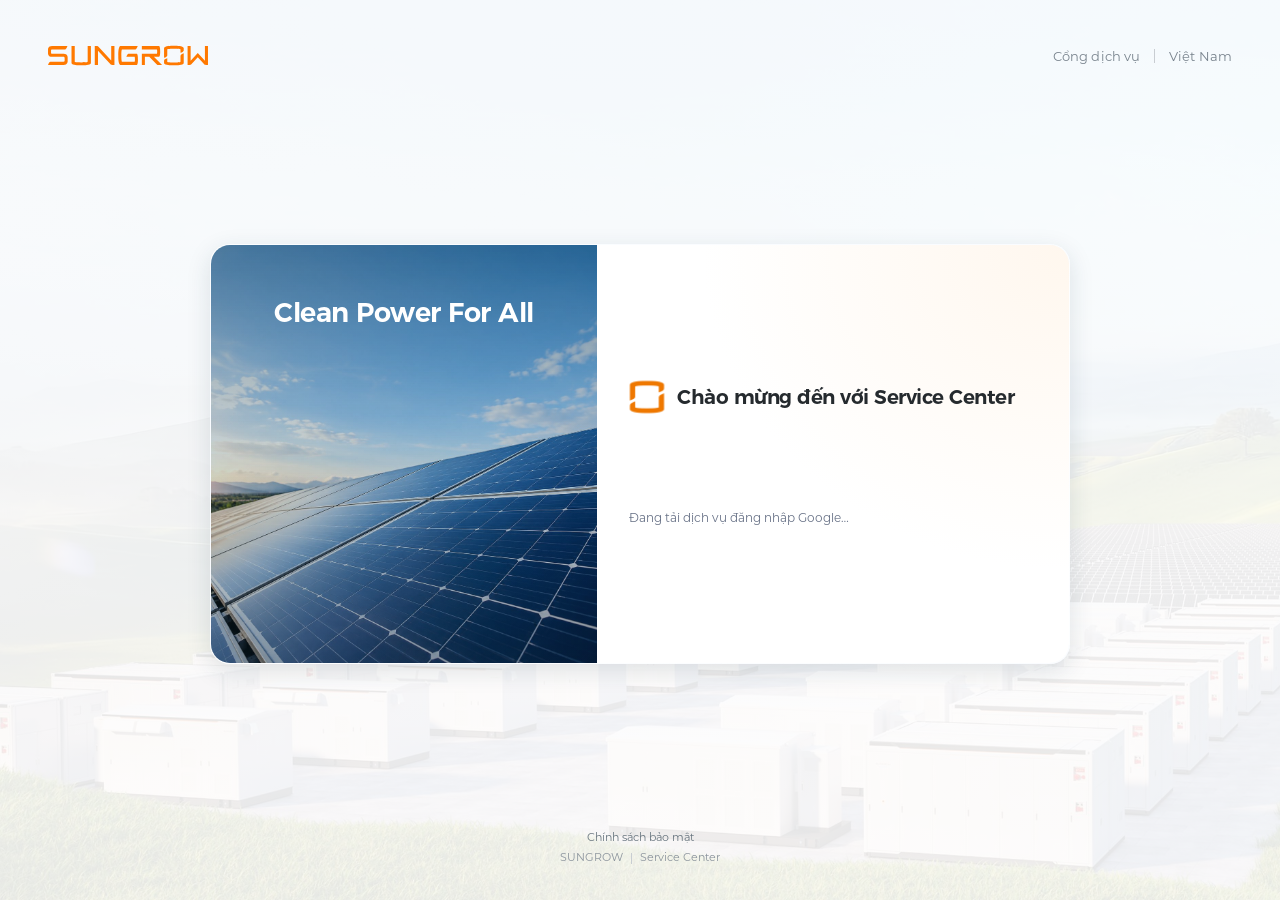
<file: docs/index.html>
<!doctype html><html lang="vi"><head><meta charset="UTF-8"><meta name="viewport" content="width=device-width, initial-scale=1"><title>Sungrow Service Center Dashboard</title><link rel="icon" type="image/png" href="./favicon.png?v=3"><link rel="icon" type="image/svg+xml" href="./favicon-tight.svg?v=1"><link rel="stylesheet" href="sungrow-font.css?v=1"></head><body><style>





#sg-preview{--sg-orange:#ff7900;--sg-navy:#0b2136;--sg-bg:#f3f5f7;--sg-white:#fff;--sg-ink:#172b3a;--sg-muted:#667785;--sg-line:#e5eaee;--sg-radius:10px;font-family:Inter,Arial,sans-serif;color:var(--sg-ink);font-size:13px;line-height:1.5;background:var(--sg-bg);border:1px solid var(--sg-line);border-radius:12px;overflow:hidden;position:relative;color-scheme:light}#sg-preview *{box-sizing:border-box}#sg-preview button,#sg-preview input,#sg-preview select{font:inherit}#sg-preview button{cursor:pointer}#sg-preview .sg-shell{display:grid;grid-template-columns:172px minmax(0,1fr)}#sg-preview .sg-side{background:var(--sg-navy);color:#fff;display:flex;flex-direction:column;padding:26px 14px 20px;gap:28px}#sg-preview .sg-wordmark{font-size:23px;font-weight:800;letter-spacing:-1.2px;padding:0 8px;color:#fff}#sg-preview .sg-wordmark span{color:var(--sg-orange)}#sg-preview .sg-brand small{display:block;font-size:10px;letter-spacing:1.7px;color:#b6c4d0;padding:2px 9px}#sg-preview .sg-nav-label{color:#91a7b9;font-size:10px;letter-spacing:1.5px;margin:0 10px 11px}#sg-preview .sg-nav{display:grid;gap:5px}#sg-preview .sg-nav button{display:flex;align-items:center;gap:10px;border:0;color:#c5d2dc;background:transparent;text-align:left;border-radius:6px;padding:12px 10px;font-size:12px}#sg-preview .sg-nav button[aria-current=page]{background:#263548;color:#fff;box-shadow:inset 3px 0 var(--sg-orange)}#sg-preview .sg-nav button:hover{background:#22374a}#sg-preview svg{width:16px;height:16px}#sg-preview .sg-side-foot{margin-top:auto;border-top:1px solid #304356;padding:18px 8px 0;color:#c3d0db;font-size:11px}#sg-preview .sg-avatar{display:inline-flex;align-items:center;justify-content:center;background:#2c4257;width:29px;height:29px;border-radius:50%;color:#fff;margin-right:7px}#sg-preview .sg-main{min-width:0}#sg-preview .sg-top{padding:14px 24px;display:flex;align-items:center;justify-content:space-between;gap:12px;background:#fff;border-bottom:1px solid var(--sg-line);font-size:11px;color:var(--sg-muted)}#sg-preview .sg-demo{color:#925011;background:#fff4e8;padding:4px 9px;border-radius:4px;white-space:nowrap}#sg-preview .sg-content{padding:24px}#sg-preview .sg-heading{display:flex;justify-content:space-between;align-items:start;gap:15px;margin-bottom:21px}#sg-preview h1{font-size:25px;line-height:1.25;letter-spacing:-.8px;margin:0 0 6px;font-weight:700}#sg-preview .sg-sub{font-size:12px;color:var(--sg-muted);margin:0}#sg-preview .sg-eyebrow{font-size:10px;color:var(--sg-muted);letter-spacing:1.6px;margin-bottom:6px}#sg-preview .sg-controls{display:flex;gap:8px;flex-wrap:wrap;align-items:center}#sg-preview .sg-control,#sg-preview .sg-button{border:1px solid #dce3e9;background:#fff;color:var(--sg-ink);border-radius:6px;padding:8px 10px;min-height:36px;max-width:100%;font-size:12px}#sg-preview .sg-button{display:inline-flex;align-items:center;justify-content:center;gap:7px}#sg-preview .sg-button:hover{border-color:var(--sg-orange);color:#a74b00}#sg-preview .sg-period{font-size:11px;white-space:nowrap;color:var(--sg-muted);margin-top:10px;text-align:right}#sg-preview .sg-kpis{display:grid;grid-template-columns:repeat(4,minmax(0,1fr));gap:12px;margin-bottom:18px}#sg-preview .sg-kpi{padding:16px;background:#fff;border:1px solid var(--sg-line);border-radius:var(--sg-radius);position:relative;overflow:hidden}#sg-preview .sg-kpi:first-child{border-top:3px solid var(--sg-orange);padding-top:14px}#sg-preview .sg-kpi-label{font-size:11px;color:var(--sg-muted);display:flex;justify-content:space-between;gap:4px}#sg-preview .sg-kpi-value{font-size:31px;font-weight:700;letter-spacing:-1px;line-height:1.35;margin:7px 0 3px;font-variant-numeric:tabular-nums}#sg-preview .sg-kpi-value small{font-size:11px;font-weight:400;color:var(--sg-muted);letter-spacing:0}#sg-preview .sg-kpi-note{font-size:10px;color:var(--sg-muted)}#sg-preview .sg-kpi:first-child .sg-kpi-value{color:#da6500}#sg-preview .sg-grid{display:grid;grid-template-columns:1.35fr 1fr;gap:16px;margin-bottom:18px}#sg-preview .sg-panel{background:#fff;border:1px solid var(--sg-line);border-radius:var(--sg-radius);padding:18px;min-width:0}#sg-preview .sg-panel-head{display:flex;align-items:center;justify-content:space-between;gap:10px;margin-bottom:16px}#sg-preview h2{font-size:13px;letter-spacing:-.15px;margin:0;font-weight:650}#sg-preview .sg-caption{color:var(--sg-muted);font-size:10px}#sg-preview .sg-legend{display:flex;gap:12px;font-size:10px;color:var(--sg-muted);align-items:center}#sg-preview .sg-legend span{display:flex;align-items:center;gap:5px}#sg-preview .sg-dot{height:7px;width:7px;border-radius:2px;display:inline-block;background:var(--sg-orange)}#sg-preview .sg-dot.navy{background:#41647e}#sg-preview .sg-chart{height:174px;display:flex;gap:9px;border-bottom:1px solid var(--sg-line);position:relative;padding:22px 4px 0;margin-bottom:25px;background:repeating-linear-gradient(to top,transparent,transparent 42px,#f0f3f6 43px,#f0f3f6 44px)}#sg-preview .sg-chart-group{flex:1;display:flex;align-items:flex-end;justify-content:center;gap:4px;position:relative;min-width:0}#sg-preview .sg-bar{width:25%;max-width:23px;background:var(--sg-orange);border-radius:3px 3px 0 0;position:relative;min-height:2px;transition:height .2s}#sg-preview .sg-bar.out{background:#41647e}#sg-preview .sg-bar b{position:absolute;top:-18px;width:100%;text-align:center;color:var(--sg-muted);font-size:10px;font-weight:500}#sg-preview .sg-month{position:absolute;bottom:-22px;white-space:nowrap;font-size:10px;color:var(--sg-muted)}#sg-preview .sg-errors{display:grid;gap:13px;padding-top:2px}#sg-preview .sg-error-line{display:grid;grid-template-columns:97px 1fr 22px;gap:10px;align-items:center;font-size:11px}#sg-preview .sg-track{height:8px;background:#f3f5f7;border-radius:2px;overflow:hidden}#sg-preview .sg-track i{display:block;height:100%;background:#ffaf68;border-radius:2px}#sg-preview .sg-error-line:first-child i{background:var(--sg-orange)}#sg-preview .sg-error-line b{text-align:right;font-weight:500;font-variant-numeric:tabular-nums}#sg-preview .sg-link{border:0;background:transparent;color:#ac4f00;font-size:11px;padding:4px 0;white-space:nowrap}#sg-preview .sg-table-wrap{overflow-x:auto}#sg-preview table{width:100%;border-collapse:collapse;text-align:left;white-space:nowrap;font-size:11px}#sg-preview th{color:var(--sg-muted);font-size:10px;font-weight:500;padding:10px 10px;background:#f8fafb;border-bottom:1px solid var(--sg-line)}#sg-preview td{padding:12px 10px;border-bottom:1px solid #eef1f4}#sg-preview tbody tr:last-child td{border-bottom:0}#sg-preview tbody tr:hover{background:#fafbfd}#sg-preview .sg-sn{font-weight:600;color:#27465e}#sg-preview .sg-small{display:block;font-size:10px;color:var(--sg-muted);margin-top:2px}#sg-preview .sg-status{display:inline-block;padding:3px 7px;border-radius:4px;font-size:10px;background:#eef3fa;color:#3c6684}#sg-preview .sg-status.wait{background:#fff2df;color:#976013}#sg-preview .sg-status.done{background:#eaf6f0;color:#29734d}#sg-preview .sg-status.test{background:#f2edfa;color:#75569d}#sg-preview .sg-age{font-variant-numeric:tabular-nums}#sg-preview .sg-age.old{color:#b95d24;font-weight:600}#sg-preview .sg-detail-btn{background:transparent;border:0;padding:3px 5px;color:#60788a}#sg-preview .sg-notice{display:flex;gap:8px;align-items:center;border-top:1px solid var(--sg-line);padding-top:12px;margin-top:8px;color:var(--sg-muted);font-size:10px}#sg-preview .sg-tabs{display:flex;gap:4px;padding:4px;background:#e9eef2;border-radius:7px;max-width:max-content;margin-bottom:18px}#sg-preview .sg-tabs button{background:transparent;border:0;border-radius:5px;padding:8px 14px;font-size:12px;color:var(--sg-muted)}#sg-preview .sg-tabs button.active{background:#fff;color:var(--sg-ink);box-shadow:0 1px 3px #142c4214}#sg-preview .sg-footer{display:flex;justify-content:space-between;gap:12px;margin-top:16px;font-size:10px;color:#7a8995}#sg-preview .sg-hidden{display:none!important}#sg-preview .sg-search{width:205px}#sg-preview .sg-toolbar{display:flex;justify-content:space-between;align-items:center;gap:10px;flex-wrap:wrap;margin-bottom:17px}#sg-preview .sg-detail{background:#fff;border:1px solid #cbd7e1;border-radius:var(--sg-radius);padding:20px;margin-top:15px;box-shadow:0 8px 28px #16304c0a}#sg-preview .sg-detail-grid{display:grid;grid-template-columns:repeat(3,1fr);gap:16px;margin-top:18px}#sg-preview .sg-field{font-size:12px}#sg-preview .sg-field span{display:block;color:var(--sg-muted);font-size:10px;margin-bottom:3px}#sg-preview .sg-part-metrics{display:flex;gap:36px;margin:18px 0 22px;padding-bottom:18px;border-bottom:1px solid var(--sg-line)}#sg-preview .sg-part-metrics strong{display:block;font-size:26px;font-weight:650}#sg-preview .sg-quality{display:grid;gap:12px}#sg-preview .sg-quality-item{display:flex;justify-content:space-between;align-items:center;gap:12px;padding:15px;background:#f8fafb;border-radius:6px}#sg-preview .sg-quality-item strong{font-size:21px;color:#b45c17}#sg-preview.sg-dense td{padding-top:8px;padding-bottom:8px}
@media(max-width:850px){#sg-preview .sg-shell{grid-template-columns:140px minmax(0,1fr)}#sg-preview .sg-content{padding:18px}#sg-preview .sg-heading{flex-direction:column}#sg-preview .sg-period{text-align:left}#sg-preview .sg-kpis{gap:8px}#sg-preview .sg-kpi{padding:12px}#sg-preview .sg-kpi-value{font-size:27px}#sg-preview .sg-grid{grid-template-columns:1fr}#sg-preview .sg-chart{height:165px}}@media(max-width:580px){#sg-preview .sg-shell{display:block}#sg-preview .sg-side{padding:14px;gap:12px}#sg-preview .sg-brand{display:flex;align-items:center;gap:10px}#sg-preview .sg-wordmark{font-size:20px}#sg-preview .sg-nav{display:flex;flex-wrap:wrap;gap:3px}#sg-preview .sg-nav button{padding:9px 8px;font-size:11px}#sg-preview .sg-nav svg{display:none}#sg-preview .sg-nav-label,#sg-preview .sg-side-foot{display:none}#sg-preview .sg-content{padding:16px}#sg-preview .sg-top{padding:11px 16px;flex-wrap:wrap}#sg-preview .sg-kpis{grid-template-columns:repeat(2,1fr)}#sg-preview .sg-heading{gap:12px}#sg-preview .sg-controls{width:100%}#sg-preview .sg-control{flex:1;min-width:0}#sg-preview .sg-panel{padding:14px}#sg-preview .sg-detail-grid{grid-template-columns:repeat(2,1fr)}#sg-preview .sg-footer{flex-wrap:wrap}#sg-preview .sg-toolbar .sg-controls{width:100%}#sg-preview .sg-search{width:100%}}@media(prefers-reduced-motion:reduce){#sg-preview .sg-bar{transition:none}}
#sg-preview{--sg-orange:#ff7900;--sg-navy:#1f1f1f;--sg-bg:#f5f5f5;--sg-ink:#262626;--sg-muted:#606060;--sg-line:#e5e5e5;--sg-radius:8px;--sg-orange-ink:#a44800;--sg-orange-soft:#fff2e7;--sg-secondary:#606060;font-family:'Sungrow Montserrat',Montserrat,Arial,sans-serif;font-size:14px;border-color:#dedede;border-radius:10px;line-height:1.5}
#sg-preview .sg-shell{grid-template-columns:190px minmax(0,1fr)}
#sg-preview .sg-side{background:#fff;color:var(--sg-ink);border-right:1px solid var(--sg-line);padding:30px 16px 22px;gap:32px}
#sg-preview .sg-brand{padding:0 4px}
#sg-preview .sg-official-logo{padding:2px 0 12px;line-height:1}
#sg-preview .sg-official-logo svg{display:block;width:150px;height:20px;max-width:100%}
#sg-preview .sg-brand small{padding:0;font-size:11px;letter-spacing:1.25px;color:var(--sg-muted)}
#sg-preview .sg-nav-label{font-size:11px;color:var(--sg-muted);letter-spacing:.65px;margin:0 10px 12px}
#sg-preview .sg-nav{gap:8px}
#sg-preview .sg-nav button{color:#505050;font-size:12px;min-height:44px;padding:12px 10px;gap:9px;line-height:1.45;border-radius:6px;transition:background-color .16s ease,color .16s ease}
#sg-preview .sg-nav button[aria-current=page]{background:var(--sg-orange-soft);color:var(--sg-orange-ink);box-shadow:inset 3px 0 var(--sg-orange);font-weight:600}
#sg-preview .sg-nav button:hover{background:#f4f4f4;color:#262626}
#sg-preview .sg-side-foot{border-color:var(--sg-line);color:#505050;font-size:11px;padding-left:4px;padding-right:4px}
#sg-preview .sg-side-foot>div:last-child{color:var(--sg-muted)!important}
#sg-preview .sg-avatar{color:var(--sg-orange-ink);background:var(--sg-orange-soft);font-weight:600;width:32px;height:32px}
#sg-preview .sg-top{font-size:11px;padding:16px 24px;color:var(--sg-muted)}
#sg-preview .sg-demo{background:#f4f4f4;color:#606060;padding:5px 8px;font-size:11px}
#sg-preview .sg-content{padding:28px 24px 20px}
#sg-preview .sg-heading{flex-wrap:wrap;align-items:center;gap:20px;margin-bottom:24px}
#sg-preview .sg-eyebrow{color:#606060;font-size:11px;letter-spacing:1.1px;margin-bottom:8px}
#sg-preview h1{font-size:27px;line-height:1.3;font-weight:600;letter-spacing:-.7px;margin-bottom:8px}
#sg-preview .sg-sub{font-size:12px;line-height:1.6;max-width:460px}
#sg-preview .sg-controls{gap:8px}
#sg-preview .sg-control,#sg-preview .sg-button{border-color:#b0b0b0;color:#333;font-size:12px;min-height:40px;padding:9px 10px;transition:border-color .16s ease,background-color .16s ease}
#sg-preview .sg-control:disabled{background:#eee;color:#686868;cursor:not-allowed;border-color:#d4d4d4}
#sg-preview .sg-control:hover:not(:disabled){border-color:#606060}
#sg-preview button:focus-visible,#sg-preview input:focus-visible,#sg-preview select:focus-visible{outline:2px solid #a44800;outline-offset:3px}
#sg-preview .sg-control-label{display:flex;flex-direction:column;gap:5px;color:var(--sg-muted);font-size:11px}
#sg-preview .sg-period{font-size:11px;margin-top:8px;color:var(--sg-muted)}
#sg-preview .sg-kpis{gap:12px;margin-bottom:20px}
#sg-preview .sg-kpi{padding:18px 14px;border-top:3px solid #d5d5d5;border-radius:var(--sg-radius)}
#sg-preview .sg-kpi:first-child{padding-top:18px;border-top-color:var(--sg-orange)}
#sg-preview .sg-kpi-label{font-size:12px;line-height:1.45;min-height:35px}
#sg-preview .sg-kpi-value{font-size:34px;font-weight:600;line-height:1.2;letter-spacing:-1px;margin:8px 0}
#sg-preview .sg-kpi:first-child .sg-kpi-value{color:var(--sg-orange-ink)}
#sg-preview .sg-kpi-value small{font-size:11px}
#sg-preview .sg-kpi-note{font-size:11px;line-height:1.6;color:#606060}
#sg-preview .sg-grid{grid-template-columns:1.35fr 1fr;gap:16px;margin-bottom:20px}
#sg-preview .sg-panel{padding:20px 16px;border-color:#e3e3e3}
#sg-preview .sg-panel-head{align-items:flex-start;margin-bottom:20px}
#sg-preview h2{font-size:14px;font-weight:600;line-height:1.5;letter-spacing:-.2px}
#sg-preview .sg-caption{font-size:11px;line-height:1.6;color:var(--sg-muted)}
#sg-preview .sg-legend{font-size:11px;gap:10px;flex-wrap:wrap}
#sg-preview .sg-dot.navy,#sg-preview .sg-bar.out{background:var(--sg-secondary)}
#sg-preview .sg-chart{background:repeating-linear-gradient(to top,transparent,transparent 42px,#eeeeee 43px,#eeeeee 44px);height:182px;margin-top:2px;gap:7px}
#sg-preview .sg-bar{transition:none}
#sg-preview .sg-bar b,#sg-preview .sg-month{font-size:11px;color:#606060}
#sg-preview .sg-errors{gap:18px}
#sg-preview .sg-error-line{font-size:12px;grid-template-columns:110px 1fr 20px;gap:8px;line-height:1.5}
#sg-preview .sg-track{height:7px;background:#f0f0f0}
#sg-preview .sg-track i{background:#ffa85a}
#sg-preview .sg-link{color:var(--sg-orange-ink);font-size:12px;line-height:1.5;min-height:32px;text-decoration:underline;text-underline-offset:4px}
#sg-preview .sg-table-wrap{border-radius:5px}
#sg-preview table{font-size:12px;line-height:1.6}
#sg-preview th{font-size:11px;background:#f6f6f6;color:#606060;letter-spacing:0;padding:10px 8px;white-space:normal;font-weight:500}
#sg-preview td{padding:13px 8px;border-color:#eee;white-space:normal}
#sg-preview td:nth-child(1){min-width:125px}
#sg-preview td:nth-child(2){min-width:112px}
#sg-preview tbody tr:hover{background:#fff8f1}
#sg-preview .sg-sn{color:#262626;font-weight:600}
#sg-preview .sg-small{color:#606060;font-size:11px;line-height:1.55}
#sg-preview .sg-status{font-size:11px;line-height:1.5;background:#eeeeee;color:#505050;padding:4px 7px;white-space:normal;min-width:65px}
#sg-preview .sg-status.wait{background:#fff1e1;color:#934400}
#sg-preview .sg-status.done{background:#eaf4ee;color:#296344}
#sg-preview .sg-status.test{background:#eef1f4;color:#435b6b}
#sg-preview .sg-age{white-space:nowrap}
#sg-preview .sg-age.old{color:#a44800}
#sg-preview .sg-detail-btn{width:32px;height:32px;border:1px solid #b0b0b0;border-radius:5px;color:#505050;background:#fff;font-size:16px}
#sg-preview .sg-device-table{table-layout:fixed;min-width:860px}
#sg-preview .sg-device-table th,#sg-preview .sg-device-table td{overflow:hidden;text-overflow:ellipsis}
#sg-preview .sg-device-table th:last-child,#sg-preview .sg-device-table td:last-child{text-align:center}
#sg-preview .sg-device-table .sg-action-cell{padding-left:4px;padding-right:4px;overflow:visible}
#sg-preview .sg-ticket-footer{display:flex;align-items:center;justify-content:space-between;gap:16px;margin-top:14px;flex-wrap:wrap}#sg-preview .sg-ticket-paging{display:flex;align-items:center;gap:7px;margin-left:auto}#sg-preview .sg-ticket-paging label{display:flex;align-items:center;gap:7px;color:var(--sg-muted);font-size:11px}#sg-preview .sg-ticket-paging select{width:72px!important;height:34px!important;min-height:34px!important;padding:6px 27px 6px 9px!important;font-size:11px!important}#sg-preview .sg-ticket-pages{display:flex;align-items:center;gap:4px}#sg-preview .sg-ticket-page{width:auto!important;min-width:34px!important;height:34px!important;min-height:34px!important;padding:0 8px!important;border:1px solid transparent;border-radius:6px;background:#fff;color:#59636d;font-size:11px!important;line-height:32px!important}#sg-preview .sg-ticket-page:hover{border-color:#d2d7dc}#sg-preview .sg-ticket-page.active{border-color:var(--sg-orange);background:#fff7ef;color:#a64b00}#sg-preview .sg-ticket-page:disabled{opacity:.45;cursor:not-allowed}#sg-preview .sg-ticket-ellipsis{padding:0 3px;color:var(--sg-muted)}#sg-preview .sg-detail-parts{margin-top:20px;padding-top:16px;border-top:1px solid var(--sg-line)}#sg-preview .sg-detail-parts h3{margin:0 0 10px;font-size:12px}#sg-preview .sg-parts-inline{display:flex;align-items:center;gap:8px;flex-wrap:wrap}#sg-preview .sg-part-chip{display:inline-flex;align-items:center;gap:10px;max-width:100%;padding:8px 11px;border:1px solid #eadfd4;border-radius:7px;background:#fff8f1;color:#4c443d}#sg-preview .sg-part-chip strong{color:#9d4a09;font-size:11px}#sg-preview .sg-part-chip span{font-size:10px;color:var(--sg-muted);white-space:nowrap}
#sg-preview .sg-notice{font-size:11px;line-height:1.7;align-items:flex-start;color:#606060}
#sg-preview .sg-tabs{background:#ececec;padding:4px;gap:4px}
#sg-preview .sg-tabs button{font-size:13px;padding:10px 16px;min-height:40px;color:#606060}
#sg-preview .sg-tabs button.active{color:var(--sg-orange-ink);font-weight:600}
#sg-preview .sg-part-metrics strong{font-size:30px;font-weight:600}
#sg-preview .sg-field{font-size:13px}
#sg-preview .sg-field span{font-size:11px}
#sg-preview .sg-quality-item{background:#f6f6f6;font-size:13px}
#sg-preview .sg-quality-item strong{color:var(--sg-orange-ink)}
#sg-preview .sg-footer{font-size:11px;color:#606060;flex-wrap:wrap;line-height:1.6}
@media(max-width:900px){#sg-preview .sg-grid{grid-template-columns:1fr}#sg-preview .sg-errors{gap:13px}#sg-preview .sg-error-line{grid-template-columns:125px 1fr 25px}#sg-preview .sg-heading{align-items:flex-start}#sg-preview .sg-period{text-align:left}}
@media(max-width:760px){#sg-preview .sg-shell{grid-template-columns:165px minmax(0,1fr)}#sg-preview .sg-side{padding-left:12px;padding-right:12px}#sg-preview .sg-official-logo svg{width:137px;height:auto}#sg-preview .sg-content{padding:22px 16px}#sg-preview .sg-kpis{grid-template-columns:repeat(2,minmax(0,1fr))}#sg-preview .sg-kpi-label{min-height:0}#sg-preview .sg-nav button{font-size:11px;padding:10px 8px}#sg-preview .sg-nav-label{font-size:10px}}
@media(max-width:580px){#sg-preview .sg-shell{display:block}#sg-preview .sg-side{padding:22px 16px 12px;gap:20px;border-right:0;border-bottom:1px solid var(--sg-line)}#sg-preview .sg-brand{justify-content:space-between;gap:16px;display:flex;align-items:center}#sg-preview .sg-official-logo{padding:0}#sg-preview .sg-official-logo svg{width:142px;height:auto}#sg-preview .sg-brand small{font-size:10px;letter-spacing:.8px}#sg-preview .sg-nav{display:grid;grid-template-columns:1fr 1fr;gap:8px}#sg-preview .sg-nav button{font-size:12px;min-height:44px;justify-content:center;padding:10px 8px}#sg-preview .sg-nav button[aria-current=page]{box-shadow:inset 0 -2px var(--sg-orange)}#sg-preview .sg-top{padding:12px 16px;gap:8px}#sg-preview .sg-content{padding:22px 16px}#sg-preview h1{font-size:25px}#sg-preview .sg-control-label{flex:1;min-width:0}#sg-preview .sg-control{font-size:16px;min-height:44px;max-width:100%;padding:8px}#sg-preview .sg-control-label select{font-size:12px}#sg-preview .sg-heading{gap:16px}#sg-preview .sg-heading>div{width:100%}#sg-preview .sg-period{font-size:11px}#sg-preview .sg-kpi-value{font-size:31px}#sg-preview .sg-kpi-note{min-height:34px}#sg-preview .sg-panel-head{flex-wrap:wrap;gap:12px}#sg-preview .sg-panel{padding:16px 12px}#sg-preview .sg-error-line{grid-template-columns:112px 1fr 22px}#sg-preview .sg-chart{gap:6px}#sg-preview .sg-bar{width:29%}#sg-preview .sg-legend{font-size:11px}#sg-preview .sg-part-metrics{gap:24px}#sg-preview .sg-detail-btn{width:44px;height:44px}#sg-preview .sg-tabs button,#sg-preview .sg-button{min-height:44px}#sg-preview .sg-link{min-height:44px;display:inline-flex;align-items:center}}
@media(prefers-reduced-motion:reduce){#sg-preview *{transition:none!important}}

#sg-preview .sg-model-panel{margin-bottom:18px;padding:22px 18px;border-top:3px solid var(--sg-orange)}
#sg-preview .sg-model-total{display:block;font-size:13px;font-weight:600;white-space:nowrap;background:#f5f5f5;border-radius:5px;padding:8px 10px}
#sg-preview .sg-model-tools{display:flex;gap:24px;align-items:flex-start;margin-bottom:20px;flex-wrap:wrap}
#sg-preview .sg-model-label{display:block;font-size:11px;color:#606060;margin-bottom:5px}
#sg-preview .sg-model-units{margin-bottom:0;min-height:40px;padding:3px}
#sg-preview .sg-model-units button{padding:7px 12px;min-height:34px;font-size:12px}
#sg-preview .sg-model-layout{display:grid;grid-template-columns:minmax(0,1.45fr) minmax(0,1fr);gap:24px}
#sg-preview .sg-model-colhead{display:flex;justify-content:space-between;font-size:11px;color:#606060;padding:0 0 8px;border-bottom:1px solid #e5e5e5;margin-bottom:6px}
#sg-preview .sg-model-row{display:grid;grid-template-columns:110px minmax(35px,1fr) 85px;align-items:center;gap:10px;width:100%;padding:11px 4px;min-height:44px;text-align:left;border:0;background:transparent;border-radius:4px;color:#262626;font-size:12px}
#sg-preview .sg-model-row:hover{background:#fff7ef}
#sg-preview .sg-model-row[aria-pressed=true]{background:#fff2e7}
#sg-preview .sg-model-row[aria-pressed=true] .sg-model-name{font-weight:600;color:#a44800}
#sg-preview .sg-model-name{overflow-wrap:anywhere}
#sg-preview .sg-model-track{background:#ededed;height:9px;border-radius:2px;overflow:hidden}
#sg-preview .sg-model-track i{height:100%;display:block;background:#ffad65;border-radius:2px}
#sg-preview .sg-model-row[aria-pressed=true] i{background:#ff7900}
#sg-preview .sg-model-row.unknown i{background:#8c8c8c}
#sg-preview .sg-model-value{text-align:right;font-variant-numeric:tabular-nums;font-size:11px;white-space:nowrap}
#sg-preview .sg-model-value strong{font-size:13px;margin-right:8px}
#sg-preview .sg-model-denominator{margin-top:12px;line-height:1.7}
#sg-preview .sg-model-insight{background:#f7f7f7;border-radius:6px;padding:18px;min-width:0;align-self:start}
#sg-preview .sg-model-insight h3{font-size:17px;font-weight:600;margin:4px 0 12px;overflow-wrap:anywhere}
#sg-preview .sg-model-selected-number{font-size:28px;font-weight:600;font-variant-numeric:tabular-nums;margin:8px 0 14px;line-height:1.2}
#sg-preview .sg-model-selected-number small{font-size:11px;color:#606060;font-weight:400}
#sg-preview .sg-model-center-line{display:flex;justify-content:space-between;gap:10px;padding:9px 0;border-bottom:1px solid #e0e0e0;font-size:12px}
#sg-preview .sg-model-insight .sg-link{white-space:normal;margin-top:12px;font-size:11px}
#sg-preview .sg-model-insight .sg-caption{line-height:1.7}
#sg-preview .sg-center-compare{margin-bottom:18px;padding:16px 18px}
#sg-preview .sg-center-compare summary{cursor:pointer;list-style:none;display:flex;justify-content:space-between;gap:12px;align-items:center;font-size:13px;font-weight:600;min-height:30px}
#sg-preview .sg-center-compare summary::after{content:'+';font-size:22px;color:#a44800}
#sg-preview .sg-center-compare[open] summary::after{content:'−'}
#sg-preview .sg-center-compare summary .sg-caption{margin-left:auto;font-weight:400}
#sg-preview .sg-center-compare[open] .sg-table-wrap{margin-top:16px}
#sg-preview .sg-model-insight .sg-caption strong{font-weight:600;color:#333}
#sg-preview .sg-model-filter-note{font-size:11px;color:#606060;margin-bottom:12px}
@media(max-width:1050px){#sg-preview .sg-model-layout{grid-template-columns:minmax(0,1.4fr) minmax(0,1fr);gap:16px}#sg-preview .sg-model-row{grid-template-columns:95px minmax(25px,1fr) 81px;gap:8px;font-size:11px}#sg-preview .sg-model-insight{padding:14px}}
@media(max-width:760px){#sg-preview .sg-model-layout{grid-template-columns:1fr}#sg-preview .sg-model-row{grid-template-columns:110px minmax(35px,1fr) 85px;font-size:12px}#sg-preview .sg-model-insight{padding:16px}#sg-preview .sg-model-tools{gap:16px}}
@media(max-width:580px){#sg-preview .sg-model-panel{padding:18px 12px}#sg-preview .sg-model-row{grid-template-columns:91px minmax(24px,1fr) 78px;font-size:11px}#sg-preview .sg-model-total{font-size:12px}#sg-preview .sg-model-tools{display:grid;grid-template-columns:1fr;gap:12px}#sg-preview .sg-model-units{max-width:100%}#sg-preview .sg-model-units button{flex:1;min-height:44px;font-size:12px;padding:8px 10px}#sg-preview .sg-model-type{font-size:14px}#sg-preview .sg-center-compare summary{min-height:44px}#sg-preview .sg-center-compare summary .sg-caption{display:none}}

#sg-preview .sg-center-summary{display:grid;grid-template-columns:repeat(4,minmax(0,1fr));gap:12px;margin-bottom:18px}
#sg-preview .sg-center-summary-item{background:#fff;border:1px solid var(--sg-line);border-top:3px solid #d5d5d5;border-radius:var(--sg-radius);padding:16px 14px}
#sg-preview .sg-center-summary-item:first-child{border-top-color:var(--sg-orange)}
#sg-preview .sg-center-summary-item span{display:block;color:var(--sg-muted);font-size:11px;line-height:1.5}
#sg-preview .sg-center-summary-item strong{display:block;font-size:29px;line-height:1.25;margin:6px 0 3px;font-weight:600}
#sg-preview .sg-center-health-panel{margin-bottom:18px}
#sg-preview .sg-health-legend{display:flex;gap:12px;flex-wrap:wrap;color:#606060;font-size:11px}
#sg-preview .sg-health-legend span{display:flex;align-items:center;gap:5px}
#sg-preview .sg-health-dot{width:8px;height:8px;border-radius:50%;display:inline-block}
#sg-preview .sg-health-dot.good{background:#2f7a52}#sg-preview .sg-health-dot.watch{background:#c56b0b}#sg-preview .sg-health-dot.action{background:#b63d35}
#sg-preview .sg-center-health-grid{display:grid;grid-template-columns:repeat(4,minmax(0,1fr));gap:10px}
#sg-preview .sg-center-card{border:1px solid #dedede;background:#fff;border-radius:6px;padding:14px;text-align:left;color:#262626;min-height:160px;transition:border-color .16s ease,background-color .16s ease}
#sg-preview .sg-center-card:hover{border-color:#8b8b8b;background:#fafafa}#sg-preview .sg-center-card[aria-pressed=true]{border-color:#ff7900;background:#fff7ef}
#sg-preview .sg-center-card-head{display:flex;justify-content:space-between;gap:8px;align-items:flex-start}
#sg-preview .sg-center-card h3{font-size:13px;font-weight:600;line-height:1.5;margin:0;overflow-wrap:anywhere}
#sg-preview .sg-health-label{font-size:10px;padding:3px 6px;border-radius:4px;white-space:nowrap}
#sg-preview .sg-health-label.good{background:#e8f3ed;color:#296344}#sg-preview .sg-health-label.watch{background:#fff1df;color:#8a4b08}#sg-preview .sg-health-label.action{background:#faeae8;color:#98342f}
#sg-preview .sg-center-card-metrics{display:grid;grid-template-columns:1fr 1fr;gap:10px;margin-top:15px}
#sg-preview .sg-center-card-metrics span{display:block;color:#606060;font-size:10px;line-height:1.45}
#sg-preview .sg-center-card-metrics strong{font-size:17px;line-height:1.35;font-weight:600;font-variant-numeric:tabular-nums}
#sg-preview .sg-center-card-reason{font-size:10px;color:#606060;line-height:1.55;margin-top:12px;border-top:1px solid #eee;padding-top:9px}
#sg-preview .sg-center-layout{display:grid;grid-template-columns:minmax(0,1.55fr) minmax(260px,.65fr);gap:16px;margin-bottom:18px}
#sg-preview .sg-center-detail{align-self:start;background:#fff}#sg-preview .sg-center-detail h3{font-size:18px;font-weight:600;margin:3px 0 14px}
#sg-preview .sg-detail-status{display:flex;align-items:center;gap:7px;font-size:11px;margin-bottom:16px}
#sg-preview .sg-detail-block{border-top:1px solid #e5e5e5;padding:13px 0}#sg-preview .sg-detail-block:first-of-type{border-top:0;padding-top:0}
#sg-preview .sg-detail-block strong{display:block;font-size:12px;margin-bottom:5px}#sg-preview .sg-detail-block p{margin:0;font-size:11px;color:#606060;line-height:1.7}
#sg-preview .sg-center-month-table th,#sg-preview .sg-center-month-table td{text-align:right;white-space:nowrap}#sg-preview .sg-center-month-table th:first-child,#sg-preview .sg-center-month-table td:first-child{text-align:left;white-space:normal;min-width:140px}
#sg-preview .sg-delta.up{color:#b13c34}#sg-preview .sg-delta.down{color:#2f704d}#sg-preview .sg-data-ok{color:#2f704d}#sg-preview .sg-data-low{color:#a44800}
#sg-preview .sg-monthly-trend{margin-bottom:18px}
#sg-preview .sg-center-trend{display:grid;grid-template-columns:repeat(6,minmax(0,1fr));height:205px;gap:12px;border-bottom:1px solid #dcdcdc;background:repeating-linear-gradient(to top,transparent,transparent 50px,#eee 51px,#eee 52px);padding:18px 8px 0;margin-bottom:28px}
#sg-preview .sg-trend-month{display:flex;gap:3px;align-items:flex-end;justify-content:center;position:relative}.sg-trend-bar{width:18%;max-width:16px;min-height:3px;border-radius:2px 2px 0 0;background:#ff7900}
#sg-preview .sg-trend-bar:nth-child(2){background:#606060}#sg-preview .sg-trend-bar:nth-child(3){background:#9a9a9a}#sg-preview .sg-trend-bar:nth-child(4){background:#c4c4c4}
#sg-preview .sg-trend-month-label{position:absolute;bottom:-24px;color:#606060;font-size:11px}
#sg-preview .sg-center-method{background:#fff7ef;border-left:3px solid #ff7900;padding:14px 16px;font-size:11px;line-height:1.75;color:#505050}.sg-center-method strong{color:#333}
@media(max-width:900px){#sg-preview .sg-center-health-grid{grid-template-columns:1fr 1fr}#sg-preview .sg-center-layout{grid-template-columns:1fr}#sg-preview .sg-center-detail{display:grid;grid-template-columns:1fr 1fr;gap:0 20px}#sg-preview .sg-center-detail h3,#sg-preview .sg-detail-status{grid-column:1/-1}}
@media(max-width:760px){#sg-preview .sg-center-summary{grid-template-columns:1fr 1fr}#sg-preview .sg-center-card{min-height:150px}#sg-preview .sg-center-trend{gap:7px}}
@media(max-width:580px){#sg-preview .sg-center-health-grid{grid-template-columns:1fr}#sg-preview .sg-center-summary{grid-template-columns:1fr 1fr;gap:8px}#sg-preview .sg-center-summary-item{padding:13px 10px}#sg-preview .sg-center-summary-item strong{font-size:25px}#sg-preview .sg-center-card{min-height:0}#sg-preview .sg-center-card-metrics{grid-template-columns:repeat(4,1fr)}#sg-preview .sg-center-card-metrics strong{font-size:15px}#sg-preview .sg-center-detail{display:block}#sg-preview .sg-health-legend{gap:8px}#sg-preview .sg-center-trend{height:180px;gap:4px;padding-left:0;padding-right:0}#sg-preview .sg-trend-bar{width:20%;max-width:12px}}

</style>
<style id="sg-management-refresh">
#sg-preview{font-size:16px;line-height:1.58}
#sg-preview .sg-shell{grid-template-columns:214px minmax(0,1fr)}
#sg-preview .sg-side{padding:32px 18px 24px}
#sg-preview .sg-nav-label,#sg-preview .sg-brand small{font-size:12px}
#sg-preview .sg-nav button{font-size:14px;min-height:50px;padding:13px 12px}
#sg-preview .sg-top{font-size:13px;padding:16px 28px}
#sg-preview .sg-content{padding:32px 30px 24px}
#sg-preview h1{font-size:34px;line-height:1.18;margin-bottom:10px}
#sg-preview .sg-sub{font-size:15px;max-width:680px}
#sg-preview .sg-eyebrow{font-size:12px}
#sg-preview .sg-control-label{font-size:13px}
#sg-preview .sg-control,#sg-preview .sg-button{font-size:14px;min-height:46px;padding:10px 12px}
#sg-preview .sg-period{font-size:13px}
#sg-preview .sg-kpis{gap:16px;margin-bottom:22px}
#sg-preview .sg-kpi{padding:22px 18px;min-height:158px;display:flex;flex-direction:column}
#sg-preview .sg-kpi:first-child{padding-top:22px}
#sg-preview .sg-kpi-label{font-size:14px;min-height:0}
#sg-preview .sg-kpi-value{font-size:42px;margin:12px 0 8px}
#sg-preview .sg-kpi-value small{font-size:13px}
#sg-preview .sg-kpi-note{font-size:13px;line-height:1.5;margin-top:auto}
#sg-preview .sg-kpi-change{display:inline-flex;margin-left:5px;font-weight:600}
#sg-preview .sg-kpi-change.good{color:#2f704d}
#sg-preview .sg-kpi-change.bad{color:#a33b34}
#sg-preview .sg-kpi-change.neutral{color:#606060}
#sg-preview .sg-panel{padding:24px 22px}
#sg-preview .sg-panel-head{margin-bottom:22px}
#sg-preview h2{font-size:18px;line-height:1.4}
#sg-preview .sg-caption,#sg-preview .sg-legend{font-size:13px}
#sg-preview .sg-grid{gap:20px;margin-bottom:22px}
#sg-preview .sg-error-line{font-size:14px;grid-template-columns:145px 1fr 28px}
#sg-preview table{font-size:14px;line-height:1.55}
#sg-preview th{font-size:12px;padding:13px 12px}
#sg-preview td{padding:15px 12px}
#sg-preview .sg-small,#sg-preview .sg-status,#sg-preview .sg-notice,#sg-preview .sg-footer{font-size:12px}
#sg-preview .sg-model-panel{margin-bottom:22px;padding:26px 22px}
#sg-preview .sg-model-row{font-size:14px;grid-template-columns:150px minmax(60px,1fr) 105px;padding:13px 6px}
#sg-preview .sg-model-value{font-size:13px}
#sg-preview .sg-model-insight h3{font-size:20px}
#sg-preview .sg-model-selected-number{font-size:34px}
#sg-preview .sg-center-summary{gap:16px;margin-bottom:22px}
#sg-preview .sg-center-summary-item{padding:20px 18px}
#sg-preview .sg-center-summary-item span{font-size:13px}
#sg-preview .sg-center-summary-item strong{font-size:36px}
#sg-preview .sg-center-health-grid{grid-template-columns:repeat(2,minmax(0,1fr));gap:16px}
#sg-preview .sg-center-card{padding:20px;min-height:190px}
#sg-preview .sg-center-card h3{font-size:16px}
#sg-preview .sg-health-label{font-size:12px;padding:5px 8px}
#sg-preview .sg-center-card-metrics span{font-size:12px}
#sg-preview .sg-center-card-metrics strong{font-size:22px}
#sg-preview .sg-center-card-reason{font-size:12px}
#sg-preview .sg-month-compare{margin-bottom:22px;border-top:3px solid var(--sg-orange)}
#sg-preview .sg-month-compare-grid{display:grid;grid-template-columns:repeat(4,minmax(0,1fr));gap:12px;margin-bottom:20px}
#sg-preview .sg-month-compare-item{background:#f7f7f7;border-radius:7px;padding:15px}
#sg-preview .sg-month-compare-item span{display:block;color:var(--sg-muted);font-size:12px}
#sg-preview .sg-month-compare-item strong{display:block;font-size:23px;margin:5px 0}
#sg-preview .sg-month-compare-item small{font-size:12px;color:var(--sg-muted)}
#sg-preview .sg-trend-badge{display:inline-flex;padding:4px 7px;border-radius:4px;font-size:12px;font-weight:600;white-space:nowrap}
#sg-preview .sg-trend-badge.good{background:#e8f3ed;color:#296344}
#sg-preview .sg-trend-badge.bad{background:#faeae8;color:#98342f}
#sg-preview .sg-trend-badge.neutral{background:#ededed;color:#505050}
#sg-preview .sg-compare-note{margin-top:14px;padding:12px 14px;background:#fff7ef;border-left:3px solid var(--sg-orange);font-size:12px;color:#555}
#sg-preview .sg-live-text{font-size:12px!important}
@media(max-width:1050px){#sg-preview .sg-shell{grid-template-columns:190px minmax(0,1fr)}#sg-preview .sg-kpis,#sg-preview .sg-month-compare-grid{grid-template-columns:repeat(2,minmax(0,1fr))}}
@media(max-width:760px){#sg-preview .sg-content{padding:24px 18px}#sg-preview h1{font-size:29px}#sg-preview .sg-center-health-grid{grid-template-columns:1fr}#sg-preview .sg-kpi-value{font-size:36px}}
@media(max-width:580px){#sg-preview .sg-kpis,#sg-preview .sg-month-compare-grid{grid-template-columns:1fr}#sg-preview .sg-kpi{min-height:132px}#sg-preview .sg-panel{padding:18px 14px}}
</style><style id="sg-onepage-overview">
#sg-preview .sg-command-grid{display:grid;grid-template-columns:minmax(0,1.6fr) minmax(240px,.78fr) minmax(240px,.78fr);gap:14px}
#sg-preview .sg-command-centers{grid-column:1/3}
#sg-preview .sg-command-attention{grid-column:3}
#sg-preview .sg-command-model{grid-column:1}
#sg-preview .sg-command-errors{grid-column:2}
#sg-preview .sg-command-parts{grid-column:3}
#sg-preview .sg-overview-hidden,#sg-preview .sg-overview-data-hooks,#sg-preview #sg-overview .sg-month-compare-grid,#sg-preview #sg-overview .sg-compare-note{display:none!important}
#sg-preview .sg-command-select{margin:-12px 0 8px;max-width:185px}
#sg-preview .sg-command-select .sg-control{min-height:34px;padding:5px 8px}
#sg-preview .sg-command-model .sg-model-row:nth-child(n+6),#sg-preview .sg-command-errors .sg-error-line:nth-child(n+6),#sg-preview #sg-overview-part-table tbody tr:nth-child(n+5),#sg-preview .sg-command-attention tbody tr:nth-child(n+5){display:none}
#sg-preview .sg-overview-part-metrics{display:flex;align-items:baseline;gap:8px;margin:-4px 0 10px}
#sg-preview .sg-overview-part-metrics strong{font-size:30px;line-height:1}
#sg-preview .sg-overview-part-metrics span{font-size:12px;color:var(--sg-muted)}
#sg-preview .sg-command-attention table th:nth-child(2),#sg-preview .sg-command-attention table td:nth-child(2){display:none}
@media(min-width:1101px) and (min-height:650px){
 html,body{height:100%;margin:0;overflow:hidden}
 #sg-preview{height:100vh;border-radius:0}
 #sg-preview .sg-shell,#sg-preview .sg-main{height:100%;min-height:0;overflow:hidden}#sg-preview .sg-shell{grid-template-rows:minmax(0,1fr)}
 #sg-preview .sg-main{display:flex;flex-direction:column}
 #sg-preview .sg-top{flex:0 0 54px;padding:10px 24px}
 #sg-preview .sg-content{flex:1;min-height:0;overflow:auto;padding:14px 20px 10px}
 #sg-preview:has(#sg-overview:not(.sg-hidden)) .sg-content{overflow:hidden;display:flex;flex-direction:column}
 #sg-preview:has(#sg-overview:not(.sg-hidden)) .sg-heading{margin-bottom:10px;gap:12px;align-items:center}
 #sg-preview:has(#sg-overview:not(.sg-hidden)) h1{font-size:27px;margin-bottom:3px}
 #sg-preview:has(#sg-overview:not(.sg-hidden)) .sg-sub{font-size:12px}
 #sg-preview:has(#sg-overview:not(.sg-hidden)) .sg-eyebrow{font-size:10px;margin-bottom:3px}
 #sg-preview:has(#sg-overview:not(.sg-hidden)) .sg-control-label{font-size:10px;gap:2px}
 #sg-preview:has(#sg-overview:not(.sg-hidden)) .sg-control{font-size:12px;min-height:34px;padding:5px 8px}
 #sg-preview:has(#sg-overview:not(.sg-hidden)) .sg-period{font-size:10px;margin-top:3px}
 #sg-preview #sg-overview:not(.sg-hidden){display:flex;flex-direction:column;flex:1;min-height:0}
 #sg-preview #sg-overview .sg-kpis{flex:0 0 106px;margin-bottom:12px;gap:12px}
 #sg-preview #sg-overview .sg-kpi{min-height:0;padding:13px 15px}
 #sg-preview #sg-overview .sg-kpi:first-child{padding-top:13px}
 #sg-preview #sg-overview .sg-kpi-label{font-size:12px}
 #sg-preview #sg-overview .sg-kpi-value{font-size:34px;margin:5px 0 2px;line-height:1.1}
 #sg-preview #sg-overview .sg-kpi-note{font-size:10px}
 #sg-preview #sg-overview .sg-command-grid{flex:1;min-height:0;grid-template-rows:minmax(245px,1.15fr) minmax(205px,.85fr)}
 #sg-preview #sg-overview .sg-panel{padding:13px 14px;min-height:0;overflow:hidden}
 #sg-preview #sg-overview .sg-panel-head{margin-bottom:9px}
 #sg-preview #sg-overview h2{font-size:14px}
 #sg-preview #sg-overview .sg-caption,#sg-preview #sg-overview .sg-link{font-size:10px}
 #sg-preview #sg-overview table{font-size:11px;line-height:1.3}
 #sg-preview #sg-overview th{font-size:9px;padding:6px 7px}
 #sg-preview #sg-overview td{padding:7px}
 #sg-preview #sg-overview .sg-small{font-size:9px;line-height:1.25}
 #sg-preview #sg-overview .sg-trend-badge{font-size:9px;padding:3px 5px}
 #sg-preview #sg-overview .sg-model-total{font-size:10px;padding:4px 6px}
 #sg-preview #sg-overview .sg-model-row{grid-template-columns:92px minmax(35px,1fr) 68px;min-height:30px;padding:5px 2px;font-size:10px;gap:6px}
 #sg-preview #sg-overview .sg-model-value,#sg-preview #sg-overview .sg-model-value strong{font-size:10px}
 #sg-preview #sg-overview .sg-model-track{height:7px}
 #sg-preview #sg-overview .sg-errors{gap:9px}
 #sg-preview #sg-overview .sg-error-line{grid-template-columns:92px 1fr 20px;font-size:10px;gap:6px}
 #sg-preview #sg-overview .sg-overview-part-metrics strong{font-size:26px}
 #sg-preview #sg-overview .sg-footer{display:none}
}
@media(max-width:1100px){
 #sg-preview .sg-command-grid{grid-template-columns:1fr}
 #sg-preview .sg-command-centers,#sg-preview .sg-command-attention,#sg-preview .sg-command-model,#sg-preview .sg-command-errors,#sg-preview .sg-command-parts{grid-column:1}
}
</style>
<div id="sg-preview" aria-label="Bản xem trước Sungrow Service Center" hidden>
 <div class="sg-shell">
  <aside class="sg-side">
   <div class="sg-brand"><div class="sg-official-logo"><svg role="img" aria-label="Sungrow" xmlns="http://www.w3.org/2000/svg" width="150" height="20" viewBox="0 0 150 20" fill="none">
  <g clip-path="url(#clip0_63_2112)">
    <path d="M147.137 1.01562V14.6967L140.438 7.52459L133.739 14.6967V1.01562H130.879V18.7829H132.844C133.095 18.783 133.342 18.7317 133.572 18.632C133.801 18.5323 134.008 18.3865 134.18 18.2036L140.433 11.5136L146.687 18.2036C146.858 18.3865 147.064 18.5323 147.294 18.632C147.524 18.7317 147.772 18.783 148.022 18.7829H149.994V1.01562H147.137Z" fill="#FF7900"/>
    <path d="M14.6669 8.29631H3.74381C3.62343 8.29885 3.50378 8.27703 3.39206 8.23213C3.28033 8.18722 3.17886 8.12017 3.09372 8.03504C3.00859 7.9499 2.94154 7.84843 2.89663 7.7367C2.85173 7.62498 2.82988 7.50533 2.83242 7.38495V5.077C2.82988 4.95662 2.85173 4.83696 2.89663 4.72525C2.94154 4.61353 3.00859 4.51205 3.09372 4.42692C3.17886 4.34177 3.28033 4.27472 3.39206 4.22982C3.50378 4.18492 3.62343 4.1631 3.74381 4.16564H15.6166C15.9184 4.16725 16.2158 4.09333 16.4818 3.95059C16.7478 3.80784 16.9738 3.60082 17.1393 3.34839C17.6057 2.62541 17.9671 1.84002 18.2131 1.01562H3.74381C1.92379e-05 1.01562 0 4.27114 0 4.27114V7.86389C0 7.86389 1.92379e-05 11.1194 3.74381 11.1194H14.6669C14.7873 11.1168 14.9069 11.1388 15.0186 11.1837C15.1303 11.2286 15.2318 11.2956 15.317 11.3807C15.4021 11.4659 15.4691 11.5674 15.514 11.6791C15.559 11.7908 15.5809 11.9104 15.5783 12.0308V14.7205C15.5809 14.8409 15.559 14.9605 15.514 15.0722C15.4691 15.1839 15.4021 15.2854 15.317 15.3705C15.2318 15.4557 15.1303 15.5227 15.0186 15.5677C14.9069 15.6126 14.7873 15.6344 14.6669 15.6318H2.59656C2.2947 15.6301 1.99721 15.704 1.73123 15.8468C1.46525 15.9895 1.23925 16.1966 1.07381 16.4491C0.607459 17.172 0.245906 17.9575 0 18.7818H14.6669C18.4107 18.7818 18.4107 15.5263 18.4107 15.5263V11.5508C18.4107 11.5508 18.4107 8.29631 14.6669 8.29631Z" fill="#FF7900"/>
    <path d="M62.287 1.01562H59.2632V14.4639L47.2994 1.60321C47.1283 1.41932 46.9211 1.27271 46.6907 1.1725C46.4604 1.07229 46.2119 1.02064 45.9608 1.0208H43.8359V18.7881H46.8597V5.33976L58.8421 18.2025C59.0132 18.3861 59.2203 18.5324 59.4504 18.6325C59.6806 18.7325 59.9288 18.784 60.1797 18.7839H62.287V1.01562Z" fill="#FF7900"/>
    <path d="M37.1854 1.01562V15.7819C37.1854 16.0012 36.3485 16.3777 31.1202 16.3777C25.8919 16.3777 25.055 16.0022 25.055 15.7819V1.01562H22.0312V17.0439C22.9623 19.1584 29.6502 19.0374 31.1202 19.0374C32.5902 19.0374 39.2823 19.1584 40.2092 17.0439V1.01562H37.1854Z" fill="#FF7900"/>
    <path d="M104.105 11.1194C105.249 10.6187 105.183 6.86252 105.183 6.06804C105.183 5.27355 105.249 1.51631 104.105 1.01562H87.9805V4.16563H102.023C102.162 4.16563 102.359 4.69528 102.359 6.06804C102.359 7.76562 102.16 8.29631 102.023 8.29631H87.9805V18.7828H90.8418V11.1194H94.9239L102.052 18.2471C102.394 18.5898 102.859 18.7825 103.344 18.7828H106.939L99.275 11.1194H104.105Z" fill="#FF7900"/>
    <path d="M118.031 0.766933C116.561 0.766933 109.733 0.644835 108.807 2.76035V11.9569C109.608 11.718 110.372 11.3651 111.074 10.909C111.306 10.7592 111.496 10.5539 111.628 10.3119C111.76 10.0698 111.829 9.79855 111.83 9.52278V4.08657C111.83 3.75554 112.919 3.42452 118.031 3.42452C123.144 3.42452 124.232 3.75554 124.232 4.08657V7.38348C125.034 7.14384 125.797 6.7906 126.499 6.3345C126.731 6.18473 126.921 5.97948 127.053 5.73739C127.185 5.49531 127.255 5.22407 127.256 4.94831V2.76035C126.325 0.644835 119.497 0.766933 118.031 0.766933Z" fill="#FF7900"/>
    <path d="M118.032 19.0426C119.502 19.0426 126.331 19.1647 127.257 17.0491V7.85156C126.454 8.09073 125.69 8.44401 124.989 8.90054C124.757 9.05031 124.567 9.25557 124.435 9.49765C124.302 9.73974 124.233 10.011 124.233 10.2867V15.7229C124.233 16.054 123.145 16.385 118.032 16.385C112.92 16.385 111.831 16.055 111.831 15.7229V12.426C111.029 12.6656 110.265 13.0188 109.564 13.475C109.332 13.6247 109.141 13.8299 109.008 14.072C108.877 14.3141 108.807 14.5854 108.807 14.8612V17.0502C109.738 19.1657 116.565 19.0436 118.031 19.0436" fill="#FF7900"/>
    <path d="M83.2391 8.29422H75.7753C75.4993 8.29408 75.2277 8.36338 74.9854 8.4957C74.7432 8.62803 74.5381 8.81916 74.3891 9.05149C73.9785 9.69353 73.6598 10.39 73.4425 11.1205H81.0718C81.2601 11.1205 81.4918 11.3273 81.4918 13.5401C81.4918 15.4238 81.256 15.6338 81.0718 15.6338H69.3408C69.2022 15.6338 68.7687 15.039 68.7687 9.89974C68.7687 4.76043 69.2022 4.1656 69.3408 4.1656H81.5239C81.8257 4.16731 82.1233 4.09343 82.3892 3.95068C82.6552 3.80793 82.8812 3.60089 83.0466 3.34839C83.513 2.62539 83.8744 1.84 84.1204 1.01562H67.7353C65.7977 1.86493 65.9094 8.55288 65.9094 9.89874C65.9094 11.2446 65.7977 17.9335 67.7353 18.7818H83.2391C84.3832 18.2801 84.317 14.3335 84.317 13.538C84.317 12.7425 84.3832 8.79491 83.2391 8.29422Z" fill="#FF7900"/>
  </g>
  <defs>
    <clipPath id="clip0_63_2112">
      <rect width="150" height="19.6552" fill="white"/>
    </clipPath>
  </defs>
</svg></div><small>SERVICE CENTER</small></div>
   <div><nav class="sg-nav" aria-label="Điều hướng"><button data-page="overview" aria-current="page"><i data-lucide="layout-dashboard" aria-hidden="true"></i>Tổng quan</button><button data-page="centers"><i data-lucide="building-2" aria-hidden="true"></i>Service center</button><button data-page="tickets"><i data-lucide="clipboard-list" aria-hidden="true"></i>Thiết bị sửa chữa</button><button data-page="parts"><i data-lucide="package" aria-hidden="true"></i>Linh kiện</button><button data-page="quality"><i data-lucide="list-checks" aria-hidden="true"></i>Kiểm tra dữ liệu</button></nav></div>
   <div class="sg-side-foot"><div><span class="sg-avatar">SC</span>Service team</div><div style="margin-top:12px;color:#91a7b9">Vietnam | Service operations</div></div>
  </aside>
  <main class="sg-main">
   <div class="sg-top"><span class="sg-breadcrumb">Service Center <span style="margin:0 9px;color:#bdc7ce">/</span> <span id="sg-crumb">Tổng quan</span></span><div class="sg-filter-panel"><div class="sg-controls"><label class="sg-control-label">Kỳ đánh giá<select class="sg-control" id="sg-period" aria-label="Kỳ báo cáo"><option value="sep">Tháng 09/2026</option><option value="aug">Tháng 08/2026</option></select></label><label class="sg-control-label">Trung tâm<select class="sg-control" id="sg-center" aria-label="Trung tâm"><option value="all">Tất cả trung tâm</option><option>Sungrow Service Center</option><option>DAT Center</option><option>XBSolar Center</option><option>BKE Center</option></select></label><label class="sg-control-label">So sánh<select class="sg-control" id="sg-compare-mode"><option>Tháng trước</option></select></label></div><div class="sg-period">Kỳ báo cáo | <span id="sg-period-date">01–17/09/2026</span></div></div><span class="sg-demo">Dữ liệu Google Sheets</span></div>
   <div class="sg-content">
    <div class="sg-heading" aria-hidden="true"><div class="sg-heading-copy"><h1 id="sg-title">Tổng quan</h1><p class="sg-sub" id="sg-subtitle"></p></div></div>
    <section id="sg-overview">
     <div class="sg-kpis" id="sg-kpis"></div>
     <div class="sg-command-grid">
      <section class="sg-panel sg-month-compare sg-command-centers" aria-label="Tình trạng center theo tháng">
       <div class="sg-panel-head"><div><div class="sg-eyebrow">TÌNH TRẠNG CENTER</div><h2 id="sg-compare-title">Biến động vận hành so với tháng trước</h2><div class="sg-caption" id="sg-compare-period">Đang tải kỳ so sánh…</div></div><span class="sg-trend-badge neutral" id="sg-system-trend">Chưa đánh giá</span></div>
       <div class="sg-month-compare-grid" id="sg-month-compare-grid"></div>
       <div class="sg-table-wrap" id="sg-month-center-table"></div>
       <div class="sg-compare-note" id="sg-compare-note">Số thiết bị tiếp nhận mô tả tải công việc và không dùng để xếp hạng center.</div>
      </section>
      <section class="sg-panel sg-command-attention">
       <div class="sg-panel-head"><div><div class="sg-eyebrow">CẦN CAN THIỆP</div><h2>Thiết bị cần theo dõi</h2></div><button class="sg-link" data-go="tickets">Xem tất cả →</button></div>
       <div class="sg-table-wrap" id="sg-overview-table"></div>
      </section>
      <section class="sg-panel sg-model-panel sg-command-model" aria-label="Cơ cấu model tiếp nhận">
       <div class="sg-panel-head"><div><div class="sg-eyebrow">MODEL TIẾP NHẬN</div><h2>Tỷ trọng model</h2></div><div class="sg-model-head-tools"><label class="sg-control-label sg-command-select"><select class="sg-control" id="sg-model-type" aria-label="Loại thiết bị" title="Lọc theo loại thiết bị"><option value="all">Tất cả thiết bị</option><option value="Inverter">Inverter</option><option value="Monitoring">Monitoring</option><option value="Fan">Fan</option></select></label></div></div>
       <div id="sg-model-bars" aria-label="Tỷ trọng model"></div>
       <div class="sg-overview-hidden"><div class="sg-tabs sg-model-units"><button data-unit="visits" class="active" aria-pressed="true">Thiết bị tiếp nhận</button><button data-unit="devices" aria-pressed="false">Số thiết bị</button></div><div id="sg-model-denominator"></div><aside id="sg-model-insight"></aside><div id="sg-model-note"></div></div>
      </section>
      <section class="sg-panel sg-command-errors">
       <div class="sg-panel-head"><div><div class="sg-eyebrow">CHẤT LƯỢNG SỬA CHỮA</div><h2>Lỗi phổ biến</h2></div></div>
       <div class="sg-errors" id="sg-errors"></div>
      </section>
      <section class="sg-panel sg-command-parts">
       <div class="sg-panel-head"><div><div class="sg-eyebrow">LINH KIỆN THAY SỬA</div><h2 id="sg-overview-parts-title">Sử dụng trong tháng</h2></div><button class="sg-link" data-go="parts">Chi tiết →</button></div>
       <div class="sg-overview-part-metrics" id="sg-overview-part-metrics"><strong>—</strong><span>Đang chờ đồng bộ</span></div>
       <div class="sg-table-wrap" id="sg-overview-part-table"></div>
      </section>
     </div>
     <div class="sg-overview-data-hooks" aria-hidden="true"><div id="sg-center-comparison"></div><div id="sg-chart"></div><div id="sg-chart-note"></div></div>
    </section>
    <section id="sg-centers" class="sg-hidden">
 <div class="sg-center-summary" id="sg-center-summary"></div>
 <div class="sg-panel sg-center-health-panel">
  <div class="sg-panel-head"><div><h2>Tình trạng center</h2><div class="sg-caption">Các center được xếp ngang | cuộn để xem thêm khi mở rộng</div></div><div class="sg-health-legend"><span><i class="sg-health-dot good"></i>Ổn định</span><span><i class="sg-health-dot watch"></i>Cần theo dõi</span><span><i class="sg-health-dot action"></i>Cần hành động</span></div></div>
  <div class="sg-center-health-grid" id="sg-center-health-grid"></div>
 </div>
 <div class="sg-center-layout">
  <div class="sg-panel"><div class="sg-panel-head"><div><h2>So sánh vận hành</h2><div class="sg-caption">Điểm vận hành chuẩn hóa 0–100 | cao hơn là tốt</div></div><span class="sg-caption">Dữ liệu minh họa</span></div><div class="sg-table-wrap" id="sg-center-month-table"></div></div>
  <aside class="sg-panel sg-center-detail" id="sg-center-detail" aria-live="polite"></aside>
 </div>
 <div class="sg-panel sg-monthly-trend"><div class="sg-panel-head"><div><h2>Xu hướng tồn cuối tháng</h2><div class="sg-caption">Tồn giảm là tín hiệu tích cực khi chất lượng không giảm</div></div><div class="sg-legend" id="sg-center-trend-legend"></div></div><div class="sg-center-trend" id="sg-center-trend"></div></div>
 <div class="sg-center-method"><strong>Nguyên tắc đánh giá:</strong> Khối lượng tiếp nhận cho biết tải công việc, không tự động phản ánh hiệu quả hoặc tỷ lệ hỏng. Center có dưới 5 thiết bị/tháng được gắn nhãn mẫu nhỏ và chưa xếp hạng. Hiệu quả dựa trên cân bằng thiết bị ra/vào, tồn cuối kỳ, tỷ lệ quá hạn và TAT. Muốn tính tỷ lệ hư hỏng sản phẩm cần thêm số máy bán hoặc đang vận hành theo model và khu vực.</div>
</section>

<section id="sg-tickets" class="sg-hidden"><div class="sg-panel"><div class="sg-toolbar"><h2>Danh sách thiết bị</h2><div class="sg-controls"><input class="sg-control sg-search" id="sg-search" placeholder="Tìm mã thiết bị, S/N, model…" aria-label="Tìm thiết bị"><select class="sg-control" id="sg-status" aria-label="Trạng thái thiết bị"><option value="all">Tất cả trạng thái</option></select></div></div><div class="sg-table-wrap" id="sg-tickets-table"></div><div class="sg-ticket-footer"><div class="sg-caption" id="sg-result-count" aria-live="polite"></div><div class="sg-ticket-paging"><label>Hiển thị <select class="sg-control" id="sg-ticket-page-size"><option>20</option><option>50</option><option>100</option></select></label><div class="sg-ticket-pages" id="sg-ticket-pages" aria-label="Phân trang thiết bị"></div></div></div></div></section>
    <section id="sg-parts" class="sg-hidden"><div class="sg-panel"><div class="sg-panel-head"><div><h2 id="sg-part-title">Linh kiện đã thay sửa</h2><div class="sg-caption" id="sg-part-sub" style="margin-top:3px">Linh kiện đã xác nhận thay cho thiết bị sửa chữa | kỳ ghi nhận theo ngày sửa chữa</div></div><i data-lucide="package" aria-hidden="true" style="color:#8193a0"></i></div><div class="sg-part-metrics" id="sg-part-metrics"></div><div class="sg-table-wrap" id="sg-part-table"></div><div class="sg-notice" id="sg-part-note"></div></div></section>
    <section id="sg-quality" class="sg-hidden"><div class="sg-panel"><div class="sg-panel-head"><div><h2>Kiểm tra dữ liệu</h2><div class="sg-caption" style="margin-top:4px">Theo dõi dữ liệu thiếu và ước tính tỷ lệ hàng gửi về center theo model</div></div></div><div class="sg-quality"><div class="sg-quality-item"><div>Đã giao máy, thiếu ngày trả<span class="sg-small">Chưa xác định được kỳ giao trả</span></div><strong>3</strong></div><div class="sg-quality-item"><div>Linh kiện chưa có ngày sử dụng<span class="sg-small">Chưa đưa vào tổng đã thay sửa theo tháng</span></div><strong>5</strong></div><div class="sg-quality-item"><div>Thiết bị có khả năng trùng<span class="sg-small">Cùng S/N và ngày tiếp nhận</span></div><strong>2</strong></div><div class="sg-quality-item"><div>Inverter thiếu model<span class="sg-small">Chưa phân tích được theo model</span></div><strong>1</strong></div></div><section class="sg-fail-rate"><div class="sg-fail-head"><div><h3>Tỷ lệ tiếp nhận trên lũy kế bán</h3><p>S/N duy nhất đã gửi về center ÷ lũy kế thiết bị đã bán</p></div><span id="sg-fail-period">Kỳ đang chọn</span></div><div class="sg-fail-layout"><div class="sg-fail-controls"><label>Model<select class="sg-control" id="sg-fail-model" aria-label="Model cần tính fail rate"><option value="SG110CX">SG110CX</option><option value="SG125CX-P2">SG125CX-P2</option><option value="SG50CX">SG50CX</option><option value="Logger1000">Logger1000</option></select></label><label>Lũy kế số lượng đã bán<input class="sg-control" id="sg-sold-quantity" type="number" min="1" step="1" inputmode="numeric" placeholder="Nhập lũy kế đã bán"></label><button class="sg-button sg-fail-calculate" id="sg-calc-fail" type="button">Tính toán</button></div><div class="sg-fail-result" id="sg-fail-result" aria-live="polite"><div><span>S/N duy nhất gửi về</span><strong>—</strong></div><div><span>Tỷ lệ ước tính</span><strong>—</strong></div><p>Chọn model, nhập lũy kế số lượng đã bán rồi bấm Tính toán.</p></div></div><div class="sg-fail-note">Tử số ưu tiên đếm S/N duy nhất từ năm dữ liệu đầu tiên đến kỳ chốt; S/N trùng chỉ tính một lần và dòng thiếu S/N bị loại. Đây chưa phải cohort fail rate vì nguồn hiện tại không có ngày bán hoặc liên kết thiết bị với lô bán.</div></section></div></section>
    <section id="sg-detail" class="sg-detail sg-hidden" aria-label="Chi tiết thiết bị" aria-live="polite"></section>
    <div class="sg-footer"><span>SUNGROW | Service Center Dashboard</span><span>Giao diện mẫu v0.4 | Chưa kết nối Google Sheets</span></div>
   </div>
  </main>
 </div>
</div>
<script>
(()=>{
 const root=document.getElementById('sg-preview');
 const q=s=>root.querySelector(s);const qa=s=>Array.from(root.querySelectorAll(s));
 const state={page:'overview',part:'repair',radius:8,tableView:'comfortable',dense:false,accent:'#ff7900'};
 const tickets=[
 {id:'SC-260901',sn:'DEMO-A260018',model:'SG110CX',center:'Sungrow Service Center',error:'Hỏng IGBT',status:'Chờ linh kiện',age:22,warranty:'Trong bảo hành',received:'26/08/2026'},
 {id:'SC-260902',sn:'DEMO-A260024',model:'SG125CX-P2',center:'Sungrow Service Center',error:'Hỏng AC Relay',status:'Đang kiểm tra',age:9,warranty:'Ngoài bảo hành',received:'08/09/2026'},
 {id:'SC-260903',sn:'DEMO-A260031',model:'SG110CX',center:'XBSolar Center',error:'Lỗi giao tiếp',status:'Chờ test',age:7,warranty:'Trong bảo hành',received:'10/09/2026'},
 {id:'SC-260904',sn:'DEMO-B260008',model:'Logger1000',center:'Sungrow Service Center',error:'Mất S/N',status:'Chờ giao',age:5,warranty:'Trong bảo hành',received:'12/09/2026'},
 {id:'SC-260905',sn:'DEMO-A260046',model:'SG50CX',center:'XBSolar Center',error:'Hỏng IGBT',status:'Chờ linh kiện',age:15,warranty:'Trong bảo hành',received:'02/09/2026'},
 {id:'SC-260906',sn:'DEMO-A260051',model:'SG110CX',center:'Sungrow Service Center',error:'Hỏng quạt ngoài',status:'Đã trả',age:3,warranty:'Trong bảo hành',received:'09/09/2026'},
 {id:'SC-260907',sn:'DEMO-A260058',model:'SG125CX-P2',center:'XBSolar Center',error:'Hỏng AC Relay',status:'Đã trả',age:4,warranty:'Trong bảo hành',received:'07/09/2026'},
 {id:'SC-260908',sn:'DEMO-A260062',model:'SG110CX',center:'DAT Center',error:'Hỏng IGBT',status:'Đang kiểm tra',age:8,warranty:'Trong bảo hành',received:'09/09/2026'},
 {id:'SC-260909',sn:'DEMO-A260071',model:'SG50CX',center:'DAT Center',error:'Hỏng quạt ngoài',status:'Chờ linh kiện',age:12,warranty:'Ngoài bảo hành',received:'05/09/2026'},
 {id:'SC-260910',sn:'DEMO-A260078',model:'SG110CX',center:'BKE Center',error:'Lỗi giao tiếp',status:'Chờ test',age:16,warranty:'Trong bảo hành',received:'01/09/2026'},
 {id:'SC-260911',sn:'DEMO-A260084',model:'SG125CX-P2',center:'BKE Center',error:'Hỏng AC Relay',status:'Chờ linh kiện',age:19,warranty:'Trong bảo hành',received:'29/08/2026'}
 ];
 const titles={overview:['Tổng quan','Tổng quan trung tâm','Đã xử lý = hoàn tất kỹ thuật, gồm thiết bị chờ giao và đã giao.'],tickets:['Thiết bị sửa chữa','Thiết bị sửa chữa','Tra cứu thiết bị và theo dõi tiến độ từng thiết bị.'],parts:['Linh kiện','Theo dõi linh kiện','Theo dõi linh kiện thực tế đã thay trong quá trình sửa chữa.'],quality:['Kiểm tra dữ liệu','Kiểm tra dữ liệu','Những thông tin cần hoàn thiện để báo cáo chính xác.'],centers:['Service center','Tổng quan các service center','Theo dõi sức khỏe vận hành và điểm cần hành động theo tháng.']};
 function activeRows(){return tickets.filter(t=>q('#sg-center').value==='all'||t.center===q('#sg-center').value)}
 function badge(s){return s==='Chờ linh kiện'?'wait':s==='Chờ test'?'test':['Chờ giao','Đã trả'].includes(s)?'done':''}
 function demoFailureRate(){const result=q('#sg-fail-result'),model=q('#sg-fail-model').value,sold=Number(q('#sg-sold-quantity').value),period=q('#sg-period').value,month=period==='aug'?8:9,cutoffYear=/^\d{4}$/.test(period)?Number(period):2026,cutoffMonth=/^\d{4}$/.test(period)?12:month;if(!Number.isFinite(sold)||sold<=0||Math.floor(sold)!==sold){result.className='sg-fail-result is-error';result.innerHTML='<p>Nhập lũy kế số lượng đã bán là số nguyên lớn hơn 0.</p>';return}const matching=tickets.filter(t=>{const p=t.received.split('/'),y=Number(p[2]),m=Number(p[1]);return t.model===model&&(y<cutoffYear||(y===cutoffYear&&m<=cutoffMonth))}),serials=new Set(matching.map(t=>String(t.sn||'').toUpperCase().replace(/[^A-Z0-9]/g,'')).filter(Boolean)),received=serials.size,duplicates=Math.max(0,matching.length-received),rate=received/sold*100,perThousand=received/sold*1000,range='01/2024–'+String(cutoffMonth).padStart(2,'0')+'/'+cutoffYear;result.className='sg-fail-result has-result'+(received>sold?' is-warning':'');result.innerHTML='<div><span>S/N duy nhất gửi về</span><strong>'+received+'</strong></div><div><span>Tỷ lệ ước tính</span><strong>'+rate.toLocaleString('vi-VN',{minimumFractionDigits:2,maximumFractionDigits:2})+'%</strong></div><p><b>'+model+'</b> tương đương '+perThousand.toLocaleString('vi-VN',{maximumFractionDigits:1})+' thiết bị trên 1.000 thiết bị bán, tính lũy kế '+range+'. Đã loại '+duplicates+' lượt trùng S/N. Đây chưa phải cohort fail rate do không có ngày bán.</p>'}
 function table(rows){return '<table class="sg-device-table"><colgroup><col style="width:22%"><col style="width:32%"><col style="width:16%"><col style="width:16%"><col style="width:10%"><col style="width:52px"></colgroup><thead><tr><th>Thiết bị / S/N</th><th>Lỗi ghi nhận</th><th>Trung tâm</th><th>Trạng thái</th><th>Thời gian xử lý</th><th aria-label="Xem chi tiết"></th></tr></thead><tbody>'+rows.map(t=>'<tr><td><span class="sg-sn">'+t.model+'</span><span class="sg-small">S/N '+t.sn+'</span></td><td>'+t.error+'</td><td>'+t.center+'</td><td><span class="sg-status '+badge(t.status)+'">'+t.status+'</span></td><td class="sg-age '+(t.age>7?'old':'')+'">'+t.age+' ngày</td><td class="sg-action-cell"><button class="sg-detail-btn" data-ticket="'+t.id+'" aria-label="Xem thiết bị '+t.id+'">↗</button></td></tr>').join('')+(rows.length?'':'<tr><td colspan="6">Không có thiết bị phù hợp trong dữ liệu mẫu.</td></tr>')+'</tbody></table>'}
 function render(){if(root.dataset.liveData==='true')return;
  const center=q('#sg-center').value,sep=q('#sg-period').value==='sep';let factor=({all:1,'Sungrow Service Center':.425,'DAT Center':.275,'XBSolar Center':.175,'BKE Center':.125})[center]||1;
  const vals=sep?[40,37,11,26,82]:[61,69,14,55,79];const labels=['Thiết bị tiếp nhận','Thiết bị đã xử lý','Thiết bị chờ giao','Thiết bị đã giao','Đạt SLA 7 ngày'];const notes=[sep?'Đến ngày 17/09':'Toàn tháng 08','Hoàn tất kỹ thuật','Đã xử lý, chưa giao','Theo ngày giao trả','18/22 đúng hạn | 3 quá SLA'];
  const prior=sep?[61,69,14,55,79]:[54,62,12,50,76];
  const demoTrend=(a,b)=>{const max=Math.max(1,a,b),y=v=>25-v/max*18,y1=y(a).toFixed(1),y2=y(b).toFixed(1);return '<svg class="sg-mini-trend '+(b>=a?'good':'bad')+'" viewBox="0 0 72 30"><path d="M4 26 L4 '+y1+' L68 '+y2+' L68 26 Z"></path><polyline points="4,'+y1+' 68,'+y2+'"></polyline><circle cx="4" cy="'+y1+'" r="2.4"></circle><circle cx="68" cy="'+y2+'" r="2.8"></circle></svg>'};
  const demoAnnualData=[
   {year:2024,values:[42,91,139,194,246,301,357,414,472,526,584,637],total:637},
   {year:2025,values:[49,103,158,216,274,333,391,449,507,566,625,683],total:683},
   {year:2026,values:[24,49,71,94,116,136,153,169,182],total:182}
  ];
  const demoAnnual=(()=>{const W=184,H=56,L=5,R=5,T=4,B=8,pw=W-L-R,ph=H-T-B,palette=['#ff7900','#365f78','#7d8b95','#d6a066','#6b7f3e','#8d68a6'];const years=demoAnnualData.map((item,index)=>({name:String(item.year),color:palette[index%palette.length],values:[0].concat(item.values),total:item.total}));const cumulative=[0];for(let month=1;month<=12;month++)cumulative.push(years.reduce((sum,series)=>sum+Number(series.values[Math.min(month,series.values.length-1)]||0),0));const series=[{name:'Tích lũy',color:'#172b3a',values:cumulative,total:1502}].concat(years),max=Math.max(...series.flatMap(item=>item.values)),x=index=>L+index/12*pw,y=value=>T+ph-value/max*ph;const lines=series.map(item=>{const points=item.values.map((value,index)=>[x(index),y(value),index,value]);return '<g class="sg-annual-series" style="--series:'+item.color+'"><polyline points="'+points.map(point=>point[0].toFixed(1)+','+point[1].toFixed(1)).join(' ')+'"></polyline>'+'</g>'}).join(''),legend=series.map(item=>'<span title="'+item.name+': '+item.total.toLocaleString('vi-VN')+' thiết bị"><i style="background:'+item.color+'"></i><em>'+item.name+'</em><b>'+item.total.toLocaleString('vi-VN')+'</b></span>').join('');return '<div class="sg-received-annual"><svg viewBox="0 0 '+W+' '+H+'" preserveAspectRatio="xMidYMid meet" role="img" aria-label="Tiếp nhận lũy kế theo tháng và từng năm"><line class="sg-annual-baseline" x1="'+L+'" y1="'+(T+ph)+'" x2="'+(W-R)+'" y2="'+(T+ph)+'"></line>'+lines+'</svg><div class="sg-received-legend">'+legend+'</div></div>'})();
  q('#sg-kpis').innerHTML=vals.map((v,i)=>{const value=i===4?v:Math.round(v*factor),viz=i===0?demoAnnual:i===4?'<span class="sg-mini-ring '+(v>=90?'good':'bad')+'" style="--p:'+v+'"><i>7d</i></span>':demoTrend(Math.round(prior[i]*factor),value);return '<div class="sg-kpi sg-kpi-'+['received','processed','waiting','returned','sla'][i]+' '+(i===4?(v>=90?'sg-kpi-sla-good':'sg-kpi-sla-bad'):'')+'"><div class="sg-kpi-head"><div class="sg-kpi-label">'+labels[i]+'</div>'+viz+'</div><div class="sg-kpi-value">'+value+' <small>'+(i===4?'%':'thiết bị')+'</small></div><div class="sg-kpi-note">'+notes[i]+'</div></div>'}).join('');
  let arr=sep?[[28,24],[35,30],[31,28],[42,36],[38,32],[24,15]]:[[23,20],[28,24],[35,30],[31,28],[42,36],[38,32]];
  q('#sg-chart').innerHTML=arr.map((v,i)=>'<div class="sg-chart-group">'+v.map((n,j)=>'<div class="sg-bar '+(j?'out':'')+'" style="height:'+Math.round(n*factor/50*100)+'%"><b>'+Math.round(n*factor)+'</b></div>').join('')+'<span class="sg-month">T'+(i+(sep?4:3))+'</span></div>').join('');
  q('#sg-chart-note').textContent=sep?'Tháng 09 đang diễn ra | tính đến 17/09':'Kỳ báo cáo kết thúc ngày 31/08';q('#sg-period-date').textContent=sep?'01–17/09/2026':'01–31/08/2026';
  const errorNames=['Hỏng IGBT','Hỏng AC Relay','Hỏng quạt ngoài','Lỗi giao tiếp','Mất S/N'],errorCounts=(sep?[9,6,4,3,2]:[14,10,6,5,3]).map(n=>Math.round(n*factor)),errorTotal=errorCounts.reduce((sum,n)=>sum+n,0),errorMax=Math.max(1,...errorCounts);
  q('#sg-errors').innerHTML='<div class="sg-mini-table-head sg-error-list-head"><span>Lỗi ghi nhận</span><span>Mức độ</span><span>SL</span><span>Tỷ trọng</span></div><div class="sg-card-list-body sg-error-list-body">'+errorNames.map((s,i)=>{const n=errorCounts[i],share=errorTotal?100*n/errorTotal:0;return '<div class="sg-error-line"><span class="sg-error-name" title="'+s+'">'+s+'</span><div class="sg-track"><i style="width:'+(n/errorMax*100)+'%"></i></div><b class="sg-error-count">'+n+'</b><small class="sg-error-share">'+share.toLocaleString('vi-VN',{maximumFractionDigits:1})+'%</small></div>'}).join('')+'</div>';
const rows=activeRows(),attentionRows=rows.filter(t=>!['Đã trả','Đã sửa chữa','Không sửa chữa','Đã giao máy','Hoàn thành'].includes(t.status));q('#sg-overview-table').innerHTML='<div class="sg-mini-table-head sg-attention-list-head"><span>Thiết bị</span><span>Center</span><span>Trạng thái</span><span title="Thời gian xử lý">Xử lý</span></div><div class="sg-card-list-body sg-attention-list-body">'+attentionRows.map(t=>'<div class="sg-attention-list-row"><span><b class="sg-sn">'+t.model+'</b><small>S/N '+t.sn+'</small></span><span class="sg-attention-center" title="'+t.center+'">'+t.center.replace(/\s+Service\s+Center$/i,'').replace(/\s+Center$/i,'')+'</span><span><span class="sg-status '+badge(t.status)+'">'+t.status+'</span></span><span class="sg-age '+(t.age>7?'old':'')+'">'+t.age+' ngày</span></div>').join('')+'</div>';
  const term=q('#sg-search').value.toLowerCase();const filtered=rows.filter(t=>[t.sn,t.model].join(' ').toLowerCase().includes(term)&&(q('#sg-status').value==='all'||t.status===q('#sg-status').value));q('#sg-tickets-table').innerHTML=table(filtered);q('#sg-result-count').textContent=filtered.length+' thiết bị mẫu | danh sách tra cứu gồm mọi kỳ';
  q('#sg-part-title').textContent='Linh kiện đã thay sửa';q('#sg-part-sub').textContent='Ghi nhận từ thiết bị sửa chữa';
  let parts=[['BP004718','Board công suất',12],['BP004540','Board điều khiển',8],['ES000124','Quạt ngoài',24],['BP004914','Board AC Relay',6]];
  parts=parts.map(p=>[p[0],p[1],Math.round(p[2]*factor*(sep?1:1.4))]);const total=parts.reduce((a,p)=>a+p[2],0);
  q('#sg-part-metrics').innerHTML='<div><span class="sg-caption">Số lượng dùng | kỳ đang chọn</span><strong>'+total+' <span class="sg-caption">chiếc</span></strong></div><div><span class="sg-caption">Số mã linh kiện có phát sinh</span><strong>4</strong></div>';
  q('#sg-part-table').innerHTML='<table><thead><tr><th>Mã linh kiện</th><th>Tên linh kiện</th><th>SL dùng trong kỳ</th><th>Đơn vị</th></tr></thead><tbody>'+parts.map(p=>'<tr><td class="sg-sn">'+p[0]+'</td><td>'+p[1]+'</td><td>'+p[2]+'</td><td>Chiếc</td></tr>').join('')+'</tbody></table>';q('#sg-overview-part-table').innerHTML='<div class="sg-mini-table-head sg-part-list-head"><span>Part number</span><span>SL</span><span>Tỷ trọng</span></div><div class="sg-card-list-body sg-part-list-body">'+parts.map(p=>'<div class="sg-part-list-row"><span class="sg-sn">'+p[0]+'</span><span>'+p[2]+'</span><span>'+Math.round(p[2]/total*100)+'%</span></div>').join('')+'</div>';
  q('#sg-part-note').textContent='Định nghĩa: chỉ tính linh kiện đã xác nhận thay cho thiết bị sửa chữa trong kỳ được chọn.';
  q('#sg-fail-period').textContent='Lũy kế đến '+q('#sg-period').selectedOptions[0].textContent;
  q('#sg-center').disabled=state.page==='quality';q('#sg-period').disabled=state.page==='tickets';
 }
function navigate(page){state.page=page;qa('button[data-page]').forEach(b=>{if(b.dataset.page===page)b.setAttribute('aria-current','page');else b.removeAttribute('aria-current')});Object.keys(titles).forEach(p=>q('#sg-'+p).classList.toggle('sg-hidden',p!==page));q('#sg-crumb').textContent=titles[page][0];q('#sg-title').textContent=titles[page][1];q('#sg-subtitle').textContent=titles[page][2];q('#sg-detail').classList.add('sg-hidden');render()}
 root.addEventListener('click',e=>{const b=e.target.closest('button');if(!b)return;if(b.dataset.page||b.dataset.go)navigate(b.dataset.page||b.dataset.go);if(b.id==='sg-calc-fail'&&root.dataset.liveData!=='true')demoFailureRate();if(b.dataset.part){state.part=b.dataset.part;qa('[data-part]').forEach(x=>{x.classList.toggle('active',x===b);x.setAttribute('aria-pressed',String(x===b))});render()}if(b.dataset.ticket){let t=tickets.find(t=>t.id===b.dataset.ticket);q('#sg-detail').classList.remove('sg-hidden');q('#sg-detail').innerHTML='<div class="sg-panel-head"><div><h2>'+t.id+' | '+t.model+'</h2><span class="sg-caption">Chi tiết thiết bị minh họa</span></div><button class="sg-button" data-close="true">Đóng</button></div><div class="sg-detail-grid">'+[['Số serial',t.sn],['Ngày tiếp nhận',t.received],['Trung tâm',t.center],['Bảo hành',t.warranty],['Lỗi ghi nhận',t.error],['Trạng thái',t.status]].map(p=>'<div class="sg-field"><span>'+p[0]+'</span>'+p[1]+'</div>').join('')+'</div>';q('#sg-detail').scrollIntoView({block:'nearest',behavior:'auto'})}if(b.dataset.close)q('#sg-detail').classList.add('sg-hidden')});
 q('#sg-sold-quantity').addEventListener('keydown',e=>{if(e.key==='Enter'&&root.dataset.liveData!=='true')demoFailureRate()});
 ['#sg-center','#sg-period','#sg-status'].forEach(s=>q(s).addEventListener('change',()=>{q('#sg-detail').classList.add('sg-hidden');render()}));q('#sg-search').addEventListener('input',render);
 render();
 const requestedTab=location.hash.slice(1);if(titles[requestedTab])navigate(requestedTab);
 function design(){root.style.setProperty('--sg-radius',state.radius+'px');root.style.setProperty('--sg-orange',state.accent);root.classList.toggle('sg-dense',state.dense||state.tableView==='compact')}
 if(globalThis.Tweak){const tweak=new Tweak({container:root,onChange:design});tweak.addSlider(state,'radius',{label:'Độ bo góc',min:0,max:18,unit:'px'});tweak.addToggle(state,'dense',{label:'Bảng gọn hơn'});tweak.addSelect(state,'tableView',{label:'Bố cục bảng',options:[{label:'Thoáng',value:'comfortable'},{label:'Gọn',value:'compact'}]})}
})();
</script>

<script>
(()=>{
 const root=document.getElementById('sg-preview'),q=s=>root.querySelector(s),qa=s=>[...root.querySelectorAll(s)];
 const names=['SG110CX','SG125CX-P2','SG50CX','Logger1000','Fan | ES000124','Chưa xác định'];
 const types=['Inverter','Inverter','Inverter','Monitoring','Fan','Unknown'];
 const centerNames=['Sungrow Service Center','DAT Center','XBSolar Center','BKE Center'];
 const counts={sep:{'Sungrow Service Center':[7,4,2,1,2,1],'DAT Center':[4,3,2,0,1,1],'XBSolar Center':[3,2,1,1,0,0],'BKE Center':[2,1,1,0,1,0]},aug:{'Sungrow Service Center':[11,6,4,2,2,2],'DAT Center':[7,4,2,1,1,1],'XBSolar Center':[5,3,1,1,1,0],'BKE Center':[3,2,1,0,1,1]}};
 const deviceCounts={sep:{'Sungrow Service Center':[7,4,2,1,7,1],'DAT Center':[4,3,2,0,3,1],'XBSolar Center':[3,2,1,1,0,0],'BKE Center':[2,1,1,0,4,0]},aug:{'Sungrow Service Center':[11,6,4,2,8,2],'DAT Center':[7,4,2,1,5,1],'XBSolar Center':[5,3,1,1,4,0],'BKE Center':[3,2,1,0,4,1]}};
 let unit='visits',selected='SG110CX';
 const pct=(n,d)=>d?(100*n/d).toLocaleString('vi-VN',{maximumFractionDigits:1,minimumFractionDigits:1})+'%':'—';
 function draw(){if(root.dataset.liveData==='true')return;
  const selectedPeriod=q('#sg-period').value,period=selectedPeriod==='aug'?'aug':'sep',center=q('#sg-center').value,type=q('#sg-model-type').value;
  const source=(unit==='visits'?counts:deviceCounts)[period],centers=center==='all'?centerNames:[center];
  const rows=names.map((name,i)=>({name,i,n:centers.reduce((n,c)=>n+source[c][i],0)})).filter(r=>type==='all'||types[r.i]===type).sort((a,b)=>b.n-a.n);
  const total=rows.reduce((n,r)=>n+r.n,0);if(!rows.some(r=>r.name===selected))selected=rows[0]?.name;
  const noun=unit==='visits'?'lượt':'thiết bị';
   const palette=['#ff7900','#ff9d4d','#3f5f73','#f3b37b','#7f8d97','#c5cdd2'];let cursor=0;
   const segments=rows.map((r,i)=>{const start=cursor,end=cursor+(total?100*r.n/total:0);cursor=end;return palette[i%palette.length]+' '+start+'% '+end+'%'}).join(',');
   const legend=rows.map((r,i)=>'<button class="sg-donut-item '+(r.i===5?'unknown':'')+'" data-model="'+r.name+'" aria-pressed="'+(selected===r.name)+'" aria-label="'+r.name+': '+r.n+' '+noun+', '+pct(r.n,total)+'"><i style="background:'+palette[i%palette.length]+'"></i><span title="'+r.name+'">'+r.name+'</span><strong>'+r.n+'</strong><em>'+pct(r.n,total)+'</em></button>').join('');
   q('#sg-model-bars').innerHTML='<div class="sg-model-donut-layout"><div class="sg-model-donut" style="--donut:conic-gradient('+segments+')"><div><strong>'+total+'</strong><span>'+noun+'</span></div></div><div class="sg-model-donut-legend"><div class="sg-mini-table-head sg-model-list-head"><span>Model</span><span>SL</span><span>Tỷ trọng</span></div><div class="sg-card-list-body sg-model-list-body">'+legend+'</div></div></div>';
  q('#sg-model-denominator').textContent='Mẫu số: '+total+' '+noun+' | '+(type==='all'?'tất cả loại thiết bị':type)+' | '+(center==='all'?'toàn bộ trung tâm':center)+'.';
  const r=rows.find(r=>r.name===selected);const exactModel=r?.i===4?'Fan (theo PN)':r?.name;
  q('#sg-model-insight').innerHTML=r?'<div class="sg-caption">MODEL ĐANG CHỌN</div><h3>'+exactModel+'</h3><div class="sg-model-selected-number">'+pct(r.n,total)+' <small>tỷ trọng tiếp nhận</small></div><div class="sg-caption">Phân bổ '+r.n+' '+noun+' của nhóm này</div>'+centers.map(c=>'<div class="sg-model-center-line"><span>'+c+'</span><span><strong>'+source[c][r.i]+'</strong> '+noun+' | '+pct(source[c][r.i],r.n)+'</span></div>').join('')+'<div class="sg-caption" style="margin-top:12px">'+(r.i===5?'Nhóm thiếu model vẫn được giữ trong mẫu số.':r.i===4?'Lô Fan được tách theo số lượng thiết bị đã xác nhận. PN đang dùng để nhận diện nhóm mẫu.':'Đếm theo '+(unit==='visits'?'thiết bị tiếp nhận; một S/N có thể xuất hiện nhiều lần.':'số lượng tiếp nhận; không phải số S/N duy nhất trong toàn kỳ.'))+'</div>'+(r.i<4?'<button class="sg-link" data-open-model="'+r.name+'">Tra cứu thiết bị mẫu của model →</button>':''):'Chưa có dữ liệu mẫu.';
  q('#sg-model-note').textContent=unit==='visits'?'Tỷ trọng tiếp nhận không phải tỷ lệ hỏng trên số máy đang vận hành.':'Số lượng thiết bị là dữ liệu mẫu đã đủ số lượng. Nguồn thật thiếu số lượng sẽ báo chưa xác định, không mặc định mỗi lô là một máy.';
  const ops={'Sungrow Service Center':{processing:13,waiting:5,returned:period==='sep'?11:23},'DAT Center':{processing:9,waiting:3,returned:period==='sep'?8:14},'XBSolar Center':{processing:5,waiting:2,returned:period==='sep'?4:9},'BKE Center':{processing:6,waiting:1,returned:period==='sep'?3:6}};
  q('#sg-center-comparison').innerHTML='<table><thead><tr><th>Trung tâm</th><th>Nhận trong kỳ</th><th>Đang xử lý hiện tại</th><th>Chờ giao hiện tại</th><th>Đã giao trong kỳ</th><th>Model nhận nhiều nhất</th></tr></thead><tbody>'+centers.map(c=>{const nums=counts[period][c],max=Math.max(...nums),i=nums.indexOf(max);return '<tr><td><strong>'+c+'</strong></td><td>'+nums.reduce((a,b)=>a+b,0)+'</td><td>'+ops[c].processing+'</td><td>'+ops[c].waiting+'</td><td>'+ops[c].returned+'</td><td>'+names[i]+'<span class="sg-small">'+pct(max,nums.reduce((a,b)=>a+b,0))+' thiết bị tiếp nhận</span></td></tr>'}).join('')+'</tbody></table>';
 }
 function save(){if(window.openai?.setWidgetState)window.openai.setWidgetState({modelContent:{selectedModel:selected,countUnit:unit,deviceType:q('#sg-model-type').value,center:q('#sg-center').value,period:q('#sg-period').value},privateContent:{}}).catch(()=>{})}
 function restore(s){const m=s?.modelContent;if(!m)return;if(['visits','devices'].includes(m.countUnit))unit=m.countUnit;if(names.includes(m.selectedModel))selected=m.selectedModel;if(['all',...types].includes(m.deviceType)&&m.deviceType!=='Unknown')q('#sg-model-type').value=m.deviceType;if(['all',...centerNames].includes(m.center))q('#sg-center').value=m.center;if(['sep','aug'].includes(m.period))q('#sg-period').value=m.period;qa('[data-unit]').forEach(b=>{b.classList.toggle('active',b.dataset.unit===unit);b.setAttribute('aria-pressed',String(b.dataset.unit===unit))});q('#sg-center').dispatchEvent(new Event('change'));draw()}
 root.addEventListener('click',e=>{const b=e.target.closest('button');if(!b)return;if(b.dataset.model){selected=b.dataset.model;draw();save()}if(b.dataset.unit){unit=b.dataset.unit;qa('[data-unit]').forEach(x=>{x.classList.toggle('active',x===b);x.setAttribute('aria-pressed',String(x===b))});draw();save()}if(b.dataset.openModel){q('[data-page=tickets]').click();q('#sg-search').value=b.dataset.openModel;q('#sg-status').value='all';q('#sg-search').dispatchEvent(new Event('input'));q('#sg-tickets').scrollIntoView({block:'nearest'})}});
 ['#sg-center','#sg-period','#sg-model-type'].forEach(s=>q(s).addEventListener('change',()=>{if(root.dataset.liveData==='true')return;draw();if(s==='#sg-model-type')save()}));
 draw();restore(window.openai?.widgetState);window.addEventListener('openai:set_globals',e=>{if(e.detail?.globals?.widgetState)restore(e.detail.globals.widgetState)});
})();

</script>
<script>
(()=>{
 const root=document.getElementById('sg-preview'),q=s=>root.querySelector(s);
 const centers=['Sungrow Service Center','DAT Center','XBSolar Center','BKE Center'];
 const data={sep:{
  'Sungrow Service Center':[17,14,24,3,4,5,8,2.1,98,'watch','Tồn tăng; 5 thiết bị chờ linh kiện'],
  'DAT Center':[11,13,15,-2,1,2,6,1.4,96,'good','Hoàn tất cao hơn tiếp nhận; tồn đang giảm'],
  'XBSolar Center':[7,5,12,2,3,1,10,2.8,94,'watch','Thời gian xử lý và thiết bị quá hạn cần theo dõi'],
  'BKE Center':[5,3,9,2,4,3,13,4.2,82,'action','Quá hạn, quay lại sửa và thiếu dữ liệu đều cao']},aug:{
  'Sungrow Service Center':[27,25,21,2,3,4,8,2.0,98,'watch','Tồn tăng nhẹ; tập trung thiết bị chờ linh kiện'],
  'DAT Center':[16,15,17,1,2,2,7,1.6,97,'good','Dòng công việc ổn định'],
  'XBSolar Center':[11,10,10,1,2,1,9,2.5,94,'watch','Theo dõi nhóm ca xử lý dài'],
  'BKE Center':[7,5,7,2,3,2,12,3.8,84,'action','Tồn và số thiết bị quá hạn cùng tăng']}};
 const trend={'Sungrow Service Center':[19,18,20,19,21,24],'DAT Center':[21,20,19,18,17,15],'XBSolar Center':[8,9,8,9,10,12],'BKE Center':[4,5,5,6,7,9]};
 const updated={'Sungrow Service Center':'17/09 | 14:35','DAT Center':'17/09 | 13:50','XBSolar Center':'17/09 | 10:20','BKE Center':'16/09 | 16:10'};
 const labels={good:'Ổn định',watch:'Cần theo dõi',action:'Cần hành động'};let selected=centers[0];
 const obj=a=>({received:a[0],completed:a[1],open:a[2],delta:a[3],overdue:a[4],parts:a[5],median:a[6],repeat:a[7],coverage:a[8],status:a[9],reason:a[10]});
 const chartColors=['#ff7900','#365f78','#7d8b95','#d6a066','#a9b2b8','#c35a42'];
 function curvePath(points){if(!points.length)return '';let d='M'+points[0][0].toFixed(1)+','+points[0][1].toFixed(1);for(let i=1;i<points.length;i++){const p=points[i-1],n=points[i],mx=(p[0]+n[0])/2;d+=' C'+mx.toFixed(1)+','+p[1].toFixed(1)+' '+mx.toFixed(1)+','+n[1].toFixed(1)+' '+n[0].toFixed(1)+','+n[1].toFixed(1)}return d}
 function centerColor(name){if(/sungrow/i.test(name))return '#ff7900';if(/dat/i.test(name))return '#365f78';if(/xbsolar/i.test(name))return '#7d8b95';if(/bke/i.test(name))return '#d6a066';let h=0;for(const ch of name)h=(h*31+ch.charCodeAt(0))>>>0;return chartColors[h%chartColors.length]}
 function curveChart(series,axisLabels,maxValue,unit,options){options=options||{};const W=760,H=210,L=43,R=45,T=14,B=34,pw=W-L-R,ph=H-T-B,max=Math.max(1,maxValue),x=i=>L+(axisLabels.length===1?pw/2:i*pw/(axisLabels.length-1)),y=v=>T+ph-Math.max(0,Math.min(max,v))/max*ph;const ticks=options.grid===false?[0,1]:[0,.5,1],grid=ticks.map(t=>{const yy=y(t*max),line=options.grid===false?(t===0?'<line class="sg-curve-baseline" x1="'+L+'" y1="'+yy+'" x2="'+(W-R)+'" y2="'+yy+'"></line>':''):'<line x1="'+L+'" y1="'+yy+'" x2="'+(W-R)+'" y2="'+yy+'"></line>';return line+'<text x="'+(L-7)+'" y="'+(yy+4)+'" text-anchor="end">'+Math.round(t*max)+'</text>'}).join(''),axes=axisLabels.map((label,i)=>'<text class="sg-curve-axis" x="'+x(i)+'" y="'+(H-8)+'" text-anchor="middle">'+label+'</text>').join(''),curves=series.map(s=>{const pts=s.values.map((v,i)=>[x(i),y(v)]),color=centerColor(s.name),dots=pts.map((p,i)=>{const safe=String(s.name).replace(/&/g,'&amp;').replace(/"/g,'&quot;'),tip=safe+'|'+axisLabels[i]+': '+Math.round(s.values[i])+unit;return '<g class="sg-curve-point" data-chart-tip="'+tip+'"><circle class="sg-curve-dot" cx="'+p[0]+'" cy="'+p[1]+'" r="3" style="fill:'+color+'"></circle><circle class="sg-curve-hit" cx="'+p[0]+'" cy="'+p[1]+'" r="12"></circle></g>'}).join('');return '<path class="sg-curve-line" d="'+curvePath(pts)+'" style="stroke:'+color+'"></path>'+dots}).join(''),legend=series.map(s=>'<span><i style="background:'+centerColor(s.name)+'"></i>'+s.name.replace(/\s+Service\s+Center$/i,'').replace(/\s+Center$/i,'')+'</span>').join('');return '<div class="sg-curve-chart '+(options.grid===false?'sg-curve-chart-clean':'')+'"><svg viewBox="0 0 '+W+' '+H+'" preserveAspectRatio="xMidYMid meet" role="img"><g class="sg-curve-grid">'+grid+'</g>'+axes+curves+'</svg><div class="sg-curve-legend">'+legend+'</div></div>'}
 function installChartTooltip(){if(root.dataset.chartTooltipReady)return;root.dataset.chartTooltipReady='true';let tip=document.querySelector('.sg-chart-tooltip');if(!tip){tip=document.createElement('div');tip.className='sg-chart-tooltip';document.body.appendChild(tip)}root.addEventListener('pointermove',e=>{const point=e.target.closest&&e.target.closest('.sg-curve-point');if(!point){tip.classList.remove('show');return}const parts=(point.dataset.chartTip||'').split('|');tip.replaceChildren();const strong=document.createElement('strong');strong.textContent=parts.shift()||'';tip.appendChild(strong);parts.forEach(x=>{const span=document.createElement('span');span.textContent=x;tip.appendChild(span)});tip.style.left=Math.min(window.innerWidth-230,e.clientX+14)+'px';tip.style.top=Math.min(window.innerHeight-80,e.clientY+14)+'px';tip.classList.add('show')});root.addEventListener('pointerleave',()=>tip.classList.remove('show'))}
 installChartTooltip();
 function render(){if(root.dataset.liveData==='true')return;const selectedPeriod=q('#sg-period').value,period=selectedPeriod==='aug'?'aug':'sep',filter=q('#sg-center').value,visible=filter==='all'?centers:[filter],d=data[period];if(!visible.includes(selected))selected=visible[0];const sums=visible.reduce((a,c)=>{const x=obj(d[c]);a.received+=x.received;a.completed+=x.completed;a.open+=x.open;a.overdue+=x.overdue;return a},{received:0,completed:0,open:0,overdue:0});
  q('#sg-center-summary').innerHTML=[['Center đang theo dõi',visible.length,'center'],['Tiếp nhận trong kỳ',sums.received,'thiết bị'],['Đã giao trong kỳ',sums.completed,'thiết bị'],['Đạt SLA 7 ngày','82%','thiết bị đã trả'],['Đang mở > 7 ngày',sums.overdue,'thiết bị cần can thiệp']].map(x=>'<div class="sg-center-summary-item"><span>'+x[0]+'</span><strong>'+x[1]+'</strong><span>'+x[2]+'</span></div>').join('');
  q('#sg-center-health-grid').innerHTML=visible.map(c=>{const x=obj(d[c]);return '<article class="sg-center-card"><div class="sg-center-card-head"><h3>'+c+'</h3><span class="sg-health-label '+x.status+'">'+labels[x.status]+'</span></div><div class="sg-center-card-metrics"><div><span>Tồn cuối kỳ</span><strong>'+x.open+'</strong></div><div><span>Thay đổi tồn</span><strong class="sg-delta '+(x.delta>0?'up':'down')+'">'+(x.delta>0?'+':'')+x.delta+'</strong></div><div><span>Quá hạn</span><strong>'+x.overdue+'</strong></div><div><span>Chờ part</span><strong>'+x.parts+'</strong></div></div><div class="sg-center-card-reason">'+x.reason+'<span class="sg-small">Cập nhật '+updated[c]+'</span></div></article>'}).join('');
  q('#sg-center-month-table').className='sg-center-curve';const comparable=visible.filter(c=>obj(d[c]).received>=5),profiles=comparable.map(c=>{const x=obj(d[c]),flow=Math.min(100,x.completed/x.received*100),control=x.open?Math.max(0,100-x.overdue/x.open*100):100,tat=Math.max(0,100-Math.max(0,x.median-7)*12.5);return {name:c,values:[flow,control,tat,x.coverage]}}),excluded=visible.length-comparable.length;q('#sg-center-month-table').innerHTML=curveChart(profiles,['Ra/vào','Không quá hạn','TAT ≤ 7 ngày','Dữ liệu đủ'],100,'%')+'<div class="sg-chart-definition">'+(excluded?excluded+' center chưa đủ mẫu (&lt;5 thiết bị) | ':'')+'Số tuyệt đối nằm trên thẻ center.</div>';
  const x=obj(d[selected]);q('#sg-center-detail').innerHTML='<div class="sg-caption">CENTER ĐANG CHỌN</div><h3>'+selected+'</h3><div class="sg-detail-status"><i class="sg-health-dot '+x.status+'"></i><strong>'+labels[x.status]+'</strong></div><div class="sg-detail-block"><strong>Tại sao cần chú ý?</strong><p>'+x.reason+'. Trung vị '+x.median+' ngày; '+x.overdue+' thiết bị đang mở quá hạn.</p></div><div class="sg-detail-block"><strong>Hành động tháng này</strong><p>'+(x.parts?'Rà soát '+x.parts+' thiết bị chờ linh kiện, xác nhận PN thiếu và ETA.':'Theo dõi nhóm ca xử lý dài.')+'</p></div><div class="sg-detail-block"><strong>Tình trạng nguồn</strong><p>Google Sheet cập nhật '+updated[selected]+'. '+x.coverage+'% trường dữ liệu chính đã đủ.</p></div><div class="sg-detail-block"><strong>Giới hạn đánh giá</strong><p>Đây là tín hiệu vận hành; cần đọc SLA cùng độ phức tạp thiết bị và nguồn lực trước khi xếp hạng.</p></div>';
  q('#sg-center-trend-legend').innerHTML='';const trendSeries=visible.map(c=>({name:c,values:trend[c]})),trendMax=Math.max(1,...visible.flatMap(c=>trend[c]));q('#sg-center-trend').innerHTML=curveChart(trendSeries,['T4','T5','T6','T7','T8','T9'],Math.ceil(trendMax/5)*5,' thiết bị',{grid:true});
 }
 root.addEventListener('click',e=>{const b=e.target.closest('[data-center-card]');if(!b)return;selected=b.dataset.centerCard;render();if(window.openai?.setWidgetState)window.openai.setWidgetState({modelContent:{selectedCenter:selected,period:q('#sg-period').value},privateContent:{}}).catch(()=>{})});
 ['#sg-center','#sg-period'].forEach(s=>q(s).addEventListener('change',render));render();
})();

</script>
<link rel="stylesheet" href="visual-polish.css?v=37"><script src="https://accounts.google.com/gsi/client" async></script><script src="config.js?v=2"></script><link rel="stylesheet" href="login-theme.css?v=5"><link rel="stylesheet" href="dashboard-period.css?v=6"><script src="range-calendar.js?v=2"></script><script src="dashboard-period.js?v=5"></script><link rel="stylesheet" href="reports.css?v=5"><script src="report-xlsx.js?v=1"></script><script src="reports.js?v=6"></script><link rel="stylesheet" href="notifications.css?v=6"><script src="notifications.js?v=8"></script><script src="session-client.js?v=1"></script><script src="apps-script-transport.js?v=2"></script><link rel="stylesheet" href="workspace-tabs.css?v=1"><script src="workspace-tabs.js?v=1"></script><link rel="stylesheet" href="quick-assistant.css?v=2"><script src="quick-assistant.js?v=4"></script><script src="live-data.js?v=179"></script><script src="mobile-ui.js?v=4"></script><link rel="stylesheet" href="glass-controls.css?v=2"><link id="sg-glass-theme" rel="stylesheet" href="glass-theme.css?v=3" media="not all"><script src="glass-theme.js?v=2"></script><link rel="stylesheet" href="compact-sidebar.css?v=5"><script src="compact-sidebar.js?v=8"></script><link rel="stylesheet" href="mobile-ui.css?v=4"><link rel="stylesheet" href="liquid-glass.css?v=5"><script src="liquid-glass.js?v=1"></script></body></html>
</file>
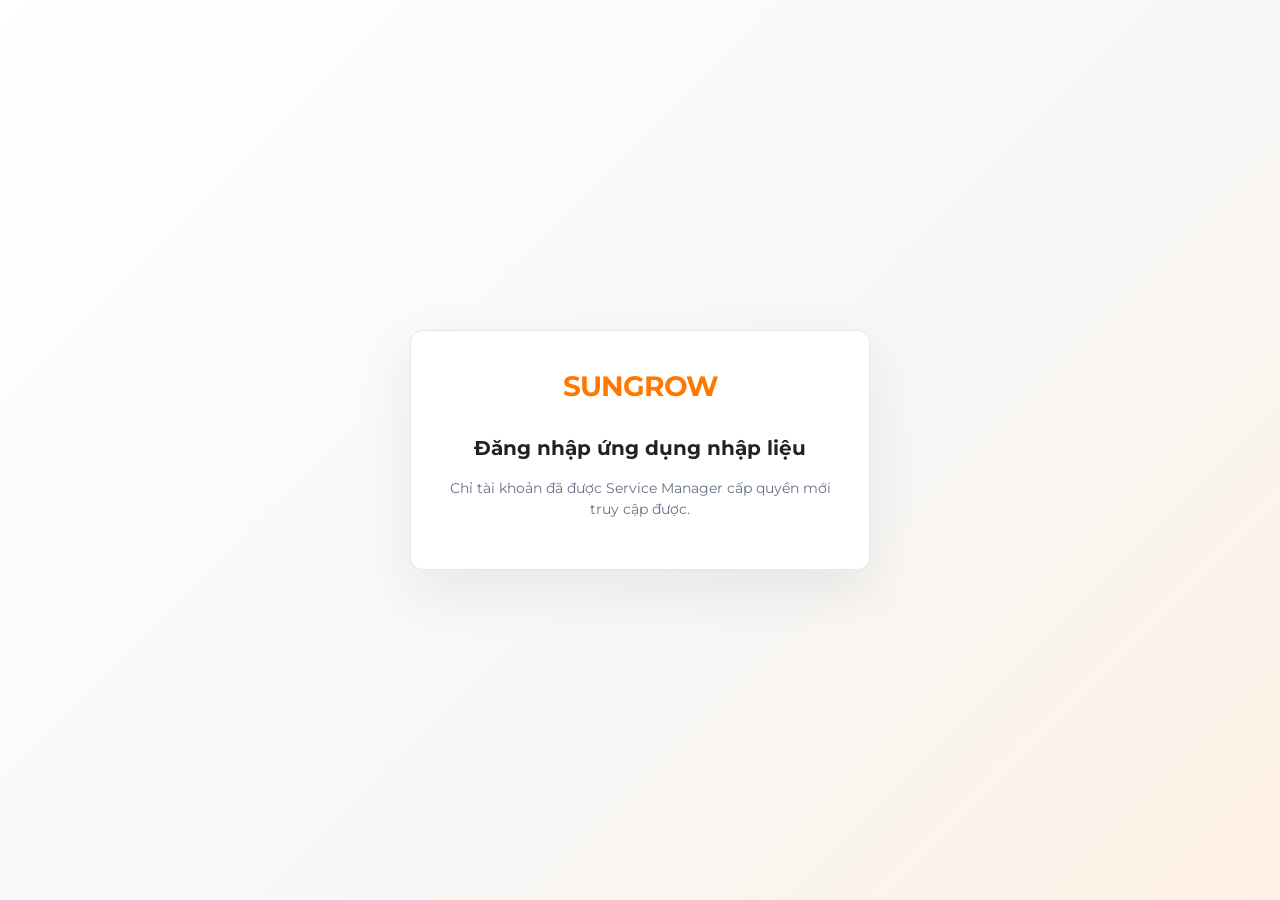
<file: version final/Index.html>
<!doctype html>
<html lang="vi">
<head>
  <base target="_top">
  <meta charset="utf-8">
  <link rel="preconnect" href="https://fonts.googleapis.com">
  <link rel="preconnect" href="https://fonts.gstatic.com" crossorigin>
  <link href="https://fonts.googleapis.com/css2?family=Montserrat:wght@400;500;600;700&display=swap" rel="stylesheet">
  <style>
    :root{--orange:#ff7900;--orange-dark:#b64e00;--orange-soft:#fff3e8;--ink:#222;--muted:#667085;--line:#e5e7eb;--soft:#f5f6f7;--green:#237a57;--green-soft:#eaf6f0;--blue:#3b68a0;--blue-soft:#edf3fb;--red:#b42318;--red-soft:#fff0ee;--sidebar:214px}
    *{box-sizing:border-box}html,body{height:100%}body{margin:0;background:var(--soft);color:var(--ink);font-family:'Montserrat',Arial,sans-serif;font-size:14px;line-height:1.55}.hidden{display:none!important}button,input,select,textarea{font:inherit}
    .login-page{min-height:100%;display:grid;place-items:center;padding:24px;background:linear-gradient(135deg,#fff 0,#f7f7f7 58%,#fff1e4 100%)}.login-card{width:min(460px,100%);background:#fff;border:1px solid var(--line);border-radius:12px;padding:34px;box-shadow:0 20px 55px rgba(24,32,40,.08);text-align:center}.login-card h1{font-size:20px;margin:24px 0 8px}.login-card .secondary{width:100%;margin-top:12px}
    .app-shell{min-height:100%;display:grid;grid-template-columns:var(--sidebar) minmax(0,1fr)}.sidebar{position:fixed;inset:0 auto 0 0;width:var(--sidebar);background:#fff;border-right:1px solid var(--line);padding:32px 18px 24px;display:flex;flex-direction:column;z-index:20}.brand{padding:0 4px 26px;border-bottom:1px solid #f0f1f2}.brand svg{display:block;width:150px;height:auto}.brand small{display:block;margin-top:7px;color:#5f6872;font-size:11px;letter-spacing:1.25px}.tabs{display:grid;gap:8px;margin-top:32px}.tab{display:flex;align-items:center;width:100%;min-height:50px;border:0;border-radius:6px;background:transparent;color:#505050;padding:13px 12px;text-align:left;cursor:pointer;font-size:14px;font-weight:500;line-height:1.45}.tab:hover{background:#f7f7f7}.tab.active{background:var(--orange-soft);color:var(--orange-dark);box-shadow:inset 3px 0 var(--orange);font-weight:600}.sidebar-user{margin-top:auto;border-top:1px solid var(--line);padding:15px 4px 11px;color:#4d5761;font-size:11px;line-height:1.5}.sidebar-user strong{display:block;color:#20252b;font-size:12px;margin-bottom:2px}.side-foot{padding:10px 4px 0;border-top:1px solid #f0f1f2;color:var(--muted);font-size:11px}.workspace{grid-column:2;min-width:0;min-height:100vh}
    #message{position:fixed;top:18px;right:26px;z-index:40;max-width:440px}.content{padding:22px 28px}.panel{background:#fff;border:1px solid var(--line);border-radius:10px;box-shadow:0 1px 2px rgba(16,24,40,.03);padding:20px;min-width:0}.panel-head{display:flex;align-items:center;justify-content:space-between;gap:18px;margin-bottom:18px}.panel-title h2{font-size:18px;margin:0 0 3px}.panel-title p{margin:0;color:var(--muted);font-size:12px}h3{font-size:15px;margin:18px 0 10px}
    .filters{display:grid;grid-template-columns:minmax(240px,2fr) repeat(3,minmax(150px,1fr)) auto;gap:10px;padding:14px;background:#fafafa;border:1px solid #ededed;border-radius:8px;margin-bottom:14px}.search-field{position:relative}.search-field input{padding-right:38px}.search-field::after{content:'⌕';position:absolute;right:13px;top:7px;font-size:23px;color:#7d8790}.search{display:flex;gap:10px}
    label{display:block;font-size:12px;color:#475467;margin-bottom:6px;font-weight:500}input,select,textarea{width:100%;min-height:40px;border:1px solid #cfd4dc;border-radius:6px;padding:9px 11px;background:#fff;color:var(--ink)}textarea{min-height:82px;resize:vertical}input:focus,select:focus,textarea:focus{outline:2px solid #ffe0c4;border-color:var(--orange)}
    button{border:0;border-radius:6px;padding:10px 14px;font-weight:600;cursor:pointer;white-space:nowrap}button:disabled{opacity:.55;cursor:wait}.primary{background:var(--orange);color:#fff}.primary:hover{background:#e96f00}.secondary{background:#fff;border:1px solid #cfd4dc;color:var(--ink)}.secondary:hover{border-color:var(--orange);color:var(--orange-dark)}.danger{background:var(--red-soft);color:var(--red)}.icon-button{min-width:36px;height:34px;padding:0 9px;background:#fff;border:1px solid #d7dce1;color:#4c5965}.actions{display:flex;gap:9px;justify-content:flex-end;margin-top:15px;flex-wrap:wrap}
    .case-table-shell{height:calc(100vh - 292px);min-height:330px;overflow:auto;border:1px solid var(--line);border-radius:8px}.case-table{width:100%;border-collapse:separate;border-spacing:0;table-layout:fixed}.case-table th{position:sticky;top:0;z-index:2;background:#f7f8f9;color:#515b65;font-size:12px;font-weight:600;text-align:left;padding:12px 13px;border-bottom:1px solid var(--line)}.case-table td{padding:12px 13px;border-bottom:1px solid #edf0f2;vertical-align:middle}.case-table tbody tr.data-row:hover{background:#fcfcfc}.case-table th:nth-child(1){width:23%}.case-table th:nth-child(2){width:14%}.case-table th:nth-child(3){width:14%}.case-table th:nth-child(4){width:15%}.case-table th:nth-child(5){width:11%}.case-table th:nth-child(6){width:16%}.case-table th:nth-child(7){width:7%;text-align:center}.case-table td:last-child{text-align:center}.device-name{font-weight:600;color:#20252b;white-space:nowrap;overflow:hidden;text-overflow:ellipsis}.device-sn{display:block;color:var(--muted);font-size:12px;margin-top:3px;white-space:nowrap;overflow:hidden;text-overflow:ellipsis}.badge{display:inline-flex;align-items:center;max-width:100%;padding:4px 8px;border-radius:5px;background:#f0f2f4;color:#53606c;font-size:12px;white-space:nowrap;overflow:hidden;text-overflow:ellipsis}.badge.good{background:var(--green-soft);color:var(--green)}.badge.wait{background:#fff0df;color:#9b5c14}.badge.info{background:var(--blue-soft);color:var(--blue)}.badge.alert{background:var(--red-soft);color:var(--red)}.center-name,.date-cell{white-space:nowrap}.detail-row>td{padding:0!important;background:#fafbfc}.detail-box{padding:17px 18px 20px;border-bottom:1px solid var(--line)}.detail-grid{display:grid;grid-template-columns:repeat(4,minmax(0,1fr));gap:12px;margin-bottom:12px}.detail-field{min-width:0}.detail-field span{display:block;color:var(--muted);font-size:11px;margin-bottom:3px}.detail-field strong{display:block;font-size:13px;overflow:hidden;text-overflow:ellipsis}.drive-link{color:var(--orange-dark);font-weight:600;text-decoration:none}.work{background:#fff;border:1px solid var(--line);border-radius:7px;padding:12px;margin-top:10px}.meta{display:flex;gap:14px;flex-wrap:wrap;color:var(--muted);font-size:12px;margin-top:7px}.case-body{margin-top:0}.result{border:1px solid var(--line);border-radius:9px;padding:16px;margin-top:12px;background:#fff}.result-head{display:flex;justify-content:space-between;align-items:flex-start;gap:12px}.result-title{display:flex;align-items:center;gap:10px;flex-wrap:wrap}.result-title strong{font-size:16px}.case-sequence{color:var(--orange-dark);font-size:11px;font-weight:600;text-transform:uppercase;letter-spacing:.45px}.case-info-grid{display:grid;grid-template-columns:repeat(4,minmax(0,1fr));gap:10px 18px;margin-top:14px;padding-top:13px;border-top:1px solid #edf0f2}.case-info{min-width:0}.case-info span{display:block;color:var(--muted);font-size:10px;margin-bottom:2px}.case-info strong{display:block;font-size:12px;white-space:nowrap;overflow:hidden;text-overflow:ellipsis}.case-history{margin-top:12px;border:1px solid #edf0f2;border-radius:7px;background:#fafafa}.case-history summary{cursor:pointer;padding:9px 11px;font-size:11px;font-weight:600;color:#59636d}.case-history-body{padding:0 12px 11px}.case-work-row{display:grid;grid-template-columns:125px 150px 110px minmax(180px,1fr);gap:10px;padding:9px 0;border-top:1px solid #edf0f2;font-size:11px;color:var(--muted)}.case-work-row strong{color:var(--ink)}.case-action-grid{display:flex;align-items:center;flex-wrap:wrap;gap:7px;margin-top:12px;padding:10px 0 0;border-top:1px solid #edf0f2}.case-action{width:auto;min-width:132px;min-height:34px;padding:7px 11px;border:1px solid #d8dde2;border-radius:5px;background:#f2f3f4;color:#8a929a;font-size:11px;font-weight:600}.case-action:disabled{opacity:1;cursor:not-allowed}.case-action.enabled{background:var(--orange-soft);border-color:#f2b47e;color:var(--orange-dark)}.case-action.enabled:hover{background:#ffe6d0;border-color:var(--orange);color:#8f3d00}.case-lock-note{margin-top:10px;color:#7a838c;font-size:11px}.case-form-panel:empty{display:none}.case-form-panel:not(:empty){margin-top:14px;padding-top:4px;border-top:1px solid var(--line)}
    .pagination{min-height:54px;display:flex;align-items:center;justify-content:space-between;gap:14px;padding:12px 2px 0;color:var(--muted);font-size:11px}.pager-controls{display:flex;align-items:center;gap:7px}.pager-controls select{width:auto;min-height:34px;padding:6px 27px 6px 9px}.page-buttons{display:flex;gap:4px}.page-button{min-width:34px;height:34px;padding:0 8px;background:#fff;border:1px solid transparent;color:#59636d}.page-button:hover{border-color:#d2d7dc}.page-button.active{border-color:var(--orange);color:var(--orange-dark);background:var(--orange-soft)}.empty{text-align:center;color:var(--muted);padding:38px}.empty-row td{text-align:center!important;padding:40px!important}
    .notice{padding:11px 13px;border:1px solid #cce7d9;border-radius:7px;background:#eef8f3;color:var(--green);box-shadow:0 5px 18px rgba(0,0,0,.06)}.notice.error{border-color:#ffd1cc;background:var(--red-soft);color:var(--red)}.grid{display:grid;grid-template-columns:repeat(3,minmax(0,1fr));gap:14px}.span2{grid-column:span 2}.span3{grid-column:1/-1}.row-list{display:grid;gap:8px}.repeat-row{display:grid;grid-template-columns:1fr 1.6fr 110px auto;gap:8px;align-items:end}.muted{color:var(--muted)}
    .serial-lookup-control{display:flex;align-items:center;width:100%;min-height:40px;border:1px solid #cfd4dc;border-radius:6px;background:#fff;overflow:hidden}.serial-lookup-control:focus-within{outline:2px solid #ffe0c4;border-color:var(--orange)}.serial-lookup-control input{flex:1 1 0;width:0;min-width:120px;border:0;border-radius:0;outline:0!important;box-shadow:none!important;padding-right:6px}.warranty-chip{flex:0 0 auto;max-width:60%;margin-right:7px;padding:5px 9px;border-radius:999px;font-size:11px;font-weight:600;line-height:1.3;white-space:nowrap;background:#f0f2f4;color:#667085}.warranty-chip.valid{background:var(--green-soft);color:var(--green)}.warranty-chip.expired{background:var(--red-soft);color:var(--red)}.warranty-chip.neutral{background:#f0f2f4;color:#667085}
    .dashboard-panel{background:transparent;border:0;box-shadow:none;padding:0}.dashboard-toolbar{display:grid;grid-template-columns:minmax(130px,180px) minmax(150px,210px) minmax(210px,1fr) auto;gap:10px;margin-bottom:14px;padding:14px;background:#fff;border:1px solid var(--line);border-radius:9px}.dashboard-kpis{display:grid;grid-template-columns:repeat(6,minmax(0,1fr));gap:10px}.dashboard-kpi{background:#fff;border:1px solid var(--line);border-top:3px solid var(--orange);border-radius:9px;padding:14px;min-width:0}.dashboard-kpi strong{display:block;font-size:26px;line-height:1.1;color:var(--orange-dark);margin-bottom:5px}.dashboard-kpi span{display:block;color:var(--muted);font-size:11px}.dashboard-kpi.alert{border-top-color:var(--red)}.dashboard-kpi.alert strong{color:var(--red)}.dashboard-kpi.good{border-top-color:var(--green)}.dashboard-kpi.good strong{color:var(--green)}.dashboard-grid{display:grid;grid-template-columns:repeat(2,minmax(0,1fr));gap:12px;margin-top:12px}.dashboard-card{background:#fff;border:1px solid var(--line);border-radius:9px;padding:16px;min-width:0}.dashboard-card h3{margin:0 0 13px;font-size:14px}.dashboard-bar{display:grid;grid-template-columns:minmax(110px,170px) 1fr 42px;align-items:center;gap:9px;margin:9px 0;font-size:11px}.dashboard-bar-label{white-space:nowrap;overflow:hidden;text-overflow:ellipsis}.dashboard-track{height:9px;background:#eef0f2;border-radius:10px;overflow:hidden}.dashboard-fill{height:100%;background:var(--orange);border-radius:10px}.dashboard-trend{width:100%;border-collapse:collapse;font-size:11px}.dashboard-trend th,.dashboard-trend td{padding:8px 7px;border-bottom:1px solid #edf0f2;text-align:right}.dashboard-trend th:first-child,.dashboard-trend td:first-child{text-align:left}.dashboard-attention{grid-column:1/-1}.dashboard-table-shell{max-height:330px;overflow:auto;border:1px solid var(--line);border-radius:7px}.dashboard-table{width:100%;border-collapse:collapse;min-width:760px}.dashboard-table th{position:sticky;top:0;background:#f7f8f9;z-index:1;color:#59636d;font-size:11px;text-align:left;padding:9px 10px;border-bottom:1px solid var(--line)}.dashboard-table td{padding:9px 10px;border-bottom:1px solid #edf0f2;font-size:11px}.dashboard-table tr:hover{background:#fff9f3}.dashboard-link{border:0;background:transparent;color:var(--orange-dark);padding:0;font-size:11px}.dashboard-foot{margin-top:10px;color:var(--muted);font-size:10px}
    @media(max-width:1100px){:root{--sidebar:184px}.content{padding:18px}.filters{grid-template-columns:2fr 1fr 1fr}.filters select:nth-of-type(3){grid-column:auto}.filters .primary{grid-column:3}.detail-grid{grid-template-columns:repeat(2,minmax(0,1fr))}.case-table th:nth-child(6),.case-table td:nth-child(6){display:none}.case-table th:nth-child(1){width:28%}.case-info-grid{grid-template-columns:repeat(3,minmax(0,1fr))}.case-work-row{grid-template-columns:110px 135px 100px minmax(150px,1fr)}.dashboard-kpis{grid-template-columns:repeat(3,minmax(0,1fr))}}
    .app-shell.legacy-dashboard-active{display:block}.app-shell.legacy-dashboard-active>.sidebar{display:none}.app-shell.legacy-dashboard-active>.workspace{min-height:100vh}.app-shell.legacy-dashboard-active .content{padding:0}.legacy-dashboard-frame{display:block;width:100%;height:100vh;border:0;background:#f5f5f5}.legacy-entry-button{position:fixed;z-index:60;right:22px;bottom:22px;border:0;border-radius:999px;background:#ff7900;color:#fff;padding:12px 18px;box-shadow:0 8px 24px rgba(0,0,0,.2);font-weight:600;cursor:pointer}.legacy-entry-button:hover{background:#dc6500}
    @media(max-width:760px){.app-shell{display:block}.sidebar{position:static;width:100%;padding:15px}.brand{padding:0 4px 14px}.brand svg{width:132px}.nav-label,.side-foot{display:none}.tabs{grid-template-columns:repeat(2,1fr)}.tab{justify-content:center;padding:10px 8px}.sidebar-user{margin-top:12px;padding:10px 8px 0}.workspace{min-height:auto}.content{padding:14px}.panel{padding:14px}.panel-head{align-items:flex-start}.filters,.grid{grid-template-columns:1fr}.filters .primary,.span2,.span3{grid-column:auto}.case-table-shell{height:58vh}.case-table{min-width:760px}.pagination{align-items:flex-start;flex-direction:column}.repeat-row{grid-template-columns:1fr}.detail-grid{grid-template-columns:1fr}.dashboard-toolbar,.dashboard-grid{grid-template-columns:1fr}.dashboard-kpis{grid-template-columns:repeat(2,minmax(0,1fr))}.dashboard-attention{grid-column:auto}.legacy-entry-button{right:12px;bottom:12px}}
    .drawer-backdrop{position:fixed;inset:0;background:rgba(24,32,40,.28);z-index:50}.case-drawer{position:fixed;top:0;right:0;bottom:0;width:min(560px,100%);z-index:51;background:#fff;box-shadow:-18px 0 55px rgba(24,32,40,.18);display:flex;flex-direction:column}.drawer-head{height:68px;flex:0 0 68px;display:flex;align-items:center;justify-content:space-between;gap:14px;padding:0 20px;border-bottom:1px solid var(--line)}.drawer-head h2{font-size:16px;margin:0}.drawer-head p{font-size:11px;color:var(--muted);margin:3px 0 0}.drawer-close{width:36px;height:36px;padding:0;border:1px solid var(--line);background:#fff;font-size:20px;color:#59636d}.drawer-body{padding:20px;overflow:auto}.drawer-device{display:flex;align-items:flex-start;justify-content:space-between;gap:15px;padding-bottom:16px;margin-bottom:16px;border-bottom:1px solid var(--line)}.drawer-device h3{font-size:18px;margin:0 0 4px}.drawer-device p{margin:0;color:var(--muted)}.drawer-section-title{margin:20px 0 9px;font-size:11px;color:#667085;text-transform:uppercase;letter-spacing:.8px}.drawer-actions{position:sticky;bottom:-20px;margin:20px -20px -20px;padding:14px 20px;background:#fff;border-top:1px solid var(--line);display:flex;justify-content:flex-end;gap:8px;flex-wrap:wrap}.case-drawer .work{background:#fafafa}.case-drawer .detail-grid{grid-template-columns:repeat(2,minmax(0,1fr))}
    @media(min-width:761px){.view.panel{max-height:calc(100vh - 44px);overflow:auto}.case-table-shell{height:calc(100vh - 286px);min-height:288px}}
    @media(max-width:600px){.case-drawer{width:100%}.drawer-body{padding:16px}.drawer-actions{margin-left:-16px;margin-right:-16px;margin-bottom:-16px}.case-drawer .detail-grid{grid-template-columns:1fr}.case-info-grid{grid-template-columns:repeat(2,minmax(0,1fr))}.case-action{flex:1 1 calc(50% - 7px);min-width:0}.case-work-row{grid-template-columns:1fr 1fr}.result{padding:13px}}
    .sidebar-user strong,.sidebar-user .user-role{display:block;max-width:100%;white-space:nowrap;overflow:hidden;text-overflow:ellipsis}.sidebar-user .user-role{color:#667085}.side-foot{line-height:1.4}
    .case-form-panel form{position:relative}.form-close{position:absolute;top:10px;right:10px;z-index:2;width:30px;height:30px;padding:0;border:1px solid #d8dde2;border-radius:5px;background:#fff;color:#68727c;font-size:19px;line-height:1}.form-close:hover{border-color:var(--orange);color:var(--orange-dark);background:var(--orange-soft)}
    .work-edit,.case-form-panel .work{border:1px solid #e3e7eb;border-radius:7px;background:#fff;padding:13px;max-width:100%;overflow:hidden}.work-edit{font-size:12px}.work-edit h3,.case-form-panel .work h3{font-size:13px;margin:12px 36px 8px 0}.work-edit .grid{gap:9px 10px}.work-edit label,.case-form-panel .work label{font-size:11px;margin-bottom:4px}.work-edit input,.work-edit select,.work-edit textarea,.case-form-panel .work input,.case-form-panel .work select,.case-form-panel .work textarea{min-width:0;max-width:100%;min-height:36px;padding:7px 9px;font-size:12px}.work-edit textarea{min-height:58px}.work-edit .row-list{gap:6px;min-width:0}.work-edit .repeat-row{gap:6px;min-width:0}.issues .repeat-row{grid-template-columns:minmax(120px,1fr) minmax(180px,1.55fr) minmax(145px,.48fr) 56px 108px;align-items:center}.parts .repeat-row{grid-template-columns:minmax(120px,1fr) minmax(180px,1.55fr) minmax(100px,.48fr) 56px 138px;align-items:center}.holds .repeat-row{grid-template-columns:minmax(190px,1fr) minmax(145px,.45fr) minmax(145px,.45fr) 56px 138px;align-items:center}.work-edit .danger{height:36px;padding:7px 10px}.inline-add{width:100%;height:36px;padding:7px 8px;font-size:11px}.work-edit .actions{margin-top:10px}.work-edit .actions button{min-height:36px;padding:8px 12px;font-size:12px}
    .warranty-confirm{padding:13px!important}.warranty-confirm h3{margin:0 36px 10px 0!important}.warranty-confirm .grid{grid-template-columns:minmax(180px,280px) minmax(0,1fr);gap:10px}.warranty-confirm .span2{grid-column:auto}.warranty-confirm textarea{width:100%;height:38px;min-height:38px;resize:vertical}.warranty-confirm .actions{margin-top:9px}.warranty-confirm .actions button{min-height:36px;padding:8px 12px;font-size:12px}.case-drawer .warranty-confirm .grid{grid-template-columns:1fr}.case-drawer .warranty-confirm textarea{height:54px;min-height:54px}
    @media(max-width:900px){.issues .repeat-row,.parts .repeat-row,.holds .repeat-row{grid-template-columns:1fr 1fr}.inline-add{width:100%}.warranty-confirm .grid{grid-template-columns:1fr}}
    .loading-state{display:inline-flex;align-items:center;justify-content:center;gap:10px;color:var(--muted)}
    .loading-state.block{min-height:130px;width:100%}
    .loading-state .loading-spinner{margin-right:0}
    .loading-spinner{display:inline-block;width:22px;height:22px;margin-right:10px;vertical-align:middle;border:3px solid #e6e9ec;border-top-color:var(--orange);border-radius:50%;animation:portal-spin .75s linear infinite;flex:0 0 auto}
    button.is-busy{display:inline-flex;align-items:center;justify-content:center;gap:8px}
    button.is-busy::before{content:'';width:14px;height:14px;border:2px solid currentColor;border-right-color:transparent;border-radius:50%;animation:portal-spin .7s linear infinite}
    @keyframes portal-spin{to{transform:rotate(360deg)}}
    @media(prefers-reduced-motion:reduce){.loading-spinner,button.is-busy::before{animation-duration:1.8s}}
  </style>
</head>
<body>
    <section id="loginView" class="login-page">
      <div class="login-card">
        <div style="font-size:28px;font-weight:700;letter-spacing:-1px;color:#ff7900">SUNGROW</div>
        <h1>Đăng nhập ứng dụng nhập liệu</h1>
        <p class="muted">Chỉ tài khoản đã được Service Manager cấp quyền mới truy cập được.</p>
        <div id="googleButton"></div><div id="loginMessage"></div>
      </div>
    </section>
    <section id="appView" class="app-shell hidden">
      <aside class="sidebar">
        <div class="brand">
          <svg role="img" aria-label="Sungrow" viewBox="0 0 150 20" xmlns="http://www.w3.org/2000/svg">
            <g fill="#FF7900">
              <path d="M147.137 1.016v13.681l-6.699-7.172-6.699 7.172V1.016h-2.86v17.767h1.965c.49 0 .96-.2 1.336-.58l6.253-6.689 6.254 6.689c.375.38.845.58 1.335.58h1.972V1.016h-2.857z"/>
              <path d="M14.667 8.296H3.744a.9.9 0 01-.912-.911V5.077a.9.9 0 01.912-.911h11.873c1.19 0 2.19-.68 2.596-3.15H3.744C0 1.016 0 4.27 0 4.27v3.594s0 3.255 3.744 3.255h10.923a.9.9 0 01.911.912v2.689a.9.9 0 01-.911.912H2.597c-1.19 0-2.19.68-2.597 3.15h14.667c3.744 0 3.744-3.256 3.744-3.256v-3.975s0-3.255-3.744-3.255zM37.185 1.016v14.766c0 .219-.837.596-6.065.596s-6.065-.376-6.065-.596V1.016h-3.024v16.028c.931 2.114 7.619 1.993 9.089 1.993s8.162.121 9.089-1.993V1.016h-3.024zM62.287 1.016h-3.024v13.448L47.299 1.603a1.8 1.8 0 00-1.338-.582h-2.125v17.767h3.024V5.34l11.982 12.863c.375.38.845.581 1.338.581h2.107V1.016zM83.239 8.294h-7.464c-1.13 0-1.92.87-2.333 2.827h7.63c.188 0 .42.207.42 2.419 0 1.884-.236 2.094-.42 2.094H69.341c-.139 0-.572-.595-.572-5.734s.433-5.734.572-5.734h12.183c1.19 0 2.19-.68 2.596-3.15H67.735c-1.938.849-1.826 7.537-1.826 8.883 0 1.345-.112 8.034 1.826 8.883h15.504c1.144-.502 1.078-4.448 1.078-5.244 0-.795.066-4.743-1.078-5.244zM104.105 11.119c1.144-.5 1.078-4.257 1.078-5.051 0-.795.066-4.552-1.078-5.052H87.981v3.15h14.042c.139 0 .336.529.336 1.902 0 1.697-.199 2.228-.336 2.228H87.981v10.487h2.861v-7.664h4.082l7.128 7.128c.342.343.807.536 1.292.536h3.595l-7.664-7.664h4.83zM118.031.767c-1.47 0-8.298-.122-9.224 1.993v9.197a10 10 0 002.267-1.048c.469-.303.756-.823.756-1.386V4.087c0-.331 1.089-.662 6.201-.662 5.113 0 6.201.331 6.201.662v3.296a10 10 0 002.267-1.049c.469-.302.757-.822.757-1.386V2.76C126.325.645 119.497.767 118.031.767zm.001 18.276c1.47 0 8.299.122 9.225-1.994V7.852a10 10 0 00-2.268 1.049c-.469.302-.756.822-.756 1.386v5.436c0 .331-1.088.662-6.201.662-5.112 0-6.201-.33-6.201-.662v-3.297a10 10 0 00-2.267 1.049c-.469.302-.757.822-.757 1.386v2.189c.931 2.115 7.758 1.993 9.225 1.993z"/>
            </g>
          </svg>
          <small>SERVICE CENTER</small>
        </div>
        <nav class="tabs">
          <button id="dashboardTab" class="tab hidden" data-view="dashboard">Dashboard quản lý</button>
          <button class="tab active" data-view="cases">Danh sách hồ sơ</button>
          <button class="tab" data-view="receive">Tiếp nhận mới</button>
          <button class="tab" data-view="update">Cập nhật hồ sơ</button>
          <button class="tab" data-view="transfer">Luân chuyển center</button>
        </nav>
        <div class="sidebar-user" id="userBox"></div>
        <div class="side-foot">Ứng dụng nhập liệu · v<?= appVersion ?><br>Dữ liệu được lưu trên Google Sheets</div>
      </aside>
      <div class="workspace">
      <div id="message"></div>
        <main class="content">

      <section id="dashboard" class="view hidden">
        <iframe id="legacyDashboardFrame" class="legacy-dashboard-frame" title="Sungrow Service Center Dashboard" data-src="https://taqhung95-cloud.github.io/sungrow-service/"></iframe>
        <button class="legacy-entry-button" type="button" onclick="showView('cases')">Mở platform nhập liệu</button>
      </section>

      <section id="cases" class="view panel">
        <div class="panel-head">
          <div class="panel-title"><h2>Quản lý hồ sơ thiết bị</h2><p>Tìm kiếm, kiểm tra và xử lý hồ sơ theo quyền được cấp</p></div>
          <button class="primary" type="button" onclick="showView('receive')">+ Tiếp nhận thiết bị</button>
        </div>
        <div class="filters">
          <div class="search-field"><input id="caseQuery" placeholder="Model, S/N, nơi gửi hàng..."></div>
          <select id="caseStatus"><option value="">Tất cả trạng thái</option><option>Mới tiếp nhận</option><option>Đang xử lý</option><option>Đang luân chuyển</option><option>Sẵn sàng trả khách</option><option>Đã hoàn tất</option></select>
          <select id="caseWarranty"><option value="">Tất cả bảo hành</option><option>Chờ xác nhận</option><option>Trong bảo hành</option><option>Ngoài bảo hành</option><option>Sửa làm hàng good</option></select>
          <select id="caseCenter"><option value="">Tất cả center</option></select>
          <button class="primary" id="caseRefresh" type="button">Tìm kiếm</button>
        </div>
        <div class="case-table-shell">
          <table class="case-table">
            <thead><tr><th>Thiết bị / S/N</th><th>Trạng thái</th><th>Bảo hành</th><th>Center</th><th>Ngày nhận</th><th>Kết quả gần nhất</th><th>Thao tác</th></tr></thead>
            <tbody id="caseResults"><tr class="empty-row"><td colspan="7"><span class="loading-state block" role="status" aria-live="polite"><i class="loading-spinner" aria-hidden="true"></i><span>Đang tải hồ sơ…</span></span></td></tr></tbody>
          </table>
        </div>
        <div class="pagination">
          <div id="caseCount">Đang tải dữ liệu…</div>
          <div class="pager-controls">
            <label for="casePageSize" style="margin:0">Hiển thị</label>
            <select id="casePageSize"><option>20</option><option>50</option><option>100</option></select>
            <div class="page-buttons" id="casePager"></div>
          </div>
        </div>
      </section>

      <section id="receive" class="view panel hidden">
        <div class="panel-head"><div class="panel-title"><h2>Tiếp nhận thiết bị mới</h2><p>Tạo hồ sơ và công việc đầu tiên cho center tiếp nhận</p></div></div>
        <form id="receiveForm"><div class="grid">
          <div><label>Ngày nhận từ khách *</label><input name="receivedAt" type="date" required></div>
          <div><label>Trung tâm tiếp nhận *</label><select name="intakeCenter" class="center-select" required></select></div>
          <div><label>Loại thiết bị *</label><select name="deviceType" required><option value="">Chọn loại thiết bị</option><option>Inverter</option><option>Fan</option><option>Power Stack</option><option>Battery</option><option>Thiết bị giám sát</option><option>Backup Box</option><option>Meter</option><option>Khác</option></select></div>
          <div><label>Model *</label><input name="model" required placeholder="Ví dụ: SG110CX"></div>
          <div><label>Số sê-ri (S/N) <span id="serialRequired">*</span></label><div class="serial-lookup-control"><input name="serialNumber" required placeholder="Quét hoặc nhập S/N"><span id="warrantyLookup" class="warranty-chip neutral" aria-live="polite">Chưa tra cứu</span></div></div>
          <div><label>Số lượng *</label><input name="quantity" type="number" min="1" value="1" required></div>
          <div class="span3"><h3>Thông tin khách hàng</h3></div>
          <div><label>Tên khách hàng *</label><input name="customerName" required></div>
          <div><label>Số điện thoại khách hàng *</label><input name="customerPhone" type="tel" required></div>
          <div><label>Email khách hàng</label><input name="customerEmail" type="email" placeholder="Nếu có"></div>
          <div class="span3"><label>Địa chỉ khách hàng *</label><input name="customerAddress" required></div>
          <div class="span3"><label>Liên kết hồ sơ Google Drive *</label><input name="evidenceLink" type="url" required placeholder="https://drive.google.com/..."><div class="muted">Center cần cấp quyền xem liên kết này cho người quản lý.</div></div>
          <div class="span3"><label>Hiện tượng ban đầu *</label><textarea name="initialIssue" required></textarea></div>
          <div class="span3"><label>Ghi chú chung</label><textarea name="note"></textarea></div>
        </div><div class="actions"><button class="primary" type="submit">Tạo hồ sơ</button></div></form>
      </section>

      <section id="update" class="view panel hidden">
        <div class="panel-head"><div class="panel-title"><h2>Tìm và cập nhật hồ sơ</h2><p>Tra cứu theo Model hoặc S/N và ghi nhận tiến độ kỹ thuật</p></div></div>
        <div class="search"><input id="updateQuery" placeholder="Nhập Mã hồ sơ, S/N hoặc Model"><button class="primary" id="updateSearch" type="button">Tìm kiếm</button></div>
        <div id="updateResults"></div>
      </section>

      <section id="transfer" class="view panel hidden">
        <div class="panel-head"><div class="panel-title"><h2>Luân chuyển giữa các center</h2><p>Tạo và xác nhận bàn giao thiết bị giữa các trung tâm</p></div></div>
        <div class="search"><input id="transferQuery" placeholder="Nhập Mã hồ sơ hoặc S/N"><button class="primary" id="transferSearch" type="button">Tìm kiếm</button></div>
        <div id="transferResults"></div>
      </section>
        </main>
      </div>
      <div id="caseDrawerBackdrop" class="drawer-backdrop hidden" onclick="closeCaseDrawer()"></div>
      <aside id="caseDrawer" class="case-drawer hidden" aria-hidden="true" aria-label="Chi tiết thiết bị">
        <div class="drawer-head"><div><h2>Chi tiết thiết bị</h2><p>Xem thông tin và chuyển tới đúng chức năng</p></div><button class="drawer-close" type="button" aria-label="Đóng chi tiết" onclick="closeCaseDrawer()">×</button></div>
        <div id="caseDrawerBody" class="drawer-body"></div>
      </aside>
    </section>
  <script>
    const AUTH_BROKER_URL = '<?= authBrokerUrl ?>';
    const AUTH_BROKER_ORIGIN = new URL(AUTH_BROKER_URL).origin;
    const state = { token:'', actor:null, centers:[], allCenters:[], selectedCase:null, currentView:'cases', casePage:1, casePageSize:20, caseTotal:0, caseTotalPages:1, dashboardReady:false, caseLoading:false, caseReloadPending:false };
    let authPopup = null;
    const $ = s => document.querySelector(s);
    const $$ = s => Array.from(document.querySelectorAll(s));
    const esc = v => String(v == null ? '' : v).replace(/[&<>"']/g, c => ({'&':'&amp;','<':'&lt;','>':'&gt;','"':'&quot;',"'":'&#39;'}[c]));
    const formData = form => Object.fromEntries(new FormData(form).entries());
    const today = () => new Date().toISOString().slice(0,10);

    window.onload = () => {
      $('[name=receivedAt]').value = today();
      bindEvents();
      $('#googleButton').innerHTML='<button id="googleLoginTrigger" class="secondary" type="button">&#272;&#259;ng nh&#7853;p b&#7857;ng Google</button>';
      $('#googleLoginTrigger').addEventListener('click',openGoogleLogin);
      window.addEventListener('message',receiveGoogleCredential);
    };

    function openGoogleLogin(){
      const url = new URL(AUTH_BROKER_URL);
      url.searchParams.set('opener_origin',window.location.origin);
      authPopup=window.open(url.toString(),'sungrowGoogleLogin','popup=yes,width=520,height=650,resizable=yes,scrollbars=yes');
      if(!authPopup)showLoginError('Tr\u00ecnh duy\u1ec7t \u0111\u00e3 ch\u1eb7n c\u1eeda s\u1ed5 \u0111\u0103ng nh\u1eadp. H\u00e3y cho ph\u00e9p popup r\u1ed3i th\u1eed l\u1ea1i.');
      else $('#loginMessage').innerHTML='<div class="notice">&#272;ang ch&#7901; x&#225;c th&#7921;c t&#224;i kho&#7843;n Google&#8230;</div>';
    }

    function receiveGoogleCredential(event){
      if(event.origin!==AUTH_BROKER_ORIGIN||event.source!==authPopup)return;
      const data=event.data||{};
      if(data.type==='sungrow-google-auth-error'){
        showLoginError(data.message||'Kh\u00f4ng th\u1ec3 \u0111\u0103ng nh\u1eadp b\u1eb1ng Google.');
        return;
      }
      if(data.type!=='sungrow-google-auth'||!data.credential)return;
      authPopup=null;
      onCredential({credential:data.credential});
    }

    function onCredential(response){
      state.token=response.credential;
      call('getBootstrap',[state.token]).then(data=>{
        state.actor=data.actor;state.centers=data.centers;state.allCenters=data.allCenters;
        applyActorCapabilities();
        $('#loginView').classList.add('hidden');$('#appView').classList.remove('hidden');
        $('#userBox').innerHTML=`<strong title="${esc(data.actor.name||data.actor.email)}">${esc(data.actor.name||data.actor.email)}</strong><span class="user-role" title="${esc(data.actor.isGlobalManager?'Quản lý toàn bộ center':data.actor.role)} · ${esc(data.actor.homeCenter||data.actor.centers.join(', '))}">${esc(data.actor.isGlobalManager?'Quản lý toàn bộ center':data.actor.role)} · ${esc(data.actor.homeCenter||data.actor.centers.join(', '))}</span>`;
        fillCenters();
        setupDashboardAccess();
        showView(data.actor.isGlobalManager?'dashboard':'cases');
      }).catch(err=>showLoginError(err.message));
    }

    function bindEvents(){
      $$('.tab').forEach(btn=>btn.addEventListener('click',()=>showView(btn.dataset.view)));
      const receiveForm=$('#receiveForm');
      const serialInput=receiveForm.elements.serialNumber;
      const warrantyLookup=$('#warrantyLookup');
      const setWarrantyLookup=(text,status='neutral')=>{
        warrantyLookup.textContent=text;
        warrantyLookup.className='warranty-chip '+(status==='valid'?'valid':status==='expired'?'expired':'neutral');
        warrantyLookup.title=text;
      };
      receiveForm.elements.deviceType.addEventListener('change',()=>{
        const fan=receiveForm.elements.deviceType.value==='Fan';
        serialInput.required=!fan;
        $('#serialRequired').textContent=fan?'(không bắt buộc)':'*';
        if(fan)setWarrantyLookup('Fan không yêu cầu S/N');
        else if(serialInput.value.trim())serialInput.dispatchEvent(new Event('input'));
        else setWarrantyLookup('Chưa tra cứu');
      });
      let warrantyTimer=0;
      serialInput.addEventListener('input',()=>{
        clearTimeout(warrantyTimer);
        const serial=serialInput.value.trim();
        if(receiveForm.elements.deviceType.value==='Fan'||!serial){
          setWarrantyLookup(receiveForm.elements.deviceType.value==='Fan'?'Fan không yêu cầu S/N':'Chưa tra cứu');
          return;
        }
        setWarrantyLookup('Đang tra cứu…');
        warrantyTimer=setTimeout(async()=>{
          try{
            const result=await call('lookupWarranty',[state.token,serial]);
            if(serialInput.value.trim()===serial)setWarrantyLookup(result.label+(result.expiryDate?` · Đến ${result.expiryDate}`:''),result.status);
          }catch(error){
            if(serialInput.value.trim()===serial)setWarrantyLookup('Không thể tra cứu');
          }
        },450);
      });
      receiveForm.addEventListener('submit',async e=>{e.preventDefault();const btn=e.submitter;busy(btn,true);try{const result=await call('createCase',[state.token,formData(e.target)]);showMessage(`Đã tạo hồ sơ ${result.caseId} và công việc ${result.workOrderId}.`);e.target.reset();e.target.elements.deviceType.dispatchEvent(new Event('change'));$('[name=receivedAt]').value=today();$('[name=quantity]').value=1;fillCenters();showView('cases')}catch(err){showMessage(err.message,true)}finally{busy(btn,false)}});
      $('#caseRefresh').addEventListener('click',()=>loadCases(true));
      $('#caseQuery').addEventListener('keydown',e=>{if(e.key==='Enter')loadCases(true)});
      $('#caseStatus').addEventListener('change',()=>loadCases(true));
      $('#caseWarranty').addEventListener('change',()=>loadCases(true));
      $('#caseCenter').addEventListener('change',()=>loadCases(true));
      $('#casePageSize').addEventListener('change',e=>{state.casePageSize=Number(e.target.value)||20;loadCases(true)});
      $('#updateSearch').addEventListener('click',()=>searchInto($('#updateQuery').value,'updateResults','update'));
      $('#transferSearch').addEventListener('click',()=>searchInto($('#transferQuery').value,'transferResults','transfer'));
      $('#updateQuery').addEventListener('keydown',e=>{if(e.key==='Enter')$('#updateSearch').click()});
      $('#transferQuery').addEventListener('keydown',e=>{if(e.key==='Enter')$('#transferSearch').click()});
      document.addEventListener('keydown',e=>{if(e.key==='Escape')closeCaseDrawer()});
    }

    function viewAllowed(id){const c=state.actor?.capabilities||{};return id==='cases'?c.viewCases!==false:id==='receive'?!!c.createCase:id==='update'?!!c.updateWorkOrder:id==='transfer'?!!c.createTransfer:id==='dashboard'?!!c.viewDashboard:false}
    function applyActorCapabilities(){$$('.tab[data-view]').forEach(button=>button.classList.toggle('hidden',!viewAllowed(button.dataset.view)))}
    function showView(id){if(!viewAllowed(id))id='cases';state.currentView=id;$('#appView').classList.toggle('legacy-dashboard-active',id==='dashboard');$$('.tab').forEach(b=>b.classList.toggle('active',b.dataset.view===id));$$('.view').forEach(v=>v.classList.toggle('hidden',v.id!==id));if(id==='dashboard'&&state.token){const frame=$('#legacyDashboardFrame');if(!frame.src)frame.src=frame.dataset.src}else if(id==='cases'&&state.token)loadCases(false)}
    function fillCenters(){$$('.center-select').forEach(select=>{select.innerHTML='<option value="">Chọn trung tâm</option>'+state.centers.map(c=>`<option>${esc(c)}</option>`).join('');if(state.centers.length===1)select.value=state.centers[0]});const filter=$('#caseCenter');if(filter){const current=filter.value;filter.innerHTML='<option value="">Tất cả center</option>'+state.centers.map(c=>`<option>${esc(c)}</option>`).join('');filter.value=current}}
    function setupDashboardAccess(){
      if(!state.actor||!state.actor.isGlobalManager)return;
      $('#dashboardTab').classList.remove('hidden');
    }
    async function loadManagerDashboard(){
      if(!state.actor||!state.actor.isGlobalManager)return;
      const box=$('#dashboardContent');
      box.innerHTML='<div class="panel empty">Đang tổng hợp dữ liệu từ Google Sheets…</div>';
      try{
        const filters={year:Number($('#dashboardYear').value),month:Number($('#dashboardMonth').value),center:$('#dashboardCenter').value};
        const data=await call('getManagerDashboard',[state.token,filters]);
        syncDashboardYears(data.filters.availableYears);
        renderManagerDashboard(data);
        state.dashboardReady=true;
      }catch(err){box.innerHTML=`<div class="notice error">${esc(err.message)}</div>`}
    }
    function syncDashboardYears(years){
      const select=$('#dashboardYear'),current=Number(select.value),values=Array.from(new Set([current,...(years||[])])).filter(Boolean).sort((a,b)=>b-a);
      select.innerHTML=values.map(y=>`<option value="${y}" ${y===current?'selected':''}>Năm ${y}</option>`).join('');
    }
    function renderManagerDashboard(data){
      const k=data.kpis,sla=k.slaRate==null?'—':`${formatNumber(k.slaRate)}%`;
      const cards=[
        ['Tiếp nhận',formatNumber(k.received),'Thiết bị trong kỳ',''],
        ['Hoàn tất kỹ thuật',formatNumber(k.technicalCompleted),'Thiết bị trong kỳ','good'],
        ['Đã trả khách',formatNumber(k.returned),'Thiết bị trong kỳ','good'],
        ['Tồn cuối kỳ',formatNumber(k.openAtEnd),'Chưa trả tại ngày chốt',''],
        ['Tồn quá 7 ngày',formatNumber(k.overdueOpen),'Cần theo dõi','alert'],
        ['SLA ≤ 7 ngày',sla,`${formatNumber(k.slaOnTime)} / ${formatNumber(k.slaPopulation)} thiết bị`,'good']
      ];
      $('#dashboardContent').innerHTML=`
        <div class="dashboard-kpis">${cards.map(c=>`<article class="dashboard-kpi ${c[3]}"><strong>${c[1]}</strong><span>${c[0]}</span><span>${c[2]}</span></article>`).join('')}</div>
        <div class="dashboard-grid">
          <article class="dashboard-card"><h3>Tiếp nhận theo center</h3>${dashboardBars(data.receivedByCenter)}</article>
          <article class="dashboard-card"><h3>Tồn cuối kỳ theo center</h3>${dashboardBars(data.openByCenter)}</article>
          <article class="dashboard-card"><h3>Trạng thái hồ sơ đang tồn</h3>${dashboardBars(data.openByStatus)}</article>
          <article class="dashboard-card"><h3>Top model tiếp nhận</h3>${dashboardBars(data.receivedByModel)}</article>
          <article class="dashboard-card"><h3>Xu hướng ${esc(data.period.year)}</h3>${dashboardTrend(data.monthlyTrend)}</article>
          <article class="dashboard-card"><h3>Thông tin cần xử lý</h3><div class="detail-grid"><div class="detail-field"><span>Chờ xác nhận bảo hành</span><strong>${formatNumber(k.pendingWarranty)}</strong></div><div class="detail-field"><span>Kỳ báo cáo</span><strong>${esc(data.period.label)}</strong></div><div class="detail-field"><span>Center</span><strong>${esc(data.filters.center||'Tất cả center')}</strong></div><div class="detail-field"><span>Nguồn</span><strong>Một Google Sheets database</strong></div></div></article>
          <article class="dashboard-card dashboard-attention"><h3>Thiết bị tồn quá 7 ngày</h3>${dashboardAttentionTable(data.attention)}<div class="dashboard-foot">Cập nhật lúc ${esc(formatDateTime(data.generatedAt))} · Dữ liệu lấy trực tiếp từ các tab nghiệp vụ, không dùng database hoặc file sao chép.</div></article>
        </div>`;
    }
    function dashboardBars(items){
      if(!items||!items.length)return'<div class="empty">Không có dữ liệu trong kỳ.</div>';
      const max=Math.max(1,...items.map(x=>Number(x.value)||0));
      return items.map(x=>`<div class="dashboard-bar"><span class="dashboard-bar-label" title="${esc(x.label)}">${esc(shortCenter(x.label))}</span><div class="dashboard-track"><div class="dashboard-fill" style="width:${Math.max(2,(Number(x.value)||0)*100/max)}%"></div></div><strong>${formatNumber(x.value)}</strong></div>`).join('');
    }
    function dashboardTrend(rows){return`<div style="overflow:auto"><table class="dashboard-trend"><thead><tr><th>Tháng</th><th>Tiếp nhận</th><th>Hoàn tất KT</th><th>Đã trả</th></tr></thead><tbody>${rows.map(r=>`<tr><td>T${r.month}</td><td>${formatNumber(r.received)}</td><td>${formatNumber(r.technicalCompleted)}</td><td>${formatNumber(r.returned)}</td></tr>`).join('')}</tbody></table></div>`}
    function dashboardAttentionTable(rows){
      if(!rows||!rows.length)return'<div class="empty">Không có thiết bị tồn quá 7 ngày tại ngày chốt.</div>';
      return`<div class="dashboard-table-shell"><table class="dashboard-table"><thead><tr><th>Thiết bị</th><th>S/N</th><th>Center</th><th>Ngày nhận</th><th>Tuổi tồn</th><th>Trạng thái</th></tr></thead><tbody>${rows.map(r=>`<tr><td><button class="dashboard-link" onclick='openDashboardCase(${JSON.stringify(r.serialNumber||r.caseId)})'>${esc(r.model||r.caseId)}</button></td><td>${esc(r.serialNumber||'—')}</td><td>${esc(shortCenter(r.center))}</td><td>${esc(r.receivedAt||'—')}</td><td><strong>${formatNumber(r.ageDays)} ngày</strong></td><td><span class="badge ${badgeClass(r.status)}">${esc(r.status||'—')}</span></td></tr>`).join('')}</tbody></table></div>`;
    }
    function openDashboardCase(query){showView('cases');$('#caseQuery').value=query||'';loadCases(true)}
    function formatNumber(value){return new Intl.NumberFormat('vi-VN',{maximumFractionDigits:1}).format(Number(value)||0)}
    function formatDateTime(value){const date=new Date(value);return isNaN(date.getTime())?'—':new Intl.DateTimeFormat('vi-VN',{dateStyle:'short',timeStyle:'short'}).format(date)}
    async function loadCases(resetPage=false){
      if(resetPage)state.casePage=1;
      if(state.caseLoading){state.caseReloadPending=true;return}
      state.caseLoading=true;
      const box=$('#caseResults');
      box.innerHTML='<tr class="empty-row"><td colspan="7">Đang tải hồ sơ…</td></tr>';
      try{
        const filters={query:$('#caseQuery').value,status:$('#caseStatus').value,warrantyStatus:$('#caseWarranty').value,center:$('#caseCenter').value,page:state.casePage,pageSize:state.casePageSize};
        const response=await call('listCases',[state.token,filters]);
        const data=Array.isArray(response)?{items:response,total:response.length,page:1,pageSize:response.length||20,totalPages:1}:response;
        state.casePage=data.page;state.casePageSize=data.pageSize;state.caseTotal=data.total;state.caseTotalPages=data.totalPages;
        $('#casePageSize').value=String(data.pageSize);
        box.innerHTML=data.items.length?data.items.map(renderCaseTableRows).join(''):'<tr class="empty-row"><td colspan="7">Không có hồ sơ phù hợp.</td></tr>';
        const first=data.total?(data.page-1)*data.pageSize+1:0;const last=Math.min(data.page*data.pageSize,data.total);
        $('#caseCount').textContent=`Hiển thị ${first}–${last} / ${data.total} hồ sơ`;renderPager();
      }catch(err){
        box.innerHTML=`<tr class="empty-row"><td colspan="7"><span class="notice error">${esc(err.message)} <button type="button" class="secondary" onclick="loadCases(false)">Thử lại</button></span></td></tr>`;
      }finally{
        state.caseLoading=false;
        if(state.caseReloadPending){state.caseReloadPending=false;window.setTimeout(()=>loadCases(false),100)}
      }
    }
    function renderPager(){const total=state.caseTotalPages,current=state.casePage,pages=[];for(let p=1;p<=total;p++){if(p===1||p===total||Math.abs(p-current)<=2)pages.push(p)}let html=`<button class="page-button" ${current<=1?'disabled':''} onclick="goCasePage(${current-1})">‹</button>`,previous=0;pages.forEach(p=>{if(previous&&p-previous>1)html+='<span style="padding:8px 3px">…</span>';html+=`<button class="page-button ${p===current?'active':''}" onclick="goCasePage(${p})">${p}</button>`;previous=p});html+=`<button class="page-button" ${current>=total?'disabled':''} onclick="goCasePage(${current+1})">›</button>`;$('#casePager').innerHTML=html}
    function goCasePage(page){if(page<1||page>state.caseTotalPages||page===state.casePage)return;state.casePage=page;loadCases(false)}
    function refreshCurrent(){if(state.currentView==='cases')loadCases(false);else if(state.currentView==='transfer')$('#transferSearch').click();else $('#updateSearch').click()}
    async function searchInto(query,target,mode){const box=$('#'+target);box.innerHTML='<div class="empty">Đang tìm kiếm…</div>';try{const rows=await call('searchCases',[state.token,query]);box.innerHTML=rows.length?rows.map((item,index)=>renderCase(item,mode,index+1)).join(''):'<div class="empty">Không tìm thấy hồ sơ phù hợp.</div>'}catch(err){box.innerHTML=`<div class="notice error">${esc(err.message)}</div>`}}

    function badgeClass(value){const text=String(value||'').toLowerCase();if(/đã hoàn tất|đã sửa chữa|đã giao|trong bảo hành|hàng good/.test(text))return'good';if(/chờ|không sửa|ngoài bảo hành/.test(text))return'wait';if(/kiểm tra|đang xử lý|luân chuyển|đổi/.test(text))return'info';return''}
    function shortCenter(value){return {'Sungrow Service Center':'Sungrow','XBSolar Center':'XBSolar','DAT Center':'DAT','BKE Center':'BKE','JGP Center':'JGP'}[value]||value||'—'}
    function renderCaseTableRows(item){
      const latest=item.workOrders.length?item.workOrders[item.workOrders.length-1]:{};
      const result=latest.outcome||latest.workflowStatus||'Chưa cập nhật';
      return `<tr class="data-row"><td><div class="device-name">${esc(item.model||item.deviceType||'Chưa có Model')}</div><span class="device-sn">S/N: ${esc(item.serialNumber||'Chưa nhập')}</span></td><td><span class="badge ${badgeClass(item.caseStatus)}">${esc(item.caseStatus||'Chưa cập nhật')}</span></td><td><span class="badge ${badgeClass(item.warrantyStatus)}">${esc(item.warrantyStatus||'Chờ xác nhận')}</span></td><td class="center-name">${esc(shortCenter(item.currentCenter))}</td><td class="date-cell">${esc(item.receivedAt||'—')}</td><td><span class="badge ${badgeClass(result)}">${esc(result)}</span></td><td><button class="icon-button" title="Xem chi tiết thiết bị" aria-label="Xem chi tiết thiết bị" onclick='openCaseDrawer(${JSON.stringify(JSON.stringify(item))})'>↗</button></td></tr>`;
    }
    function renderCaseDetail(item){
      const works=(item.workOrders||[]).map(w=>`<div class="work"><strong>${esc(shortCenter(w.center))}</strong> <span class="badge ${badgeClass(w.workflowStatus)}">${esc(w.workflowStatus||'Chưa cập nhật')}</span><div class="meta"><span>Ngày nhận: ${esc(w.receivedAt||'—')}</span><span>Hoàn tất kỹ thuật: ${esc(w.technicalCompletedAt||'—')}</span><span>Kết quả: ${esc(w.outcome||'—')}</span><span>Ghi chú: ${esc(w.note||'—')}</span></div></div>`).join('')||'<div class="muted">Chưa có tiến trình xử lý.</div>';
      const pending=(item.transfers||[]).filter(t=>t.canAccept).map(t=>`<div class="work"><strong>Đang luân chuyển</strong><div class="meta"><span>Từ ${esc(shortCenter(t.fromCenter))}</span><span>Đến ${esc(shortCenter(t.toCenter))}</span><span>Ngày gửi: ${esc(t.dispatchedAt||'—')}</span></div></div>`).join('');
      const query=item.serialNumber||item.model||item.caseId||'';
      const transferAction=item.canTransfer?`<button class="secondary" onclick='navigateToCase("transfer",${JSON.stringify(query)})'>Luân chuyển center</button>`:'';
      const updateAction=item.canEditCase?`<button class="secondary" onclick='navigateToCase("update",${JSON.stringify(query)})'>Cập nhật kỹ thuật</button>`:'';
      const warrantyAction=item.canConfirmWarranty&&item.warrantyStatus==='Chờ xác nhận'?`<button class="primary" onclick='openWarranty(${JSON.stringify(JSON.stringify(item))})'>Duyệt bảo hành</button>`:'';
      const lockNotice=item.isClosed?`<div class="case-lock-note">${item.canEditCase?'Hồ sơ đã hoàn tất · Quyền quản lý được phép điều chỉnh':'Hồ sơ đã hoàn tất · Chỉ quản lý toàn bộ center được phép điều chỉnh'}</div>`:'';
      const link=item.evidenceLink?`<a class="drive-link" href="${esc(item.evidenceLink)}" target="_blank" rel="noopener">Mở hồ sơ Google Drive ↗</a>`:'<span class="muted">Chưa có liên kết Drive</span>';
      return `<div class="drawer-device"><div><h3>${esc(item.model||item.deviceType||'Chưa có Model')}</h3><p>S/N: ${esc(item.serialNumber||'Chưa nhập')}</p></div><span class="badge ${badgeClass(item.caseStatus)}">${esc(item.caseStatus||'Chưa cập nhật')}</span></div>${lockNotice}<div class="detail-grid"><div class="detail-field"><span>Loại thiết bị</span><strong>${esc(item.deviceType||'—')}</strong></div><div class="detail-field"><span>Ngày tiếp nhận</span><strong>${esc(item.receivedAt||'—')}</strong></div><div class="detail-field"><span>Center tiếp nhận</span><strong>${esc(shortCenter(item.intakeCenter))}</strong></div><div class="detail-field"><span>Center hiện tại</span><strong>${esc(shortCenter(item.currentCenter))}</strong></div><div class="detail-field"><span>Tình trạng bảo hành</span><strong>${esc(item.warrantyStatus||'Chờ xác nhận')}</strong></div><div class="detail-field"><span>Tên khách hàng</span><strong>${esc(item.customerName||'—')}</strong></div><div class="detail-field"><span>SĐT khách hàng</span><strong>${esc(item.customerPhone||'—')}</strong></div><div class="detail-field"><span>Email khách hàng</span><strong>${esc(item.customerEmail||'—')}</strong></div><div class="detail-field span2"><span>Địa chỉ khách hàng</span><strong>${esc(item.customerAddress||'—')}</strong></div><div class="detail-field"><span>Tên công ty gửi</span><strong>${esc(item.senderCompany||'—')}</strong></div><div class="detail-field"><span>Người gửi hàng</span><strong>${esc(item.senderCustomer||item.sender||'—')}</strong></div><div class="detail-field"><span>SĐT gửi hàng</span><strong>${esc(item.senderPhone||'—')}</strong></div><div class="detail-field"><span>Email gửi hàng</span><strong>${esc(item.senderEmail||'—')}</strong></div><div class="detail-field span2"><span>Địa chỉ gửi hàng</span><strong>${esc(item.senderAddress||'—')}</strong></div><div class="detail-field"><span>Đơn vị vận chuyển</span><strong>${esc(item.carrier||'—')}</strong></div><div class="detail-field"><span>Mã vận đơn</span><strong>${esc(item.trackingCode||'—')}</strong></div><div class="detail-field"><span>Dự án/Địa điểm</span><strong>${esc(item.project||'—')}</strong></div><div class="detail-field"><span>Người submit</span><strong>${esc(item.createdBy||'—')}</strong></div><div class="detail-field"><span>Xác nhận bảo hành bởi</span><strong>${esc(item.warrantyConfirmedBy||'Chưa xác nhận')}</strong></div><div class="detail-field"><span>Ngày xác nhận</span><strong>${esc(item.warrantyConfirmedAt||'—')}</strong></div><div class="detail-field"><span>Tài liệu thiết bị</span><strong>${link}</strong></div></div><h4 class="drawer-section-title">Tiến trình xử lý</h4>${works}${pending}<div id="panel-${esc(item.caseId)}"></div><div class="drawer-actions">${warrantyAction}${updateAction}${transferAction}</div>`;
    }
    function openCaseDrawer(raw){const item=JSON.parse(raw);$('#caseDrawerBody').innerHTML=renderCaseDetail(item);$('#caseDrawerBackdrop').classList.remove('hidden');$('#caseDrawer').classList.remove('hidden');$('#caseDrawer').setAttribute('aria-hidden','false');document.body.style.overflow='hidden'}
    function closeCaseDrawer(){$('#caseDrawerBackdrop').classList.add('hidden');$('#caseDrawer').classList.add('hidden');$('#caseDrawer').setAttribute('aria-hidden','true');$('#caseDrawerBody').innerHTML='';document.body.style.overflow=''}
    function navigateToCase(view,query){closeCaseDrawer();showView(view);const input=$(view==='update'?'#updateQuery':'#transferQuery');const button=$(view==='update'?'#updateSearch':'#transferSearch');input.value=query||'';if(input.value)button.click()}

    function caseAction(label,enabled,onclick,reason){return `<button type="button" class="case-action ${enabled?'enabled':''}" ${enabled?`onclick='${onclick}'`:'disabled'} title="${esc(enabled?'Thực hiện '+label:reason)}">${esc(label)}</button>`}
    function renderCase(item,mode,position){
      const works=item.workOrders||[],latest=works.length?works[works.length-1]:{},editableWorks=works.filter(w=>w.canUpdate),editableWork=editableWorks.length?editableWorks[editableWorks.length-1]:null;
      const pending=(item.transfers||[]).filter(t=>t.canAccept),pendingTransfer=pending.length?pending[0]:null;
      const itemRaw=JSON.stringify(JSON.stringify(item));
      const closedReason=item.isClosed&&!item.canEditCase?'Hồ sơ đã hoàn tất':'Chưa đủ quyền hoặc điều kiện xử lý';
      const updateAction=caseAction('Cập nhật công việc',!!editableWork,editableWork?`openWork(${JSON.stringify(JSON.stringify({case:item,work:editableWork}))})`:'',closedReason);
      const correctionAction=caseAction('Sửa thông tin hồ sơ',!!item.canCorrectCase,`openCorrection(${itemRaw})`,'Chỉ quản lý toàn hệ thống được sửa thông tin gốc');
      const warrantyAction=caseAction('Xác nhận bảo hành',!!item.canConfirmWarranty,`openWarranty(${itemRaw})`,item.isClosed?'Hồ sơ đã hoàn tất':'Chỉ quản lý toàn bộ center được xác nhận');
      const returnAction=caseAction('Giao trả khách hàng',!!item.canReturn,`openReturn(${itemRaw})`,item.isClosed?'Hồ sơ đã hoàn tất':'Thiết bị chưa đủ điều kiện giao trả');
      const transferAction=caseAction('Luân chuyển center',!!item.canTransfer,`openTransfer(${itemRaw})`,item.isClosed?'Hồ sơ đã hoàn tất':'Không có quyền luân chuyển thiết bị');
      const acceptAction=caseAction('Xác nhận nhận hàng',!!pendingTransfer,pendingTransfer?`acceptTransferUI(${JSON.stringify(JSON.stringify(pendingTransfer))},${JSON.stringify(item.caseId)})`:'','Không có luân chuyển chờ nhận');
      const historyRows=works.map(w=>`<div class="case-work-row"><strong>${esc(shortCenter(w.center))}</strong><span>${esc(w.workflowStatus||'Chưa cập nhật')}</span><span>${esc(w.technicalCompletedAt||w.receivedAt||'—')}</span><span>${esc(w.outcome||w.note||'Chưa có kết quả')}</span></div>`).join('')||'<div class="case-work-row"><span>Chưa có lịch sử xử lý</span></div>';
      const history=`<details class="case-history"><summary>${works.length} công việc · Gần nhất: ${esc(latest.outcome||latest.workflowStatus||'Chưa cập nhật')}</summary><div class="case-history-body">${historyRows}</div></details>`;
      const link=item.evidenceLink?`<a class="drive-link" href="${esc(item.evidenceLink)}" target="_blank" rel="noopener">Mở Google Drive ↗</a>`:'<span class="muted">Chưa có liên kết</span>';
      const lockLine=item.isClosed?`<div class="case-lock-note">${item.canEditCase?'Hồ sơ đã hoàn tất · Quyền quản lý được phép điều chỉnh':'Hồ sơ đã hoàn tất · Các thao tác đã được khóa'}</div>`:'';
      return `<article class="result"><div class="result-head"><div><div class="case-sequence">Kết quả #${position||1} · Nhận ngày ${esc(item.receivedAt||'—')}</div><div class="result-title"><strong>${esc(item.model||item.deviceType||'Chưa có Model')}</strong><span class="device-sn">S/N: ${esc(item.serialNumber||'Không có')}</span></div></div><span class="badge ${badgeClass(item.caseStatus)}">${esc(item.caseStatus||'Chưa cập nhật')}</span></div><div class="case-info-grid"><div class="case-info"><span>Center đang giữ</span><strong>${esc(shortCenter(item.currentCenter))}</strong></div><div class="case-info"><span>Bảo hành</span><strong>${esc(item.warrantyStatus||'Chờ xác nhận')}</strong></div><div class="case-info"><span>Đơn vị gửi / Dự án</span><strong>${esc(item.sender||'—')} · ${esc(item.project||'—')}</strong></div><div class="case-info"><span>Hồ sơ thiết bị</span><strong>${link}</strong></div></div>${lockLine}${history}<div class="case-action-grid">${correctionAction}${updateAction}${warrantyAction}${returnAction}${transferAction}${acceptAction}</div><div class="case-form-panel" id="panel-${esc(item.caseId)}"></div></article>`;
    }
    function toggleCase(btn){const body=btn.closest('.result').querySelector('.case-body');body.classList.toggle('hidden');btn.textContent=body.classList.contains('hidden')?'Xem chi tiết':'Thu gọn'}

    function openWarranty(raw){const item=JSON.parse(raw),panel=$(`#panel-${CSS.escape(item.caseId)}`);panel.innerHTML=`<form class="work warranty-confirm"><h3>Xác nhận tình trạng bảo hành</h3><input type="hidden" name="caseId" value="${esc(item.caseId)}"><div class="grid"><div><label>Tình trạng bảo hành *</label><select name="warrantyStatus" required><option value="">Chọn tình trạng</option>${['Trong bảo hành','Ngoài bảo hành','Sửa làm hàng good'].map(x=>`<option ${item.warrantyStatus===x?'selected':''}>${x}</option>`).join('')}</select></div><div class="span2"><label>Ghi chú xác nhận</label><textarea name="note" placeholder="Bắt buộc khi thay đổi kết quả đã xác nhận">${esc(item.warrantyNote||'')}</textarea></div></div><div class="actions"><button class="primary" type="submit">Xác nhận bảo hành</button></div></form>`;panel.querySelector('form').onsubmit=async e=>{e.preventDefault();const btn=e.submitter;busy(btn,true);try{await call('confirmWarranty',[state.token,formData(e.target)]);showMessage('Đã xác nhận tình trạng bảo hành.');navigateToCase('update',item.caseId)}catch(err){showMessage(err.message,true)}finally{busy(btn,false)}}}
    function workStatuses(item){return item.warrantyStatus==='Chờ xác nhận'?['Đã nhận hàng','Đang kiểm tra']:['Đã nhận hàng','Đang kiểm tra','Chờ linh kiện','Đang sửa chữa','Đang kiểm tra sau sửa','Đang theo dõi','Hoàn tất kỹ thuật','Đã chuyển hàng đi','Đã đóng công việc']}

    function issueRow(item={}){return `<div class="repeat-row" data-issue-id="${esc(item.issueId||'')}" data-note="${esc(item.note||'')}"><input placeholder="Mã lỗi" value="${esc(item.code||'')}"><input placeholder="Tên lỗi" value="${esc(item.name||'')}"><input type="date" value="${esc(item.confirmedAt||today())}"><button type="button" class="danger" onclick="this.parentElement.remove()">Xóa</button></div>`}
    function partRow(item={}){return `<div class="repeat-row" data-part-usage-id="${esc(item.partUsageId||'')}" data-received-at="${esc(item.receivedAt||'')}" data-used-at="${esc(item.usedAt||'')}" data-note="${esc(item.note||'')}"><input placeholder="Part Number" value="${esc(item.partNumber||'')}"><input placeholder="Tên linh kiện" value="${esc(item.name||'')}"><input type="number" min="1" value="${esc(item.quantity||1)}"><button type="button" class="danger" onclick="this.parentElement.remove()">Xóa</button></div>`}
    function holdRow(item={}){const groups=[['Trước sẵn sàng giao — nội bộ',["Chờ linh kiện","Chờ phê duyệt bảo hành","Chờ khách hàng xác nhận","Yếu tố khách quan khác"]],['Sau sẵn sàng giao — chờ khách/vận chuyển',["Khách hàng yêu cầu giữ hàng","Chờ vận chuyển","Chờ khách nhận hàng","Yếu tố khách quan sau sẵn sàng giao"]]],known=groups.flatMap(g=>g[1]);return `<div class="repeat-row" data-hold-id="${esc(item.holdId||'')}" data-note="${esc(item.note||'')}"><select aria-label="Lý do tạm dừng"><option value="">Chọn lý do</option>${item.reason&&!known.includes(item.reason)?'<option selected>'+esc(item.reason)+'</option>':''}${groups.map(g=>'<optgroup label="'+esc(g[0])+'">'+g[1].map(x=>'<option '+(x===item.reason?'selected':'')+'>'+esc(x)+'</option>').join('')+'</optgroup>').join('')}</select><input type="date" aria-label="Ngày bắt đầu tạm dừng" max="${today()}" value="${esc(item.startAt||'')}"><input type="date" aria-label="Ngày kết thúc tạm dừng" max="${today()}" value="${esc(item.endAt||'')}"><button type="button" class="danger" onclick="this.parentElement.remove()">Xóa</button></div>`}
    function addHoldRow(btn){const list=btn.closest('.row-list')||btn.previousElementSibling;if(list&&list.classList.contains('holds'))list.insertAdjacentHTML('beforeend',holdRow())}
    function rowsOrBlank(items,renderer){return (items&&items.length?items:[{}]).map(renderer).join('')}
    function openWork(raw){const data=JSON.parse(raw),w=data.work,c=data.case;const panel=$(`#panel-${CSS.escape(c.caseId)}`);panel.innerHTML=`<form class="work-edit"><h3>Cập nhật ${esc(w.workOrderId)}</h3>${c.warrantyStatus==='Chờ xác nhận'?'<div class="notice error">Chỉ được tiếp nhận và kiểm tra ban đầu cho đến khi quản lý Sungrow xác nhận bảo hành.</div>':''}<div class="grid"><input type="hidden" name="workOrderId" value="${esc(w.workOrderId)}"><div><label>Trạng thái xử lý *</label><select name="workflowStatus">${workStatuses(c).map(x=>`<option ${x===w.workflowStatus?'selected':''}>${x}</option>`).join('')}</select></div><div><label>Ngày hoàn tất chẩn đoán</label><input type="date" name="diagnosisCompletedAt" value="${esc(w.diagnosisCompletedAt)}"></div><div><label>Ngày hoàn tất kỹ thuật</label><input type="date" name="technicalCompletedAt" value="${esc(w.technicalCompletedAt)}"></div><div><label>Kết quả xử lý</label><select name="outcome"><option value="">Chưa có kết quả</option>${['Đã sửa chữa','Không thể sửa chữa','Đổi thiết bị','Không phát hiện lỗi'].map(x=>`<option ${x===w.outcome?'selected':''}>${x}</option>`).join('')}</select></div><div><label>Loại thiết bị đổi</label><select name="replacementType"><option value="">Không áp dụng</option>${['Inverter','Battery','Logger','Meter','Khác'].map(x=>`<option ${x===w.replacementType?'selected':''}>${x}</option>`).join('')}</select></div><div class="span3"><label>Ghi chú nội bộ</label><textarea name="note">${esc(w.note)}</textarea></div></div><h3>Lỗi xác nhận</h3><div class="row-list issues">${rowsOrBlank(w.issues,issueRow)}</div><button type="button" class="secondary" onclick="addIssueRow(this)">+ Thêm lỗi</button><h3>Linh kiện sử dụng</h3><div class="row-list parts">${rowsOrBlank(w.parts,partRow)}</div><button type="button" class="secondary" onclick="addPartRow(this)">+ Thêm linh kiện</button><h3>Tạm dừng SLA</h3><p class="muted">Nhập riêng khoảng nội bộ trước sẵn sàng giao và khoảng chờ khách/vận chuyển sau sẵn sàng giao.</p><div class="row-list holds">${rowsOrBlank(w.holds,holdRow)}</div><button type="button" class="secondary" onclick="addHoldRow(this)" title="Thêm khoảng tạm dừng SLA">+ Thêm tạm dừng</button><div class="actions"><button class="primary" type="submit">Lưu cập nhật</button></div></form>`;panel.querySelector('form').onsubmit=e=>saveWork(e,c.caseId)}
    function addIssueRow(btn){btn.closest('.row-list').insertAdjacentHTML('beforeend',issueRow())}
    function addPartRow(btn){btn.closest('.row-list').insertAdjacentHTML('beforeend',partRow())}
    async function saveWork(e,caseId){e.preventDefault();const btn=e.submitter,data=formData(e.target);data.issues=Array.from(e.target.querySelectorAll('.issues .repeat-row')).map(r=>({issueId:r.dataset.issueId||'',code:r.children[0].value,name:r.children[1].value,confirmedAt:r.children[2].value,type:'Lỗi xác nhận',note:r.dataset.note||''}));data.parts=Array.from(e.target.querySelectorAll('.parts .repeat-row')).map(r=>({partUsageId:r.dataset.partUsageId||'',partNumber:r.children[0].value,name:r.children[1].value,quantity:r.children[2].value,receivedAt:r.dataset.receivedAt||'',usedAt:r.dataset.usedAt||data.technicalCompletedAt,note:r.dataset.note||''}));data.holds=Array.from(e.target.querySelectorAll('.holds .repeat-row')).map(r=>({holdId:r.dataset.holdId||'',reason:r.children[0].value,startAt:r.children[1].value,endAt:r.children[2].value,note:r.dataset.note||''}));busy(btn,true);try{await call('updateWorkOrder',[state.token,data]);showMessage('Đã lưu cập nhật kỹ thuật.');refreshCurrent()}catch(err){showMessage(err.message,true)}finally{busy(btn,false)}}

    async function openCorrection(raw){
      const summary=JSON.parse(raw),panel=$(`#panel-${CSS.escape(summary.caseId)}`);
      try{
        const item=await call('getCaseDetail',[state.token,summary.caseId]);
        if(!item.canCorrectCase)throw new Error('Không có quyền sửa thông tin hồ sơ.');
        const fields=[['serialNumber','S/N','text'],['model','Model','text'],['quantity','Số lượng','number'],['receivedAt','Ngày nhận khách','date'],['readyAt','Ngày sẵn sàng trả','date'],['returnedAt','Ngày trả khách','date'],['sender','Nơi gửi tới workshop','text'],['customerName','Tên khách hàng','text'],['customerAddress','Địa chỉ khách hàng','text'],['customerPhone','Số điện thoại','tel'],['customerEmail','Email','email'],['evidenceLink','Link Google Drive','url']];
        panel.innerHTML=`<form class="work"><h3>Sửa thông tin ${esc(item.caseId)}</h3><p>Thông tin thiếu có thể giữ trống. Mỗi lần sửa được ghi lịch sử; các công việc và luân chuyển tiếp tục thuộc hồ sơ này.</p><div class="grid">${fields.map(([key,label,type])=>`<div><label>${label}</label><input name="${key}" type="${type}" ${['serialNumber','model','quantity'].includes(key)?'required':''} ${type==='number'?'min="1" step="1"':''} value="${esc(item[key]??'')}"></div>`).join('')}<div class="span3"><label>Ghi chú hồ sơ</label><textarea name="note" maxlength="20000">${esc(item.note||'')}</textarea></div><div class="span3"><label>Lý do sửa *</label><textarea name="reason" required maxlength="500"></textarea></div></div><div class="actions"><button type="submit" class="primary">Lưu chỉnh sửa</button></div></form>`;
        panel.querySelector('form').onsubmit=async e=>{e.preventDefault();const btn=e.submitter,values=formData(e.target),reason=values.reason;delete values.reason;busy(btn,true);try{await call('correctCase',[state.token,{caseId:item.caseId,expectedRevision:item.correctionRevision,reason,changes:values}]);state.caseCache={};showMessage('Đã sửa hồ sơ và đồng bộ dữ liệu.');refreshCurrent()}catch(err){showMessage(err.message,true)}finally{busy(btn,false)}};
      }catch(err){showMessage(err.message,true)}
    }

    function openTransfer(raw){const item=JSON.parse(raw),panel=$(`#panel-${CSS.escape(item.caseId)}`);const options=(item.transferDestinations||[]).map(c=>`<option>${esc(c)}</option>`).join('');panel.innerHTML=`<form class="work"><h3>Chuyển ${esc(item.caseId)} sang center khác</h3><div class="grid"><input type="hidden" name="caseId" value="${esc(item.caseId)}"><div><label>Trung tâm nhận *</label><select name="toCenter" required><option value="">Chọn trung tâm</option>${options}</select></div><div><label>Ngày gửi *</label><input type="date" name="dispatchedAt" value="${today()}" required></div><div><label>Mã vận chuyển</label><input name="trackingReference"></div><div class="span3"><label>Ghi chú bàn giao</label><textarea name="note"></textarea></div></div><div class="actions"><button class="primary" type="submit">Tạo luân chuyển</button></div></form>`;panel.querySelector('form').onsubmit=async e=>{e.preventDefault();const btn=e.submitter;busy(btn,true);try{const out=await call('createTransfer',[state.token,formData(e.target)]);showMessage(`Đã tạo luân chuyển ${out.transferId}.`);refreshCurrent()}catch(err){showMessage(err.message,true)}finally{busy(btn,false)}}}
    async function acceptTransferUI(raw,caseId){const transfer=JSON.parse(raw),date=prompt('Ngày nhận hàng (YYYY-MM-DD):',today());if(!date)return;try{await call('acceptTransfer',[state.token,{transferId:transfer.transferId,receivedAt:date}]);showMessage('Đã xác nhận nhận hàng.');refreshCurrent()}catch(err){showMessage(err.message,true)}}
    function openReturn(raw){const item=JSON.parse(raw),panel=$(`#panel-${CSS.escape(item.caseId)}`);panel.innerHTML=`<form class="work"><h3>Giao trả khách hàng</h3><div class="grid"><input type="hidden" name="caseId" value="${esc(item.caseId)}"><div><label>Ngày sẵn sàng trả</label><input type="date" name="readyAt" value="${esc(item.readyAt||today())}"></div><div><label>Ngày thực tế trả khách *</label><input type="date" name="returnedAt" value="${esc(item.returnedAt||today())}" required></div><div class="span3"><h3>Thông tin giao trả</h3></div><div><label>Tên công ty</label><input name="returnCompany" value="${esc(item.senderCompany||'')}" placeholder="Nếu có"></div><div><label>Tên khách hàng nhận *</label><input name="returnCustomer" value="${esc(item.senderCustomer||item.customerName||'')}" required></div><div><label>Số điện thoại người nhận *</label><input name="returnPhone" type="tel" value="${esc(item.senderPhone||item.customerPhone||'')}" required></div><div class="span2"><label>Địa chỉ giao trả *</label><input name="returnAddress" value="${esc(item.senderAddress||item.customerAddress||'')}" required></div><div><label>Email người nhận</label><input name="returnEmail" type="email" value="${esc(item.senderEmail||item.customerEmail||'')}" placeholder="Nếu có"></div><div><label>Đơn vị vận chuyển *</label><input name="returnCarrier" value="${esc(item.carrier||'')}" required placeholder="Ví dụ: Viettel Post"></div><div><label>Mã vận đơn *</label><input name="returnTrackingCode" value="${esc(item.trackingCode||'')}" required></div></div><div class="actions"><button class="primary" type="submit">Xác nhận đã trả khách</button></div></form>`;panel.querySelector('form').onsubmit=async e=>{e.preventDefault();const btn=e.submitter;busy(btn,true);try{await call('returnToCustomer',[state.token,formData(e.target)]);showMessage('Đã hoàn tất giao trả khách hàng.');refreshCurrent()}catch(err){showMessage(err.message,true)}finally{busy(btn,false)}}}

    function call(name,args,attempt=0){
      const values=Array.isArray(args)?args:[];
      const readOnly=['getBootstrap','getPortalSyncState','listCases','searchCases'].includes(name);
      return new Promise((resolve,reject)=>google.script.run.withSuccessHandler(resolve).withFailureHandler(err=>reject(new Error(err&&err.message||'Không thể xử lý yêu cầu.')))[name](...values)).then(result=>{if(!readOnly)globalThis.portalDrafts?.clearMutation(name,values);return result;}).catch(async error=>{
        const authError=/(đăng nhập|token|phiên đăng nhập|cấp quyền truy cập)/i.test(error.message||'');
        const retryable=readOnly&&!authError&&/Không thể xử lý yêu cầu|Service invoked too many times|timed out|server error/i.test(error.message||'');
        if(retryable&&attempt<2){await new Promise(resolve=>setTimeout(resolve,[500,1400][attempt]));return call(name,values,attempt+1)}
        throw error;
      })
    }
    function showMessage(text,error=false){const box=$('#message');box.innerHTML=`<div class="notice ${error?'error':''}">${esc(text)}</div>`;window.scrollTo({top:0,behavior:'smooth'});setTimeout(()=>box.innerHTML='',7000)}
    function showLoginError(text){$('#loginMessage').innerHTML=`<div class="notice error">${esc(text)}</div>`}
    function busy(btn,on){if(!btn)return;btn.disabled=on;btn.dataset.label=btn.dataset.label||btn.textContent;btn.textContent=on?'Đang xử lý…':btn.dataset.label}

    function closeActionForm(button){const panel=button.closest('.case-form-panel');if(panel)panel.innerHTML=''}
    function enhanceActionForm(form){
      if(form.dataset.enhanced)return;
      form.dataset.enhanced='true';
      document.querySelectorAll('.case-form-panel').forEach(panel=>{if(panel!==form.parentElement)panel.innerHTML=''});
      const close=document.createElement('button');close.type='button';close.className='form-close';close.setAttribute('aria-label','Đóng biểu mẫu');close.title='Đóng';close.textContent='×';close.onclick=()=>closeActionForm(close);form.prepend(close);
      form.querySelectorAll('.row-list').forEach(list=>{const add=list.nextElementSibling;if(add&&add.classList.contains('secondary')){add.classList.add('inline-add');const first=list.querySelector('.repeat-row');if(first)first.append(add)}});
      form.addEventListener('click',event=>{const remove=event.target.closest('.repeat-row > .danger');if(!remove)return;const row=remove.parentElement,add=row.querySelector('.inline-add');if(!add)return;const next=row.nextElementSibling;if(next)next.append(add);else{event.preventDefault();event.stopPropagation();row.querySelectorAll('input').forEach(input=>input.value=input.type==='number'?'1':input.type==='date'?today():'')}} ,true);
    }

    function normalizeSenderPresentation(root=document){
      root.querySelectorAll('.detail-field span').forEach(label=>{
        if(label.textContent.trim()==='Đơn vị gửi')label.textContent='Nơi gửi hàng';
        if(label.textContent.trim()==='Dự án/Địa điểm'&&label.nextElementSibling&&label.nextElementSibling.textContent.trim()==='—')label.parentElement.hidden=true;
      });
      root.querySelectorAll('.case-info span').forEach(label=>{
        if(label.textContent.trim()!=='Đơn vị gửi / Dự án')return;
        const value=label.nextElementSibling;
        if(value&&/\s·\s—$/.test(value.textContent)){label.textContent='Nơi gửi hàng';value.textContent=value.textContent.replace(/\s·\s—$/,'')}
        else label.textContent='Nơi gửi hàng / Dự án';
      });
    }
    const senderPresentationObserver=new MutationObserver(records=>records.forEach(record=>record.addedNodes.forEach(node=>{if(node.nodeType!==1)return;normalizeSenderPresentation(node);if(node.matches&&node.matches('.case-form-panel form'))enhanceActionForm(node);node.querySelectorAll&&node.querySelectorAll('.case-form-panel form').forEach(enhanceActionForm)})));
    senderPresentationObserver.observe(document.body,{childList:true,subtree:true});
  </script>
<script>
  // Near-real-time synchronization for the operational database.  Apps Script
  // cannot keep a WebSocket open, so the client checks only the spreadsheet
  // revision and reloads the current list when that revision changes.
  (() => {
    const realtime = {
      revision: '',
      busy: false,
      timer: null,
      pollMs: 15000
    };

    function hasOpenCaseEditor() {
      const drawer = document.getElementById('caseDrawer');
      const drawerOpen = drawer && !drawer.classList.contains('hidden');
      return Boolean(drawerOpen || document.querySelector('.case-form-panel form'));
    }

    function showRealtimeNotice() {
      let notice = document.getElementById('portalRealtimeNotice');
      if (!notice) {
        notice = document.createElement('button');
        notice.id = 'portalRealtimeNotice';
        notice.type = 'button';
        notice.textContent = 'Có dữ liệu mới · Bấm để tải lại';
        notice.style.cssText = 'position:fixed;right:22px;top:76px;z-index:10000;border:0;border-radius:10px;padding:10px 14px;background:#fff4e8;color:#9a4a0a;box-shadow:0 4px 18px rgba(0,0,0,.14);font:600 14px inherit;cursor:pointer';
        notice.addEventListener('click', () => {
          notice.remove();
          if (typeof loadCases === 'function') loadCases(false);
        });
        document.body.appendChild(notice);
      }
    }

    async function checkPortalRevision() {
      if (realtime.busy || document.hidden || typeof state === 'undefined' || !state.token || state.caseLoading) return;
      realtime.busy = true;
      try {
        const sync = await call('getPortalSyncState', [state.token]);
        if (!sync || !sync.revision) return;
        realtime.pollMs = Number(sync.pollMs) || realtime.pollMs;
        const nextRevision = String(sync.revision);
        if (!realtime.revision) {
          realtime.revision = nextRevision;
          return;
        }
        if (nextRevision === realtime.revision) return;
        realtime.revision = nextRevision;

        // Never close a drawer or replace a form that the user is working on.
        if (state.currentView === 'cases' && hasOpenCaseEditor()) {
          showRealtimeNotice();
          return;
        }
        const notice = document.getElementById('portalRealtimeNotice');
        if (notice) notice.remove();
        if (state.currentView === 'cases' && typeof loadCases === 'function') {
          await loadCases(false);
        }
      } catch (error) {
        // A temporary sync-check failure must not interrupt data entry.
      } finally {
        realtime.busy = false;
      }
    }

    function startPortalRealtime() {
      if (realtime.timer) return;
      realtime.timer = window.setInterval(checkPortalRevision, realtime.pollMs);
      window.setTimeout(checkPortalRevision, 800);
    }

    document.addEventListener('visibilitychange', () => {
      if (!document.hidden) checkPortalRevision();
    });
    window.addEventListener('focus', checkPortalRevision);
    window.addEventListener('online', checkPortalRevision);
    document.addEventListener('DOMContentLoaded', startPortalRealtime);
    if (document.readyState !== 'loading') startPortalRealtime();
  })();
</script>
  <script>
  (function installLoadingIndicators(){
    const loadingText=/^Đang (tải|tìm kiếm|xử lý|đồng bộ|lưu|tạo|gửi|kiểm tra)/i;
    function decorate(root){
      const nodes=[];
      if(root&&root.nodeType===1) nodes.push(root);
      if(root&&root.querySelectorAll) nodes.push(...root.querySelectorAll('.empty-row td,.empty,button,[role="status"]'));
      nodes.forEach(function(node){
        if(!loadingText.test((node.textContent||'').trim())){
          const staleSpinner=node.querySelector(':scope > .loading-spinner');
          if(staleSpinner) staleSpinner.remove();
          return;
        }
        if(node.matches('button')){
          node.classList.add('is-busy');
          node.setAttribute('aria-busy','true');
          return;
        }
        if(node.querySelector('.loading-spinner')) return;
        const spinner=document.createElement('i');
        spinner.className='loading-spinner';
        spinner.setAttribute('aria-hidden','true');
        node.setAttribute('role','status');
        node.setAttribute('aria-live','polite');
        node.prepend(spinner);
      });
      document.querySelectorAll('button.is-busy').forEach(function(button){
        if(!loadingText.test((button.textContent||'').trim())){
          button.classList.remove('is-busy');
          button.removeAttribute('aria-busy');
        }
      });
    }
    decorate(document);
    new MutationObserver(function(records){
      records.forEach(function(record){ decorate(record.target.nodeType===3?record.target.parentElement:record.target); });
    }).observe(document.body,{childList:true,subtree:true,characterData:true});
  })();
  </script>
<script>
/* Local drafts never write to the database or retry mutations automatically. */
globalThis.portalDrafts = (() => {
  const prefix='sungrow:form-draft:v1:', ttl=7*86400000;
  const actor=()=>typeof state!=='undefined'&&state.actor&&state.actor.email;
  const key=(action,id)=>actor()?prefix+encodeURIComponent(actor().toLowerCase())+':'+action+':'+encodeURIComponent(id):null;
  const controls=form=>Array.from(form.querySelectorAll('input[name],select[name],textarea[name]')).filter(e=>e.type!=='file');
  function capture(form){const fields=controls(form).map(e=>({name:e.name,type:e.type,value:e.type==='checkbox'?e.checked:e.value})),rows={};
    for(const kind of ['issues','parts','holds']){const list=form.querySelector('.row-list.'+kind);if(list)rows[kind]=Array.from(list.querySelectorAll('.repeat-row')).map(r=>({data:{...r.dataset},values:Array.from(r.querySelectorAll('input,select')).map(e=>e.value)}));}
    return {fields,rows};
  }
  function identify(form){const get=n=>form.querySelector('[name="'+n+'"]');if(form.id==='receiveForm')return ['createCase','new'];const panel=form.parentElement,caseId=get('caseId')?.value||panel?.id?.replace(/^panel-/,'');if(get('workOrderId'))return ['updateWorkOrder',get('workOrderId').value];if(get('toCenter'))return ['createTransfer',caseId];if(get('warrantyStatus'))return ['confirmWarranty',caseId];if(get('returnedAt')&&get('returnCustomer'))return ['returnToCustomer',caseId];if(get('reason')&&get('serialNumber'))return ['correctCase',caseId];return null;}
  function notice(form,text){let box=form.querySelector('.draft-notice');if(!box){box=document.createElement('div');box.className='notice draft-notice';form.prepend(box);}box.textContent=text;return box;}
  function restore(form,data){for(const e of controls(form)){const saved=data.fields.find(f=>f.name===e.name);if(saved&&e.type!=='hidden'){if(e.type==='checkbox')e.checked=saved.value;else e.value=saved.value;}}
    for(const[kind,items]of Object.entries(data.rows)){const list=form.querySelector('.row-list.'+kind);if(!list)continue;const add=list.querySelector?.('.inline-add');list.innerHTML=items.map(r=>{const d=r.data,v=r.values;if(kind==='issues')return issueRow({issueId:d.issueId,note:d.note,code:v[0],name:v[1],confirmedAt:v[2]});if(kind==='parts')return partRow({partUsageId:d.partUsageId,receivedAt:d.receivedAt,usedAt:d.usedAt,note:d.note,partNumber:v[0],name:v[1],quantity:v[2]});return holdRow({holdId:d.holdId,note:d.note,reason:v[0],startAt:v[1],endAt:v[2]});}).join('');if(add){if(list.firstElementChild)list.firstElementChild.append(add);else list.after(add);}}
    const device=form.querySelector('[name="deviceType"]');if(device)device.dispatchEvent(new Event('change'));
  }
  function attach(form){const identity=identify(form);if(!identity||!identity[1]||!actor()||form.dataset.draftAttached)return;const storageKey=key(...identity);let storage;try{storage=globalThis.localStorage;}catch(_){notice(form,'Không thể lưu nháp trên trình duyệt này. Giữ trang mở nếu gửi chưa thành công.');return;}if(!storage)return;
    form.dataset.draftAttached='true';form.dataset.draftKey=storageKey;const base=capture(form);form._draftBase=base;
    const save=()=>{if(!form.isConnected||key(...identity)!==storageKey)return;try{const attachment=form.querySelector('input[type="file"]')?.files?.[0]?.name||'';storage.setItem(storageKey,JSON.stringify({base,data:capture(form),savedAt:Date.now(),attachment}));}catch(_){notice(form,'Không lưu được nháp trên trình duyệt. Dữ liệu trên form vẫn còn; giữ trang mở.');}};
    try{const raw=storage.getItem(storageKey),draft=raw&&JSON.parse(raw);if(draft){if(Date.now()-draft.savedAt>ttl){storage.removeItem(storageKey);}else if(JSON.stringify(draft.base)===JSON.stringify(base)){restore(form,draft.data);notice(form,'Đã khôi phục bản nháp. Chưa ghi vào database.'+(draft.attachment?' Chọn lại file đính kèm '+draft.attachment+'.':''));}else{const box=notice(form,'Có bản nháp nhưng hồ sơ đã thay đổi. Đối chiếu nội dung trước khi nhập lại; hệ thống không tự ghi đè.');const detail=document.createElement('details'),summary=document.createElement('summary'),text=document.createElement('textarea');summary.textContent='Xem nội dung nháp';text.readOnly=true;text.value=draft.data.fields.filter(f=>f.type!=='hidden').map(f=>{const control=controls(form).find(e=>e.name===f.name);return (control?.parentElement?.querySelector('label')?.textContent||control?.placeholder||'Thông tin')+': '+f.value;}).join('\n')+'\n'+Object.values(draft.data.rows).flat().map(r=>r.values.join(' · ')).join('\n');detail.append(summary,text);box.append(detail);form.dataset.draftConflict='true';const discard=document.createElement('button');discard.type='button';discard.className='secondary';discard.textContent='Xóa nháp cũ';discard.onclick=()=>{storage.removeItem(storageKey);form.dataset.draftConflict='';box.remove();};box.append(discard);}}}catch(_){notice(form,'Không đọc được bản nháp. Dữ liệu hiện tại của hồ sơ vẫn được giữ.');}
    const safeSave=()=>{if(form.dataset.draftConflict)return;save();};form.addEventListener('input',safeSave);form.addEventListener('change',safeSave);form.addEventListener('submit',safeSave,true);form.addEventListener('click',()=>setTimeout(safeSave,0));
  }
  function clearMutation(action,args){const p=args?.[1]||{},id=action==='createCase'?'new':action==='updateWorkOrder'?p.workOrderId:p.caseId,k=key(action,id);if(!k)return;try{globalThis.localStorage?.removeItem(k);}catch(_){}if(typeof document!=='undefined')document.querySelectorAll('form').forEach(form=>{if(form.dataset.draftKey===k){form.dataset.draftConflict='';form._draftBase=capture(form);form.querySelector('.draft-notice')?.remove();}});}
  function start(){const scan=()=>document.querySelectorAll('form').forEach(attach);new MutationObserver(scan).observe(document.body,{childList:true,subtree:true});scan();}
  if(typeof document!=='undefined'&&typeof MutationObserver!=='undefined')start();
  return {capture,identify,attach,clearMutation,key};
})();

</script></body>
</html>
</file>
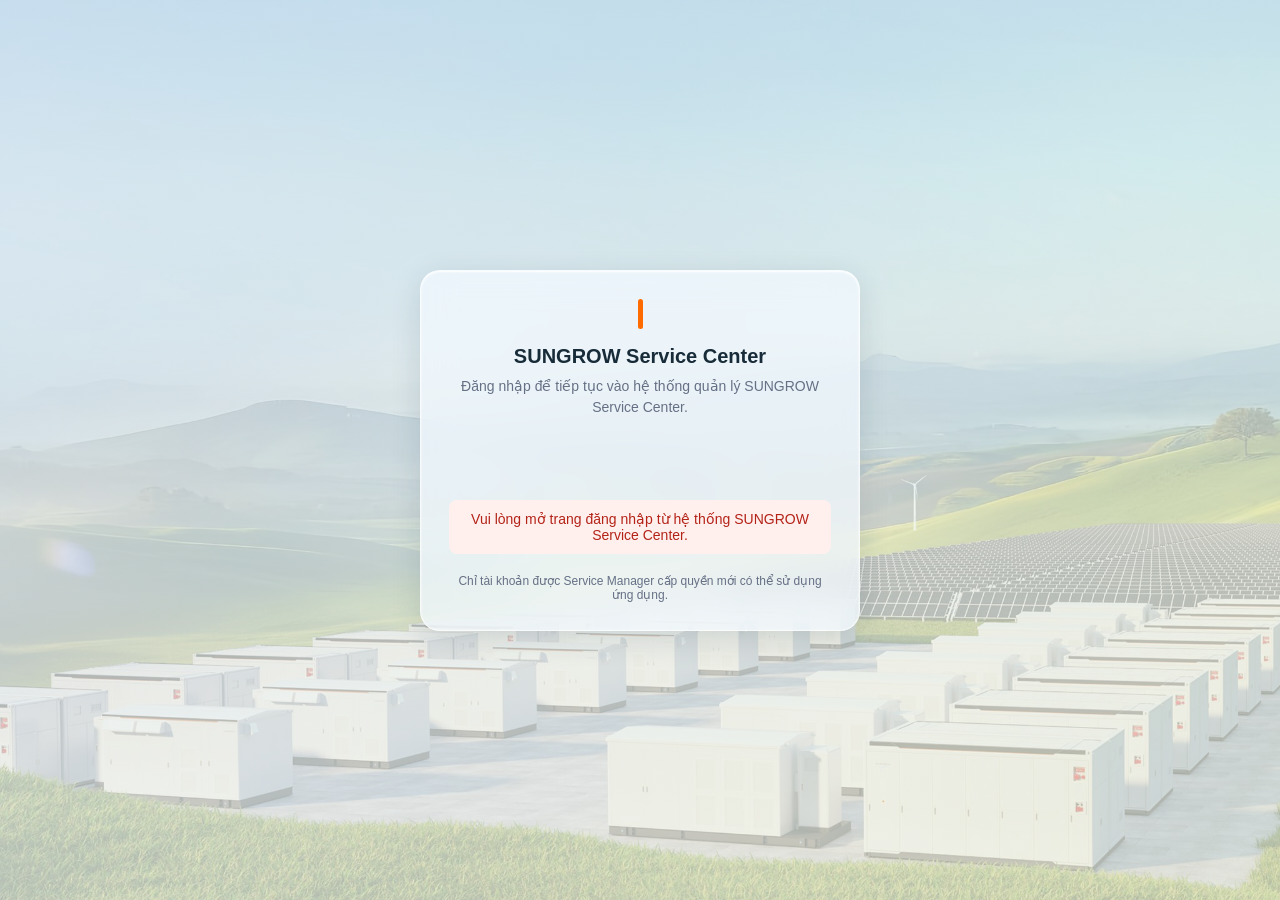
<file: docs/data-entry-login.html>
<!doctype html>
<html lang="vi" class="sg-glass-standalone">
<head>
  <meta charset="utf-8">
  <meta name="viewport" content="width=device-width,initial-scale=1">
  <title>Dang nhap - SUNGROW Service Center</title>
  <script src="https://accounts.google.com/gsi/client" async defer></script>
  <style>
    :root{--orange:#ff6b00;--ink:#18212b;--muted:#667085;--line:#e4e7ec;--soft:#f7f8fa;--red:#b42318}
    *{box-sizing:border-box}body{margin:0;min-height:100vh;display:grid;place-items:center;background:var(--soft);color:var(--ink);font:14px Arial,sans-serif;padding:20px}.card{width:min(440px,100%);background:#fff;border:1px solid var(--line);border-radius:14px;padding:28px;box-shadow:0 10px 30px rgba(16,24,40,.08);text-align:center}.mark{width:5px;height:30px;border-radius:8px;background:var(--orange);margin:0 auto 16px}h1{font-size:20px;margin:0 0 8px}p{color:var(--muted);line-height:1.5;margin:0 0 22px}.button-slot{display:flex;justify-content:center;min-height:44px}.message{margin-top:16px;padding:11px 13px;border-radius:8px;background:#fff0ee;color:var(--red);display:none}.foot{font-size:12px;color:var(--muted);margin-top:20px}
  </style>
<link rel="icon" type="image/png" href="./favicon.png?v=3"><link rel="icon" type="image/svg+xml" href="./favicon-tight.svg?v=1"></head>
<body>
  <main class="card">
    <div class="mark"></div>
    <h1>SUNGROW Service Center</h1>
    <p>&#272;&#259;ng nh&#7853;p &#273;&#7875; ti&#7871;p t&#7909;c v&#224;o h&#7879; th&#7889;ng qu&#7843;n l&#253; SUNGROW Service Center.</p>
    <div id="googleButton" class="button-slot"></div>
    <div id="message" class="message"></div>
    <div class="foot">Ch&#7881; t&#224;i kho&#7843;n &#273;&#432;&#7907;c Service Manager c&#7845;p quy&#7873;n m&#7899;i c&#243; th&#7875; s&#7917; d&#7909;ng &#7913;ng d&#7909;ng.</div>
  </main>
  <script>
    const CLIENT_ID='1057611730150-6ds8o36jv1haln4h6tcl1gilh31o7hqn.apps.googleusercontent.com';
    const params=new URLSearchParams(window.location.search);
    const openerOrigin=params.get('opener_origin')||'';
    const allowedOpener=/^https:\/\/[a-z0-9-]+-script\.googleusercontent\.com$/i.test(openerOrigin);

    function showError(message){
      const box=document.getElementById('message');
      box.textContent=message;
      box.classList.add('sg-auth-error');
      box.style.display='block';
    }

    function sendToApp(payload){
      if(!allowedOpener||!window.opener){
        showError('Phi\u00ean \u0111\u0103ng nh\u1eadp kh\u00f4ng h\u1ee3p l\u1ec7. H\u00e3y \u0111\u00f3ng c\u1eeda s\u1ed5 n\u00e0y v\u00e0 m\u1edf l\u1ea1i t\u1eeb \u1ee9ng d\u1ee5ng nh\u1eadp li\u1ec7u.');
        return;
      }
      window.opener.postMessage(payload,openerOrigin);
    }

    function onCredential(response){
      if(!response||!response.credential){
        sendToApp({type:'sungrow-google-auth-error',message:'Google kh\u00f4ng tr\u1ea3 v\u1ec1 th\u00f4ng tin \u0111\u0103ng nh\u1eadp.'});
        showError('Google kh\u00f4ng tr\u1ea3 v\u1ec1 th\u00f4ng tin \u0111\u0103ng nh\u1eadp.');
        return;
      }
      sendToApp({type:'sungrow-google-auth',credential:response.credential});
      document.querySelector('p').innerHTML='&#272;&#259;ng nh&#7853;p th&#224;nh c&#244;ng. C&#7917;a s&#7893; s&#7869; t&#7921; &#273;&#243;ng.';
      setTimeout(()=>window.close(),250);
    }

    window.addEventListener('load',()=>{
      if(!allowedOpener||!window.opener){
        showError('Vui l\u00f2ng m\u1edf trang \u0111\u0103ng nh\u1eadp t\u1eeb h\u1ec7 th\u1ed1ng SUNGROW Service Center.');
        return;
      }
      google.accounts.id.initialize({client_id:CLIENT_ID,callback:onCredential,auto_select:false,cancel_on_tap_outside:true});
      google.accounts.id.renderButton(document.getElementById('googleButton'),{theme:'outline',size:'large',text:'signin_with',locale:'vi',width:Math.min(300,Math.max(200,window.innerWidth-64))});
    });
  </script>
<link id="sg-glass-theme" rel="stylesheet" href="liquid-glass.css?v=5"><script src="glass-theme.js?v=2"></script></body>
</html>
</file>
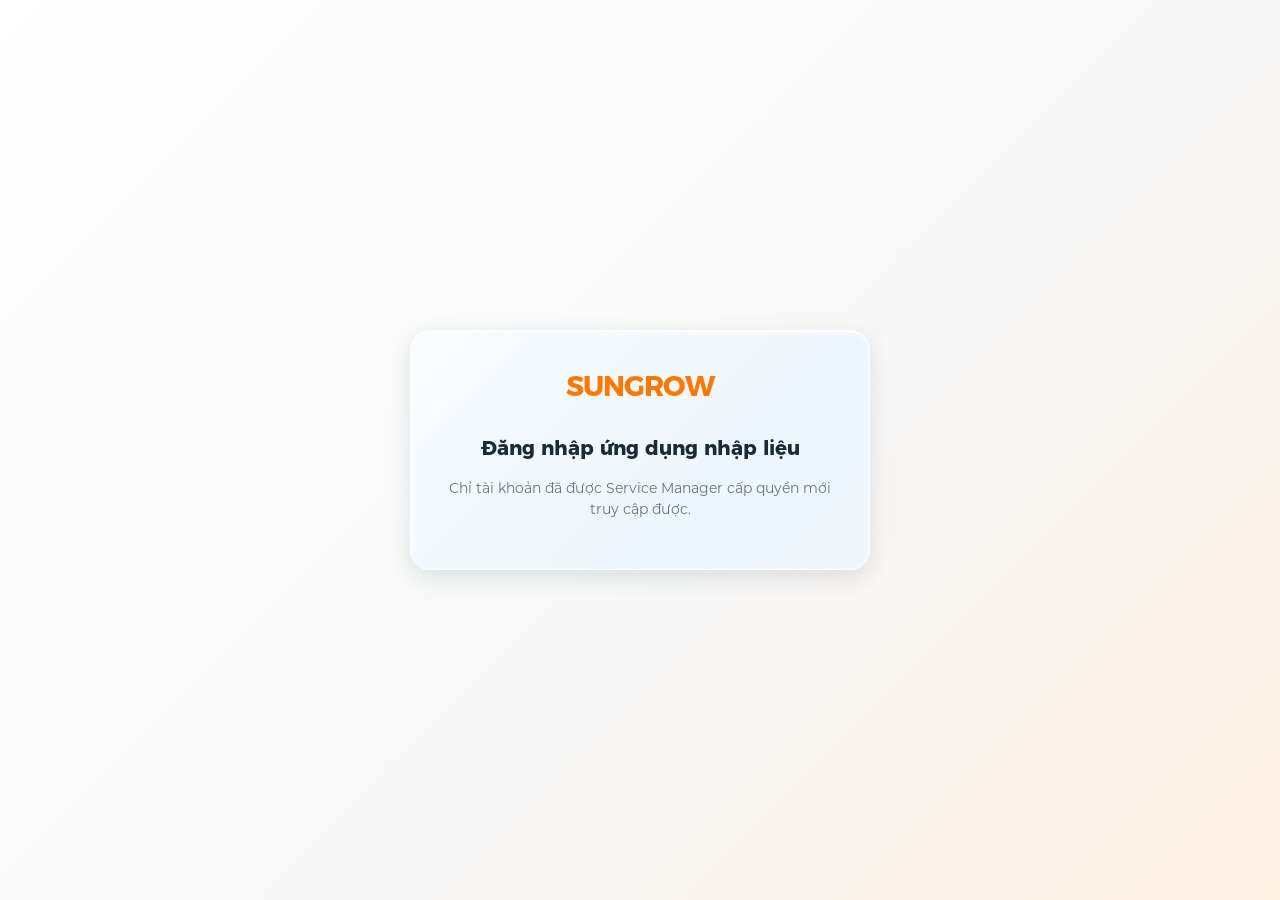
<file: docs/entry.html>
<!doctype html>
<html lang="vi">
<head>
  <base target="_top">
  <meta charset="utf-8">
  <meta name="viewport" content="width=device-width, initial-scale=1">
  <title>Sungrow Service Center - Nhập liệu</title>
  <script src="config.js?v=2"></script>
  <script src="apps-script-transport.js?v=2"></script>
  <script src="https://accounts.google.com/gsi/client" async defer></script>
  <link rel="preconnect" href="https://fonts.googleapis.com">
  <link rel="preconnect" href="https://fonts.gstatic.com" crossorigin>
  <link rel="stylesheet" href="sungrow-font.css?v=1">
  <style>
    :root{--orange:#ff7900;--orange-dark:#b64e00;--orange-soft:#fff3e8;--ink:#222;--muted:#667085;--line:#e5e7eb;--soft:#f5f6f7;--green:#237a57;--green-soft:#eaf6f0;--blue:#3b68a0;--blue-soft:#edf3fb;--red:#b42318;--red-soft:#fff0ee;--sidebar:214px}
    *{box-sizing:border-box}html,body{height:100%}body{margin:0;background:var(--soft);color:var(--ink);font-family:'Sungrow Montserrat',Montserrat,Arial,sans-serif;font-size:14px;line-height:1.55}.hidden{display:none!important}button,input,select,textarea{font:inherit}
    .login-page{min-height:100%;display:grid;place-items:center;padding:24px;background:linear-gradient(135deg,#fff 0,#f7f7f7 58%,#fff1e4 100%)}.login-card{width:min(460px,100%);background:#fff;border:1px solid var(--line);border-radius:12px;padding:34px;box-shadow:0 20px 55px rgba(24,32,40,.08);text-align:center}.login-card h1{font-size:20px;margin:24px 0 8px}.login-card .secondary{width:100%;margin-top:12px}
    .app-shell{min-height:100%;display:grid;grid-template-columns:var(--sidebar) minmax(0,1fr)}.sidebar{position:fixed;inset:0 auto 0 0;width:var(--sidebar);background:#fff;border-right:1px solid var(--line);padding:32px 18px 24px;display:flex;flex-direction:column;z-index:20}.brand{padding:0 4px 26px;border-bottom:1px solid #f0f1f2}.brand svg{display:block;width:150px;height:auto}.brand small{display:block;margin-top:7px;color:#5f6872;font-size:11px;letter-spacing:1.25px}.tabs{display:grid;gap:8px;margin-top:32px}.tab{display:flex;align-items:center;width:100%;min-height:50px;border:0;border-radius:6px;background:transparent;color:#505050;padding:13px 12px;text-align:left;cursor:pointer;font-size:14px;font-weight:500;line-height:1.45}.tab:hover{background:#f7f7f7}.tab.active{background:var(--orange-soft);color:var(--orange-dark);box-shadow:inset 3px 0 var(--orange);font-weight:600}.sidebar-user{margin-top:auto;border-top:1px solid var(--line);padding:15px 4px 11px;color:#4d5761;font-size:11px;line-height:1.5}.sidebar-user strong{display:block;color:#20252b;font-size:12px;margin-bottom:2px}.user-identity{display:flex;align-items:center;gap:8px;min-width:0}.user-avatar{display:inline-flex;align-items:center;justify-content:center;width:34px;height:34px;flex:0 0 34px;border-radius:50%;background:var(--orange-soft);color:var(--orange-dark);font-weight:700}.user-copy{min-width:0}.side-foot{padding:10px 4px 0;border-top:1px solid #f0f1f2;color:var(--muted);font-size:11px}.workspace{grid-column:2;min-width:0;min-height:100vh}
    #message{position:fixed;top:18px;right:26px;z-index:40;max-width:440px}.content{padding:22px 28px}.panel{background:#fff;border:1px solid var(--line);border-radius:10px;box-shadow:0 1px 2px rgba(16,24,40,.03);padding:20px;min-width:0}.panel-head{display:flex;align-items:center;justify-content:space-between;gap:18px;margin-bottom:18px}.panel-title h2{font-size:18px;margin:0 0 3px}.panel-title p{margin:0;color:var(--muted);font-size:12px}h3{font-size:15px;margin:18px 0 10px}
    .filters{display:grid;grid-template-columns:minmax(220px,2fr) repeat(4,minmax(140px,1fr)) auto;gap:10px;padding:10px 12px;background:#fafafa;border:1px solid #ededed;border-radius:8px;margin-bottom:12px}.search-field{position:relative}.search-field input{padding-right:40px}.search-field::after{content:'⌕';position:absolute;right:14px;top:50%;transform:translateY(-50%);display:flex;align-items:center;justify-content:center;width:20px;height:20px;font-size:23px;line-height:1;color:#7d8790;pointer-events:none}.search{display:flex;gap:10px}
    label{display:block;font-size:12px;color:#475467;margin-bottom:6px;font-weight:500}input,select,textarea{width:100%;min-height:40px;border:1px solid #cfd4dc;border-radius:6px;padding:9px 11px;background:#fff;color:var(--ink)}textarea{min-height:82px;resize:vertical}input:focus,select:focus,textarea:focus{outline:2px solid #ffe0c4;border-color:var(--orange)}
    button{border:0;border-radius:6px;padding:10px 14px;font-weight:600;cursor:pointer;white-space:nowrap}button:disabled{opacity:.55;cursor:wait}.primary{background:var(--orange);color:#fff}.primary:hover{background:#e96f00}.secondary{background:#fff;border:1px solid #cfd4dc;color:var(--ink)}.secondary:hover{border-color:var(--orange);color:var(--orange-dark)}.danger{background:var(--red-soft);color:var(--red)}.icon-button{min-width:36px;height:34px;padding:0 9px;background:#fff;border:1px solid #d7dce1;color:#4c5965}.case-row-actions{display:flex;align-items:center;justify-content:center;gap:6px}.case-row-actions .delete-case{min-width:34px;width:34px;padding:0;border-color:#efb1ab;background:#fff4f2;color:#b42318;font-size:16px}.case-row-actions .delete-case:hover{border-color:#d92d20;background:#fee4e2}.case-row-actions .delete-case:disabled{opacity:1;cursor:not-allowed;border-color:#dfe3e7;background:#f3f4f5;color:#a0a6ad}.actions{display:flex;gap:9px;justify-content:flex-end;margin-top:15px;flex-wrap:wrap}
    .case-table-shell{flex:1 1 auto;height:auto;min-height:0;overflow:auto;overscroll-behavior:contain;border:1px solid var(--line);border-radius:8px;scrollbar-width:thin;scrollbar-color:#b9bec3 #f1f2f3}.case-table-shell::-webkit-scrollbar{width:7px;height:7px}.case-table-shell::-webkit-scrollbar-thumb{background:#b9bec3;border-radius:8px}.case-table-shell::-webkit-scrollbar-track{background:#f1f2f3}.case-table{width:100%;border-collapse:separate;border-spacing:0;table-layout:fixed}.case-table th{position:sticky;top:0;z-index:2;background:#f7f8f9;color:#515b65;font-size:12px;font-weight:600;text-align:left;padding:10px 12px;border-bottom:1px solid var(--line)}.case-table td{height:58px;padding:10px 12px;border-bottom:1px solid #edf0f2;vertical-align:middle}.case-table tbody tr.data-row:hover{background:#fcfcfc}.case-table th:nth-child(1){width:23%}.case-table th:nth-child(2){width:14%}.case-table th:nth-child(3){width:14%}.case-table th:nth-child(4){width:15%}.case-table th:nth-child(5){width:11%}.case-table th:nth-child(6){width:16%}.case-table th:nth-child(7){width:7%;text-align:center}.case-table td:last-child{text-align:center}.device-name{font-weight:600;color:#20252b;white-space:nowrap;overflow:hidden;text-overflow:ellipsis}.device-sn{display:block;color:var(--muted);font-size:12px;margin-top:3px;white-space:nowrap;overflow:hidden;text-overflow:ellipsis}.badge{display:inline-flex;align-items:center;max-width:100%;padding:4px 8px;border-radius:5px;background:#f0f2f4;color:#53606c;font-size:12px;white-space:nowrap;overflow:hidden;text-overflow:ellipsis}.badge.good{background:var(--green-soft);color:var(--green)}.badge.wait{background:#fff0df;color:#9b5c14}.badge.info{background:var(--blue-soft);color:var(--blue)}.badge.alert{background:var(--red-soft);color:var(--red)}.center-name,.date-cell{white-space:nowrap}.detail-row>td{padding:0!important;background:#fafbfc}.detail-box{padding:17px 18px 20px;border-bottom:1px solid var(--line)}.detail-grid{display:grid;grid-template-columns:repeat(4,minmax(0,1fr));gap:12px;margin-bottom:12px}.detail-field{min-width:0}.detail-field span{display:block;color:var(--muted);font-size:11px;margin-bottom:3px}.detail-field strong{display:block;font-size:13px;overflow:hidden;text-overflow:ellipsis}.drive-link{color:var(--orange-dark);font-weight:600;text-decoration:none}.work{background:#fff;border:1px solid var(--line);border-radius:7px;padding:12px;margin-top:10px}.meta{display:flex;gap:14px;flex-wrap:wrap;color:var(--muted);font-size:12px;margin-top:7px}.case-body{margin-top:0}.result{border:1px solid var(--line);border-radius:9px;padding:16px;margin-top:12px;background:#fff}.result-head{display:flex;justify-content:space-between;align-items:flex-start;gap:12px}.result-title{display:flex;align-items:center;gap:10px;flex-wrap:wrap}.result-title strong{font-size:16px}.case-sequence{color:var(--orange-dark);font-size:11px;font-weight:600;text-transform:uppercase;letter-spacing:.45px}.case-info-grid{display:grid;grid-template-columns:repeat(4,minmax(0,1fr));gap:10px 18px;margin-top:14px;padding-top:13px;border-top:1px solid #edf0f2}.case-info{min-width:0}.case-info span{display:block;color:var(--muted);font-size:10px;margin-bottom:2px}.case-info strong{display:block;font-size:12px;white-space:nowrap;overflow:hidden;text-overflow:ellipsis}.case-history{margin-top:12px;border:1px solid #edf0f2;border-radius:7px;background:#fafafa}.case-history summary{cursor:pointer;padding:9px 11px;font-size:11px;font-weight:600;color:#59636d}.case-history-body{padding:0 12px 11px}.case-work-row{display:grid;grid-template-columns:125px 150px 110px minmax(180px,1fr);gap:10px;padding:9px 0;border-top:1px solid #edf0f2;font-size:11px;color:var(--muted)}.case-work-row strong{color:var(--ink)}.case-action-grid{display:flex;align-items:center;flex-wrap:wrap;gap:7px;margin-top:12px;padding:10px 0 0;border-top:1px solid #edf0f2}.case-action{width:auto;min-width:132px;min-height:34px;padding:7px 11px;border:1px solid #d8dde2;border-radius:5px;background:#f2f3f4;color:#8a929a;font-size:11px;font-weight:600}.case-action:disabled{opacity:1;cursor:not-allowed}.case-action.enabled{background:var(--orange-soft);border-color:#f2b47e;color:var(--orange-dark)}.case-action.enabled:hover{background:#ffe6d0;border-color:var(--orange);color:#8f3d00}.case-lock-note{margin-top:10px;color:#7a838c;font-size:11px}.case-form-panel:empty{display:none}.case-form-panel:not(:empty){margin-top:14px;padding-top:4px;border-top:1px solid var(--line)}
    .pagination{min-height:54px;display:flex;align-items:center;justify-content:space-between;gap:14px;padding:12px 2px 0;color:var(--muted);font-size:11px}.pager-controls{display:flex;align-items:center;gap:7px}.pager-controls select{width:auto;min-height:34px;padding:6px 27px 6px 9px}.page-buttons{display:flex;gap:4px}.page-button{min-width:34px;height:34px;padding:0 8px;background:#fff;border:1px solid transparent;color:#59636d}.page-button:hover{border-color:#d2d7dc}.page-button.active{border-color:var(--orange);color:var(--orange-dark);background:var(--orange-soft)}.empty{text-align:center;color:var(--muted);padding:38px}.empty-row td{text-align:center!important;padding:40px!important}
    .notice{padding:11px 13px;border:1px solid #cce7d9;border-radius:7px;background:#eef8f3;color:var(--green);box-shadow:0 5px 18px rgba(0,0,0,.06)}.notice.error{border-color:#ffd1cc;background:var(--red-soft);color:var(--red)}.grid{display:grid;grid-template-columns:repeat(3,minmax(0,1fr));gap:14px}.span2{grid-column:span 2}.span3{grid-column:1/-1}.row-list{display:grid;gap:8px}.repeat-row{display:grid;grid-template-columns:1fr 1.6fr 110px auto;gap:8px;align-items:end}.muted{color:var(--muted)}
    .serial-lookup-control{display:flex;align-items:center;width:100%;min-height:40px;border:1px solid #cfd4dc;border-radius:6px;background:#fff;overflow:hidden}.serial-lookup-control:focus-within{outline:2px solid #ffe0c4;border-color:var(--orange)}.serial-lookup-control input{flex:1 1 0;width:0;min-width:120px;border:0;border-radius:0;outline:0!important;box-shadow:none!important;padding-right:6px}.warranty-chip{flex:0 0 auto;max-width:60%;margin-right:7px;padding:5px 9px;border-radius:999px;font-size:11px;font-weight:600;line-height:1.3;white-space:nowrap;background:#f0f2f4;color:#667085}.warranty-chip.valid{background:var(--green-soft);color:var(--green)}.warranty-chip.expired{background:var(--red-soft);color:var(--red)}.warranty-chip.neutral{background:#f0f2f4;color:#667085}
    .dashboard-panel{background:transparent;border:0;box-shadow:none;padding:0}.dashboard-toolbar{display:grid;grid-template-columns:minmax(130px,180px) minmax(150px,210px) minmax(210px,1fr) auto;gap:10px;margin-bottom:14px;padding:14px;background:#fff;border:1px solid var(--line);border-radius:9px}.dashboard-kpis{display:grid;grid-template-columns:repeat(6,minmax(0,1fr));gap:10px}.dashboard-kpi{background:#fff;border:1px solid var(--line);border-top:3px solid var(--orange);border-radius:9px;padding:14px;min-width:0}.dashboard-kpi strong{display:block;font-size:26px;line-height:1.1;color:var(--orange-dark);margin-bottom:5px}.dashboard-kpi span{display:block;color:var(--muted);font-size:11px}.dashboard-kpi.alert{border-top-color:var(--red)}.dashboard-kpi.alert strong{color:var(--red)}.dashboard-kpi.good{border-top-color:var(--green)}.dashboard-kpi.good strong{color:var(--green)}.dashboard-grid{display:grid;grid-template-columns:repeat(2,minmax(0,1fr));gap:12px;margin-top:12px}.dashboard-card{background:#fff;border:1px solid var(--line);border-radius:9px;padding:16px;min-width:0}.dashboard-card h3{margin:0 0 13px;font-size:14px}.dashboard-bar{display:grid;grid-template-columns:minmax(110px,170px) 1fr 42px;align-items:center;gap:9px;margin:9px 0;font-size:11px}.dashboard-bar-label{white-space:nowrap;overflow:hidden;text-overflow:ellipsis}.dashboard-track{height:9px;background:#eef0f2;border-radius:10px;overflow:hidden}.dashboard-fill{height:100%;background:var(--orange);border-radius:10px}.dashboard-trend{width:100%;border-collapse:collapse;font-size:11px}.dashboard-trend th,.dashboard-trend td{padding:8px 7px;border-bottom:1px solid #edf0f2;text-align:right}.dashboard-trend th:first-child,.dashboard-trend td:first-child{text-align:left}.dashboard-attention{grid-column:1/-1}.dashboard-table-shell{max-height:330px;overflow:auto;border:1px solid var(--line);border-radius:7px}.dashboard-table{width:100%;border-collapse:collapse;min-width:760px}.dashboard-table th{position:sticky;top:0;background:#f7f8f9;z-index:1;color:#59636d;font-size:11px;text-align:left;padding:9px 10px;border-bottom:1px solid var(--line)}.dashboard-table td{padding:9px 10px;border-bottom:1px solid #edf0f2;font-size:11px}.dashboard-table tr:hover{background:#fff9f3}.dashboard-link{border:0;background:transparent;color:var(--orange-dark);padding:0;font-size:11px}.dashboard-foot{margin-top:10px;color:var(--muted);font-size:10px}
    @media(max-width:1100px){:root{--sidebar:184px}.content{padding:18px}.filters{grid-template-columns:2fr 1fr 1fr}.filters select:nth-of-type(3){grid-column:auto}.filters .primary{grid-column:3}.detail-grid{grid-template-columns:repeat(2,minmax(0,1fr))}.case-table th:nth-child(6),.case-table td:nth-child(6){display:none}.case-table th:nth-child(1){width:28%}.case-info-grid{grid-template-columns:repeat(3,minmax(0,1fr))}.case-work-row{grid-template-columns:110px 135px 100px minmax(150px,1fr)}.dashboard-kpis{grid-template-columns:repeat(3,minmax(0,1fr))}}
    .app-shell.legacy-dashboard-active{display:block}.app-shell.legacy-dashboard-active>.sidebar{display:none}.app-shell.legacy-dashboard-active>.workspace{min-height:100vh}.app-shell.legacy-dashboard-active .content{padding:0}.legacy-dashboard-frame{display:block;width:100%;height:100vh;border:0;background:#f5f5f5}.legacy-entry-button{position:fixed;z-index:60;right:22px;bottom:22px;border:0;border-radius:999px;background:#ff7900;color:#fff;padding:12px 18px;box-shadow:0 8px 24px rgba(0,0,0,.2);font-weight:600;cursor:pointer}.legacy-entry-button:hover{background:#dc6500}
    @media(max-width:760px){.app-shell{display:block}.sidebar{position:static;width:100%;padding:15px}.brand{padding:0 4px 14px}.brand svg{width:132px}.nav-label,.side-foot{display:none}.tabs{grid-template-columns:repeat(2,1fr)}.tab{justify-content:center;padding:10px 8px}.sidebar-user{margin-top:12px;padding:10px 8px 0}.workspace{min-height:auto}.content{padding:14px}.panel{padding:14px}.panel-head{align-items:flex-start}.filters,.grid{grid-template-columns:1fr}.filters .primary,.span2,.span3{grid-column:auto}.case-table-shell{height:58vh}.case-table{min-width:760px}.pagination{align-items:flex-start;flex-direction:column}.repeat-row{grid-template-columns:1fr}.detail-grid{grid-template-columns:1fr}.dashboard-toolbar,.dashboard-grid{grid-template-columns:1fr}.dashboard-kpis{grid-template-columns:repeat(2,minmax(0,1fr))}.dashboard-attention{grid-column:auto}.legacy-entry-button{right:12px;bottom:12px}}
    .drawer-backdrop{position:fixed;inset:0;background:rgba(24,32,40,.28);z-index:50}.case-drawer{position:fixed;top:0;right:0;bottom:0;width:min(560px,100%);z-index:51;background:#fff;box-shadow:-18px 0 55px rgba(24,32,40,.18);display:flex;flex-direction:column}.drawer-head{height:68px;flex:0 0 68px;display:flex;align-items:center;justify-content:space-between;gap:14px;padding:0 20px;border-bottom:1px solid var(--line)}.drawer-head h2{font-size:16px;margin:0}.drawer-head p{font-size:11px;color:var(--muted);margin:3px 0 0}.drawer-close{width:36px;height:36px;padding:0;border:1px solid var(--line);background:#fff;font-size:20px;color:#59636d}.drawer-body{padding:20px;overflow:auto}.drawer-device{display:flex;align-items:flex-start;justify-content:space-between;gap:15px;padding-bottom:16px;margin-bottom:16px;border-bottom:1px solid var(--line)}.drawer-device h3{font-size:18px;margin:0 0 4px}.drawer-device p{margin:0;color:var(--muted)}.drawer-section-title{margin:20px 0 9px;font-size:11px;color:#667085;text-transform:uppercase;letter-spacing:.8px}.drawer-actions{position:sticky;bottom:-20px;margin:20px -20px -20px;padding:14px 20px;background:#fff;border-top:1px solid var(--line);display:flex;justify-content:flex-end;gap:8px;flex-wrap:wrap}.case-drawer .work{background:#fafafa}.case-drawer .detail-grid{grid-template-columns:repeat(2,minmax(0,1fr))}
    @media(min-width:761px){.view.panel:not(#cases){max-height:calc(100vh - 44px);overflow:auto}#cases.view.panel{height:calc(100vh - 44px);max-height:none;display:flex;flex-direction:column;overflow:hidden;padding:14px 16px 10px}html.embedded .view.panel:not(#cases){max-height:calc(100vh - 20px)}html.embedded #cases.view.panel{height:calc(100vh - 20px)}}
    .case-action.delete{margin-right:auto;background:#fff4f2;border-color:#f2c4be;color:#a53b31}.case-action.delete:hover{background:#ffe9e5;border-color:#d9796e;color:#8b271e}
    @media(max-width:600px){.case-drawer{width:100%}.drawer-body{padding:16px}.drawer-actions{margin-left:-16px;margin-right:-16px;margin-bottom:-16px}.case-drawer .detail-grid{grid-template-columns:1fr}.case-info-grid{grid-template-columns:repeat(2,minmax(0,1fr))}.case-action{flex:1 1 calc(50% - 7px);min-width:0}.case-work-row{grid-template-columns:1fr 1fr}.result{padding:13px}}
    .sidebar-user strong,.sidebar-user .user-role{display:block;max-width:100%;white-space:nowrap;overflow:hidden;text-overflow:ellipsis}.sidebar-user .user-role{color:#667085}.side-foot{line-height:1.4}
    .case-form-panel form{position:relative}.form-close{position:absolute;top:10px;right:10px;z-index:2;width:30px;height:30px;padding:0;border:1px solid #d8dde2;border-radius:5px;background:#fff;color:#68727c;font-size:19px;line-height:1}.form-close:hover{border-color:var(--orange);color:var(--orange-dark);background:var(--orange-soft)}
    .work-edit,.case-form-panel .work{border:1px solid #e3e7eb;border-radius:7px;background:#fff;padding:13px;max-width:100%;overflow:hidden}.work-edit{font-size:12px}.work-edit h3,.case-form-panel .work h3{font-size:13px;margin:12px 36px 8px 0}.work-edit .grid{gap:9px 10px}.work-edit label,.case-form-panel .work label{font-size:11px;margin-bottom:4px}.work-edit input,.work-edit select,.work-edit textarea,.case-form-panel .work input,.case-form-panel .work select,.case-form-panel .work textarea{min-width:0;max-width:100%;min-height:36px;padding:7px 9px;font-size:12px}.work-edit textarea{min-height:58px}.work-edit .row-list{gap:6px;min-width:0}.work-edit .repeat-row{gap:6px;min-width:0}.issues .repeat-row,.parts .repeat-row,.repeat-column-head{grid-template-columns:minmax(120px,1fr) minmax(180px,1.55fr) 64px minmax(145px,.48fr) 56px 138px;align-items:center}.repeat-column-head{display:grid;gap:6px;color:var(--muted);font-size:11px;margin:0 0 4px}.issues .repeat-row>input:nth-child(2){grid-column:2 / span 2}.issues .repeat-row>input[type=date]{grid-column:4}.issues .repeat-row>.danger{grid-column:5}.issues .repeat-row>.inline-add{grid-column:6}.parts-date-help{font-size:11px;color:var(--muted);margin:4px 0 8px}.holds .repeat-row{grid-template-columns:minmax(190px,1fr) minmax(145px,.45fr) minmax(145px,.45fr) 56px 138px;align-items:center}.work-edit .danger{height:36px;padding:7px 10px}.inline-add{width:100%;height:36px;padding:7px 8px;font-size:11px}.work-edit .actions{margin-top:10px}.work-edit .actions button{min-height:36px;padding:8px 12px;font-size:12px}
    .warranty-confirm{padding:13px!important}.warranty-confirm h3{margin:0 36px 10px 0!important}.warranty-confirm .grid{grid-template-columns:minmax(180px,280px) minmax(0,1fr);gap:10px}.warranty-confirm .span2{grid-column:auto}.warranty-confirm textarea{width:100%;height:38px;min-height:38px;resize:vertical}.warranty-confirm .actions{margin-top:9px}.warranty-confirm .actions button{min-height:36px;padding:8px 12px;font-size:12px}.case-drawer .warranty-confirm .grid{grid-template-columns:1fr}.case-drawer .warranty-confirm textarea{height:54px;min-height:54px}
    @media(max-width:900px){.issues .repeat-row,.parts .repeat-row,.holds .repeat-row{grid-template-columns:1fr 1fr}.inline-add{width:100%}.repeat-column-head{display:none}.issues .repeat-row>input:nth-child(2),.issues .repeat-row>input[type=date],.issues .repeat-row>.danger,.issues .repeat-row>.inline-add{grid-column:auto}.warranty-confirm .grid{grid-template-columns:1fr}}
    html.embedded .app-shell{display:block}html.embedded .sidebar{display:none!important}html.embedded .workspace{min-height:100vh}html.embedded .content{padding:10px 22px}html.embedded .login-page{min-height:100vh;background:#f5f6f7}html.embedded .login-card{box-shadow:none}
    .loading-state{display:inline-flex;align-items:center;justify-content:center;gap:10px;color:var(--muted)}
    .loading-state.block{min-height:130px;width:100%}
    .loading-state .loading-spinner{margin-right:0}
    .loading-spinner{display:inline-block;width:22px;height:22px;margin-right:10px;vertical-align:middle;border:3px solid #e6e9ec;border-top-color:var(--orange);border-radius:50%;animation:portal-spin .75s linear infinite;flex:0 0 auto}
    button.is-busy{display:inline-flex;align-items:center;justify-content:center;gap:8px}
    button.is-busy::before{content:'';width:14px;height:14px;border:2px solid currentColor;border-right-color:transparent;border-radius:50%;animation:portal-spin .7s linear infinite}
    @keyframes portal-spin{to{transform:rotate(360deg)}}
    @media(prefers-reduced-motion:reduce){.loading-spinner,button.is-busy::before{animation-duration:1.8s}}
    .customer-picker{position:relative}
    .customer-suggestions{position:absolute;top:100%;left:0;right:0;z-index:40;max-height:280px;overflow-y:auto;background:#fff;border:1px solid #dce2e7;border-radius:8px;box-shadow:0 8px 24px #0002}
    .customer-suggestions[hidden]{display:none}
    .customer-suggestions button{display:block;width:100%;text-align:left;border:0;border-bottom:1px solid #edf0f2;background:#fff;padding:10px 12px;white-space:normal}
    .customer-suggestions button:hover,.customer-suggestions button.active{background:#fff3e8}
    .customer-suggestions strong,.customer-suggestions small{display:block;overflow-wrap:anywhere}
    .customer-suggestions small,.customer-option-status{font-size:12px;color:var(--muted)}
    .customer-option-status{padding:12px}
    .customer-save-row{display:flex;align-items:center;flex-wrap:wrap;gap:8px 16px}
    .customer-save-row label{display:inline-flex;align-items:center;gap:7px;margin:0}
    .customer-save-row input[type=checkbox]{width:16px;height:16px;min-height:0;margin:0;padding:0}
    .customer-save-row small{color:var(--muted)}

  </style>
<link rel="icon" type="image/png" href="./favicon.png?v=3"><link rel="icon" type="image/svg+xml" href="./favicon-tight.svg?v=1"></head>
<body>
    <section id="loginView" class="login-page">
      <div class="login-card">
        <div style="font-size:28px;font-weight:700;letter-spacing:-1px;color:#ff7900">SUNGROW</div>
        <h1>Đăng nhập ứng dụng nhập liệu</h1>
        <p class="muted">Chỉ tài khoản đã được Service Manager cấp quyền mới truy cập được.</p>
        <div id="googleButton"></div><div id="loginMessage"></div>
      </div>
    </section>
    <section id="appView" class="app-shell hidden">
      <aside class="sidebar">
        <div class="brand">
          <svg role="img" aria-label="Sungrow" viewBox="0 0 150 20" xmlns="http://www.w3.org/2000/svg">
            <g fill="#FF7900">
              <path d="M147.137 1.016v13.681l-6.699-7.172-6.699 7.172V1.016h-2.86v17.767h1.965c.49 0 .96-.2 1.336-.58l6.253-6.689 6.254 6.689c.375.38.845.58 1.335.58h1.972V1.016h-2.857z"/>
              <path d="M14.667 8.296H3.744a.9.9 0 01-.912-.911V5.077a.9.9 0 01.912-.911h11.873c1.19 0 2.19-.68 2.596-3.15H3.744C0 1.016 0 4.27 0 4.27v3.594s0 3.255 3.744 3.255h10.923a.9.9 0 01.911.912v2.689a.9.9 0 01-.911.912H2.597c-1.19 0-2.19.68-2.597 3.15h14.667c3.744 0 3.744-3.256 3.744-3.256v-3.975s0-3.255-3.744-3.255zM37.185 1.016v14.766c0 .219-.837.596-6.065.596s-6.065-.376-6.065-.596V1.016h-3.024v16.028c.931 2.114 7.619 1.993 9.089 1.993s8.162.121 9.089-1.993V1.016h-3.024zM62.287 1.016h-3.024v13.448L47.299 1.603a1.8 1.8 0 00-1.338-.582h-2.125v17.767h3.024V5.34l11.982 12.863c.375.38.845.581 1.338.581h2.107V1.016zM83.239 8.294h-7.464c-1.13 0-1.92.87-2.333 2.827h7.63c.188 0 .42.207.42 2.419 0 1.884-.236 2.094-.42 2.094H69.341c-.139 0-.572-.595-.572-5.734s.433-5.734.572-5.734h12.183c1.19 0 2.19-.68 2.596-3.15H67.735c-1.938.849-1.826 7.537-1.826 8.883 0 1.345-.112 8.034 1.826 8.883h15.504c1.144-.502 1.078-4.448 1.078-5.244 0-.795.066-4.743-1.078-5.244zM104.105 11.119c1.144-.5 1.078-4.257 1.078-5.051 0-.795.066-4.552-1.078-5.052H87.981v3.15h14.042c.139 0 .336.529.336 1.902 0 1.697-.199 2.228-.336 2.228H87.981v10.487h2.861v-7.664h4.082l7.128 7.128c.342.343.807.536 1.292.536h3.595l-7.664-7.664h4.83zM118.031.767c-1.47 0-8.298-.122-9.224 1.993v9.197a10 10 0 002.267-1.048c.469-.303.756-.823.756-1.386V4.087c0-.331 1.089-.662 6.201-.662 5.113 0 6.201.331 6.201.662v3.296a10 10 0 002.267-1.049c.469-.302.757-.822.757-1.386V2.76C126.325.645 119.497.767 118.031.767zm.001 18.276c1.47 0 8.299.122 9.225-1.994V7.852a10 10 0 00-2.268 1.049c-.469.302-.756.822-.756 1.386v5.436c0 .331-1.088.662-6.201.662-5.112 0-6.201-.33-6.201-.662v-3.297a10 10 0 00-2.267 1.049c-.469.302-.757.822-.757 1.386v2.189c.931 2.115 7.758 1.993 9.225 1.993z"/>
            </g>
          </svg>
          <small>SERVICE CENTER</small>
        </div>
        <nav class="tabs">
          <button id="dashboardTab" class="tab hidden" data-view="dashboard">Dashboard quản lý</button>
          <button class="tab active" data-view="cases">Danh sách hồ sơ</button>
          <button class="tab" data-view="receive">Tiếp nhận mới</button>
          <button class="tab" data-view="update">Cập nhật hồ sơ</button>
          <button class="tab" data-view="transfer">Luân chuyển center</button>
        </nav>
        <div class="sidebar-user" id="userBox"></div>
        <div class="side-foot">Ứng dụng nhập liệu | v1.4.3-form-state-sync<br>Dữ liệu được lưu trên Google Sheets</div>
      </aside>
      <div class="workspace">
      <div id="message"></div>
        <main class="content">

      <section id="dashboard" class="view hidden">
        <iframe id="legacyDashboardFrame" class="legacy-dashboard-frame" title="Sungrow Service Center Dashboard" data-src="https://taqhung95-cloud.github.io/sungrow-service/"></iframe>
        <button class="legacy-entry-button" type="button" onclick="showView('cases')">Mở platform nhập liệu</button>
      </section>

      <section id="cases" class="view panel">
        <div class="filters">
          <div class="search-field"><input id="caseQuery" placeholder="Model, S/N, nơi gửi hàng..."></div>
          <select id="caseStatus"><option value="">Tất cả trạng thái</option><option>Mới tiếp nhận</option><option>Đang xử lý</option><option>Đang luân chuyển</option><option>Sẵn sàng trả khách</option><option>Đã hoàn tất</option></select>
          <select id="caseWarranty"><option value="">Tất cả bảo hành</option><option>Chờ xác nhận</option><option>Trong bảo hành</option><option>Ngoài bảo hành</option><option>Sửa làm hàng good</option></select>
          <select id="caseCenter"><option value="">Tất cả center</option></select>
          <select id="caseLatestResult" aria-label="Lọc kết quả gần nhất" disabled title="Cần cập nhật Code.gs để lọc kết quả gần nhất"><option value="">Tất cả kết quả</option></select>
          <button class="primary" id="caseRefresh" type="button">Tìm kiếm</button>
        </div>
        <div id="portalSyncBar" style="display:flex;align-items:center;justify-content:flex-end;gap:10px;margin-bottom:10px"><span id="portalSyncStatus" role="status" aria-live="polite" style="font-size:11px;color:#667085">Chưa đồng bộ</span><button id="caseSync" class="secondary" type="button" onclick="globalThis.portalRealtime?.sync()">↻ Đồng bộ</button></div>
        <div class="case-table-shell">
          <table class="case-table">
            <thead><tr><th>Thiết bị / S/N</th><th>Trạng thái</th><th>Bảo hành</th><th>Center</th><th aria-sort="descending" id="caseDateHeader"><button id="caseDateSort" type="button" data-order="newest" title="Theo ngày nhận: Mới nhất → Cũ nhất. Bấm để đổi chiều." style="background:none;border:0;padding:0;color:inherit;font:inherit;white-space:nowrap">Ngày nhận ↓</button></th><th>Kết quả gần nhất</th><th>Thao tác</th></tr></thead>
            <tbody id="caseResults"><tr class="empty-row"><td colspan="7"><span class="loading-state block" role="status" aria-live="polite"><i class="loading-spinner" aria-hidden="true"></i><span>Đang tải hồ sơ…</span></span></td></tr></tbody>
          </table>
        </div>
        <div class="pagination">
          <div id="caseCount">Đang tải dữ liệu…</div>
          <div class="pager-controls">
            <label for="casePageSize" style="margin:0">Hiển thị</label>
            <select id="casePageSize"><option>20</option><option>50</option><option>100</option></select>
            <div class="page-buttons" id="casePager"></div>
          </div>
        </div>
      </section>

      <section id="receive" class="view panel hidden">
        <div class="panel-head"><div class="panel-title"><h2>Tiếp nhận thiết bị mới</h2><p>Tạo hồ sơ và công việc đầu tiên cho center tiếp nhận</p></div></div>
        <form id="receiveForm"><div class="grid">
          <div><label>Ngày nhận từ khách *</label><input name="receivedAt" type="date" required></div>
          <div><label>Trung tâm tiếp nhận *</label><select name="intakeCenter" class="center-select" required></select></div>
          <div><label>Loại thiết bị *</label><select name="deviceType" required><option value="">Chọn loại thiết bị</option><option>Inverter</option><option>Fan</option><option>Power Stack</option><option>Battery</option><option>Thiết bị giám sát</option><option>Backup Box</option><option>Meter</option><option>Khác</option></select></div>
          <div><label>Model *</label><input name="model" required placeholder="Ví dụ: SG110CX"></div>
          <div><label>Số sê-ri (S/N) <span id="serialRequired">*</span></label><div class="serial-lookup-control"><input name="serialNumber" required placeholder="Quét hoặc nhập S/N"><span id="warrantyLookup" class="warranty-chip neutral" aria-live="polite">Chưa tra cứu</span></div></div>
          <div><label>Số lượng *</label><input name="quantity" type="number" min="1" value="1" required></div>
          <div class="span3"><h3>Thông tin khách hàng</h3></div>
          <div class="customer-picker"><label for="customerNameInput">Tên khách hàng *</label><input id="customerNameInput" name="customerName" required autocomplete="off" role="combobox" aria-autocomplete="list" aria-controls="customerSuggestions" aria-expanded="false" placeholder="Tên hoặc số điện thoại để tìm khách"><div id="customerSuggestions" class="customer-suggestions" role="listbox" hidden></div><input type="hidden" name="customerId"><input type="hidden" name="customerRevision"></div>
          <div><label>Số điện thoại khách hàng *</label><input name="customerPhone" type="tel" required></div>
          <div><label>Email khách hàng</label><input name="customerEmail" type="email" placeholder="Nếu có"></div>
          <div class="span3"><label>Địa chỉ khách hàng *</label><input name="customerAddress" required></div>
          <div class="span3 customer-save-row"><label><input type="checkbox" name="saveCustomer" value="true"><span id="customerSaveLabel">Lưu khách mới vào danh bạ</span></label><small id="customerDirectoryStatus" aria-live="polite"></small></div>
          <div class="span3"><label>Hồ sơ đính kèm (.zip/.rar) *</label><input name="evidenceFile" type="file" accept=".zip,.rar" required><div class="muted">Tối đa 8 MB. Cần gồm hình ảnh, file thu thập thông tin sự cố, log file và tài liệu liên quan. Hệ thống tự lưu vào thư mục của center.</div></div>
          <div class="span3"><label>Hiện tượng ban đầu *</label><textarea name="initialIssue" required></textarea></div>
          <div class="span3"><label>Ghi chú chung</label><textarea name="note"></textarea></div>
        </div><div class="actions"><button class="primary" type="submit">Tạo hồ sơ</button></div></form>
      </section>

      <section id="update" class="view panel hidden">
        <div class="panel-head"><div class="panel-title"><h2>Tìm và cập nhật hồ sơ</h2><p>Tra cứu chính xác theo S/N hoặc mã hồ sơ và ghi nhận tiến độ kỹ thuật</p></div></div>
        <div class="search"><input id="updateQuery" placeholder="Nhập đầy đủ S/N hoặc Mã hồ sơ"><button class="primary" id="updateSearch" type="button">Tìm kiếm</button></div>
        <div id="updateResults"></div>
      </section>

      <section id="transfer" class="view panel hidden">
        <div class="panel-head"><div class="panel-title"><h2>Luân chuyển giữa các center</h2><p>Tạo và xác nhận bàn giao thiết bị giữa các trung tâm</p></div></div>
        <div class="search"><input id="transferQuery" placeholder="Nhập Mã hồ sơ hoặc S/N"><button class="primary" id="transferSearch" type="button">Tìm kiếm</button></div>
        <div id="transferResults"></div>
      </section>
        </main>
      </div>
      <div id="caseDrawerBackdrop" class="drawer-backdrop hidden" onclick="closeCaseDrawer()"></div>
      <aside id="caseDrawer" class="case-drawer hidden" aria-hidden="true" aria-label="Chi tiết thiết bị">
        <div class="drawer-head"><div><h2>Chi tiết thiết bị</h2><p>Xem thông tin và chuyển tới đúng chức năng</p></div><button class="drawer-close" type="button" aria-label="Đóng chi tiết" onclick="closeCaseDrawer()">×</button></div>
        <div id="caseDrawerBody" class="drawer-body"></div>
      </aside>
    </section>
  <script>
    const CONFIG = window.SUNGROW_CONFIG || {};
    const EMBEDDED = window.self !== window.top;
    if(EMBEDDED)document.documentElement.classList.add('embedded');
    const state = { token:'', actor:null, centers:[], allCenters:[], selectedCase:null, currentView:'cases', casePage:1, casePageSize:20, caseTotal:0, caseTotalPages:1, dashboardReady:false, caseLoading:false, caseReloadPending:false, caseLoadFailures:0, caseRetryTimer:null, caseCache:{} };
    const $ = s => document.querySelector(s);
    const $$ = s => Array.from(document.querySelectorAll(s));
    const esc = v => String(v == null ? '' : v).replace(/[&<>"']/g, c => ({'&':'&amp;','<':'&lt;','>':'&gt;','"':'&quot;',"'":'&#39;'}[c]));
    const formData = form => Object.fromEntries(new FormData(form).entries());
    function displayPhone(value){const text=value==null?'':String(value).trim();return /^[35789]\d{8}$/.test(text)?'0'+text:text;}
    const today = () => new Date().toISOString().slice(0,10);
    function updateSyncActivity(delta){state.syncRequests=Math.max(0,(state.syncRequests||0)+delta);const active=state.syncRequests>0||!!state.manualSyncBusy;$('#portalSyncStatus').setAttribute('aria-busy',String(active));$('#caseSync').disabled=active;}
    if(EMBEDDED){$('#portalSyncBar').style.display='none';const publishSync=()=>parent.postMessage({type:'sungrow-portal-sync-status',text:$('#portalSyncStatus').textContent,detail:$('#portalSyncStatus').title,busy:state.syncRequests>0||!!state.manualSyncBusy},location.origin);new MutationObserver(publishSync).observe($('#portalSyncStatus'),{childList:true,subtree:true,characterData:true,attributes:true,attributeFilter:['aria-busy']});publishSync();window.addEventListener('message',event=>{if(event.origin===location.origin&&event.source===parent&&event.data?.type==='sungrow-portal-sync')globalThis.portalRealtime?.sync()});}

    window.onload = () => {
      $('[name=receivedAt]').value = today();
      bindEvents();
      const savedToken=sessionStorage.getItem('sungrow_id_token');
      if(savedToken){if(EMBEDDED)$('#loginView .login-card').innerHTML='<h1>Đang mở platform nhập liệu…</h1><p class="muted">Đang dùng phiên đăng nhập hiện tại.</p>';onCredential({credential:savedToken})}
      else {initGoogle();const warning=sessionStorage.getItem('sungrow_logout_warning');if(warning){sessionStorage.removeItem('sungrow_logout_warning');showLoginError(warning);}}
    };

    function initGoogle(){
      if(!CONFIG.googleClientId){showLoginError('Hệ thống chưa cấu hình Google Client ID.');return}
      if(!window.google?.accounts?.id){setTimeout(initGoogle,250);return}
      google.accounts.id.initialize({client_id:CONFIG.googleClientId,callback:onCredential});
      google.accounts.id.renderButton($('#googleButton'),{theme:'outline',size:'large',text:'signin_with',locale:'vi',width:Math.min(300,Math.max(200,window.innerWidth-64))});
    }

    function applyDeviceTypes(data){
      if(!Array.isArray(data.deviceTypes))return; // Older backend keeps its legacy options.
      const select=document.querySelector('#receiveForm [name="deviceType"]');
      const current=select.value;
      const types=[...new Set(data.deviceTypes.filter(v=>typeof v==='string'&&v.trim()))];
      select.innerHTML='<option value="">Chọn loại thiết bị</option>'+types.map(v=>`<option value="${esc(v)}">${esc(v)}</option>`).join('');
      if(current&&!types.includes(current))select.innerHTML+=`<option value="${esc(current)}">${esc(current)} (không còn trong danh mục đang dùng)</option>`;
      select.value=current;
    }

    function onCredential(response){
      window.SungrowQuickAssistant?.configure(null);
      const generation=state.authSequence=(state.authSequence||0)+1,credential=response.credential;
      state.token=credential;
      state.caseAbort?.abort();state.caseSequence=(state.caseSequence||0)+1;state.caseLoading=false;state.caseCache={};state.caseDataRevision='';
      sessionStorage.setItem('sungrow_id_token',state.token);
      let inherited=null;try{if(EMBEDDED&&parent.location.origin===location.origin)inherited=parent.SungrowPortalBootstrap?.(credential);}catch(_){}
      (inherited?Promise.resolve(inherited):call('getBootstrap',[credential])).then(async data=>{
        if(data.portalSessions===true&&!window.SungrowSessionClient)throw new Error('Cần tải lại trang để dùng phiên đăng nhập 8 giờ.');
        const adopted=window.SungrowSessionClient?await window.SungrowSessionClient.adopt(credential,data,(name,args)=>call(name,args)):credential;
        if(generation!==state.authSequence)return;
        state.token=adopted;sessionStorage.setItem('sungrow_id_token',state.token);
        applyDeviceTypes(data);state.entrySuggestions=data.entrySuggestions===true;state.warrantyBatchLookup=data.warrantyBatchLookup===true;state.fanLotModels=data.fanLotModels===true;state.systemCaseCorrections=data.systemCaseCorrections===true;state.caseLatestResultFilter=data.caseLatestResultFilter===true;$('#caseLatestResult').disabled=!state.caseLatestResultFilter;
        state.actor=data.actor;state.centers=data.centers;state.allCenters=data.allCenters;state.customerDirectory=!!data.customerDirectory;state.temporaryUploads=!!data.temporaryUploads;state.fanSharedForms=data.fanSharedForms===true;state.fanLots=!!data.fanLots;state.fanLotReader=!!data.fanLotReader;state.fanLotPartsWithTechnical=!!data.fanLotPartsWithTechnical;window.SungrowFanLots?.configure();state.uploadCategories=!!data.uploadCategories;state.supplementalAttachments=!!data.supplementalAttachments;state.customerPicker?.sync();
        if(!EMBEDDED)window.SungrowQuickAssistant?.configure({actor:state.actor,
          request:(payload,signal)=>call('quickAssistantChat',[state.token,payload],0,signal),
          openCase:async(caseId,options)=>{if(window.SungrowEntryWorkspace){const opened=await SungrowEntryWorkspace.activate(caseId,options?.history?'Lịch sử xử lý':'');if(!opened)throw new Error('Chưa mở được hồ sơ.');}else openCaseDrawer(JSON.stringify({caseId}));}
        });
        applyActorCapabilities();
        state.notifications= data.notifications===true;
        if(!EMBEDDED)window.SungrowNotifications?.configure({anchor:$('#caseSync'),available:state.notifications,request:(name,options,signal)=>call(name,[state.token,options],0,signal),openCase:caseId=>openCaseDrawer(JSON.stringify({caseId}))});
        $('#loginView').classList.add('hidden');$('#appView').classList.remove('hidden');
        const initials=(data.actor.name||data.actor.email||'SC').split(/\s+|@/).filter(Boolean).slice(0,2).map(x=>x[0]).join('').toUpperCase();
        $('#userBox').innerHTML=`<div class="user-identity"><span class="user-avatar">${esc(initials)}</span><span class="user-copy"><strong title="${esc(data.actor.email)}">${esc(data.actor.email)}</strong><span class="user-role" title="${esc(data.actor.isGlobalManager?'Quản lý toàn bộ center':data.actor.role)} | ${esc(data.actor.homeCenter||data.actor.centers.join(', '))}">${esc(data.actor.isGlobalManager?'Quản lý toàn bộ center':data.actor.role)} | ${esc(data.actor.homeCenter||data.actor.centers.join(', '))}</span></span></div>`;
        fillCenters();
        if(!EMBEDDED){const logout=document.createElement('button');logout.type='button';logout.className='secondary';logout.textContent='Đăng xuất';logout.addEventListener('click',signOutEntry);$('#userBox').append(logout);}
        setupDashboardAccess();
        const requestedView=(location.hash||'#cases').slice(1);
        showView(['cases','receive','update','transfer'].includes(requestedView)?requestedView:'cases');
        if(EMBEDDED)parent.postMessage({type:'sungrow-portal-ready',actor:state.actor},location.origin);
      }).catch(err=>{
        if(generation!==state.authSequence)return;
        if(isAuthError(err)){sessionStorage.removeItem('sungrow_id_token');state.token='';showLoginError(err.message);initGoogle();return}
        showLoginError(err.code==='ACTION_NOT_ALLOWED'?'Backend Apps Script chưa được cập nhật lên v1.4.3-form-state-sync. Hãy redeploy rồi tải lại trang.':err.message);
      });
    }

    async function signOutEntry(){
      window.SungrowQuickAssistant?.configure(null);
      const previous=state.token;state.authSequence=(state.authSequence||0)+1;state.token='';state.actor=null;state.caseAbort?.abort();window.SungrowNotifications?.configure(null);
      sessionStorage.removeItem('sungrow_id_token');sessionStorage.removeItem('sungrow_portal_actor');closeCaseDrawer();$('#appView').classList.add('hidden');$('#loginView').classList.remove('hidden');
      try{window.google?.accounts?.id?.disableAutoSelect()}catch(_){}
      const operation=new AbortController(),timeout=setTimeout(()=>operation.abort(),10000);
      try{await window.SungrowSessionClient?.revoke(previous,(name,args)=>call(name,args,0,operation.signal));location.reload();}
      catch(error){sessionStorage.setItem('sungrow_logout_warning','Đã đăng xuất trên tab này, nhưng chưa xác nhận thu hồi phiên trên máy chủ. Vui lòng kiểm tra kết nối mạng.');location.reload();}
      finally{clearTimeout(timeout);}
    }

    function fileToBase64(file){return new Promise((resolve,reject)=>{const reader=new FileReader();reader.onerror=()=>reject(new Error('Không đọc được file đính kèm.'));reader.onabort=()=>reject(new Error('Đã hủy đọc file đính kèm.'));reader.onload=()=>resolve(String(reader.result).split(',')[1]||'');reader.readAsDataURL(file)})}

    function setupCustomerPicker(form){
      const name=form.elements.customerName,list=$('#customerSuggestions'),save=form.elements.saveCustomer,label=$('#customerSaveLabel'),status=$('#customerDirectoryStatus');
      let rows=[],selected=null,timer=0,sequence=0,active=-1;
      const supported=()=>!!state.customerDirectory;
      function close(){clearTimeout(timer);sequence++;list.hidden=true;name.setAttribute('aria-expanded','false');name.removeAttribute('aria-activedescendant');}
      function clearSelection(){selected=null;form.elements.customerId.value='';form.elements.customerRevision.value='';save.checked=false;label.textContent='Lưu khách mới vào danh bạ';}
      function sync(){save.disabled=!supported();status.textContent=supported()?'':'Danh bạ chưa được kích hoạt; vẫn nhập thông tin bình thường.';if(!supported()){save.checked=false;close();}}
      function choose(index){
        const row=rows[index];if(!row)return;selected=row;
        for(const [field,key]of [['customerName','name'],['customerPhone','phone'],['customerEmail','email'],['customerAddress','address']]){
          form.elements[field].value=key==='phone'?displayPhone(row[key]):row[key]||'';form.elements[field].dispatchEvent(new Event('change',{bubbles:true}));
        }
        form.elements.customerId.value=row.customerId;form.elements.customerRevision.value=row.revision;save.checked=false;
        label.textContent='Cập nhật thông tin khách này trong danh bạ';status.textContent='Đã chọn khách đã lưu. Bỏ chọn cập nhật để chỉ thay thông tin cho hồ sơ này.';close();
      }
      function search(){
        sync();clearTimeout(timer);rows=[];active=-1;list.hidden=true;const request=++sequence,query=name.value.trim(),center=form.elements.intakeCenter.value,actor=state.actor?.email;
        if(!supported()||query.length<2){close();return;}
        if(!center){status.textContent='Chọn trung tâm tiếp nhận trước khi tìm khách.';close();return;}
        timer=setTimeout(async()=>{
          list.hidden=false;name.setAttribute('aria-expanded','true');list.innerHTML='<div class="customer-option-status" role="status"><i class="loading-spinner" aria-hidden="true"></i>Đang tìm khách…</div>';
          try{
            const result=await call('searchCustomers',[state.token,{query,center}]);
            if(request!==sequence||center!==form.elements.intakeCenter.value||actor!==state.actor?.email)return;
            rows=Array.isArray(result.rows)?result.rows:[];active=-1;
            list.innerHTML=rows.length?rows.map((r,i)=>'<button type="button" role="option" aria-selected="false" id="customer-option-'+i+'" data-customer="'+i+'"><strong>'+esc(r.name)+'</strong><small>'+esc(displayPhone(r.phone))+(r.address?' | '+esc(r.address):'')+'</small></button>').join(''):'<div class="customer-option-status">Không tìm thấy. Nhập thông tin và chọn lưu khách mới nếu cần.</div>';
          }catch(error){if(request!==sequence)return;list.innerHTML='<div class="customer-option-status">Không tải được danh bạ. Bạn vẫn có thể nhập tay.</div>';}
        },300);
      }
      name.addEventListener('input',()=>{if(selected&&name.value!==selected.name)clearSelection();search();});
      name.addEventListener('focus',search);
      name.addEventListener('blur',()=>setTimeout(close,150));
      name.addEventListener('keydown',e=>{
        if(e.key==='Escape'){close();return;}
        if(list.hidden||!rows.length)return;
        if(e.key==='ArrowDown'||e.key==='ArrowUp'){
          e.preventDefault();active=active<0?(e.key==='ArrowDown'?0:rows.length-1):(active+(e.key==='ArrowDown'?1:-1)+rows.length)%rows.length;
          list.querySelectorAll('[data-customer]').forEach((button,i)=>{button.classList.toggle('active',i===active);button.setAttribute('aria-selected',String(i===active));});
          name.setAttribute('aria-activedescendant','customer-option-'+active);
        }else if(e.key==='Enter'&&active>=0){e.preventDefault();choose(active);}
      });
      list.addEventListener('mousedown',e=>e.preventDefault());
      list.addEventListener('click',e=>{const button=e.target.closest('[data-customer]');if(button)choose(Number(button.dataset.customer));});
      form.elements.intakeCenter.addEventListener('change',()=>{clearSelection();close();search();});
      form.addEventListener('reset',()=>{clearSelection();close();setTimeout(sync,0);});
      state.customerPicker={sync};sync();
    }


    function bindEvents(){
      $$('.tab').forEach(btn=>btn.addEventListener('click',()=>showView(btn.dataset.view)));
      const receiveForm=$('#receiveForm');
      setupCustomerPicker(receiveForm);
      const serialInput=receiveForm.elements.serialNumber;
      const modelInput=receiveForm.elements.model;
      const warrantyLookup=$('#warrantyLookup');
      const setWarrantyLookup=(text,status='neutral')=>{
        warrantyLookup.textContent=text;
        warrantyLookup.className='warranty-chip '+(status==='valid'?'valid':status==='expired'?'expired':'neutral');
        warrantyLookup.title=text;
      };
      const manualModel=message=>{
        modelInput.readOnly=false;
        modelInput.setAttribute('aria-busy','false');
        modelInput.placeholder='Nhập Model thủ công';
        modelInput.title=message;
      };
      let warrantyTimer=0,lookupSequence=0;
      receiveForm.elements.deviceType.addEventListener('change',()=>{
        const fan=receiveForm.elements.deviceType.value==='Fan';
        if(fan&&modelInput.dataset.autoSerial){modelInput.value='';delete modelInput.dataset.autoSerial;}
        serialInput.required=!fan;
        $('#serialRequired').textContent=fan?'(không bắt buộc)':'*';
        serialInput.dispatchEvent(new Event('input'));
      });
      serialInput.addEventListener('input',()=>{
        clearTimeout(warrantyTimer);
        const sequence=++lookupSequence;
        const serial=serialInput.value.trim().toUpperCase();
        const fan=receiveForm.elements.deviceType.value==='Fan';
        if(modelInput.dataset.autoSerial && modelInput.dataset.autoSerial!==serial){
          modelInput.value='';
          delete modelInput.dataset.autoSerial;
        }
        if(!serial){
          manualModel('Nhập SN để tự điền Model, hoặc nhập Model thủ công.');
          setWarrantyLookup(fan?'Fan không yêu cầu S/N':'Chưa tra cứu');
          return;
        }
        modelInput.readOnly=!fan;
        modelInput.setAttribute('aria-busy',String(!fan));
        modelInput.placeholder=fan?'Nhập Model / Mã Fan':'Đang tra Model…';
        modelInput.title='Đang tra Model theo SN';
        setWarrantyLookup('Đang tra cứu…');
        warrantyTimer=setTimeout(async()=>{
          try{
            const result=window.SungrowWarranty?await SungrowWarranty.lookup(serial):await call('lookupWarranty',[state.token,serial]);
            if(sequence!==lookupSequence || serialInput.value.trim().toUpperCase()!==serial)return;
            modelInput.setAttribute('aria-busy','false');
            if(fan){manualModel('Model / Mã Fan được nhập riêng; S/N inverter chỉ dùng tra bảo hành.');}
            else if(result.model && String(result.model).trim()){
              modelInput.value=String(result.model).trim();
              modelInput.dataset.autoSerial=serial;
              modelInput.readOnly=true;
              modelInput.title='Model từ All SN list: '+modelInput.value;
              modelInput.dispatchEvent(new Event('change',{bubbles:true}));
            }else{
              if(modelInput.dataset.autoSerial){modelInput.value='';delete modelInput.dataset.autoSerial;}
              manualModel('Không có Model trong kết quả tra cứu. Nhập Model thủ công.');
            }
            setWarrantyLookup(result.label+(result.expiryDate?` | Đến ${result.expiryDate}`:''),result.status);
          }catch(error){
            if(sequence!==lookupSequence || serialInput.value.trim().toUpperCase()!==serial)return;
            if(modelInput.dataset.autoSerial){modelInput.value='';delete modelInput.dataset.autoSerial;}
            manualModel('Không thể tra Model. Nhập Model thủ công.');
            setWarrantyLookup('Không thể tra cứu');
          }
        },450);
      });
      receiveForm.addEventListener('submit',async e=>{e.preventDefault();const btn=e.submitter;busy(btn,true);try{
        let payload;
        if(state.temporaryUploads){
          if(!globalThis.portalUploads)throw new Error('Không tải được giao diện upload. Vui lòng giữ bản nháp và thử tải lại.');
          payload=formData(e.target);delete payload.evidenceFile;Object.assign(payload,portalUploads.prepare());
        }else{
        const file=e.target.elements.evidenceFile.files[0];
        if(!file||!(/\.(zip|rar)$/i.test(file.name)))throw new Error('Vui lòng chọn file .zip hoặc .rar.');
        if(file.size>8*1024*1024)throw new Error('File vượt quá 8 MB.');
        const attachment={name:file.name,base64:await fileToBase64(file)};
        payload=formData(e.target);delete payload.evidenceFile;payload.attachment=attachment;
        }
        if(window.SungrowFanLots)payload=SungrowFanLots.prepare(payload);
        const fingerprint=Array.from(new Uint8Array(await crypto.subtle.digest('SHA-256',new TextEncoder().encode(JSON.stringify(payload))))).map(n=>n.toString(16).padStart(2,'0')).join('');
        const requestKey='pendingCaseRequestId:'+fingerprint;
        let requestId=payload.uploadSessionId?portalUploads.requestId():sessionStorage.getItem(requestKey);
        if(!requestId){requestId=crypto.randomUUID();sessionStorage.setItem(requestKey,requestId)}
        payload.requestId=requestId;
        // Verify backend support before any upload, including after a lost response.
        let result;
        try{result=await call('getCreationStatus',[state.token,requestId])}
        catch(error){if(/Thao tác không được phép|ACTION_NOT_ALLOWED/.test(error.message+' '+error.code))throw new Error('Cần cập nhật Apps Script lên bản 1.6.4 để tạo hồ sơ có chống trùng. Dữ liệu nhập vẫn được giữ nguyên.');throw error}
        if(!result.found){
          try{result=await call('createCase',[state.token,payload])}
          catch(error){
            for(let check=0;check<4;check++){
              btn.textContent='Đang xác nhận kết quả…';
              await new Promise(resolve=>setTimeout(resolve,2000));
              try{const saved=await call('getCreationStatus',[state.token,requestId]);if(saved.found){result=saved;break}}catch(_){ }
            }
            if(!result.caseId)throw new Error('Chưa xác nhận được kết quả tạo hồ sơ. Mã yêu cầu đã được giữ để tránh tạo trùng. Khi thử lại, hệ thống sẽ kiểm tra hồ sơ đã lưu trước. '+error.message);
          }
        }
        if(!result.caseId||!result.workOrderId)throw new Error('Phản hồi tạo hồ sơ không có mã hồ sơ/công việc. Vui lòng kiểm tra lại.');
        if(result.cancelled)throw new Error('Yêu cầu này thuộc hồ sơ đã hủy. Vui lòng kiểm tra danh sách trước khi tạo lại.');
        if(result.fanPending)await call('reconcileFanLot',[state.token,{caseId:result.caseId}]);
        sessionStorage.removeItem(requestKey);
        showMessage(`Đã tạo hồ sơ ${result.caseId} và công việc ${result.workOrderId}.`);e.target.reset();e.target.elements.deviceType.dispatchEvent(new Event('change'));$('[name=receivedAt]').value=today();$('[name=quantity]').value=1;fillCenters();showView('cases')
        if(state.temporaryUploads)portalUploads.reset();
      }catch(err){showMessage(err.message,true)}finally{busy(btn,false)}});
      $('#caseRefresh').addEventListener('click',()=>loadCases(true));
      $('#caseQuery').addEventListener('keydown',e=>{if(e.key==='Enter')loadCases(true)});
      $('#caseStatus').addEventListener('change',()=>loadCases(true));
      $('#caseDateSort').addEventListener('click',()=>{const button=$('#caseDateSort'),oldest=button.dataset.order!=='oldest';button.dataset.order=oldest?'oldest':'newest';button.textContent='Ngày nhận '+(oldest?'↑':'↓');button.title='Theo ngày nhận: '+(oldest?'Cũ nhất → Mới nhất':'Mới nhất → Cũ nhất')+'. Bấm để đổi chiều.';$('#caseDateHeader').setAttribute('aria-sort',oldest?'ascending':'descending');loadCases(true)});
      $('#caseWarranty').addEventListener('change',()=>loadCases(true));
      $('#caseCenter').addEventListener('change',()=>loadCases(true));
      $('#caseLatestResult').addEventListener('change',()=>loadCases(true));
      $('#casePageSize').addEventListener('change',e=>{state.casePageSize=Number(e.target.value)||20;loadCases(true)});
      $('#updateSearch').addEventListener('click',()=>searchInto($('#updateQuery').value,'updateResults','update'));
      $('#transferSearch').addEventListener('click',()=>searchInto($('#transferQuery').value,'transferResults','transfer'));
      $('#updateQuery').addEventListener('keydown',e=>{if(e.key==='Enter')$('#updateSearch').click()});
      $('#transferQuery').addEventListener('keydown',e=>{if(e.key==='Enter')$('#transferSearch').click()});
      document.addEventListener('keydown',e=>{if(e.key==='Escape')closeCaseDrawer()});
    }

    function viewAllowed(id){const c=state.actor?.capabilities||{};return id==='cases'?c.viewCases!==false:id==='receive'?!!c.createCase:id==='update'?!!c.updateWorkOrder:id==='transfer'?!!c.createTransfer:id==='dashboard'?!!c.viewDashboard:false}
    function applyActorCapabilities(){$$('.tab[data-view]').forEach(button=>button.classList.toggle('hidden',!viewAllowed(button.dataset.view)))}
    function showView(id){if(window.SungrowEntryWorkspace&&!SungrowEntryWorkspace.canLeave())return;if(window.SungrowSupplementAttachments&&!window.SungrowSupplementAttachments.canLeave())return;if(!viewAllowed(id))id='cases';if(id==='dashboard'){sessionStorage.setItem('sungrow_id_token',state.token);if(EMBEDDED)parent.postMessage({type:'sungrow-portal-dashboard'},location.origin);else window.location.href='./';return}window.SungrowEntryWorkspace?.localView(id);state.currentView=id;history.replaceState(null,'','#'+id);$$('.tab').forEach(b=>b.classList.toggle('active',b.dataset.view===id));$$('.view').forEach(v=>v.classList.toggle('hidden',v.id!==id));if(id==='cases'&&state.token)loadCases(false)}
    window.addEventListener('message',event=>{if(!EMBEDDED||event.origin!==location.origin||event.source!==parent||event.data?.type!=='sungrow-portal-view'||!state.actor)return;const view=event.data.view;if(view===state.currentView&&!event.data.refresh)return;if(['cases','receive','update','transfer'].includes(view)&&viewAllowed(view))showView(view)});
    function fillCenters(){$$('.center-select').forEach(select=>{select.innerHTML='<option value="">Chọn trung tâm</option>'+state.centers.map(c=>`<option>${esc(c)}</option>`).join('');if(state.centers.length===1)select.value=state.centers[0]});const filter=$('#caseCenter');if(filter){const current=filter.value;filter.innerHTML='<option value="">Tất cả center</option>'+state.centers.map(c=>`<option>${esc(c)}</option>`).join('');filter.value=current}}
    function setupDashboardAccess(){
      if(!state.actor||!state.actor.isGlobalManager)return;
      $('#dashboardTab').classList.remove('hidden');
    }
    async function loadManagerDashboard(){
      if(!state.actor||!state.actor.isGlobalManager)return;
      const box=$('#dashboardContent');
      box.innerHTML='<div class="panel empty">Đang tổng hợp dữ liệu từ Google Sheets…</div>';
      try{
        const filters={year:Number($('#dashboardYear').value),month:Number($('#dashboardMonth').value),center:$('#dashboardCenter').value};
        const data=await call('getManagerDashboard',[state.token,filters]);
        syncDashboardYears(data.filters.availableYears);
        renderManagerDashboard(data);
        state.dashboardReady=true;
      }catch(err){box.innerHTML=`<div class="notice error">${esc(err.message)}</div>`}
    }
    function syncDashboardYears(years){
      const select=$('#dashboardYear'),current=Number(select.value),values=Array.from(new Set([current,...(years||[])])).filter(Boolean).sort((a,b)=>b-a);
      select.innerHTML=values.map(y=>`<option value="${y}" ${y===current?'selected':''}>Năm ${y}</option>`).join('');
    }
    function renderManagerDashboard(data){
      const k=data.kpis,sla=k.slaRate==null?'—':`${formatNumber(k.slaRate)}%`;
      const cards=[
        ['Tiếp nhận',formatNumber(k.received),'Thiết bị trong kỳ',''],
        ['Hoàn tất kỹ thuật',formatNumber(k.technicalCompleted),'Thiết bị trong kỳ','good'],
        ['Đã trả khách',formatNumber(k.returned),'Thiết bị trong kỳ','good'],
        ['Tồn cuối kỳ',formatNumber(k.openAtEnd),'Chưa trả tại ngày chốt',''],
        ['Tồn quá 7 ngày',formatNumber(k.overdueOpen),'Cần theo dõi','alert'],
        ['SLA ≤ 7 ngày',sla,`${formatNumber(k.slaOnTime)} / ${formatNumber(k.slaPopulation)} thiết bị`,'good']
      ];
      $('#dashboardContent').innerHTML=`
        <div class="dashboard-kpis">${cards.map(c=>`<article class="dashboard-kpi ${c[3]}"><strong>${c[1]}</strong><span>${c[0]}</span><span>${c[2]}</span></article>`).join('')}</div>
        <div class="dashboard-grid">
          <article class="dashboard-card"><h3>Tiếp nhận theo center</h3>${dashboardBars(data.receivedByCenter)}</article>
          <article class="dashboard-card"><h3>Tồn cuối kỳ theo center</h3>${dashboardBars(data.openByCenter)}</article>
          <article class="dashboard-card"><h3>Trạng thái hồ sơ đang tồn</h3>${dashboardBars(data.openByStatus)}</article>
          <article class="dashboard-card"><h3>Top model tiếp nhận</h3>${dashboardBars(data.receivedByModel)}</article>
          <article class="dashboard-card"><h3>Xu hướng ${esc(data.period.year)}</h3>${dashboardTrend(data.monthlyTrend)}</article>
          <article class="dashboard-card"><h3>Thông tin cần xử lý</h3><div class="detail-grid"><div class="detail-field"><span>Chờ xác nhận bảo hành</span><strong>${formatNumber(k.pendingWarranty)}</strong></div><div class="detail-field"><span>Kỳ báo cáo</span><strong>${esc(data.period.label)}</strong></div><div class="detail-field"><span>Center</span><strong>${esc(data.filters.center||'Tất cả center')}</strong></div><div class="detail-field"><span>Nguồn</span><strong>Một Google Sheets database</strong></div></div></article>
          <article class="dashboard-card dashboard-attention"><h3>Thiết bị tồn quá 7 ngày</h3>${dashboardAttentionTable(data.attention)}<div class="dashboard-foot">Cập nhật lúc ${esc(formatDateTime(data.generatedAt))} | Dữ liệu lấy trực tiếp từ các tab nghiệp vụ, không dùng database hoặc file sao chép.</div></article>
        </div>`;
    }
    function dashboardBars(items){
      if(!items||!items.length)return'<div class="empty">Không có dữ liệu trong kỳ.</div>';
      const max=Math.max(1,...items.map(x=>Number(x.value)||0));
      return items.map(x=>`<div class="dashboard-bar"><span class="dashboard-bar-label" title="${esc(x.label)}">${esc(shortCenter(x.label))}</span><div class="dashboard-track"><div class="dashboard-fill" style="width:${Math.max(2,(Number(x.value)||0)*100/max)}%"></div></div><strong>${formatNumber(x.value)}</strong></div>`).join('');
    }
    function dashboardTrend(rows){return`<div style="overflow:auto"><table class="dashboard-trend"><thead><tr><th>Tháng</th><th>Tiếp nhận</th><th>Hoàn tất KT</th><th>Đã trả</th></tr></thead><tbody>${rows.map(r=>`<tr><td>T${r.month}</td><td>${formatNumber(r.received)}</td><td>${formatNumber(r.technicalCompleted)}</td><td>${formatNumber(r.returned)}</td></tr>`).join('')}</tbody></table></div>`}
    function dashboardAttentionTable(rows){
      if(!rows||!rows.length)return'<div class="empty">Không có thiết bị tồn quá 7 ngày tại ngày chốt.</div>';
      return`<div class="dashboard-table-shell"><table class="dashboard-table"><thead><tr><th>Thiết bị</th><th>S/N</th><th>Center</th><th>Ngày nhận</th><th>Tuổi tồn</th><th>Trạng thái</th></tr></thead><tbody>${rows.map(r=>`<tr><td><button class="dashboard-link" onclick='openDashboardCase(${JSON.stringify(r.serialNumber||r.caseId)})'>${esc(r.model||r.caseId)}</button></td><td>${esc(r.serialNumber||'—')}</td><td>${esc(shortCenter(r.center))}</td><td>${esc(r.receivedAt||'—')}</td><td><strong>${formatNumber(r.ageDays)} ngày</strong></td><td><span class="badge ${badgeClass(r.status)}">${esc(r.status||'—')}</span></td></tr>`).join('')}</tbody></table></div>`;
    }
    function openDashboardCase(query){showView('cases');$('#caseQuery').value=query||'';loadCases(true)}
    function formatNumber(value){return new Intl.NumberFormat('vi-VN',{maximumFractionDigits:1}).format(Number(value)||0)}
    function formatDateTime(value){const date=new Date(value);return isNaN(date.getTime())?'—':new Intl.DateTimeFormat('vi-VN',{dateStyle:'short',timeStyle:'short'}).format(date)}
    async function loadCases(resetPage=false,forceRefresh=false){
      if(resetPage)state.casePage=1;
      state.caseAbort?.abort();
      const sequence=state.caseSequence=(state.caseSequence||0)+1;
      const startedAt=Date.now();
      const controller=state.caseAbort=new AbortController();
      if(state.caseRetryTimer){clearTimeout(state.caseRetryTimer);state.caseRetryTimer=null}
      state.caseLoading=true;
      const box=$('#caseResults');
      const filters={query:$('#caseQuery').value,status:$('#caseStatus').value,warrantyStatus:$('#caseWarranty').value,center:$('#caseCenter').value,latestResult:$('#caseLatestResult').value,sortOrder:$('#caseDateSort').dataset.order,page:state.casePage,pageSize:state.casePageSize,includeDetails:false,refresh:Boolean(resetPage||forceRefresh)};
      const cacheKey=JSON.stringify(filters),cached=state.caseCache[cacheKey];
      if(cached&&!forceRefresh)renderCasesResponse(cached);else if(!box.querySelector('tr:not(.empty-row)'))box.innerHTML='<tr class="empty-row"><td colspan="7">Đang tải hồ sơ…</td></tr>';
      box.setAttribute('aria-busy','true');
      const syncStatus=$('#portalSyncStatus');syncStatus.innerHTML='<span class="loading-spinner" aria-hidden="true"></span> Đang tải trang '+filters.page+'…';
      try{
        const response=await call('listCases',[state.token,filters],0,controller.signal);
        if(sequence!==state.caseSequence)return false;
        const data=Array.isArray(response)?{items:response,total:response.length,page:1,pageSize:response.length||20,totalPages:1}:response;
        state.caseLoadFailures=0;state.caseCache[cacheKey]=data;renderCasesResponse(data);state.caseDataRevision=data.revision||'';
        syncStatus.title='Tổng '+(Date.now()-startedAt)+' ms | Máy chủ '+(data.timing?.serverMs??'chưa hỗ trợ')+' ms | Cache '+(data.timing?.cacheHit?'hit':'miss');syncStatus.textContent='Đã đồng bộ '+new Date().toLocaleTimeString('vi-VN');return true;
      }catch(err){
        if(sequence!==state.caseSequence||controller.signal.aborted)return false;
        state.caseLoadFailures+=1;
        const retryDelays=[3000,7000,15000,30000],retryDelay=retryDelays[Math.min(state.caseLoadFailures-1,retryDelays.length-1)];
        if(state.caseLoadFailures<=retryDelays.length&&state.currentView==='cases'&&!isAuthError(err))state.caseRetryTimer=setTimeout(()=>{state.caseRetryTimer=null;loadCases(false,forceRefresh)},retryDelay);
        syncStatus.textContent='Chưa đồng bộ | '+err.message;
        if(!cached)box.innerHTML=`<tr class="empty-row"><td colspan="7"><span class="notice error">${esc(err.message)} ${state.caseLoadFailures<=retryDelays.length?`Hệ thống sẽ tự thử lại sau ${Math.round(retryDelay/1000)} giây.`:''} <button type="button" class="secondary" onclick="state.caseLoadFailures=0;loadCases(false)">Thử ngay</button></span></td></tr>`;
        else showMessage('Đang hiển thị dữ liệu gần nhất; chưa lấy được bản cập nhật mới.',true);
      }finally{
        if(sequence===state.caseSequence){state.caseLoading=false;box.setAttribute('aria-busy','false');state.caseAbort=null;}
      }
    }
    function renderCasesResponse(data){const select=$('#caseLatestResult'),selected=select.value;if(data.latestResultFilter===true){select.disabled=false;select.title='Lọc theo nội dung cột Kết quả gần nhất';const options=[...new Set([...(data.latestResultOptions||[]),...(selected?[selected]:[])])];select.innerHTML='<option value="">Tất cả kết quả</option>'+options.map(value=>'<option value="'+esc(value)+'">'+esc(value)+'</option>').join('');select.value=selected;}const box=$('#caseResults');state.casePage=data.page;state.casePageSize=data.pageSize;state.caseTotal=data.total;state.caseTotalPages=data.totalPages;$('#casePageSize').value=String(data.pageSize);box.innerHTML=data.items.length?data.items.map(renderCaseTableRows).join(''):'<tr class="empty-row"><td colspan="7">Không có hồ sơ phù hợp.</td></tr>';const first=data.total?(data.page-1)*data.pageSize+1:0,last=Math.min(data.page*data.pageSize,data.total);$('#caseCount').textContent=`Hiển thị ${first}–${last} / ${data.total} hồ sơ`;renderPager()}
    function renderPager(){const total=state.caseTotalPages,current=state.casePage,pages=[];for(let p=1;p<=total;p++){if(p===1||p===total||Math.abs(p-current)<=2)pages.push(p)}let html=`<button class="page-button" ${current<=1?'disabled':''} onclick="goCasePage(${current-1})">‹</button>`,previous=0;pages.forEach(p=>{if(previous&&p-previous>1)html+='<span style="padding:8px 3px">…</span>';html+=`<button class="page-button ${p===current?'active':''}" onclick="goCasePage(${p})">${p}</button>`;previous=p});html+=`<button class="page-button" ${current>=total?'disabled':''} onclick="goCasePage(${current+1})">›</button>`;$('#casePager').innerHTML=html}
    function goCasePage(page){if(page<1||page>state.caseTotalPages||page===state.casePage)return;state.casePage=page;loadCases(false)}
    function refreshCurrent(){if(window.SungrowEntryWorkspace?.isCase()){SungrowEntryWorkspace.refresh();return;}if(state.currentView==='cases')loadCases(false);else if(state.currentView==='transfer')$('#transferSearch').click();else $('#updateSearch').click()}
    async function searchInto(query,target,mode){return SungrowExactSearch.search(query,target,mode)}

    function badgeClass(value){const text=String(value||'').toLowerCase();if(/đã hoàn tất|đã sửa chữa|đã giao|trong bảo hành|hàng good/.test(text))return'good';if(/chờ|không sửa|ngoài bảo hành/.test(text))return'wait';if(/kiểm tra|đang xử lý|luân chuyển|đổi/.test(text))return'info';return''}
    function canCorrectSourceCases(){const actor=state.actor;return !!actor&&(actor.canCorrectCaseSources===true||actor.roleCode==='service_manager'||(actor.roleCode==='center_manager'&&actor.homeCenter==='Sungrow Service Center'));}
    function shortCenter(value){return {'Sungrow Service Center':'Sungrow','XBSolar Center':'XBSolar','DAT Center':'DAT','BKE Center':'BKE','JGP Center':'JGP'}[value]||value||'—'}
    function renderCaseTableRows(item){
      const latest=item.workOrders.length?item.workOrders[item.workOrders.length-1]:{};
      const result=latest.outcome||latest.workflowStatus||'Chưa cập nhật';
      const itemRaw=JSON.stringify(JSON.stringify(item));
      const deleteTitle=item.canDelete?'Xóa hồ sơ':'Bạn không có quyền xóa hồ sơ này';
      return `<tr class="data-row"><td><div class="device-name">${esc(item.model||item.deviceType||'Chưa có Model')}${item.fanLotSummary?' | Lô '+esc(item.fanLotSummary.received)+' Fan':''}</div><span class="device-sn">S/N: ${esc(item.serialNumber||'Chưa nhập')}</span></td><td><span class="badge ${badgeClass(item.caseStatus)}">${esc(item.caseStatus||'Chưa cập nhật')}</span></td><td><span class="badge ${badgeClass(item.warrantyStatus)}">${esc(item.warrantyStatus||'Chờ xác nhận')}</span></td><td class="center-name">${esc(shortCenter(item.currentCenter))}</td><td class="date-cell">${esc(item.receivedAt||'—')}</td><td><span class="badge ${badgeClass(result)}">${esc(result)}</span></td><td><div class="case-row-actions"><button class="icon-button" title="Xem chi tiết thiết bị" aria-label="Xem chi tiết thiết bị" onclick='openCaseDrawer(${itemRaw})'>↗</button><button class="icon-button delete-case" title="${esc(deleteTitle)}" aria-label="${esc(deleteTitle)}" ${item.canDelete?`onclick='cancelCaseUI(${itemRaw})'`:'disabled'}>X</button></div></td></tr>`;
    }
    function renderCaseInformation(item){
      const link=item.evidenceLink?`<a class="drive-link" href="${esc(item.evidenceLink)}" target="_blank" rel="noopener">Mở thư mục hồ sơ Google Drive ↗</a>`:'<span class="muted">--</span>';
      const field=(label,value,wide=false)=>`<div class="detail-field${wide?' case-field-wide':''}"><span>${esc(label)}</span><strong>${esc(value==null||!String(value).trim()||value==='—'?'--':value)}</strong></div>`;
      const nameKey=value=>String(value||'').normalize('NFC').trim().replace(/\s+/g,' ').toLocaleLowerCase('vi-VN');
      const senderKey=nameKey(item.sender);
      const showSender=senderKey&&!['--','—'].includes(senderKey)&&senderKey!==nameKey(item.customerName)&&senderKey!==nameKey(item.senderCustomer);
      const group=(title,fields,extra='',wide=false)=>`<section class="case-information-group${wide?' case-information-footer':''}"><h4>${esc(title)}</h4><div class="case-information-fields">${fields.map(x=>field(...x)).join('')}${extra}</div></section>`;
      const device=group('Thiết bị & tiếp nhận',[
        ['Loại thiết bị',item.deviceType],['Model / Mã thiết bị',item.model],['S/N',item.serialNumber],
        ['Số lượng',item.quantity],['GSP',item.gsp],['MA',item.ma],
        ['Ngày nhận từ khách',item.receivedAt],['Center tiếp nhận',shortCenter(item.intakeCenter)],['Center hiện tại',shortCenter(item.currentCenter)],
        ...(item.project?[['Dự án/Địa điểm',item.project,true]]:[])
      ]);
      const warranty=group('Bảo hành & tiến độ',[
        ['Tình trạng bảo hành',item.warrantyStatus||'Chờ xác nhận'],['Ngày xác nhận bảo hành',item.warrantyConfirmedAt],['Xác nhận bảo hành bởi',item.warrantyConfirmedBy],
        ['Ngày sẵn sàng trả khách',item.readyAt],['Ngày trả khách',item.returnedAt],['Ghi chú bảo hành',item.warrantyNote,true]
      ]);
      const customer=group('Khách hàng',[
        ['Tên khách hàng',item.customerName],['SĐT khách hàng',displayPhone(item.customerPhone)],['Email khách hàng',item.customerEmail],['Địa chỉ khách hàng',item.customerAddress,true]
      ]);
      const delivery=group('Giao nhận & vận chuyển',[
        ['Công ty giao nhận',item.senderCompany],['Người liên hệ giao nhận',item.senderCustomer],['SĐT liên hệ giao nhận',displayPhone(item.senderPhone)],
        ['Email liên hệ giao nhận',item.senderEmail],['Đơn vị vận chuyển',item.carrier],['Mã vận đơn',item.trackingCode],
        ['Địa chỉ giao nhận',item.senderAddress,true],...(showSender?[['Nơi gửi hàng',item.sender,true]]:[])
      ]);
      const document=`<div class="detail-field"><span>Tài liệu thiết bị</span><div class="case-document-actions"><strong>${link}</strong>${state.supplementalAttachments&&item.canSupplementAttachments?`<button type="button" class="secondary supplement-open" onclick='openSupplementAttachments(${esc(JSON.stringify(JSON.stringify(item)))})'>＋ Bổ sung đính kèm</button>`:''}</div>${state.supplementalAttachments&&item.canSupplementAttachments?`<div class="supplement-panel hidden" id="supplement-${esc(item.caseId)}"></div>`:''}</div>`;
      return `<div class="detail-grid case-information">${device}${warranty}${customer}${delivery}${group('Thông tin hồ sơ',[['Mã hồ sơ',item.caseId],['Người tạo hồ sơ',item.createdBy],['Ngày tạo hồ sơ',item.createdAt]],document,true)}</div>`;
    }
    function renderCaseDetail(item){
      const works=(item.workOrders||[]).map(w=>`<div class="work"><strong>${esc(shortCenter(w.center))}</strong> <span class="badge ${badgeClass(w.workflowStatus)}">${esc(w.workflowStatus||'--')}</span><div class="meta"><span>Ngày nhận: ${esc(w.receivedAt||'--')}</span><span>Hoàn tất kỹ thuật: ${esc(w.technicalCompletedAt||'--')}</span><span>Kết quả: ${esc(w.outcome||'--')}</span><span>Ghi chú: ${esc(w.note||'--')}</span></div></div>`).join('')||'<div class="muted">Chưa có tiến trình xử lý.</div>';
      const pending=(item.transfers||[]).filter(t=>t.canAccept).map(t=>`<div class="work"><strong>Đang luân chuyển</strong><div class="meta"><span>Từ ${esc(shortCenter(t.fromCenter))}</span><span>Đến ${esc(shortCenter(t.toCenter))}</span><span>Ngày gửi: ${esc(t.dispatchedAt||'--')}</span></div></div>`).join('');
      const query=item.caseId||item.serialNumber||'';
      const transferAction=item.canTransfer?`<button class="secondary" onclick='navigateToCase("transfer",${JSON.stringify(query)})'>Luân chuyển center</button>`:'';
      const updateAction=item.canEditCase?`<button class="secondary" onclick='navigateToCase("update",${JSON.stringify(query)})'>Cập nhật kỹ thuật</button>`:'';
      const warrantyAction=item.canConfirmWarranty&&item.warrantyStatus==='Chờ xác nhận'?`<button class="primary" onclick='openWarranty(${JSON.stringify(JSON.stringify(item))})'>Duyệt bảo hành</button>`:warrantyRequestAction(item);
      const lockNotice=(item.isClosed?`<div class="case-lock-note">${item.canEditCase?'Hồ sơ đã hoàn tất | Quyền quản lý được phép điều chỉnh':'Hồ sơ đã hoàn tất | Chỉ quản lý toàn bộ center được phép điều chỉnh'}</div>`:'')+(item.warrantyRequest&&state.actor?.canApproveWarranty?`<div class="notice"><strong>Yêu cầu duyệt bảo hành</strong><p>${esc(item.warrantyRequest.requestedBy)} | ${esc(new Date(item.warrantyRequest.requestedAt).toLocaleString('vi-VN',{timeZone:'Asia/Ho_Chi_Minh'}))}</p>${item.warrantyRequest.note?`<p>${esc(item.warrantyRequest.note)}</p>`:''}</div>`:'');
      return `<div class="drawer-device"><div><h3>${esc(item.model||item.deviceType||'--')}</h3><p>${item.fanLot?'Lô Fan | '+item.fanLot.totals.serials+' S/N inverter liên quan':'S/N: '+esc(item.serialNumber||'--')}</p></div><span class="badge ${badgeClass(item.caseStatus)}">${esc(item.caseStatus||'--')}</span></div>${lockNotice}${renderCaseInformation(item)}${window.SungrowFanLotNative?SungrowFanLotNative.detail(item):''}<h4 class="drawer-section-title">Tiến trình xử lý</h4>${works}${pending}<div id="panel-${esc(item.caseId)}"></div><div class="drawer-actions">${warrantyAction}${updateAction}${transferAction}</div>`;
    }
    function openSupplementAttachments(raw){const item=JSON.parse(raw),host=document.getElementById('supplement-'+item.caseId);if(!host)return;host.classList.remove('hidden');window.SungrowSupplementAttachments.mount(host,item);}
    async function openCaseDrawer(raw){
      if(EMBEDDED&&window.SungrowEntryWorkspace){SungrowEntryWorkspace.request(JSON.parse(raw).caseId);return;}
      if(window.SungrowSupplementAttachments&&!window.SungrowSupplementAttachments.canLeave())return;
      window.SungrowSupplementAttachments?.dispose();
      const summary=JSON.parse(raw),requestId=`${summary.caseId}-${Date.now()}`;
      state.caseDetailRequestId=requestId;
      $('#caseDrawerBody').innerHTML=`<div class="empty">Đang tải chi tiết hồ sơ ${esc(summary.caseId)}…</div>`;
      $('#caseDrawerBackdrop').classList.remove('hidden');$('#caseDrawer').classList.remove('hidden');$('#caseDrawer').setAttribute('aria-hidden','false');document.body.style.overflow='hidden';
      try{
        const item=await call('getCaseDetail',[state.token,summary.caseId]);
        if(state.caseDetailRequestId!==requestId)return;
        $('#caseDrawerBody').innerHTML=renderCaseDetail(item);
      }catch(error){
        if(state.caseDetailRequestId!==requestId)return;
        const retryRaw=JSON.stringify(JSON.stringify(summary));
        $('#caseDrawerBody').innerHTML=`<div class="notice error">${esc(error.message)} <button type="button" class="secondary" onclick='openCaseDrawer(${retryRaw})'>Thử lại</button></div>`;
      }
    }
    function closeCaseDrawer(){if(window.SungrowSupplementAttachments&&!window.SungrowSupplementAttachments.dispose())return;state.caseDetailRequestId='';$('#caseDrawerBackdrop').classList.add('hidden');$('#caseDrawer').classList.add('hidden');$('#caseDrawer').setAttribute('aria-hidden','true');$('#caseDrawerBody').innerHTML='';document.body.style.overflow=''}
    function navigateToCase(view,query){if(window.SungrowSupplementAttachments&&!window.SungrowSupplementAttachments.canLeave())return;closeCaseDrawer();showView(view);const input=$(view==='update'?'#updateQuery':'#transferQuery');const button=$(view==='update'?'#updateSearch':'#transferSearch');input.value=query||'';if(input.value)button.click()}
    async function cancelCaseUI(raw){const item=JSON.parse(raw),reason=prompt('Nhập lý do xóa hồ sơ (ví dụ: nhập sai S/N):','');if(!reason||!reason.trim())return;if(!confirm(`Xóa hồ sơ ${item.caseId}? Hồ sơ sẽ được đánh dấu Đã hủy, ẩn khỏi danh sách và KPI. Lịch sử được giữ lại.`))return;try{const result=await call('cancelCase',[state.token,{caseId:item.caseId,reason:reason.trim()}]);if(result?.cancelled!==true||result.caseId!==item.caseId)throw new Error('Máy chủ chưa xác nhận xóa đúng hồ sơ.');const checked=await call('listCases',[state.token,{query:item.caseId,refresh:true,pageSize:20}]);if(checked.items.some(row=>row.caseId===item.caseId))throw new Error('Hồ sơ vẫn còn trong database sau yêu cầu xóa. Chưa thể xác nhận thành công.');closeCaseDrawer();state.caseCache={};showMessage(`Đã xóa hồ sơ ${item.caseId}.`);await loadCases(true)}catch(error){showMessage(error.message,true)}}

    function caseAction(label,enabled,onclick,reason){return `<button type="button" class="case-action ${enabled?'enabled':''}" ${enabled?`onclick='${onclick}'`:'disabled'} title="${esc(enabled?'Thực hiện '+label:reason)}">${esc(label)}</button>`}
    function renderCase(item,mode,position,detailed=false){
      const works=item.workOrders||[],latest=works.length?works[works.length-1]:{},editableWorks=works.filter(w=>w.canUpdate),editableWork=editableWorks.length?editableWorks[editableWorks.length-1]:null;
      const pending=(item.transfers||[]).filter(t=>t.canAccept),pendingTransfer=pending.length?pending[0]:null;
      const itemRaw=JSON.stringify(JSON.stringify(item));
      const closedReason=item.isClosed&&!item.canEditCase?'Hồ sơ đã hoàn tất':'Chưa đủ quyền hoặc điều kiện xử lý';
      const updateAction=caseAction('Cập nhật công việc',!!editableWork,editableWork?`openWork(${JSON.stringify(JSON.stringify({case:item,work:editableWork}))})`:'',closedReason);
      const warrantyAction=state.actor?.canApproveWarranty?caseAction('Xác nhận bảo hành',!!item.canConfirmWarranty,`openWarranty(${itemRaw})`,item.isClosed?'Hồ sơ đã hoàn tất':'Chưa đủ quyền duyệt'):warrantyRequestAction(item);
      const correctionAction=caseAction('Sửa thông tin hồ sơ',!!item.canCorrectCase,`openCorrection(${itemRaw})`,'Chỉ quản lý hệ thống hoặc quản lý Sungrow Center được sửa thông tin gốc');
      const returnAction=caseAction(returnUiState(item).label,!!item.canReturn,`openReturn(${itemRaw})`,item.isClosed?'Hồ sơ đã trả khách':'Thiết bị chưa đủ điều kiện giao trả').replace('class="case-action','class="case-action return-delivery');
      const transferAction=caseAction('Luân chuyển center',!!item.canTransfer,`openTransfer(${itemRaw})`,item.isClosed?'Hồ sơ đã hoàn tất':'Không có quyền luân chuyển thiết bị');
      const acceptAction=caseAction('Xác nhận nhận hàng',!!pendingTransfer,pendingTransfer?`acceptTransferUI(${JSON.stringify(JSON.stringify(pendingTransfer))},${JSON.stringify(item.caseId)})`:'','Không có luân chuyển chờ nhận');
      const historyRows=detailed?works.map(w=>`<div class="case-work-full"><strong>${esc(shortCenter(w.center))}</strong><span class="badge ${badgeClass(w.workflowStatus)}">${esc(w.workflowStatus||'--')}</span><div class="meta"><span>Ngày nhận: ${esc(w.receivedAt||'--')}</span><span>Hoàn tất chẩn đoán: ${esc(w.diagnosisCompletedAt||'--')}</span><span>Hoàn tất kỹ thuật: ${esc(w.technicalCompletedAt||'--')}</span><span>Kết quả: ${esc(w.outcome||'--')}</span><span>Ghi chú: ${esc(w.note||'--')}</span></div></div>`).join(''):works.map(w=>`<div class="case-work-row"><strong>${esc(shortCenter(w.center))}</strong><span>${esc(w.workflowStatus||'Chưa cập nhật')}</span><span>${esc(w.technicalCompletedAt||w.receivedAt||'—')}</span><span>${esc(w.outcome||w.note||'Chưa có kết quả')}</span></div>`).join('')||'<div class="case-work-row"><span>Chưa có lịch sử xử lý</span></div>';
      const history=`<details class="case-history" ${detailed?'open':''}><summary>${works.length} công việc | Gần nhất: ${esc(latest.outcome||latest.workflowStatus||'Chưa cập nhật')}</summary><div class="case-history-body">${historyRows}</div></details>`;
      const link=item.evidenceLink?`<a class="drive-link" href="${esc(item.evidenceLink)}" target="_blank" rel="noopener">Mở Google Drive ↗</a>`:'<span class="muted">Chưa có liên kết</span>';
      const lockLine=item.isClosed?`<div class="case-lock-note">${item.canEditCase?'Hồ sơ đã hoàn tất | Quyền quản lý được phép điều chỉnh':'Hồ sơ đã hoàn tất | Các thao tác đã được khóa'}</div>`:'';
      return `<article class="result" data-workspace-case-id="${esc(item.caseId)}"><div class="result-head"><div><div class="case-sequence">Kết quả #${position||1} | Nhận ngày ${esc(item.receivedAt||'—')}</div><div class="result-title"><strong ${EMBEDDED?'data-workspace-case="'+esc(item.caseId)+'" tabindex="0" role="button"':''}>${esc(item.model||item.deviceType||'Chưa có Model')}</strong><span class="device-sn">S/N: ${esc(item.serialNumber||'Không có')}</span></div></div><span class="badge ${badgeClass(item.caseStatus)}">${esc(item.caseStatus||'Chưa cập nhật')}</span></div>${detailed?renderCaseInformation(item):`<div class="case-info-grid"><div class="case-info"><span>Center đang giữ</span><strong>${esc(shortCenter(item.currentCenter))}</strong></div><div class="case-info"><span>Bảo hành</span><strong>${esc(item.warrantyStatus||'Chờ xác nhận')}</strong></div><div class="case-info"><span>Đơn vị gửi / Dự án</span><strong>${esc(item.sender||'—')} | ${esc(item.project||'—')}</strong></div><div class="case-info"><span>Hồ sơ thiết bị</span><strong>${link}</strong></div></div>`}${lockLine}${window.SungrowFanLots?SungrowFanLots.summary(item):''}${history}<div class="case-action-grid">${correctionAction}${updateAction}${warrantyAction}${returnAction}${transferAction}${acceptAction}</div><div class="case-form-panel" id="panel-${esc(item.caseId)}"></div></article>`;
    }
    function toggleCase(btn){const body=btn.closest('.result').querySelector('.case-body');body.classList.toggle('hidden');btn.textContent=body.classList.contains('hidden')?'Xem chi tiết':'Thu gọn'}

    function warrantyRequestAction(item){
      if(state.actor?.canApproveWarranty)return '';
      const waiting=item.warrantyStatus==='Chờ xác nhận',pending=!!item.warrantyRequest,enabled=state.notifications&&item.canRequestWarranty&&waiting&&!pending;
      const title=!state.notifications?'Cần cập nhật backend Thông báo':pending?'Đã gửi bởi '+item.warrantyRequest.requestedBy:!waiting?'Hồ sơ đã được xác nhận':'Gửi đề nghị đến người có quyền duyệt';
      return `<button type="button" class="primary warranty-request" ${enabled?`onclick='openWarrantyRequest(${esc(JSON.stringify(JSON.stringify(item)))})'`:'disabled'} title="${esc(title)}">${pending?'Đã gửi':'Yêu cầu duyệt'}</button>`;
    }
    function openWarrantyRequest(raw){const item=JSON.parse(raw),panel=$(`#panel-${CSS.escape(item.caseId)}`);panel.innerHTML=`<form class="work warranty-confirm"><h3>Yêu cầu duyệt bảo hành</h3><p>Gửi đề nghị đến quản lý có quyền duyệt. Tình trạng bảo hành vẫn là Chờ xác nhận.</p><input type="hidden" name="caseId" value="${esc(item.caseId)}"><label>Ghi chú đề nghị (nếu có)</label><textarea name="note" maxlength="2000"></textarea><div class="actions"><button class="primary" type="submit">Gửi yêu cầu duyệt</button></div><p class="request-result" role="status"></p></form>`;panel.querySelector('form').onsubmit=async event=>{event.preventDefault();const btn=event.submitter;busy(btn,true);try{const result=await call('requestWarrantyReview',[state.token,formData(event.target)]);item.warrantyRequest=result.request;const toast=document.createElement('div');toast.className='sg-request-sent';toast.setAttribute('role','status');toast.textContent='Đã gửi yêu cầu duyệt.';document.body.append(toast);setTimeout(()=>toast.remove(),2500);panel.innerHTML='';window.SungrowNotifications?.refresh();if(!$('#caseDrawer').classList.contains('hidden'))await openCaseDrawer(JSON.stringify(item));else refreshCurrent();}catch(error){const message=panel.querySelector('.request-result');if(message)message.textContent=error.message;busy(btn,false);}}}
    function openWarranty(raw){
      const item=JSON.parse(raw),panel=$(`#panel-${CSS.escape(item.caseId)}`);
      const inDrawer=!$('#caseDrawer').classList.contains('hidden')&&$('#caseDrawerBody').contains(panel);
      const drawerRequestId=state.caseDetailRequestId;
      panel.innerHTML=`<form class="work warranty-confirm">${item.fanLot?'<input type="hidden" name="fanFingerprint" value="'+esc(item.fanLot.fingerprint)+'">':''}<h3>Xác nhận tình trạng bảo hành</h3><input type="hidden" name="caseId" value="${esc(item.caseId)}"><div class="grid"><div><label>Tình trạng bảo hành *</label><select name="warrantyStatus" required><option value="">Chọn tình trạng</option>${['Trong bảo hành','Ngoài bảo hành','Sửa làm hàng good'].map(x=>`<option ${item.warrantyStatus===x?'selected':''}>${x}</option>`).join('')}</select></div><div class="span2"><label>Ghi chú xác nhận</label><textarea name="note" placeholder="Bắt buộc khi thay đổi kết quả đã xác nhận">${esc(item.warrantyNote||'')}</textarea></div></div><div class="actions"><button class="primary" type="submit">Xác nhận bảo hành</button></div></form>`;
      if(item.fanLot&&state.fanSharedForms)SungrowFanSharedForms.attachScope(panel.querySelector('form'),item,'warranty');
      panel.querySelector('form').onsubmit=async e=>{
        e.preventDefault();
        if(e.target.dataset.saving==='true')return;
        const btn=e.submitter;e.target.dataset.saving='true';busy(btn,true);
        try{
          const values=formData(e.target);globalThis.SungrowFanSharedForms?.prepare(e.target,values);await call('confirmWarranty',[state.token,values]);
          showMessage('Đã xác nhận tình trạng bảo hành.');
          if(inDrawer){
            if(state.caseDetailRequestId===drawerRequestId&&!$('#caseDrawer').classList.contains('hidden')){
              await openCaseDrawer(JSON.stringify(item));
              if(state.currentView==='cases')await loadCases(false,true);
            }
          }else refreshCurrent();
        }catch(err){showMessage(err.message,true)}
        finally{delete e.target.dataset.saving;busy(btn,false)}
      };
    }
    function workStatuses(item,work){const choices=item.warrantyStatus==='Chờ xác nhận'?['Đã nhận hàng','Đang kiểm tra']:[...SungrowWorkOrderRules.active,'Hoàn tất kỹ thuật'];if(work&&SungrowWorkOrderRules.controlled.includes(work.workflowStatus))choices.push(work.workflowStatus);return choices;}

    function issueRow(item={}){return `<div class="repeat-row" data-issue-id="${esc(item.issueId||'')}" data-fan-issue-ids="${esc(item.fanIssueIds||'')}" data-note="${esc(item.note||'')}"><input placeholder="Mã lỗi" value="${esc(item.code||'')}"><input list="entry-issue-options" placeholder="Tên lỗi" value="${esc(item.name||'')}"><input type="date" value="${esc(item.confirmedAt||today())}"><button type="button" class="danger" onclick="this.parentElement.remove()">Xóa</button></div>`}
    function partRow(item={}){return `<div class="repeat-row" data-part-usage-id="${esc(item.partUsageId||'')}" data-received-at="${esc(item.receivedAt||'')}" data-note="${esc(item.note||'')}"><input list="entry-part-options" placeholder="Part Number" value="${esc(item.partNumber||'')}"><input placeholder="Tên linh kiện" value="${esc(item.name||'')}"><input type="number" min="1" aria-label="Số lượng linh kiện" value="${esc(item.quantity||1)}"><input class="part-used-at" type="date" aria-label="Ngày sử dụng linh kiện" title="Ngày sử dụng linh kiện" value="${esc(item.usedAt||'')}"><button type="button" class="danger" onclick="this.parentElement.remove()">Xóa</button></div>`}
    function holdRow(item={}){const groups=[['Trước sẵn sàng giao — nội bộ',SungrowWorkOrderRules.beforeReady],['Sau sẵn sàng giao — chờ khách/vận chuyển',SungrowWorkOrderRules.afterReady]],known=groups.flatMap(g=>g[1]);return `<div class="repeat-row" data-hold-id="${esc(item.holdId||'')}" data-note="${esc(item.note||'')}"><select aria-label="Lý do tạm dừng"><option value="">Chọn lý do</option>${item.reason&&!known.includes(item.reason)?'<option selected>'+esc(item.reason)+'</option>':''}${groups.map(g=>'<optgroup label="'+esc(g[0])+'">'+g[1].map(x=>'<option '+(x===item.reason?'selected':'')+'>'+esc(x)+'</option>').join('')+'</optgroup>').join('')}</select><input type="date" aria-label="Ngày bắt đầu tạm dừng" max="${today()}" value="${esc(item.startAt||'')}"><input type="date" aria-label="Ngày kết thúc tạm dừng" max="${today()}" value="${esc(item.endAt||'')}"><button type="button" class="danger" onclick="this.parentElement.remove()">Xóa</button></div>`}
    function addHoldRow(btn){const list=btn.closest('.row-list')||btn.previousElementSibling;if(list&&list.classList.contains('holds'))list.insertAdjacentHTML('beforeend',holdRow())}
    function rowsOrBlank(items,renderer){return (items&&items.length?items:[{}]).map(renderer).join('')}
    function openWork(raw){
      const data=JSON.parse(raw),w=data.work,c=data.case;
      if(c.fanLot&&!state.fanSharedForms){SungrowFanLots.open(c.caseId);return;}
      const panel=$(`#panel-${CSS.escape(c.caseId)}`);
      panel.innerHTML=`<form class="work-edit"><h3>Cập nhật ${esc(w.workOrderId)}</h3>${c.warrantyStatus==='Chờ xác nhận'?'<div class="notice error work-warranty-message">Chỉ được tiếp nhận và kiểm tra ban đầu cho đến khi quản lý Sungrow xác nhận bảo hành.</div>':''}<div class="grid"><input type="hidden" name="workOrderId" value="${esc(w.workOrderId)}"><div><label>GSP</label><input name="gsp" maxlength="100" value="${esc(c.gsp||'')}" placeholder="Nếu có"></div><div><label>MA</label><input name="ma" maxlength="100" value="${esc(c.ma||'')}" placeholder="Nếu có"></div><div><label>Trạng thái xử lý *</label><select name="workflowStatus">${workStatuses(c,w).map(x=>`<option ${x===w.workflowStatus?'selected':''}>${x}</option>`).join('')}</select></div><div><label>Ngày hoàn tất chẩn đoán</label><input type="date" name="diagnosisCompletedAt" value="${esc(w.diagnosisCompletedAt)}"></div><div><label>Ngày hoàn tất kỹ thuật</label><input type="date" name="technicalCompletedAt" value="${esc(w.technicalCompletedAt)}"></div><div><label>Kết quả xử lý</label><select name="outcome"><option value="">Chưa có kết quả</option>${['Đã sửa chữa','Không thể sửa chữa','Đổi thiết bị','Không phát hiện lỗi'].map(x=>`<option ${x===w.outcome?'selected':''}>${x}</option>`).join('')}</select></div><div><label>Loại thiết bị đổi</label><select name="replacementType"><option value="">Không áp dụng</option>${['Inverter','Battery','Logger','Meter','Khác'].concat(c.deviceType==='Fan'&&state.fanSharedForms?['Fan']:[]).map(x=>`<option ${x===w.replacementType?'selected':''}>${x}</option>`).join('')}</select></div><div class="span3"><label>Ghi chú nội bộ</label><textarea name="note">${esc(w.note)}</textarea></div></div><h3>Lỗi xác nhận</h3><div class="repeat-column-head" aria-hidden="true"><span>Mã lỗi</span><span>Tên lỗi</span><span></span><span>Ngày xác nhận</span></div><div class="row-list issues">${rowsOrBlank(w.issues,issueRow)}</div><button type="button" class="secondary" onclick="addIssueRow(this)">+ Thêm lỗi</button><h3>Linh kiện sử dụng</h3><p class="parts-date-help">Ngày sử dụng để trống sẽ lấy ngày hoàn tất kỹ thuật khi lưu.</p><div class="repeat-column-head" aria-hidden="true"><span>Part Number</span><span>Tên linh kiện</span><span>Số lượng</span><span>Ngày sử dụng</span></div><div class="row-list parts">${rowsOrBlank(w.parts,partRow)}</div><button type="button" class="secondary" onclick="addPartRow(this)">+ Thêm linh kiện</button><h3>Tạm dừng SLA</h3><p class="parts-date-help">Nhập riêng từng lý do. Khoảng nội bộ kết thúc chậm nhất ngày sẵn sàng giao; khoảng chờ khách/vận chuyển bắt đầu từ ngày đó. Kết thúc mọi khoảng trước khi trả khách. Không tự trừ thời gian chờ giao.</p><div class="row-list holds">${rowsOrBlank(w.holds,holdRow)}</div><button type="button" class="secondary" onclick="addHoldRow(this)" title="Thêm khoảng tạm dừng SLA">+ Thêm tạm dừng</button><div class="actions"><button class="primary" type="submit">Lưu cập nhật</button></div></form>`;
      const form=panel.querySelector('form');if(c.fanLot&&state.fanSharedForms)SungrowFanSharedForms.attachWork(form,c,w);SungrowWorkOrderLocks.attach(form,c,w);globalThis.SungrowEntrySuggestions?.attach(form);form.onsubmit=e=>saveWork(e,c.caseId)
    }
    function addIssueRow(btn){btn.closest('.row-list').insertAdjacentHTML('beforeend',issueRow())}
    function addPartRow(btn){btn.closest('.row-list').insertAdjacentHTML('beforeend',partRow())}
    async function saveWork(e,caseId){e.preventDefault();if(!SungrowWorkOrderLocks.validate(e.target))return;const btn=e.submitter,data=formData(e.target);data.workflowStatus=e.target.elements.workflowStatus.value;data.issues=Array.from(e.target.querySelectorAll('.issues .repeat-row')).map(r=>({issueId:r.dataset.issueId||'',code:r.children[0].value,name:r.children[1].value,confirmedAt:r.children[2].value,type:'Lỗi xác nhận',note:r.dataset.note||''}));data.parts=Array.from(e.target.querySelectorAll('.parts .repeat-row')).map(r=>({partUsageId:r.dataset.partUsageId||'',partNumber:r.children[0].value,name:r.children[1].value,quantity:r.children[2].value,receivedAt:r.dataset.receivedAt||'',usedAt:r.querySelector('.part-used-at').value||data.technicalCompletedAt,note:r.dataset.note||''}));data.holds=Array.from(e.target.querySelectorAll('.holds .repeat-row')).map(r=>({holdId:r.dataset.holdId||'',reason:r.children[0].value,startAt:r.children[1].value,endAt:r.children[2].value,note:r.dataset.note||''}));try{globalThis.SungrowFanSharedForms?.prepare(e.target,data);}catch(err){showMessage(err.message,true);return;}busy(btn,true);try{await call('updateWorkOrder',[state.token,data]);globalThis.SungrowEntrySuggestions?.remember(data);showMessage('Đã lưu cập nhật kỹ thuật.');refreshCurrent()}catch(err){showMessage(err.message,true)}finally{busy(btn,false)}}

    async function openCorrection(raw){
      const summary=JSON.parse(raw),panel=$(`#panel-${CSS.escape(summary.caseId)}`);if(!canCorrectSourceCases()){showMessage('Chỉ quản lý hệ thống hoặc quản lý Sungrow Center được sửa thông tin hồ sơ.',true);return;} if(panel.dataset.correctionLoading==='true')return; panel.dataset.correctionLoading='true';panel.setAttribute('aria-busy','true');panel.innerHTML='<div class="loading-state block" role="status" aria-live="polite"><i class="loading-spinner" aria-hidden="true"></i><span>Đang tải thông tin hồ sơ…</span></div>';
      try{
        const item=await call('getCaseDetail',[state.token,summary.caseId]);
        if(!item.canCorrectCase)throw new Error('Không có quyền sửa thông tin hồ sơ.');
        const fields=[['serialNumber','S/N','text'],['model','Model','text'],['quantity','Số lượng','number'],['receivedAt','Ngày nhận khách','date'],['readyAt','Ngày sẵn sàng trả','date'],['returnedAt','Ngày trả khách','date'],['sender','Nơi gửi tới workshop','text'],['customerName','Tên khách hàng','text'],['customerAddress','Địa chỉ khách hàng','text'],['customerPhone','Số điện thoại','tel'],['customerEmail','Email','email'],['evidenceLink','Link Google Drive','url'],['gsp','GSP','text'],['ma','MA','text'],['project','Dự án/Địa điểm','text'],['senderCompany','Công ty giao nhận','text'],['senderCustomer','Người liên hệ giao nhận','text'],['senderPhone','Điện thoại giao nhận','tel'],['senderEmail','Email giao nhận','email'],['senderAddress','Địa chỉ giao nhận','text'],['carrier','Đơn vị vận chuyển','text'],['trackingCode','Mã vận đơn','text']];
        panel.innerHTML=`<form class="work"><h3>Sửa thông tin ${esc(item.caseId)}</h3><p>Thông tin thiếu có thể giữ trống. Mỗi lần sửa được ghi lịch sử; các công việc và luân chuyển tiếp tục thuộc hồ sơ này.</p><div class="grid"><div><label>Loại thiết bị *</label><select name="deviceType" required><option value="" ${!item.deviceType?'selected':''}>Chọn loại thiết bị</option>${[...new Set([item.deviceType,...Array.from(document.querySelectorAll('#receiveForm [name="deviceType"] option')).map(o=>o.value)].filter(Boolean))].map(value=>`<option value="${esc(value)}" ${value===item.deviceType?'selected':''}>${esc(value)}</option>`).join('')}</select></div>${fields.map(([key,label,type])=>`<div><label>${label}</label><input name="${key}" type="${type}" ${(['model','quantity'].includes(key)||(key==='serialNumber'&&item.deviceType!=='Fan'))?'required':''} ${type==='number'?'min="1" step="1"':''} value="${esc(key==='customerPhone'?displayPhone(item[key]):item[key]??'')}"></div>`).join('')}<div class="span3"><label>Ghi chú hồ sơ</label><textarea name="note" maxlength="20000">${esc(item.note||'')}</textarea></div><div class="span3"><label>Lý do sửa *</label><textarea name="reason" required maxlength="500"></textarea></div></div><div class="actions"><button type="submit" class="primary">Lưu chỉnh sửa</button></div></form>`;
        if(item.fanLot&&state.fanSharedForms)SungrowFanSharedForms.correction(panel.querySelector('form'),item);
        panel.querySelector('[name=deviceType]').onchange=e=>{panel.querySelector('[name=serialNumber]').required=e.target.value!=='Fan'};panel.querySelector('form').onsubmit=async e=>{e.preventDefault();if(e.target.dataset.modelLookupBusy==='true'){showMessage('Đang tra Model inverter. Chờ kết quả rồi lưu.');return;}const btn=e.submitter,values=formData(e.target),reason=values.reason;delete values.reason;if(values.deviceType===item.deviceType)delete values.deviceType;if(e.target.dataset.systemFanCorrection==='true'){values.fanLines=[...e.target.querySelectorAll('[data-admin-fan-line]')].map(row=>({lineId:row.dataset.adminFanLine,serialNumber:row.querySelector('[data-admin-serial]').value,fanModel:row.querySelector('[data-model-line]').value,inverterModel:row.querySelector('[data-inverter-line]').value,quantity:Number(row.querySelector('[data-admin-quantity]').value),completed:Number(row.querySelector('[data-admin-completed]').value),returned:Number(row.querySelector('[data-admin-returned]').value)}));delete values.model;delete values.serialNumber;delete values.quantity;}else if(e.target.querySelector('[data-model-line]'))values.fanModels=[...e.target.querySelectorAll('[data-model-line]')].map(input=>{const lineId=input.dataset.modelLine,inverter=e.target.querySelector('[data-inverter-line="'+CSS.escape(lineId)+'"]');return {lineId,fanModel:input.value,...(e.target.dataset.inverterModelCorrection==='true'&&inverter?.value?{inverterModel:inverter.value}:{})};});e.target.querySelectorAll('[data-model-line], [data-admin-fan-line] input').forEach(input=>delete values[input.name]);busy(btn,true);try{await call('correctCase',[state.token,{caseId:item.caseId,expectedRevision:item.correctionRevision,requestId:crypto.randomUUID(),correctionDate:today(),reason,changes:values}]);state.caseCache={};showMessage('Đã sửa hồ sơ và đồng bộ dữ liệu.');refreshCurrent()}catch(err){showMessage(err.message,true)}finally{busy(btn,false)}};
      }catch(err){panel.innerHTML='<div class="notice error" role="alert">'+esc(err.message)+'</div>';showMessage(err.message,true)}finally{delete panel.dataset.correctionLoading;panel.setAttribute('aria-busy','false')}
    }

    function openTransfer(raw){const item=JSON.parse(raw),panel=$(`#panel-${CSS.escape(item.caseId)}`);const options=(item.transferDestinations||[]).map(c=>`<option>${esc(c)}</option>`).join('');panel.innerHTML=`<form class="work"><h3>Chuyển ${esc(item.caseId)} sang center khác</h3>${item.fanLot?'<p class="parts-date-help">Luân chuyển toàn bộ Fan còn trong hồ sơ sang một center. Không chia theo inverter.</p>':''}<div class="grid"><input type="hidden" name="caseId" value="${esc(item.caseId)}"><div><label>Trung tâm nhận *</label><select name="toCenter" required><option value="">Chọn trung tâm</option>${options}</select></div><div><label>Ngày gửi *</label><input type="date" name="dispatchedAt" value="${today()}" required></div><div><label>Mã vận chuyển</label><input name="trackingReference"></div><div class="span3"><label>Ghi chú bàn giao</label><textarea name="note"></textarea></div></div><div class="actions"><button class="primary" type="submit">Tạo luân chuyển</button></div></form>`;panel.querySelector('form').onsubmit=async e=>{e.preventDefault();const btn=e.submitter;busy(btn,true);try{const out=await call('createTransfer',[state.token,{...formData(e.target),fromCenter:item.currentCenter,sourceWorkOrderId:(item.workOrders||[]).filter(w=>w.center===item.currentCenter).slice(-1)[0]?.workOrderId}]);showMessage(`Đã tạo luân chuyển ${out.transferId}.`);refreshCurrent()}catch(err){showMessage(err.message,true)}finally{busy(btn,false)}}}
    async function acceptTransferUI(raw,caseId){const transfer=JSON.parse(raw);state.acceptingTransfers=state.acceptingTransfers||new Set();if(state.acceptingTransfers.has(transfer.transferId))return;const date=prompt('Ngày nhận hàng (YYYY-MM-DD):',today());if(!date)return;state.acceptingTransfers.add(transfer.transferId);try{await call('acceptTransfer',[state.token,{transferId:transfer.transferId,receivedAt:date}]);showMessage('Đã xác nhận nhận hàng.');refreshCurrent()}catch(err){showMessage(err.message,true)}finally{state.acceptingTransfers.delete(transfer.transferId)}}
    function returnUiState(item){const totals=item.fanLot?.totals,full=!!(item.isClosed&&item.returnedAt),partial=!full&&Number(totals?.returned)>0;return {full,partial,label:full?'Đã trả khách':partial?'Giao trả tiếp':'Giao trả khách hàng',message:full?'Đã trả khách ngày '+String(item.returnedAt).split('-').reverse().join('/'):partial?'Đã trả '+totals.returned+'/'+totals.received+' Fan; còn '+totals.remaining+' Fan.':''};}
    function lockReturnedForm(form,item){const ui=returnUiState(item),button=form.querySelector('[type=submit]'),notice=form.querySelector('[data-return-notice]');form.dataset.returnComplete='true';form.dataset.returnEditing='false';for(const field of form.querySelectorAll('.grid input,.grid select,.grid textarea'))if(field.type!=='hidden')field.disabled=true;button.dataset.label=ui.full?'Đã trả khách':'Đã ghi nhận lần giao trả';button.textContent=button.dataset.label;button.disabled=true;notice.hidden=false;notice.textContent=ui.message||'Đã ghi nhận giao trả.';const edit=form.querySelector('[data-return-edit]');edit.hidden=!(ui.full&&item.canReturn&&!item.fanLot);}
    function openReturn(raw){
      let item=JSON.parse(raw);if(item.fanLot&&!state.fanSharedForms){SungrowFanLots.open(item.caseId,'return');return;}
      const panel=$('#panel-'+CSS.escape(item.caseId));panel.innerHTML=`<form class="work"><h3>Giao trả khách hàng</h3><div class="notice" data-return-notice hidden></div><p class="parts-date-help">Thời gian chờ giao chỉ được trừ SLA khi đã lưu khoảng dừng có lý do trong Cập nhật công việc. Kết thúc các khoảng dừng trước khi xác nhận giao trả.</p><div class="grid"><input type="hidden" name="caseId" value="${esc(item.caseId)}"><div><label>Ngày sẵn sàng trả</label><input type="date" name="readyAt" value="${esc(item.readyAt||today())}"></div><div><label>Ngày thực tế trả khách *</label><input type="date" name="returnedAt" value="${esc(item.returnedAt||today())}" required></div><div class="span3"><h3>Thông tin giao trả</h3></div><div><label>Tên công ty</label><input name="returnCompany" value="${esc(item.senderCompany||'')}" placeholder="Nếu có"></div><div><label>Tên khách hàng nhận *</label><input name="returnCustomer" value="${esc(item.senderCustomer||item.customerName||'')}" required></div><div><label>Số điện thoại người nhận *</label><input name="returnPhone" type="tel" value="${esc(displayPhone(item.senderPhone||item.customerPhone))}" required></div><div class="span2"><label>Địa chỉ giao trả *</label><input name="returnAddress" value="${esc(item.senderAddress||item.customerAddress||'')}" required></div><div><label>Email người nhận</label><input name="returnEmail" type="email" value="${esc(item.senderEmail||item.customerEmail||'')}" placeholder="Nếu có"></div><div><label>Đơn vị vận chuyển *</label><input name="returnCarrier" value="${esc(item.carrier||'')}" required placeholder="Ví dụ: Viettel Post"></div><div><label>Mã vận đơn *</label><input name="returnTrackingCode" value="${esc(item.trackingCode||'')}" required></div></div><div class="actions"><button class="secondary" type="button" data-return-edit hidden>Chỉnh sửa thông tin giao trả</button><button class="primary" type="submit">Xác nhận đã trả khách</button></div></form>`;
      const form=panel.querySelector('form'),edit=form.querySelector('[data-return-edit]');
      if(item.fanLot&&state.fanSharedForms&&!returnUiState(item).full)SungrowFanSharedForms.attachScope(form,item,'return');
      if(returnUiState(item).full)lockReturnedForm(form,item);else if(returnUiState(item).partial){const notice=form.querySelector('[data-return-notice]');notice.hidden=false;notice.textContent=returnUiState(item).message;}
      edit.onclick=()=>{if(!item.canReturn||item.fanLot)return;form.dataset.returnEditing='true';for(const field of form.querySelectorAll('.grid input,.grid select,.grid textarea'))field.disabled=false;const button=form.querySelector('[type=submit]');button.dataset.label='Lưu điều chỉnh giao trả';button.textContent=button.dataset.label;button.disabled=false;edit.hidden=true;globalThis.portalDrafts?.attach(form);};
      form.onsubmit=async e=>{
        e.preventDefault();if(form.dataset.saving==='true'||(form.dataset.returnComplete==='true'&&form.dataset.returnEditing!=='true'))return;
        const btn=e.submitter||form.querySelector('[type=submit]'),wasEditing=form.dataset.returnEditing==='true';form.dataset.saving='true';busy(btn,true);let confirmed=null,written=false;
        try{const values=formData(form);globalThis.SungrowFanSharedForms?.prepare(form,values);const result=await call('returnToCustomer',[state.token,values]);if(result?.ok!==true)throw Error('Máy chủ chưa xác nhận giao trả thành công.');written=true;
          const saved=result.caseDetail||await call('getCaseDetail',[state.token,item.caseId,{refresh:true}]);if(saved?.caseId!==item.caseId)throw Error('Chưa tải được trạng thái giao trả đã lưu.');confirmed=saved;item=saved;globalThis.portalDrafts?.clearMutation('returnToCustomer',[state.token,{caseId:item.caseId}]);
          if(form.isConnected){const action=form.closest('.result')?.querySelector('.return-delivery');if(action)action.textContent=returnUiState(saved).label;const badge=form.closest('.result')?.querySelector('.result-head > .badge');if(badge){badge.textContent=saved.caseStatus||badge.textContent;badge.className='badge '+badgeClass(saved.caseStatus);}lockReturnedForm(form,saved);}
          showMessage(wasEditing?'Đã cập nhật thông tin giao trả.':returnUiState(saved).full?'Đã xác nhận trả khách.':'Đã ghi nhận lần giao trả; lô vẫn còn Fan chưa trả.');refreshCurrent();
        }catch(err){showMessage(written?'Đã ghi giao trả nhưng chưa tải lại được trạng thái. Bấm Đồng bộ để kiểm tra; không xác nhận lại.':err.message,true);}
        finally{form.dataset.saving='false';busy(btn,false);if(confirmed&&form.isConnected)lockReturnedForm(form,confirmed);else if(written){btn.disabled=true;btn.textContent='Đã ghi nhận — tải lại hồ sơ';}}
      };
    }

    async function call(name,args,attempt=0,signal){
      const syncRead=['getBootstrap','getPortalSyncState','listCases'].includes(name);
      if(syncRead)updateSyncActivity(1);
      const readOnly=['quickAssistantChat','getBootstrap','createPortalSession','revokePortalSession','getPortalSyncState','listCases','getCaseDetail','searchCases','lookupWarranty','lookupWarrantyBatch','getCreationStatus','searchCustomers','getCaseUploadSession','getCaseAttachmentReceipt','getFanLotHistory','previewFanGroup','listFanGroups','getFanGroup','listNotifications','markNotificationsRead'].includes(name);
      const uploadOnly=['beginCaseUpload','uploadCaseFile','removeCaseUploadFile','setCaseUploadCategory'].includes(name);
      const mutation=!readOnly&&!uploadOnly;
      if(mutation&&document.getElementById('mutationProgress'))throw new Error('Một thao tác đang được lưu. Vui lòng chờ kết quả trước khi gửi tiếp.');
      if(mutation){const status=document.createElement('div');status.id='mutationProgress';status.className='mutation-progress';status.setAttribute('role','status');status.setAttribute('aria-live','polite');status.innerHTML='<span class="mutation-spinner" aria-hidden="true"></span><span>'+esc(name==='createCase'?'Đang tạo hồ sơ…':name==='cancelCase'?'Đang xóa hồ sơ…':'Đang cập nhật dữ liệu…')+'</span>';document.body.append(status);}
      try{
        if(!CONFIG.appsScriptUrl)throw new Error('Hệ thống chưa cấu hình Apps Script API.');
        const snapshotCase=mutation?window.SungrowEntryWorkspace?.info().activeCase:'';
        const payload={action:'portal.call',functionName:name,args:Array.isArray(args)?args:[],...(snapshotCase?{returnCaseDetail:snapshotCase}:{})};
        const body=new URLSearchParams({payload:JSON.stringify(payload)});
        const controller=new AbortController();
        let timeout,abort;
        const interrupted=new Promise((_,reject)=>{abort=()=>{controller.abort();const error=new Error('Đã hủy yêu cầu đọc cũ.');error.name='AbortError';reject(error)};if(signal?.aborted)abort();else signal?.addEventListener('abort',abort,{once:true});timeout=setTimeout(()=>{controller.abort();const error=new Error('Hết thời gian tải dữ liệu. Bấm Đồng bộ để thử lại.');error.name='TimeoutError';reject(error)},['quickAssistantChat','uploadCaseFile'].includes(name)?120000:['createCase','commitCaseAttachments'].includes(name)?90000:name==='listCases'?30000:45000)});
        let result;
        try{result=await Promise.race([(async()=>{const response=await (globalThis.SungrowTransport?.fetch || fetch)(CONFIG.appsScriptUrl,{method:'POST',body,redirect:'follow',cache:'no-store',signal:controller.signal});if(!response.ok){const error=new Error('Không kết nối được hệ thống (HTTP '+response.status+').');error.code='HTTP_'+response.status;throw error}return await response.json()})(),interrupted])}
        finally{clearTimeout(timeout);signal?.removeEventListener('abort',abort)}
        if(!result.ok){const error=new Error(result.error?.message||'Không thể xử lý yêu cầu.');error.code=result.error?.code||'';throw error}
        if(!readOnly&&!uploadOnly){state.caseCache={};globalThis.portalDrafts?.clearMutation(name,args);window.dispatchEvent(new CustomEvent('portal-data-changed',{detail:{caseDetail:result.data?.caseDetail}}));}
        if(!readOnly&&!uploadOnly){if(EMBEDDED)parent.postMessage({type:'sungrow-portal-notifications-changed'},location.origin);else window.SungrowNotifications?.refresh();}
        return result.data;
      }catch(error){
        const retryable=readOnly&&!isAuthError(error)&&(/INTERNAL|HTTP_429|HTTP_5/i.test(error.code||'')||/Không thể xử lý yêu cầu|Không kết nối được hệ thống|đang được chuẩn bị|Failed to fetch|NetworkError|AbortError/i.test(error.message||'')||error.name==='AbortError');
        if(retryable&&attempt<1&&!signal?.aborted&&!['quickAssistantChat','listCases','getPortalSyncState'].includes(name)){await new Promise(resolve=>setTimeout(resolve,2000+Math.random()*2000));return call(name,args,attempt+1,signal)}
        throw error;
      }finally{if(syncRead)updateSyncActivity(-1);if(mutation)document.getElementById('mutationProgress')?.remove();}
    }
    function isAuthError(error){return /AUTH|TOKEN|FORBIDDEN/i.test(error?.code||'')||/(đăng nhập|token|phiên đăng nhập|cấp quyền truy cập)/i.test(error?.message||'')}
    function showMessage(text,error=false){const box=$('#message');box.innerHTML=`<div class="notice ${error?'error':''}">${esc(text)}</div>`;window.scrollTo({top:0,behavior:'smooth'});setTimeout(()=>box.innerHTML='',7000)}
    function showLoginError(text){$('#loginMessage').innerHTML=`<div class="notice error">${esc(text)}</div>`}
    function busy(btn,on){if(!btn)return;btn.disabled=on;btn.classList.toggle('is-busy',on);btn.setAttribute('aria-busy',String(on));btn.dataset.label=btn.dataset.label||btn.textContent;btn.textContent=on?'Đang xử lý…':btn.dataset.label}

    function closeActionForm(button){const panel=button.closest('.case-form-panel');if(panel)panel.innerHTML=''}
    function enhanceActionForm(form){
      if(form.dataset.enhanced)return;
      form.dataset.enhanced='true';
      document.querySelectorAll('.case-form-panel').forEach(panel=>{if(panel!==form.parentElement)panel.innerHTML=''});
      const close=document.createElement('button');close.type='button';close.className='form-close';close.setAttribute('aria-label','Đóng biểu mẫu');close.title='Đóng';close.textContent='×';close.onclick=()=>closeActionForm(close);form.prepend(close);
      form.querySelectorAll('.row-list').forEach(list=>{const add=list.nextElementSibling;if(add&&add.classList.contains('secondary')){add.classList.add('inline-add');const first=list.querySelector('.repeat-row');if(first)first.append(add)}});
      form.addEventListener('click',event=>{const remove=event.target.closest('.repeat-row > .danger');if(!remove)return;const row=remove.parentElement,add=row.querySelector('.inline-add');if(!add)return;const next=row.nextElementSibling;if(next)next.append(add);else{event.preventDefault();event.stopPropagation();row.querySelectorAll('input,select').forEach(input=>input.value=input.type==='number'?'1':'')}} ,true);
    }

    function normalizeSenderPresentation(root=document){
      root.querySelectorAll('.detail-field span').forEach(label=>{
        if(label.textContent.trim()==='Đơn vị gửi')label.textContent='Nơi gửi hàng';
        if(label.textContent.trim()==='Dự án/Địa điểm'&&label.nextElementSibling&&label.nextElementSibling.textContent.trim()==='—')label.parentElement.hidden=true;
      });
      root.querySelectorAll('.case-info span').forEach(label=>{
        if(label.textContent.trim()!=='Đơn vị gửi / Dự án')return;
        const value=label.nextElementSibling;
        if(value&&/\s\|\s—$/.test(value.textContent)){label.textContent='Nơi gửi hàng';value.textContent=value.textContent.replace(/\s\|\s—$/,'')}
        else label.textContent='Nơi gửi hàng / Dự án';
      });
    }
    const senderPresentationObserver=new MutationObserver(records=>records.forEach(record=>record.addedNodes.forEach(node=>{if(node.nodeType!==1)return;normalizeSenderPresentation(node);if(node.matches&&node.matches('.case-form-panel form'))enhanceActionForm(node);node.querySelectorAll&&node.querySelectorAll('.case-form-panel form').forEach(enhanceActionForm)})));
    senderPresentationObserver.observe(document.body,{childList:true,subtree:true});
  </script>
<script>
  // Near-real-time synchronization for the operational database.  Only a
  // lightweight revision is polled; the full list is fetched after a change.
  (() => {
    const realtime = {
      revision: '',
      busy: false,
      timer: null,
      pollMs: 60000 + Math.floor(Math.random()*15000)
    };

    function hasOpenCaseEditor() {
      const drawer = document.getElementById('caseDrawer');
      const drawerOpen = drawer && !drawer.classList.contains('hidden');
      return Boolean(drawerOpen || document.querySelector('.case-form-panel form'));
    }

    function clearRealtimeNotice() {
      document.getElementById('portalRealtimeNotice')?.remove();
    }

    function showRealtimeNotice(caseId = '') {
      let notice = document.getElementById('portalRealtimeNotice');
      if (!notice) {
        notice = document.createElement('button');
        notice.id = 'portalRealtimeNotice';
        notice.type = 'button';
        notice.textContent = 'Có dữ liệu mới | Bấm để tải lại';
        notice.style.cssText = 'position:fixed;right:22px;top:76px;z-index:10000;border:0;border-radius:10px;padding:10px 14px;background:#fff4e8;color:#9a4a0a;box-shadow:0 4px 18px rgba(0,0,0,.14);font:600 14px inherit;cursor:pointer';
        notice.addEventListener('click', () => {
          syncPortalNow();
        });
        document.body.appendChild(notice);
      }
      notice._caseId = caseId;
    }

    async function checkPortalRevision() {
      if (window.SungrowEntryWorkspace&&!SungrowEntryWorkspace.isVisible())return;
      if (window.SungrowEntryWorkspace?.busy())return;
      if (realtime.busy || document.hidden || typeof state === 'undefined' || !state.token || !state.actor || state.caseLoading || state.manualSyncBusy || document.getElementById('mutationProgress')) return;
      realtime.busy = true;
      const checkedToken = state.token;
      try {
        const sync = await call('getPortalSyncState', [state.token]);
        if (state.token !== checkedToken || window.SungrowEntryWorkspace?.busy())return;
        if (!sync || !sync.revision) return;
        realtime.pollMs = Number(sync.pollMs) || realtime.pollMs;
        const nextRevision = String(sync.revision);
        realtime.revision = nextRevision;
        if(window.SungrowEntryWorkspace?.isCase()){
          await SungrowEntryWorkspace.reconcile(nextRevision);
          return;
        }
        if (nextRevision === String(state.caseDataRevision || '')) return;
        state.caseCache = {};
        window.SungrowEntryWorkspace?.invalidate();
        if (state.currentView === 'cases' && hasOpenCaseEditor()) {
          showRealtimeNotice();
          return;
        }
        const notice = document.getElementById('portalRealtimeNotice');
        if (notice) notice.remove();
        if (state.currentView === 'cases' && typeof loadCases === 'function') {
          await loadCases(false,true);
        }
      } catch (error) {
        // Keep the current screen usable during a transient network failure.
      } finally {
        realtime.busy = false;
      }
    }

    function startPortalRealtime() {
      if (realtime.timer) return;
      realtime.timer = window.setInterval(checkPortalRevision, realtime.pollMs);
      window.setTimeout(checkPortalRevision, 800);
    }

    async function syncPortalNow() {
      if (!state.token){$('#portalSyncStatus').textContent='Chưa đồng bộ | Vui lòng chờ đăng nhập';return;}
      if(state.manualSyncBusy)return;
      if(window.SungrowEntryWorkspace?.isCase()){await SungrowEntryWorkspace.sync();return;}
      state.manualSyncBusy=true;
      $('#caseSync').disabled=true;
      $('#portalSyncStatus').textContent='Đang đồng bộ…';
      const catalogToken=state.token;
      try{
        if(state.currentView==='receive'){
          const data=await call('getBootstrap',[catalogToken,{refreshCatalog:true}]);
          if(state.token!==catalogToken)return;
          applyDeviceTypes(data);
          $('#portalSyncStatus').textContent='Đã đồng bộ danh mục';return;
        }
      state.caseCache = {};
      if (hasOpenCaseEditor()) {
        showRealtimeNotice();
        document.getElementById('portalRealtimeNotice').textContent='Đóng phần chi tiết / biểu mẫu rồi bấm Đồng bộ để xem dữ liệu mới';
        $('#portalSyncStatus').textContent='Chưa đồng bộ | Đang mở hồ sơ';
        return;
      }
      document.getElementById('portalRealtimeNotice')?.remove();
      await loadCases(false,true);
      }catch(err){$('#portalSyncStatus').textContent='Chưa đồng bộ | '+err.message;showMessage(err.message,true);}
      finally{state.manualSyncBusy=false;updateSyncActivity(0);if($('#portalSyncStatus').textContent.startsWith('Đang'))$('#portalSyncStatus').textContent='Chưa đồng bộ';}
    }
    globalThis.portalRealtime={sync:syncPortalNow,check:checkPortalRevision,revision:()=>realtime.revision,showNotice:showRealtimeNotice,clearNotice:clearRealtimeNotice};
    window.addEventListener('portal-data-changed',event=>{const revision=event.detail?.caseDetail?.dataRevision;if(revision){realtime.revision=String(revision);state.caseDataRevision=String(revision);}else{state.caseDataRevision='';checkPortalRevision()}});

    document.addEventListener('visibilitychange', () => {
      if (!document.hidden) checkPortalRevision();
    });
    window.addEventListener('focus', checkPortalRevision);
    window.addEventListener('online', checkPortalRevision);
    document.addEventListener('DOMContentLoaded', startPortalRealtime);
    if (document.readyState !== 'loading') startPortalRealtime();
  })();
</script>
  <style>.case-sequence,.detail-field strong{overflow-wrap:anywhere}</style>
  <script>
  (function installLoadingIndicators(){
    const loadingText=/^Đang (tải|tìm kiếm|xử lý|đồng bộ|lưu|tạo|gửi|kiểm tra)/i;
    function decorate(root){
      const nodes=[];
      if(root&&root.nodeType===1&&root.matches('.empty-row td,.empty,button,[role="status"]')) nodes.push(root);
      if(root&&root.querySelectorAll) nodes.push(...root.querySelectorAll('.empty-row td,.empty,button,[role="status"]'));
      nodes.forEach(function(node){
        if(node.querySelector('.mutation-spinner')){
          node.querySelectorAll(':scope > .loading-spinner').forEach(function(spinner){spinner.remove();});
          return;
        }
        if(node.querySelector('[role="status"]')){
          const duplicate=node.querySelector(':scope > .loading-spinner');
          if(duplicate)duplicate.remove();
          return;
        }
        if(!loadingText.test((node.textContent||'').trim())){
          const staleSpinner=node.querySelector(':scope > .loading-spinner');
          if(staleSpinner) staleSpinner.remove();
          return;
        }
        if(node.matches('button')){
          node.classList.add('is-busy');
          node.setAttribute('aria-busy','true');
          return;
        }
        if(node.querySelector('.loading-spinner')) return;
        const spinner=document.createElement('i');
        spinner.className='loading-spinner';
        spinner.setAttribute('aria-hidden','true');
        node.setAttribute('role','status');
        node.setAttribute('aria-live','polite');
        node.prepend(spinner);
      });
      document.querySelectorAll('button.is-busy').forEach(function(button){
        if(!loadingText.test((button.textContent||'').trim())){
          button.classList.remove('is-busy');
          button.removeAttribute('aria-busy');
        }
      });
    }
    decorate(document);
    new MutationObserver(function(records){
      records.forEach(function(record){ decorate(record.target.nodeType===3?record.target.parentElement:record.target); });
    }).observe(document.body,{childList:true,subtree:true,characterData:true});
  })();
  </script>
<link rel="stylesheet" href="case-uploads.css?v=5"><script src="exact-case-search.js?v=2"></script><script src="form-drafts.js?v=6"></script><script src="work-order-rules.js?v=4"></script><script src="work-order-locks.js?v=5"></script><script src="mobile-ui.js?v=4"></script><script src="attachment-ui.js?v=2"></script><script src="case-uploads.js?v=9"></script><script src="supplement-attachments.js?v=1"></script><link rel="stylesheet" href="glass-controls.css?v=2"><link id="sg-glass-theme" rel="stylesheet" href="glass-theme.css?v=3" media="not all"><script src="glass-theme.js?v=2"></script><link rel="stylesheet" href="notifications.css?v=6"><script src="notifications.js?v=8"></script><script src="entry-notifications.js?v=1"></script><script src="session-client.js?v=1"></script><link rel="stylesheet" href="mobile-ui.css?v=4"><link rel="stylesheet" href="fan-lots.css?v=4"><script src="fan-lot-rules.js?v=6"></script><script src="fan-lots.js?v=9"></script><script src="fan-lot-native.js?v=8"></script><link rel="stylesheet" href="fan-shared-forms.css?v=2"><script src="fan-shared-forms.js?v=8"></script><script src="issue-catalog.js?v=1"></script><script src="entry-suggestions.js?v=1"></script><script src="entry-workspace.js?v=5"></script><script src="fan-warranty.js?v=3"></script><link rel="stylesheet" href="fan-warranty.css?v=9"><link rel="stylesheet" href="quick-assistant.css?v=2"><script src="quick-assistant.js?v=4"></script><link rel="stylesheet" href="liquid-glass.css?v=5"></body>
</html>
</file>
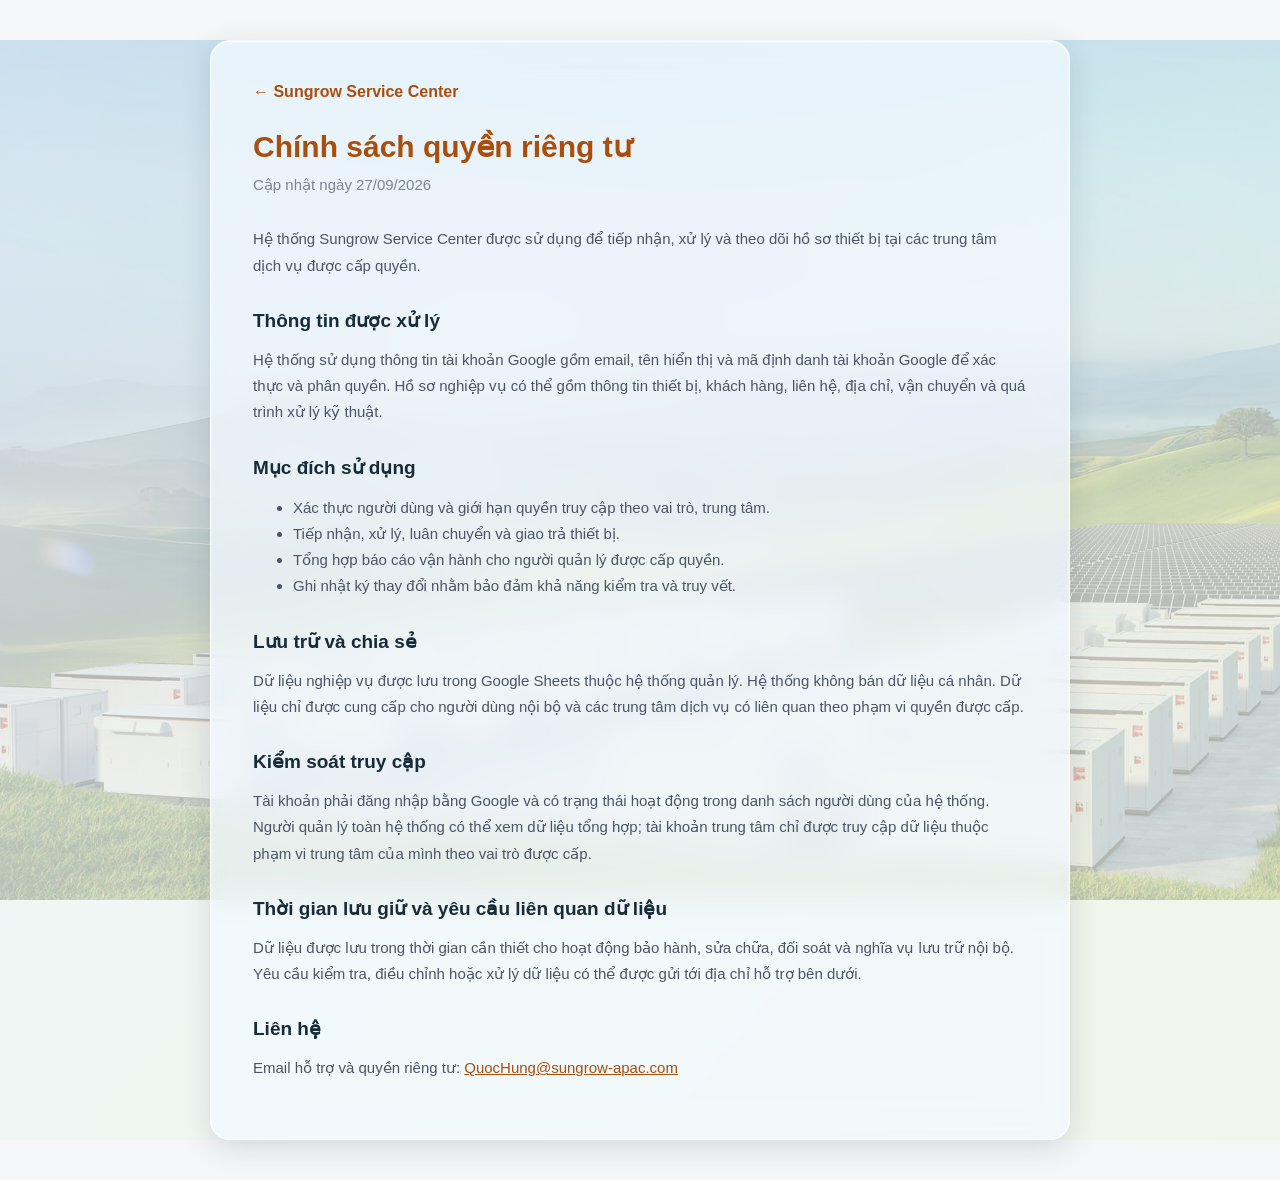
<file: docs/privacy.html>
<!doctype html>
<html lang="vi" class="sg-glass-standalone">
<head>
  <meta charset="utf-8">
  <meta name="viewport" content="width=device-width,initial-scale=1">
  <title>Chính sách quyền riêng tư | Sungrow Service Center</title>
  <meta name="description" content="Chính sách quyền riêng tư của hệ thống quản lý Sungrow Service Center.">
  <style>
    :root{font-family:Montserrat,Arial,sans-serif;color:#262626;background:#f5f6f7}*{box-sizing:border-box}body{margin:0}.page{max-width:860px;margin:40px auto;padding:42px;background:#fff;border:1px solid #e4e7eb;border-radius:12px;box-shadow:0 12px 36px rgba(31,41,55,.08)}h1{margin:0 0 8px;color:#a94e0d;font-size:30px}h2{margin:30px 0 10px;font-size:19px}p,li{font-size:15px;line-height:1.75;color:#4b5563}a{color:#a94e0d}.meta{margin:0 0 28px;color:#7b8491}.back{display:inline-block;margin-bottom:28px;text-decoration:none;font-weight:600}@media(max-width:700px){.page{margin:0;padding:28px 22px;border-radius:0;border:0}}
  </style>
<link rel="icon" type="image/png" href="./favicon.png?v=3"><link rel="icon" type="image/svg+xml" href="./favicon-tight.svg?v=1"></head>
<body>
  <main class="page">
    <a class="back" href="./">← Sungrow Service Center</a>
    <h1>Chính sách quyền riêng tư</h1>
    <p class="meta">Cập nhật ngày 27/09/2026</p>

    <p>Hệ thống Sungrow Service Center được sử dụng để tiếp nhận, xử lý và theo dõi hồ sơ thiết bị tại các trung tâm dịch vụ được cấp quyền.</p>

    <h2>Thông tin được xử lý</h2>
    <p>Hệ thống sử dụng thông tin tài khoản Google gồm email, tên hiển thị và mã định danh tài khoản Google để xác thực và phân quyền. Hồ sơ nghiệp vụ có thể gồm thông tin thiết bị, khách hàng, liên hệ, địa chỉ, vận chuyển và quá trình xử lý kỹ thuật.</p>

    <h2>Mục đích sử dụng</h2>
    <ul>
      <li>Xác thực người dùng và giới hạn quyền truy cập theo vai trò, trung tâm.</li>
      <li>Tiếp nhận, xử lý, luân chuyển và giao trả thiết bị.</li>
      <li>Tổng hợp báo cáo vận hành cho người quản lý được cấp quyền.</li>
      <li>Ghi nhật ký thay đổi nhằm bảo đảm khả năng kiểm tra và truy vết.</li>
    </ul>

    <h2>Lưu trữ và chia sẻ</h2>
    <p>Dữ liệu nghiệp vụ được lưu trong Google Sheets thuộc hệ thống quản lý. Hệ thống không bán dữ liệu cá nhân. Dữ liệu chỉ được cung cấp cho người dùng nội bộ và các trung tâm dịch vụ có liên quan theo phạm vi quyền được cấp.</p>

    <h2>Kiểm soát truy cập</h2>
    <p>Tài khoản phải đăng nhập bằng Google và có trạng thái hoạt động trong danh sách người dùng của hệ thống. Người quản lý toàn hệ thống có thể xem dữ liệu tổng hợp; tài khoản trung tâm chỉ được truy cập dữ liệu thuộc phạm vi trung tâm của mình theo vai trò được cấp.</p>

    <h2>Thời gian lưu giữ và yêu cầu liên quan dữ liệu</h2>
    <p>Dữ liệu được lưu trong thời gian cần thiết cho hoạt động bảo hành, sửa chữa, đối soát và nghĩa vụ lưu trữ nội bộ. Yêu cầu kiểm tra, điều chỉnh hoặc xử lý dữ liệu có thể được gửi tới địa chỉ hỗ trợ bên dưới.</p>

    <h2>Liên hệ</h2>
    <p>Email hỗ trợ và quyền riêng tư: <a href="mailto:QuocHung@sungrow-apac.com">QuocHung@sungrow-apac.com</a></p>
  </main>
<link id="sg-glass-theme" rel="stylesheet" href="liquid-glass.css?v=5"><script src="glass-theme.js?v=2"></script></body>
</html>
</file>
<file: docs/sungrow-font.css>
@font-face {font-family:"Sungrow Montserrat";font-style:normal;font-weight:400;font-display:swap;src:url("./fonts/sungrow-montserrat-400.otf") format("opentype");}
@font-face {font-family:"Sungrow Montserrat";font-style:normal;font-weight:500;font-display:swap;src:url("./fonts/sungrow-montserrat-500.otf") format("opentype");}
@font-face {font-family:"Sungrow Montserrat";font-style:normal;font-weight:600;font-display:swap;src:url("./fonts/sungrow-montserrat-600.otf") format("opentype");}
@font-face {font-family:"Sungrow Montserrat";font-style:normal;font-weight:700;font-display:swap;src:url("./fonts/sungrow-montserrat-700.otf") format("opentype");}
</file>
<file: docs/visual-polish.css>
#sg-preview{--sg-card-border:#d9dde1;--sg-card-radius:10px}
#sg-preview .sg-kpi,#sg-preview .sg-command-grid>.sg-panel{border:1px solid var(--sg-card-border)!important;border-top:1px solid var(--sg-card-border)!important;border-radius:var(--sg-card-radius)!important;background:#fff;box-shadow:0 1px 2px rgba(20,35,50,.04)}
#sg-preview .sg-kpi:first-child{border-top:1px solid var(--sg-card-border)!important}
#sg-preview .sg-command-grid{align-items:stretch;gap:16px}
#sg-preview .sg-command-grid>.sg-panel{height:100%;margin:0!important}
#sg-preview .sg-command-grid .sg-panel h2{display:flex;align-items:center;gap:8px;font-size:16px}
#sg-preview .sg-command-grid .sg-panel h2:before{content:"";display:inline-block;width:4px;height:17px;border-radius:3px;background:var(--sg-orange);flex:0 0 auto}
#sg-preview .sg-command-grid .sg-eyebrow{font-size:11px;font-weight:600;letter-spacing:.9px}
#sg-preview .sg-command-grid .sg-panel-head{align-items:center}
#sg-preview .sg-command-grid .sg-caption,#sg-preview .sg-command-grid .sg-link{font-size:12px}
#sg-preview .sg-command-grid table{font-size:13px;line-height:1.4}
#sg-preview .sg-command-grid th{font-size:11px;font-weight:600;padding:9px 10px;background:#f4f5f6;color:#555}
#sg-preview .sg-command-grid td{padding:10px;border-color:#e8eaec}
#sg-preview .sg-command-grid .sg-small{font-size:11px;line-height:1.35;margin-top:2px}
#sg-preview .sg-command-grid .sg-status{font-size:12px;padding:5px 7px}
#sg-preview .sg-command-grid .sg-trend-badge{font-size:11px;padding:4px 7px}
#sg-preview .sg-cell-delta{display:block;font-size:11px;font-weight:600;margin-top:2px;white-space:nowrap}
#sg-preview .sg-cell-delta.good{color:#2f704d}
#sg-preview .sg-cell-delta.bad{color:#a33b34}
#sg-preview .sg-cell-delta.neutral{color:#6a6a6a}
#sg-preview .sg-model-row{font-size:13px;min-height:38px;padding:7px 3px;grid-template-columns:110px minmax(40px,1fr) 78px}
#sg-preview .sg-model-value,#sg-preview .sg-model-value strong{font-size:12px}
#sg-preview .sg-error-line{font-size:13px;grid-template-columns:112px minmax(50px,1fr) 22px}
#sg-preview .sg-overview-part-metrics strong{font-size:31px}
#sg-preview .sg-overview-part-metrics span{font-size:12px}
#sg-preview .sg-live-text{font-size:13px!important;line-height:1.35}
@media(min-width:1101px) and (min-height:760px){
#sg-preview:has(#sg-overview:not(.sg-hidden)) .sg-content{padding:16px 22px 10px}
#sg-preview:has(#sg-overview:not(.sg-hidden)) .sg-heading{margin-bottom:12px}
#sg-preview:has(#sg-overview:not(.sg-hidden)) h1{font-size:29px}
#sg-preview:has(#sg-overview:not(.sg-hidden)) .sg-sub{font-size:13px}
#sg-preview:has(#sg-overview:not(.sg-hidden)) .sg-control-label{font-size:12px}
#sg-preview:has(#sg-overview:not(.sg-hidden)) .sg-control{font-size:13px;min-height:38px;padding:7px 9px}
#sg-preview:has(#sg-overview:not(.sg-hidden)) .sg-period{font-size:11px}
#sg-preview #sg-overview .sg-kpis{flex-basis:118px;gap:16px;margin-bottom:16px}
#sg-preview #sg-overview .sg-kpi{padding:16px 17px}
#sg-preview #sg-overview .sg-kpi:first-child{padding-top:16px}
#sg-preview #sg-overview .sg-kpi-label{font-size:14px;font-weight:500}
#sg-preview #sg-overview .sg-kpi-value{font-size:38px;margin:7px 0 3px}
#sg-preview #sg-overview .sg-kpi-value small{font-size:13px}
#sg-preview #sg-overview .sg-kpi-note{font-size:12px}
#sg-preview #sg-overview .sg-command-grid{grid-template-rows:minmax(0,1.18fr) minmax(0,.82fr)}
#sg-preview #sg-overview .sg-panel{padding:16px 17px}
#sg-preview #sg-overview .sg-panel-head{margin-bottom:12px}
#sg-preview #sg-overview h2{font-size:16px}
#sg-preview #sg-overview table{font-size:13px}
#sg-preview #sg-overview th{font-size:11px;padding:8px 9px}
#sg-preview #sg-overview td{padding:9px}
#sg-preview #sg-overview .sg-small{font-size:11px}
#sg-preview #sg-overview .sg-trend-badge{font-size:11px}
#sg-preview #sg-overview .sg-model-row{font-size:13px;min-height:35px;padding:6px 3px;grid-template-columns:108px minmax(40px,1fr) 76px}
#sg-preview #sg-overview .sg-model-value,#sg-preview #sg-overview .sg-model-value strong{font-size:12px}
#sg-preview #sg-overview .sg-errors{gap:12px}
#sg-preview #sg-overview .sg-error-line{font-size:13px;grid-template-columns:110px minmax(45px,1fr) 22px}
}
@media(min-width:1101px) and (max-height:820px){
#sg-preview #sg-overview .sg-command-attention tbody tr:nth-child(n+4),#sg-preview #sg-overview-part-table tbody tr:nth-child(n+4),#sg-preview #sg-overview .sg-model-row:nth-child(n+5),#sg-preview #sg-overview .sg-error-line:nth-child(n+5){display:none}
#sg-preview #sg-overview .sg-command-grid table{font-size:12px}
#sg-preview #sg-overview .sg-command-grid th{font-size:10px;padding-top:7px;padding-bottom:7px}
#sg-preview #sg-overview .sg-command-grid td{padding-top:8px;padding-bottom:8px}
}

#sg-preview .sg-command-grid .sg-eyebrow{display:none}
#sg-preview .sg-command-grid .sg-panel-head{margin-bottom:8px}
#sg-preview .sg-command-attention tbody tr:nth-child(n+4),#sg-preview #sg-overview-part-table tbody tr:nth-child(n+4),#sg-preview .sg-command-model .sg-model-row:nth-child(n+4),#sg-preview .sg-command-errors .sg-error-line:nth-child(n+5){display:none}
#sg-preview .sg-command-select{font-size:0;margin:-2px 0 5px}
#sg-preview .sg-command-select .sg-control{font-size:13px;min-height:34px;padding:5px 8px}
#sg-preview .sg-command-model .sg-model-row{min-height:32px;padding-top:4px;padding-bottom:4px}
@media(min-width:1101px) and (max-height:820px){
#sg-preview #sg-overview .sg-panel{padding:12px 13px}
#sg-preview #sg-overview .sg-panel-head{margin-bottom:6px}
#sg-preview #sg-overview h2{font-size:15px}
#sg-preview #sg-overview .sg-command-attention tbody tr:nth-child(n+3),#sg-preview #sg-overview-part-table tbody tr:nth-child(n+3),#sg-preview #sg-overview .sg-model-row:nth-child(n+3),#sg-preview #sg-overview .sg-error-line:nth-child(n+4){display:none}
#sg-preview #sg-overview .sg-command-select .sg-control{min-height:30px;padding-top:3px;padding-bottom:3px}
#sg-preview #sg-overview .sg-model-row{min-height:28px;padding-top:3px;padding-bottom:3px}
#sg-preview #sg-overview .sg-errors{gap:8px}
#sg-preview #sg-overview .sg-overview-part-metrics{margin-bottom:5px}
}


#sg-preview .sg-command-centers td{padding-top:8px;padding-bottom:8px}
#sg-preview .sg-command-model{padding-top:14px!important;padding-bottom:14px!important}
#sg-preview .sg-command-model .sg-panel-head{margin-bottom:4px}
#sg-preview .sg-command-model .sg-command-select{margin:0 0 2px}
#sg-preview .sg-command-model .sg-command-select .sg-control{min-height:31px;padding-top:3px;padding-bottom:3px}
#sg-preview .sg-command-model .sg-model-row{min-height:30px;padding-top:3px;padding-bottom:3px}
@media(min-width:1101px) and (max-height:820px){
#sg-preview .sg-command-centers .sg-cell-delta{display:none}
#sg-preview .sg-command-centers td{padding-top:6px!important;padding-bottom:6px!important}
}


#sg-preview #sg-overview .sg-command-centers td{padding-top:8px;padding-bottom:8px}
#sg-preview #sg-overview .sg-command-model{padding-top:14px!important;padding-bottom:14px!important}
#sg-preview #sg-overview .sg-command-model .sg-panel-head{margin-bottom:4px}
#sg-preview #sg-overview .sg-command-model .sg-command-select{margin:0 0 2px}
#sg-preview #sg-overview .sg-command-model .sg-command-select .sg-control{min-height:31px;padding-top:3px;padding-bottom:3px}
#sg-preview #sg-overview .sg-command-model .sg-model-row{min-height:30px;padding-top:3px;padding-bottom:3px}
@media(min-width:1101px) and (max-height:820px){
#sg-preview #sg-overview .sg-command-centers td{padding-top:6px!important;padding-bottom:6px!important}
}


@media(min-width:1101px) and (max-height:820px){
#sg-preview #sg-overview .sg-command-model{padding-top:9px!important;padding-bottom:9px!important}
#sg-preview #sg-overview .sg-command-attention{padding-top:10px!important;padding-bottom:10px!important}
#sg-preview #sg-overview .sg-command-attention td{padding-top:7px;padding-bottom:7px}
}

/* September 2026: improve scanning, keep labels on one line, and group chart controls. */
#sg-preview h1{font-weight:600}
#sg-preview h2,#sg-preview th,#sg-preview strong,#sg-preview .sg-sn,#sg-preview .sg-command-grid .sg-eyebrow{font-weight:500}
#sg-preview .sg-kpi-value{font-weight:600}
#sg-preview .sg-nav button[aria-current=page]{font-weight:500}
#sg-preview .sg-model-head-tools{display:flex;align-items:center;justify-content:flex-end;gap:10px;min-width:0;margin-left:auto}
#sg-preview .sg-model-head-tools .sg-model-total{white-space:nowrap}
#sg-preview .sg-model-head-tools .sg-command-select{display:flex;align-items:center;gap:6px;margin:0;font-size:11px;white-space:nowrap}
#sg-preview .sg-model-head-tools .sg-command-select>span{color:var(--sg-muted)}
#sg-preview .sg-model-head-tools .sg-command-select .sg-control{width:154px;min-height:32px}
#sg-preview #sg-overview .sg-command-model .sg-model-row{grid-template-columns:minmax(145px,165px) minmax(45px,1fr) 78px}
#sg-preview #sg-overview .sg-command-errors .sg-error-line{grid-template-columns:minmax(135px,150px) minmax(45px,1fr) 22px}
#sg-preview .sg-model-name,#sg-preview .sg-error-name{display:block;min-width:0;overflow:hidden;text-overflow:ellipsis;white-space:nowrap}
@media(max-width:1500px){
#sg-preview #sg-overview .sg-command-model .sg-model-row{grid-template-columns:minmax(125px,140px) minmax(40px,1fr) 72px}
#sg-preview #sg-overview .sg-command-errors .sg-error-line{grid-template-columns:minmax(115px,130px) minmax(40px,1fr) 22px}
#sg-preview .sg-model-head-tools{gap:6px}
#sg-preview .sg-model-head-tools .sg-command-select .sg-control{width:138px}
}
@media(max-width:700px){
#sg-preview .sg-model-head-tools{width:100%;justify-content:space-between;flex-wrap:wrap}
#sg-preview .sg-model-head-tools .sg-command-select{flex:1;justify-content:flex-end}
#sg-preview .sg-model-head-tools .sg-command-select .sg-control{width:min(170px,60vw)}
}
/* Compact one-page mode for standard 1366x768 browser viewports. */
@media(min-width:1101px) and (min-height:650px) and (max-height:759px){
#sg-preview:has(#sg-overview:not(.sg-hidden)) .sg-heading{margin-bottom:6px}
#sg-preview #sg-overview .sg-kpis{flex-basis:90px;margin-bottom:10px}
#sg-preview #sg-overview .sg-kpi{padding:9px 13px}
#sg-preview #sg-overview .sg-kpi:first-child{padding-top:9px}
#sg-preview #sg-overview .sg-kpi-value{font-size:30px;margin:3px 0 1px}
#sg-preview #sg-overview .sg-command-grid{grid-template-rows:minmax(190px,1.15fr) minmax(150px,.85fr);gap:12px}
#sg-preview #sg-overview .sg-panel{padding:9px 11px}
#sg-preview #sg-overview .sg-panel-head{margin-bottom:5px}
}
/* Shared design system for all dashboard tabs. */
#sg-preview #sg-centers,
#sg-preview #sg-tickets,
#sg-preview #sg-parts,
#sg-preview #sg-quality{min-width:0}
#sg-preview #sg-centers .sg-panel,
#sg-preview #sg-tickets>.sg-panel,
#sg-preview #sg-parts>.sg-panel,
#sg-preview #sg-quality>.sg-panel,
#sg-preview .sg-detail{border:1px solid var(--sg-card-border)!important;border-radius:var(--sg-card-radius)!important;background:#fff;box-shadow:0 1px 2px rgba(20,35,50,.04)}
#sg-preview #sg-centers .sg-panel-head,
#sg-preview #sg-parts .sg-panel-head,
#sg-preview #sg-quality .sg-panel-head{margin-bottom:16px}
#sg-preview #sg-centers .sg-panel-head h2,
#sg-preview #sg-tickets .sg-toolbar h2,
#sg-preview #sg-parts .sg-panel-head h2,
#sg-preview #sg-quality .sg-panel-head h2,
#sg-preview .sg-detail .sg-panel-head h2{display:flex;align-items:center;gap:8px;font-size:16px;font-weight:500;line-height:1.35}
#sg-preview #sg-centers .sg-panel-head h2:before,
#sg-preview #sg-tickets .sg-toolbar h2:before,
#sg-preview #sg-parts .sg-panel-head h2:before,
#sg-preview #sg-quality .sg-panel-head h2:before,
#sg-preview .sg-detail .sg-panel-head h2:before{content:"";display:inline-block;width:4px;height:17px;border-radius:3px;background:var(--sg-orange);flex:0 0 auto}
#sg-preview #sg-centers .sg-caption,
#sg-preview #sg-tickets .sg-caption,
#sg-preview #sg-parts .sg-caption,
#sg-preview #sg-quality .sg-caption{font-size:12px;line-height:1.45}
#sg-preview #sg-centers table,
#sg-preview #sg-tickets table,
#sg-preview #sg-parts table{font-size:13px;line-height:1.4}
#sg-preview #sg-centers th,
#sg-preview #sg-tickets th,
#sg-preview #sg-parts th{font-size:11px;font-weight:500;padding:9px 10px;background:#f4f5f6;color:#555}
#sg-preview #sg-centers td,
#sg-preview #sg-tickets td,
#sg-preview #sg-parts td{padding:10px;border-color:#e8eaec}
#sg-preview #sg-centers .sg-small,
#sg-preview #sg-tickets .sg-small,
#sg-preview #sg-parts .sg-small{font-size:11px;line-height:1.35}

/* Service center */
#sg-preview #sg-centers .sg-center-summary{gap:16px;margin-bottom:16px}
#sg-preview #sg-centers .sg-center-summary-item{border:1px solid var(--sg-card-border);border-top:1px solid var(--sg-card-border);border-radius:var(--sg-card-radius);padding:16px 17px;box-shadow:0 1px 2px rgba(20,35,50,.04)}
#sg-preview #sg-centers .sg-center-summary-item:first-child{border-top-color:var(--sg-card-border)}
#sg-preview #sg-centers .sg-center-summary-item span{font-size:12px}
#sg-preview #sg-centers .sg-center-summary-item strong{font-size:32px;font-weight:600;margin:5px 0 2px}
#sg-preview #sg-centers .sg-center-health-panel,
#sg-preview #sg-centers .sg-center-layout,
#sg-preview #sg-centers .sg-monthly-trend{margin-bottom:16px}
#sg-preview #sg-centers .sg-health-legend{font-size:12px;gap:14px}
#sg-preview #sg-centers .sg-center-health-grid{gap:12px}
#sg-preview #sg-centers .sg-center-card{border:1px solid var(--sg-card-border);border-radius:8px;padding:16px;min-height:172px;box-shadow:0 1px 1px rgba(20,35,50,.03)}
#sg-preview #sg-centers .sg-center-card[aria-pressed=true]{border-color:var(--sg-orange);background:#fff8f1;box-shadow:inset 3px 0 var(--sg-orange)}
#sg-preview #sg-centers .sg-center-card h3{font-size:15px;font-weight:500;white-space:nowrap;overflow:hidden;text-overflow:ellipsis}
#sg-preview #sg-centers .sg-health-label{font-size:11px;padding:4px 7px}
#sg-preview #sg-centers .sg-center-card-metrics span{font-size:11px}
#sg-preview #sg-centers .sg-center-card-metrics strong{font-size:20px;font-weight:600}
#sg-preview #sg-centers .sg-center-card-reason{font-size:11px}
#sg-preview #sg-centers .sg-center-layout{gap:16px}
#sg-preview #sg-centers .sg-center-detail{height:100%;align-self:stretch}
#sg-preview #sg-centers .sg-center-detail h3{font-size:18px;font-weight:500}
#sg-preview #sg-centers .sg-detail-block strong{font-size:12px;font-weight:500}
#sg-preview #sg-centers .sg-detail-block p{font-size:12px;line-height:1.55}
#sg-preview #sg-centers .sg-center-trend{height:180px;margin-bottom:25px}
#sg-preview #sg-centers .sg-center-method{border:1px solid var(--sg-card-border);border-left:4px solid var(--sg-orange);border-radius:var(--sg-card-radius);background:#fff;padding:14px 16px;font-size:12px;line-height:1.55;box-shadow:0 1px 2px rgba(20,35,50,.04)}

/* Repair devices */
#sg-preview #sg-tickets>.sg-panel{padding:18px}
#sg-preview #sg-tickets .sg-toolbar{margin-bottom:14px;padding-bottom:14px;border-bottom:1px solid #e8eaec;flex-wrap:nowrap}
#sg-preview #sg-tickets .sg-toolbar h2{margin:0;white-space:nowrap}
#sg-preview #sg-tickets .sg-controls{margin-left:auto;flex-wrap:nowrap}
#sg-preview #sg-tickets .sg-search{width:280px}
#sg-preview #sg-tickets .sg-status{font-size:12px;padding:5px 8px;white-space:nowrap}
#sg-preview #sg-tickets .sg-device-table{min-width:1100px}
#sg-preview .sg-detail-parts{margin-top:18px;padding-top:16px;border-top:1px solid #e5eaee}
#sg-preview .sg-detail-parts h3{margin:0 0 10px;font-size:13px}
#sg-preview .sg-detail-parts table{max-width:520px}
#sg-preview #sg-tickets .sg-age{white-space:nowrap;font-weight:500}
#sg-preview #sg-tickets .sg-detail-btn{width:32px;height:32px;border:1px solid #d9dde1;border-radius:6px;background:#fff}
#sg-preview #sg-tickets .sg-detail-btn:hover{border-color:var(--sg-orange);color:#a44800}
#sg-preview #sg-tickets #sg-result-count{margin-top:12px!important}

/* Repair parts */
#sg-preview #sg-parts>.sg-panel{padding:18px}
#sg-preview #sg-parts .sg-part-metrics{display:grid;grid-template-columns:repeat(2,minmax(0,220px));gap:12px;margin:0 0 16px;padding:0;border:0}
#sg-preview #sg-parts .sg-part-metrics>div{border:1px solid #e3e6e8;border-radius:8px;background:#f8f9fa;padding:14px 16px}
#sg-preview #sg-parts .sg-part-metrics strong{font-size:30px;font-weight:600;line-height:1.2;margin-top:4px}
#sg-preview #sg-parts .sg-part-metrics strong .sg-caption{font-weight:400}
#sg-preview #sg-parts .sg-notice{border:0;border-left:4px solid var(--sg-orange);border-radius:6px;background:#fff7ef;padding:11px 13px;margin-top:14px;font-size:12px}

/* Data quality */
#sg-preview #sg-quality>.sg-panel{padding:18px}
#sg-preview #sg-quality .sg-quality{grid-template-columns:repeat(3,minmax(0,1fr));gap:12px}
#sg-preview #sg-quality .sg-quality-item{align-items:flex-start;min-height:112px;border:1px solid #e3e6e8;border-radius:8px;background:#f8f9fa;padding:16px;font-size:13px;line-height:1.45}
#sg-preview #sg-quality .sg-quality-item>div{min-width:0}
#sg-preview #sg-quality .sg-quality-item strong{font-size:28px;font-weight:600;line-height:1;color:#a44800}
#sg-preview #sg-quality .sg-quality-item .sg-small{font-size:11px;line-height:1.4;margin-top:6px}
@media(max-width:900px){
#sg-preview #sg-tickets .sg-toolbar,#sg-preview #sg-tickets .sg-controls{align-items:stretch;flex-wrap:wrap}
#sg-preview #sg-tickets .sg-search{width:100%}
#sg-preview #sg-parts .sg-part-metrics{grid-template-columns:1fr 1fr;max-width:none}
#sg-preview #sg-quality .sg-quality{grid-template-columns:1fr}
}
/* Scrollable overview collections and compact parts card. */
#sg-preview #sg-overview .sg-command-grid>.sg-panel{display:flex;flex-direction:column;min-height:0;overflow:hidden}
#sg-preview #sg-overview .sg-command-grid>.sg-panel>.sg-panel-head{flex:0 0 auto}
#sg-preview #sg-overview .sg-command-centers .sg-table-wrap,
#sg-preview #sg-overview .sg-command-attention .sg-table-wrap,
#sg-preview #sg-overview #sg-model-bars,
#sg-preview #sg-overview .sg-command-errors .sg-errors,
#sg-preview #sg-overview #sg-overview-part-table{flex:1 1 auto;min-height:0;overflow-y:auto;overscroll-behavior:contain;padding-right:4px;scrollbar-width:thin;scrollbar-color:#b9bec3 #f1f2f3}
#sg-preview #sg-overview .sg-command-centers .sg-table-wrap::-webkit-scrollbar,
#sg-preview #sg-overview .sg-command-attention .sg-table-wrap::-webkit-scrollbar,
#sg-preview #sg-overview #sg-model-bars::-webkit-scrollbar,
#sg-preview #sg-overview .sg-command-errors .sg-errors::-webkit-scrollbar,
#sg-preview #sg-overview #sg-overview-part-table::-webkit-scrollbar{width:7px}
#sg-preview #sg-overview .sg-command-centers .sg-table-wrap::-webkit-scrollbar-thumb,
#sg-preview #sg-overview .sg-command-attention .sg-table-wrap::-webkit-scrollbar-thumb,
#sg-preview #sg-overview #sg-model-bars::-webkit-scrollbar-thumb,
#sg-preview #sg-overview .sg-command-errors .sg-errors::-webkit-scrollbar-thumb,
#sg-preview #sg-overview #sg-overview-part-table::-webkit-scrollbar-thumb{background:#b9bec3;border-radius:8px}
#sg-preview #sg-overview .sg-command-centers .sg-table-wrap::-webkit-scrollbar-track,
#sg-preview #sg-overview .sg-command-attention .sg-table-wrap::-webkit-scrollbar-track,
#sg-preview #sg-overview #sg-model-bars::-webkit-scrollbar-track,
#sg-preview #sg-overview .sg-command-errors .sg-errors::-webkit-scrollbar-track,
#sg-preview #sg-overview #sg-overview-part-table::-webkit-scrollbar-track{background:#f1f2f3}
#sg-preview #sg-overview .sg-command-centers thead,
#sg-preview #sg-overview .sg-command-attention thead,
#sg-preview #sg-overview .sg-command-parts thead{position:sticky;top:0;z-index:2}
#sg-preview #sg-overview .sg-command-centers th,
#sg-preview #sg-overview .sg-command-attention th,
#sg-preview #sg-overview .sg-command-parts th{background:#f4f5f6}
#sg-preview #sg-overview .sg-command-attention tbody tr,
#sg-preview #sg-overview #sg-overview-part-table tbody tr{display:table-row!important}
#sg-preview #sg-overview .sg-command-model .sg-model-row,
#sg-preview #sg-overview .sg-command-errors .sg-error-line{display:grid!important}
#sg-preview #sg-overview .sg-model-head-tools .sg-command-select{font-size:0;gap:0}
#sg-preview #sg-overview .sg-command-parts .sg-panel-head{margin-bottom:5px}
#sg-preview #sg-overview .sg-overview-part-metrics{display:grid;grid-template-columns:auto minmax(0,1fr);align-items:center;gap:10px;flex:0 0 auto;margin:0 0 6px;padding:5px 8px;border:1px solid #e4e6e8;border-radius:7px;background:#f8f9fa}
#sg-preview #sg-overview .sg-overview-part-metrics strong{font-size:24px;font-weight:600;line-height:1}
#sg-preview #sg-overview .sg-overview-part-metrics span{font-size:11px;line-height:1.3;min-width:0}
#sg-preview #sg-overview .sg-command-parts td,
#sg-preview #sg-overview .sg-command-parts th{padding-top:8px;padding-bottom:8px}
/* Evaluation, annual totals, and spare-part planning. */
#sg-preview .sg-heading-copy{min-width:280px}
#sg-preview .sg-filter-panel{margin-left:auto;display:flex;flex-direction:column;align-items:flex-end;gap:3px;min-width:0}
#sg-preview .sg-filter-panel .sg-controls{justify-content:flex-end;flex-wrap:nowrap}
#sg-preview .sg-filter-panel .sg-control-label:first-child .sg-control{min-width:138px}
#sg-preview .sg-filter-panel #sg-center{min-width:180px}
#sg-preview .sg-filter-panel #sg-compare-mode{min-width:116px}
#sg-preview .sg-year-total{align-self:flex-end;display:grid;grid-template-columns:auto auto;grid-template-rows:auto auto;column-gap:7px;align-items:center;min-height:38px;padding:5px 9px;border:1px solid #e0e3e5;border-radius:7px;background:#fff8f1;white-space:nowrap}
#sg-preview .sg-year-total span{grid-column:1;font-size:10px;color:var(--sg-muted);line-height:1.1}
#sg-preview .sg-year-total span b{font-weight:500}
#sg-preview .sg-year-total strong{grid-column:1;grid-row:2;font-size:19px;font-weight:600;line-height:1}
#sg-preview .sg-year-total small{grid-column:2;grid-row:2;font-size:10px;color:var(--sg-muted);align-self:end}
#sg-preview #sg-overview .sg-command-model .sg-panel-head,
#sg-preview #sg-overview .sg-command-errors .sg-panel-head,
#sg-preview #sg-overview .sg-command-parts .sg-panel-head{flex:0 0 40px;min-height:40px;margin-bottom:6px;align-items:center}
#sg-preview .sg-part-share{display:grid;grid-template-columns:minmax(70px,1fr) 38px;gap:8px;align-items:center;min-width:130px}
#sg-preview .sg-part-share>span{display:block;height:7px;border-radius:4px;background:#eceeef;overflow:hidden}
#sg-preview .sg-part-share i{display:block;height:100%;border-radius:4px;background:var(--sg-orange)}
#sg-preview .sg-part-share b{font-size:11px;font-weight:500;text-align:right}
#sg-preview #sg-parts .sg-part-metrics{grid-template-columns:repeat(3,minmax(0,1fr));max-width:none}
#sg-preview #sg-parts .sg-part-metrics>div{min-width:0}
#sg-preview #sg-parts .sg-part-metrics strong{font-size:25px;white-space:nowrap;overflow:hidden;text-overflow:ellipsis}
#sg-preview #sg-parts .sg-part-metrics strong .sg-caption{font-size:11px}
#sg-preview #sg-centers .sg-center-card-reason{min-height:45px}
#sg-preview #sg-centers .sg-center-month-table .sg-small{max-width:260px;white-space:normal}
@media(max-width:1500px){
#sg-preview .sg-filter-panel .sg-control-label{font-size:10px}
#sg-preview .sg-filter-panel .sg-control{min-height:34px!important;padding:5px 7px!important}
#sg-preview .sg-filter-panel .sg-control-label:first-child .sg-control{min-width:124px}
#sg-preview .sg-filter-panel #sg-center{min-width:155px}
#sg-preview .sg-filter-panel #sg-compare-mode{min-width:105px}
#sg-preview .sg-year-total{min-height:34px;padding:4px 7px}
#sg-preview .sg-year-total strong{font-size:17px}
}
@media(max-width:1050px){
#sg-preview .sg-heading{align-items:flex-start}
#sg-preview .sg-filter-panel{width:100%;align-items:stretch}
#sg-preview .sg-filter-panel .sg-controls{justify-content:flex-start;flex-wrap:wrap}
#sg-preview .sg-year-total{align-self:stretch}
#sg-preview #sg-parts .sg-part-metrics{grid-template-columns:1fr}
}
/* Exact bottom-row alignment on full-height desktop. */
@media(min-width:1101px) and (min-height:760px) and (max-height:820px){
#sg-preview #sg-overview .sg-command-model{padding-top:12px!important;padding-bottom:12px!important}
}
@media(min-width:1101px) and (min-height:821px){
#sg-preview #sg-overview .sg-command-model{padding-top:16px!important;padding-bottom:16px!important}
}
/* September 2026: selectable annual/cumulative total, 7-day SLA, and one-page tabs. */
#sg-preview .sg-heading{display:grid;grid-template-columns:minmax(360px,1fr) auto;align-items:end;gap:18px}
#sg-preview .sg-filter-panel{width:auto;align-items:flex-end}
#sg-preview .sg-filter-panel .sg-controls{align-items:flex-end}
#sg-preview .sg-year-total{grid-template-columns:auto auto;grid-template-rows:auto auto;column-gap:8px;min-width:174px;cursor:default}
#sg-preview .sg-year-total>span{grid-column:1/3;grid-row:1}
#sg-preview .sg-year-total select{grid-column:1;grid-row:2;border:0;background:transparent;color:#555;font:inherit;font-size:11px;padding:0 16px 0 0;outline:0;min-width:88px}
#sg-preview .sg-year-total strong{grid-column:2;grid-row:2;text-align:right;font-size:20px}
#sg-preview .sg-year-total small{grid-column:2;grid-row:1;text-align:right;align-self:auto}
#sg-preview .sg-kpis{grid-template-columns:repeat(5,minmax(0,1fr))}
#sg-preview .sg-kpi-sla{border-top:3px solid #ff7900}
#sg-preview .sg-kpi-sla.good{border-top-color:#2f7a52}
#sg-preview .sg-kpi-sla.bad{border-top-color:#b63d35}
#sg-preview .sg-kpi-sla .sg-kpi-note{white-space:normal;line-height:1.3}
#sg-preview .sg-age.old{color:#a44800}
#sg-preview .sg-center-summary{grid-template-columns:repeat(5,minmax(0,1fr))}

@media(min-width:1101px) and (min-height:650px){
 #sg-preview .sg-content{overflow:hidden}
 #sg-preview #sg-centers:not(.sg-hidden),#sg-preview #sg-tickets:not(.sg-hidden),#sg-preview #sg-parts:not(.sg-hidden),#sg-preview #sg-quality:not(.sg-hidden){flex:1 1 auto;min-height:0;overflow:hidden}
 #sg-preview #sg-tickets>.sg-panel,#sg-preview #sg-parts>.sg-panel,#sg-preview #sg-quality>.sg-panel{height:100%;min-height:0;display:flex;flex-direction:column;overflow:hidden}
 #sg-preview #sg-tickets .sg-table-wrap,#sg-preview #sg-parts .sg-table-wrap,#sg-preview #sg-quality .sg-quality{flex:1 1 auto;min-height:0;overflow:auto;scrollbar-width:thin}
 #sg-preview #sg-tickets thead,#sg-preview #sg-parts thead{position:sticky;top:0;z-index:2}
 #sg-preview #sg-centers:not(.sg-hidden){display:grid;grid-template-columns:minmax(310px,.85fr) minmax(0,1.65fr);grid-template-rows:82px minmax(0,1fr) 126px;grid-template-areas:"summary summary" "health compare" "trend method";gap:12px}
 #sg-preview #sg-centers .sg-center-summary{grid-area:summary;margin:0;gap:10px;min-height:0}
 #sg-preview #sg-centers .sg-center-summary-item{padding:9px 12px;min-height:0;overflow:hidden}
 #sg-preview #sg-centers .sg-center-summary-item strong{font-size:24px;margin:2px 0}
 #sg-preview #sg-centers .sg-center-health-panel{grid-area:health;margin:0;display:flex;flex-direction:column;min-height:0;overflow:hidden;padding:12px}
 #sg-preview #sg-centers .sg-center-health-grid{flex:1 1 auto;min-height:0;overflow:auto;grid-template-columns:1fr;padding-right:3px;scrollbar-width:thin}
 #sg-preview #sg-centers .sg-center-card{min-height:118px;padding:11px}
 #sg-preview #sg-centers .sg-center-card-reason{min-height:0}
 #sg-preview #sg-centers .sg-center-layout{grid-area:compare;margin:0;min-height:0;gap:12px;grid-template-columns:minmax(0,1.55fr) minmax(190px,.65fr)}
 #sg-preview #sg-centers .sg-center-layout>.sg-panel{min-height:0;display:flex;flex-direction:column;overflow:hidden;padding:12px}
 #sg-preview #sg-centers .sg-center-month-table,#sg-preview #sg-centers .sg-center-detail{flex:1 1 auto;min-height:0;overflow:auto;scrollbar-width:thin}
 #sg-preview #sg-centers .sg-center-detail{padding:12px}
 #sg-preview #sg-centers .sg-center-detail .sg-detail-block{margin-top:9px;padding-top:9px}
 #sg-preview #sg-centers .sg-center-detail .sg-detail-block p{margin:3px 0 0;line-height:1.35}
 #sg-preview #sg-centers .sg-monthly-trend{grid-area:trend;margin:0;min-height:0;display:flex;flex-direction:column;overflow:hidden;padding:10px 12px}
 #sg-preview #sg-centers .sg-center-trend{height:auto;flex:1 1 auto;min-height:0;margin:0}
 #sg-preview #sg-centers .sg-center-method{grid-area:method;margin:0;min-height:0;overflow:auto;padding:10px 12px}
 #sg-preview #sg-centers .sg-panel-head{margin-bottom:8px}
}
@media(min-width:1101px) and (max-width:1500px){
 #sg-preview .sg-heading{grid-template-columns:minmax(310px,1fr) auto;gap:10px}
 #sg-preview .sg-filter-panel .sg-controls{gap:7px}
 #sg-preview .sg-year-total{min-width:150px}
 #sg-preview .sg-kpi{padding-left:12px;padding-right:12px}
 #sg-preview .sg-kpi-value{font-size:29px}
 #sg-preview .sg-kpi-note{font-size:10px}
}
@media(max-width:1100px){
 #sg-preview .sg-heading{grid-template-columns:1fr}
 #sg-preview .sg-filter-panel{width:100%;align-items:stretch}
 #sg-preview .sg-kpis{grid-template-columns:repeat(2,minmax(0,1fr))}
 #sg-preview .sg-center-summary{grid-template-columns:repeat(2,minmax(0,1fr))}
}
/* Compact two-row command header: title stays readable, filters form one aligned toolbar. */
#sg-preview .sg-heading{grid-template-columns:minmax(0,1fr);align-items:start;gap:8px}
#sg-preview .sg-heading-copy{min-width:0}
#sg-preview .sg-heading-copy h1{white-space:nowrap}
#sg-preview .sg-heading-copy .sg-sub{white-space:nowrap;overflow:hidden;text-overflow:ellipsis}
#sg-preview .sg-filter-panel{width:100%;display:flex;flex-direction:row;align-items:flex-end;justify-content:space-between;gap:12px}
#sg-preview .sg-filter-panel .sg-controls{margin:0;justify-content:flex-start;flex:1 1 auto}
#sg-preview .sg-filter-panel .sg-period{flex:0 0 auto;padding-bottom:4px;white-space:nowrap}
@media(min-width:1101px) and (max-height:820px){
 #sg-preview .sg-heading{gap:5px;margin-bottom:8px}
 #sg-preview .sg-heading-copy .sg-eyebrow{margin-bottom:2px}
 #sg-preview .sg-heading-copy h1{font-size:29px;line-height:1.1}
 #sg-preview .sg-heading-copy .sg-sub{margin-top:3px}
}
@media(max-width:1100px){
 #sg-preview .sg-heading-copy h1,#sg-preview .sg-heading-copy .sg-sub{white-space:normal}
 #sg-preview .sg-filter-panel{flex-direction:column;align-items:stretch}
 #sg-preview .sg-filter-panel .sg-period{padding-bottom:0}
}
/* Professional compact command bar and non-interactive annual trend card. */
@media(min-width:1101px){
 #sg-preview .sg-top{flex-basis:48px!important;min-height:48px;padding:8px 20px!important}
 #sg-preview .sg-content{padding-top:10px!important}
 #sg-preview .sg-heading{display:grid;grid-template-columns:minmax(235px,1fr) auto;align-items:end;gap:14px;margin-bottom:10px!important}
 #sg-preview .sg-heading-copy{align-self:center}
 #sg-preview .sg-heading-copy .sg-eyebrow,#sg-preview .sg-heading-copy .sg-sub{display:none}
 #sg-preview .sg-heading-copy h1{font-size:26px!important;line-height:1.1;margin:0;white-space:nowrap}
 #sg-preview .sg-filter-panel{width:auto;display:block}
 #sg-preview .sg-filter-panel .sg-controls{display:flex;align-items:flex-end;justify-content:flex-end;flex-wrap:nowrap;gap:8px}
 #sg-preview .sg-filter-panel .sg-period{display:none}
 #sg-preview .sg-filter-panel .sg-control-label{font-size:10px;line-height:1.2;white-space:nowrap}
 #sg-preview .sg-filter-panel .sg-control{min-height:34px!important;padding:5px 8px!important;font-size:12px!important}
 #sg-preview .sg-filter-panel .sg-control-label:first-child .sg-control{min-width:140px}
 #sg-preview .sg-filter-panel #sg-center{min-width:185px}
 #sg-preview .sg-filter-panel #sg-compare-mode{min-width:112px}
 #sg-preview .sg-year-total{width:238px;min-width:238px;height:50px;padding:6px 9px;display:grid;grid-template-columns:88px minmax(0,1fr);grid-template-rows:1fr;border:1px solid #dfe3e6;border-radius:9px;background:linear-gradient(135deg,#fff9f2 0%,#fff 72%);box-shadow:0 1px 2px rgba(20,35,50,.04);overflow:hidden}
 #sg-preview .sg-year-trend-copy{min-width:0;display:grid;grid-template-columns:1fr auto;grid-template-rows:auto 1fr;align-items:end;border-right:1px solid #eee3d9;padding-right:8px}
 #sg-preview .sg-year-trend-copy span{grid-column:1/3;font-size:9px;color:var(--sg-muted);line-height:1.1;white-space:nowrap}
 #sg-preview .sg-year-trend-copy strong{font-size:20px;font-weight:600;line-height:1;color:#9f4a00}
 #sg-preview .sg-year-trend-copy small{font-size:9px;color:var(--sg-muted);padding-bottom:1px}
 #sg-preview .sg-year-trend-viz{min-width:0;padding-left:8px;display:grid;grid-template-rows:29px auto}
 #sg-preview #sg-year-sparkline{width:100%;height:29px;overflow:visible}
 #sg-preview .sg-spark-area{fill:rgba(255,121,0,.10)}
 #sg-preview .sg-spark-line{fill:none;stroke:#ff7900;stroke-width:2;stroke-linecap:round;stroke-linejoin:round;vector-effect:non-scaling-stroke}
 #sg-preview .sg-spark-dot{fill:#fff;stroke:#ff7900;stroke-width:2;vector-effect:non-scaling-stroke}
 #sg-preview .sg-year-values{font-size:8.5px;line-height:1;white-space:nowrap;color:#667785;text-align:right;overflow:hidden;text-overflow:ellipsis}
 #sg-preview #sg-overview .sg-kpis{flex-basis:96px;margin-bottom:10px;gap:10px}
 #sg-preview #sg-overview .sg-kpi{padding:11px 13px}
 #sg-preview #sg-overview .sg-kpi:first-child{padding-top:11px}
 #sg-preview #sg-overview .sg-kpi-label{font-size:13px}
 #sg-preview #sg-overview .sg-kpi-value{font-size:32px;margin:4px 0 1px}
 #sg-preview #sg-overview .sg-kpi-note{font-size:10.5px;white-space:nowrap;overflow:hidden;text-overflow:ellipsis}
 #sg-preview #sg-overview .sg-kpi-sla .sg-kpi-note{white-space:normal;display:-webkit-box;-webkit-line-clamp:2;-webkit-box-orient:vertical}
 #sg-preview #sg-overview .sg-command-grid{gap:12px}
}
@media(min-width:1101px) and (max-width:1500px){
 #sg-preview .sg-heading{grid-template-columns:minmax(205px,1fr) auto;gap:9px}
 #sg-preview .sg-heading-copy h1{font-size:23px!important}
 #sg-preview .sg-filter-panel .sg-controls{gap:6px}
 #sg-preview .sg-filter-panel .sg-control-label:first-child .sg-control{min-width:124px;width:124px}
 #sg-preview .sg-filter-panel #sg-center{min-width:154px;width:154px}
 #sg-preview .sg-filter-panel #sg-compare-mode{min-width:100px;width:100px}
 #sg-preview .sg-year-total{width:205px;min-width:205px;grid-template-columns:78px minmax(0,1fr);padding-left:7px;padding-right:7px}
 #sg-preview .sg-year-trend-copy strong{font-size:18px}
 #sg-preview .sg-year-values{font-size:8px}
}
@media(max-width:1100px){
 #sg-preview .sg-year-total{width:100%;min-width:0}
}
#sg-preview .sg-year-trend-copy>span{grid-column:1/3!important;grid-row:1!important}
#sg-preview .sg-year-trend-copy>strong{grid-column:1!important;grid-row:2!important}
#sg-preview .sg-year-trend-copy>small{grid-column:2!important;grid-row:2!important;align-self:end!important}
/* Micro visualizations: truthful T-1→T trends and a compact SLA progress ring. */
#sg-preview .sg-kpi-head{display:flex;align-items:flex-start;justify-content:space-between;gap:8px;min-height:28px}
#sg-preview .sg-kpi-head .sg-kpi-label{padding-top:1px;white-space:nowrap}
#sg-preview .sg-mini-trend{width:68px;height:27px;flex:0 0 68px;overflow:visible}
#sg-preview .sg-mini-trend path{fill:rgba(255,121,0,.09)}
#sg-preview .sg-mini-trend polyline{fill:none;stroke:#ff7900;stroke-width:2;stroke-linecap:round;stroke-linejoin:round;vector-effect:non-scaling-stroke}
#sg-preview .sg-mini-trend circle{fill:#fff;stroke:#ff7900;stroke-width:2;vector-effect:non-scaling-stroke}
#sg-preview .sg-mini-trend.good path{fill:rgba(47,122,82,.09)}
#sg-preview .sg-mini-trend.good polyline,#sg-preview .sg-mini-trend.good circle{stroke:#2f7a52}
#sg-preview .sg-mini-trend.bad path{fill:rgba(182,61,53,.08)}
#sg-preview .sg-mini-trend.bad polyline,#sg-preview .sg-mini-trend.bad circle{stroke:#b63d35}
#sg-preview .sg-mini-trend.neutral path{fill:rgba(102,119,133,.08)}
#sg-preview .sg-mini-trend.neutral polyline,#sg-preview .sg-mini-trend.neutral circle{stroke:#7f8d97}
#sg-preview .sg-mini-empty{font-size:9px;color:#8a969f;padding-top:5px;white-space:nowrap}
#sg-preview .sg-mini-ring{--ring:#ff7900;position:relative;width:31px;height:31px;flex:0 0 31px;border-radius:50%;display:grid;place-items:center;background:conic-gradient(var(--ring) calc(var(--p)*1%),#edf0f2 0)}
#sg-preview .sg-mini-ring:before{content:"";position:absolute;inset:4px;border-radius:50%;background:#fff}
#sg-preview .sg-mini-ring i{position:relative;z-index:1;font-size:8px;font-style:normal;font-weight:600;color:#6b7780}
#sg-preview .sg-mini-ring.good{--ring:#2f7a52}
#sg-preview .sg-mini-ring.bad{--ring:#b63d35}
#sg-preview .sg-mini-ring.neutral{--ring:#7f8d97}
#sg-preview #sg-overview .sg-kpi-value{margin-top:0}
#sg-preview #sg-overview .sg-kpi:first-child{background:linear-gradient(135deg,#fff8f1 0%,#fff 62%)}
@media(min-width:1101px) and (max-width:1500px){
 #sg-preview .sg-mini-trend{width:54px;flex-basis:54px}
 #sg-preview .sg-kpi-head .sg-kpi-label{font-size:12px!important}
}
/* September 2026: top-bar filters, consolidated received card, and universal in-card scrolling. */
@media(min-width:1101px){
 #sg-preview .sg-top{display:grid;grid-template-columns:auto minmax(420px,1fr) auto auto;align-items:center;gap:14px;min-height:62px!important;flex-basis:62px!important;padding:6px 20px!important}
 #sg-preview .sg-top .sg-filter-panel{width:auto;min-width:0;display:flex;justify-content:center;align-items:center}
 #sg-preview .sg-top .sg-filter-panel .sg-controls{justify-content:center;flex-wrap:nowrap}
 #sg-preview .sg-top .sg-filter-panel .sg-period{display:none}
 #sg-preview .sg-top .sg-demo{display:none}
 #sg-preview .sg-heading{display:none!important}
 #sg-preview .sg-content{padding-top:10px!important}
 #sg-preview #sg-overview .sg-kpis{grid-template-columns:minmax(250px,1.28fr) repeat(4,minmax(165px,1fr))}
 #sg-preview .sg-received-annual{width:142px;min-width:142px;display:grid;grid-template-columns:70px minmax(0,1fr);align-items:center;gap:6px;padding:3px 5px;border:1px solid #f0dfd1;border-radius:7px;background:#fffaf5}
 #sg-preview .sg-received-annual svg{width:70px;height:26px;overflow:visible}
 #sg-preview .sg-received-annual svg path{fill:rgba(255,121,0,.10)}
 #sg-preview .sg-received-annual svg polyline{fill:none;stroke:#ff7900;stroke-width:2;stroke-linecap:round;stroke-linejoin:round;vector-effect:non-scaling-stroke}
 #sg-preview .sg-received-annual>div{display:grid;gap:2px;min-width:0}
 #sg-preview .sg-received-annual span{display:flex;justify-content:space-between;gap:4px;font-size:8.5px;line-height:1.1;color:#687780;white-space:nowrap}
 #sg-preview .sg-received-annual b{font-size:10px;font-weight:600;color:#9f4a00;font-variant-numeric:tabular-nums}
 #sg-preview #sg-overview .sg-overview-part-metrics{display:none!important}
 #sg-preview #sg-overview .sg-command-parts .sg-panel-head{margin-bottom:8px}

 /* Every long collection scrolls inside its own card; page shell stays fixed. */
 #sg-preview .sg-table-wrap,#sg-preview .sg-center-health-grid,#sg-preview .sg-errors,#sg-preview #sg-model-bars,#sg-preview .sg-quality{scrollbar-gutter:stable;scrollbar-width:thin;scrollbar-color:#b7bdc2 #f0f2f3;overscroll-behavior:contain}
 #sg-preview .sg-table-wrap::-webkit-scrollbar,#sg-preview .sg-center-health-grid::-webkit-scrollbar,#sg-preview .sg-errors::-webkit-scrollbar,#sg-preview #sg-model-bars::-webkit-scrollbar,#sg-preview .sg-quality::-webkit-scrollbar{width:7px;height:7px}
 #sg-preview .sg-table-wrap::-webkit-scrollbar-thumb,#sg-preview .sg-center-health-grid::-webkit-scrollbar-thumb,#sg-preview .sg-errors::-webkit-scrollbar-thumb,#sg-preview #sg-model-bars::-webkit-scrollbar-thumb,#sg-preview .sg-quality::-webkit-scrollbar-thumb{background:#b7bdc2;border-radius:8px}
 #sg-preview .sg-table-wrap::-webkit-scrollbar-track,#sg-preview .sg-center-health-grid::-webkit-scrollbar-track,#sg-preview .sg-errors::-webkit-scrollbar-track,#sg-preview #sg-model-bars::-webkit-scrollbar-track,#sg-preview .sg-quality::-webkit-scrollbar-track{background:#f0f2f3}
 #sg-preview .sg-table-wrap thead{position:sticky;top:0;z-index:3}

 /* Service center: data first, with internal scrolling in both panes. */
 #sg-preview #sg-centers:not(.sg-hidden){grid-template-columns:minmax(330px,.72fr) minmax(0,1.58fr);grid-template-rows:70px minmax(0,1fr) 112px;grid-template-areas:"summary summary" "health compare" "trend compare";gap:12px}
 #sg-preview #sg-centers .sg-center-summary{grid-area:summary}
 #sg-preview #sg-centers .sg-center-summary-item{padding:7px 11px}
 #sg-preview #sg-centers .sg-center-summary-item strong{font-size:22px}
 #sg-preview #sg-centers .sg-center-health-panel{grid-area:health;min-height:0;overflow:hidden}
 #sg-preview #sg-centers .sg-center-health-grid{grid-template-columns:1fr;overflow:auto!important;min-height:0}
 #sg-preview #sg-centers .sg-center-card{min-height:102px;padding:10px}
 #sg-preview #sg-centers .sg-center-card-reason{min-height:0;padding-top:7px;margin-top:7px}
 #sg-preview #sg-centers .sg-center-layout{grid-area:compare;display:block!important;min-height:0;overflow:hidden}
 #sg-preview #sg-centers .sg-center-layout>.sg-panel:first-child{height:100%;display:flex;flex-direction:column;min-height:0;overflow:hidden}
 #sg-preview #sg-centers .sg-center-month-table{flex:1 1 auto;min-height:0;overflow:auto!important}
 #sg-preview #sg-centers .sg-center-detail{display:none!important}
 #sg-preview #sg-centers .sg-monthly-trend{grid-area:trend;min-height:0;overflow:hidden}
 #sg-preview #sg-centers .sg-center-method{display:none!important}

 #sg-preview #sg-tickets .sg-table-wrap,#sg-preview #sg-parts .sg-table-wrap{overflow:auto!important}
 #sg-preview #sg-quality .sg-quality{overflow:auto!important}
}
@media(min-width:1600px){
 #sg-preview #sg-centers .sg-center-health-grid{grid-template-columns:repeat(2,minmax(0,1fr))}
}
@media(min-width:1101px) and (max-width:1500px){
 #sg-preview .sg-top{grid-template-columns:minmax(420px,1fr) auto;gap:10px}
 #sg-preview .sg-top .sg-breadcrumb,#sg-preview .sg-live-text #sg-live-detail{display:none}
 #sg-preview .sg-top .sg-filter-panel{justify-content:flex-start}
 #sg-preview #sg-overview .sg-kpis{grid-template-columns:minmax(225px,1.25fr) repeat(4,minmax(145px,1fr))}
 #sg-preview .sg-received-annual{width:116px;min-width:116px;grid-template-columns:52px minmax(0,1fr);gap:4px}
 #sg-preview .sg-received-annual svg{width:52px}
 #sg-preview .sg-received-annual span{font-size:8px}
}
/* September 2026 v6: fixed-height tab shells, readable center cards, annual labels, and donut model mix. */
@media(min-width:1101px) and (min-height:650px){
 #sg-preview .sg-top{min-height:50px!important;flex-basis:50px!important;padding-top:5px!important;padding-bottom:5px!important}
 #sg-preview .sg-top .sg-control-label{font-size:0!important;line-height:0!important;gap:0!important}
 #sg-preview .sg-top .sg-control-label .sg-control{font-size:12px!important;line-height:1.3!important}
 #sg-preview .sg-content{display:flex!important;flex-direction:column!important;min-height:0!important;overflow:hidden!important}
 #sg-preview .sg-content>.sg-footer{flex:0 0 18px;margin-top:8px!important}
 #sg-preview #sg-centers:not(.sg-hidden),#sg-preview #sg-tickets:not(.sg-hidden),#sg-preview #sg-parts:not(.sg-hidden),#sg-preview #sg-quality:not(.sg-hidden){height:0!important;flex:1 1 0!important;min-height:0!important;overflow:hidden!important}
 #sg-preview #sg-tickets>.sg-panel,#sg-preview #sg-parts>.sg-panel,#sg-preview #sg-quality>.sg-panel{height:100%!important;max-height:100%!important;min-height:0!important;display:flex!important;flex-direction:column!important;overflow:hidden!important}
 #sg-preview #sg-tickets .sg-toolbar,#sg-preview #sg-tickets #sg-result-count,#sg-preview #sg-parts .sg-panel-head,#sg-preview #sg-parts .sg-part-metrics,#sg-preview #sg-parts .sg-notice,#sg-preview #sg-quality .sg-panel-head{flex:0 0 auto!important}
 #sg-preview #sg-tickets .sg-table-wrap,#sg-preview #sg-parts .sg-table-wrap,#sg-preview #sg-quality .sg-quality{height:0!important;max-height:100%!important;flex:1 1 0!important;min-height:0!important;overflow:auto!important;scrollbar-gutter:stable!important}
 #sg-preview #sg-tickets table,#sg-preview #sg-parts table{min-width:920px}
 #sg-preview #sg-tickets thead,#sg-preview #sg-parts thead{position:sticky!important;top:0!important;z-index:5!important}

 #sg-preview #sg-centers:not(.sg-hidden){grid-template-columns:minmax(480px,.92fr) minmax(0,1.45fr)!important;grid-template-rows:82px minmax(0,1fr) 150px!important;grid-template-areas:"summary summary" "health compare" "trend compare"!important}
 #sg-preview #sg-centers .sg-center-health-grid{grid-template-columns:1fr!important;overflow:auto!important;scrollbar-gutter:stable!important}
 #sg-preview #sg-centers .sg-center-card{min-height:104px!important;padding:11px 13px!important}
 #sg-preview #sg-centers .sg-center-card h3{white-space:normal!important;overflow:visible!important;text-overflow:clip!important}
 #sg-preview #sg-centers .sg-center-card-metrics{grid-template-columns:repeat(4,minmax(0,1fr))!important}
 #sg-preview #sg-centers .sg-center-card-reason{white-space:normal!important}
 #sg-preview #sg-centers .sg-center-layout>.sg-panel:first-child{height:100%!important;max-height:100%!important}
 #sg-preview #sg-centers .sg-center-month-table{height:0!important;max-height:100%!important;flex:1 1 0!important;overflow:auto!important;scrollbar-gutter:stable!important}
 #sg-preview #sg-centers .sg-center-month-table table{min-width:980px}
 #sg-preview #sg-centers .sg-center-layout .sg-panel-head>.sg-caption{display:none!important}

 #sg-preview #sg-overview .sg-kpis{grid-template-columns:minmax(330px,1.5fr) repeat(4,minmax(160px,1fr))!important}
 #sg-preview .sg-received-annual{width:218px!important;min-width:218px!important;grid-template-columns:66px minmax(0,1fr)!important}
 #sg-preview .sg-annual-values{display:grid!important;grid-template-columns:repeat(2,minmax(0,1fr));gap:2px 7px!important}
 #sg-preview .sg-annual-values span{display:flex!important;justify-content:space-between!important;gap:3px!important;font-size:8.5px!important;line-height:1.1!important}
 #sg-preview .sg-annual-values i{font-style:normal;color:#687780}
 #sg-preview .sg-annual-values b{font-size:10px!important}
 #sg-preview .sg-annual-total{border-top:1px solid #eaded3;padding-top:2px;grid-column:2}

 #sg-preview #sg-model-bars{overflow:hidden!important;padding-right:0!important}
 #sg-preview .sg-model-donut-layout{height:100%;min-height:0;display:grid;grid-template-columns:120px minmax(0,1fr);gap:15px;align-items:center}
 #sg-preview .sg-model-donut{width:112px;height:112px;border-radius:50%;background:var(--donut,#eceff1);display:grid;place-items:center;position:relative;margin:auto}
 #sg-preview .sg-model-donut:after{content:"";position:absolute;inset:22px;border-radius:50%;background:#fff;box-shadow:0 0 0 1px rgba(20,35,50,.05)}
 #sg-preview .sg-model-donut>div{position:relative;z-index:1;display:grid;text-align:center;line-height:1.1}
 #sg-preview .sg-model-donut strong{font-size:20px;font-weight:600;color:#172b3a}
 #sg-preview .sg-model-donut span{font-size:9px;color:#687780}
 #sg-preview .sg-model-donut-legend{height:100%;min-height:0;overflow:auto;scrollbar-gutter:stable;padding-right:4px}
 #sg-preview .sg-donut-item{width:100%;display:grid;grid-template-columns:8px minmax(0,1fr) 26px 44px;align-items:center;gap:7px;border:0;border-bottom:1px solid #eef0f1;background:transparent;padding:5px 2px;text-align:left;color:#333;font-size:10px;min-height:28px}
 #sg-preview .sg-donut-item:hover,#sg-preview .sg-donut-item[aria-pressed=true]{background:#fff6ed}
 #sg-preview .sg-donut-item i{width:8px;height:8px;border-radius:50%}
 #sg-preview .sg-donut-item span{white-space:nowrap;overflow:hidden;text-overflow:ellipsis}
 #sg-preview .sg-donut-item strong{text-align:right;font-size:10px;font-weight:600}
 #sg-preview .sg-donut-item em{text-align:right;font-style:normal;color:#687780}
}
@media(min-width:1101px) and (max-width:1500px){
 #sg-preview #sg-centers:not(.sg-hidden){grid-template-columns:minmax(390px,.95fr) minmax(0,1.35fr)!important}
 #sg-preview #sg-overview .sg-kpis{grid-template-columns:minmax(280px,1.45fr) repeat(4,minmax(142px,1fr))!important}
 #sg-preview .sg-received-annual{width:176px!important;min-width:176px!important;grid-template-columns:48px minmax(0,1fr)!important}
 #sg-preview .sg-received-annual svg{width:48px!important}
}
@media(min-width:1101px){#sg-preview .sg-donut-item{font-size:11px}}
/* September 2026 v7: horizontal center cards and full-size curve charts. */
@media(min-width:1101px) and (min-height:650px){
 #sg-preview #sg-centers:not(.sg-hidden){grid-template-columns:minmax(0,1.22fr) minmax(420px,1fr)!important;grid-template-rows:82px 220px minmax(0,1fr)!important;grid-template-areas:"summary summary" "health health" "compare trend"!important;gap:12px!important}
 #sg-preview #sg-centers .sg-center-summary{grid-area:summary}
 #sg-preview #sg-centers .sg-center-health-panel{grid-area:health!important;padding:12px 14px!important}
 #sg-preview #sg-centers .sg-center-health-panel .sg-panel-head{flex:0 0 auto;align-items:center!important}
 #sg-preview #sg-centers .sg-center-health-panel .sg-panel-head>div:first-child{display:flex;align-items:center;gap:12px;min-width:0}
 #sg-preview #sg-centers .sg-center-health-panel .sg-panel-head .sg-caption{white-space:nowrap;overflow:hidden;text-overflow:ellipsis}
 #sg-preview #sg-centers .sg-center-health-grid{display:flex!important;grid-template-columns:none!important;gap:10px!important;overflow-x:auto!important;overflow-y:hidden!important;scroll-snap-type:x proximity;padding:0 0 6px!important;scrollbar-gutter:auto!important}
 #sg-preview #sg-centers .sg-center-card{flex:0 0 clamp(270px,23vw,345px)!important;width:auto!important;min-width:270px!important;min-height:0!important;height:140px!important;padding:10px 12px!important;scroll-snap-align:start;text-align:left}
 #sg-preview #sg-centers .sg-center-card-metrics{margin-top:7px!important}
 #sg-preview #sg-centers .sg-center-card-reason{margin-top:7px!important;padding-top:6px!important;display:-webkit-box;-webkit-line-clamp:2;-webkit-box-orient:vertical;overflow:hidden}
 #sg-preview #sg-centers .sg-center-layout{grid-area:compare!important;height:100%!important;display:block!important;min-height:0!important}
 #sg-preview #sg-centers .sg-center-layout>.sg-panel:first-child{height:100%!important;padding:12px 14px!important}
 #sg-preview #sg-centers .sg-monthly-trend{grid-area:trend!important;height:100%!important;padding:12px 14px!important;display:flex!important;flex-direction:column!important;min-height:0!important}
 #sg-preview #sg-centers .sg-monthly-trend .sg-panel-head{flex:0 0 auto!important}
 #sg-preview #sg-centers .sg-center-curve,#sg-preview #sg-centers .sg-center-trend{height:0!important;flex:1 1 0!important;min-height:0!important;overflow:hidden!important;margin:0!important}
 #sg-preview #sg-centers .sg-center-detail,#sg-preview #sg-centers .sg-center-method,#sg-preview #sg-centers #sg-center-trend-legend{display:none!important}
 #sg-preview .sg-curve-chart{height:100%;min-height:0;display:flex;flex-direction:column;position:relative}
 #sg-preview .sg-curve-chart svg{width:100%;height:0;flex:1 1 0;min-height:190px;overflow:visible}
 #sg-preview .sg-curve-grid line{stroke:#e7eaec;stroke-width:1;vector-effect:non-scaling-stroke}
 #sg-preview .sg-curve-grid text,#sg-preview .sg-curve-axis{fill:#687780;font-size:10px}
 #sg-preview .sg-curve-line{fill:none;stroke-width:2.5;stroke-linecap:round;stroke-linejoin:round;vector-effect:non-scaling-stroke}
 #sg-preview .sg-curve-chart circle{stroke:#fff;stroke-width:1.6;vector-effect:non-scaling-stroke}
 #sg-preview .sg-curve-legend{flex:0 0 auto;display:flex;align-items:center;justify-content:center;flex-wrap:wrap;gap:6px 14px;padding-top:3px;font-size:10px;color:#596872}
 #sg-preview .sg-curve-legend span{display:inline-flex;align-items:center;gap:5px;white-space:nowrap}
 #sg-preview .sg-curve-legend i{width:8px;height:8px;border-radius:50%;display:inline-block}
 #sg-preview .sg-chart-definition{flex:0 0 auto;margin-top:3px;text-align:center;font-size:9px;color:#7b878f}
}
@media(min-width:1101px) and (max-width:1500px){
 #sg-preview #sg-centers:not(.sg-hidden){grid-template-columns:minmax(0,1.12fr) minmax(390px,1fr)!important;grid-template-rows:76px 205px minmax(0,1fr)!important}
 #sg-preview #sg-centers .sg-center-card{flex-basis:285px!important;height:128px!important}
 #sg-preview #sg-centers .sg-center-card-reason{font-size:10px!important}
 #sg-preview .sg-curve-grid text,#sg-preview .sg-curve-axis{font-size:9px}
}
@media(min-width:1101px){#sg-preview #sg-centers .sg-center-trend{display:block!important}#sg-preview #sg-centers .sg-center-trend>.sg-curve-chart{width:100%!important;height:100%!important}}
/* September 2026 v9: center-first layout and interactive compact charts. */
@media(min-width:1101px) and (min-height:650px){
 #sg-preview #sg-centers:not(.sg-hidden){grid-template-columns:minmax(0,1.18fr) minmax(410px,1fr)!important;grid-template-rows:82px 285px 300px!important;grid-template-areas:"summary summary" "health health" "compare trend"!important;align-content:start!important}
 #sg-preview #sg-centers .sg-center-health-grid{display:grid!important;grid-auto-flow:column!important;grid-auto-columns:minmax(310px,1fr)!important;align-items:stretch!important;overflow-x:auto!important;overflow-y:hidden!important}
 #sg-preview #sg-centers .sg-center-card{width:auto!important;min-width:310px!important;height:190px!important;min-height:190px!important;padding:14px 15px!important}
 #sg-preview #sg-centers .sg-center-card-metrics{margin-top:12px!important}
 #sg-preview #sg-centers .sg-center-card-reason{margin-top:12px!important;padding-top:9px!important;-webkit-line-clamp:3!important;font-size:11px!important}
 #sg-preview #sg-centers .sg-center-layout>.sg-panel:first-child,#sg-preview #sg-centers .sg-monthly-trend{padding:11px 14px!important}
 #sg-preview #sg-centers .sg-center-layout .sg-panel-head,#sg-preview #sg-centers .sg-monthly-trend .sg-panel-head{margin-bottom:4px!important}
 #sg-preview #sg-centers .sg-center-layout .sg-panel-head h2,#sg-preview #sg-centers .sg-monthly-trend .sg-panel-head h2{font-size:15px!important}
 #sg-preview #sg-centers .sg-center-layout .sg-caption,#sg-preview #sg-centers .sg-monthly-trend .sg-caption{font-size:10px!important}
 #sg-preview .sg-curve-chart svg{min-height:150px!important}
 #sg-preview .sg-curve-line{stroke-width:2!important}
 #sg-preview .sg-curve-point{cursor:crosshair}
 #sg-preview .sg-curve-dot{stroke:#fff;stroke-width:1.5;transition:r .12s ease}
 #sg-preview .sg-curve-hit{fill:transparent!important;stroke:none!important;pointer-events:all}
 #sg-preview .sg-curve-point:hover .sg-curve-dot{r:5px}
 #sg-preview .sg-curve-legend{font-size:10px!important;padding-top:1px!important;gap:5px 12px!important}
 #sg-preview .sg-chart-definition{font-size:9px!important;margin-top:1px!important}
}
.sg-chart-tooltip{position:fixed;z-index:99999;display:none;min-width:150px;max-width:220px;padding:9px 11px;border:1px solid #d9dde0;border-radius:8px;background:rgba(255,255,255,.98);box-shadow:0 8px 24px rgba(20,35,50,.18);pointer-events:none;color:#243746;font-family:Inter,Arial,sans-serif;font-size:11px;line-height:1.35}
.sg-chart-tooltip.show{display:grid;gap:2px}
.sg-chart-tooltip strong{font-size:12px;font-weight:600;color:#172b3a}
.sg-chart-tooltip span{color:#687780}
@media(min-width:1101px) and (max-width:1500px){
 #sg-preview #sg-centers:not(.sg-hidden){grid-template-rows:76px 245px 285px!important}
 #sg-preview #sg-centers .sg-center-health-grid{grid-auto-columns:minmax(285px,1fr)!important}
 #sg-preview #sg-centers .sg-center-card{min-width:285px!important;height:166px!important;min-height:166px!important;padding:11px 12px!important}
 #sg-preview #sg-centers .sg-center-card-reason{-webkit-line-clamp:2!important;margin-top:8px!important;padding-top:7px!important}
}
@media(min-width:1101px){#sg-preview .sg-curve-grid line{stroke:#edf0f2!important}#sg-preview .sg-curve-grid text,#sg-preview .sg-curve-axis{font-family:Inter,Arial,sans-serif!important;font-size:10px!important}#sg-preview .sg-curve-line{stroke-width:1.8!important}}

/* September 2026 v10: cumulative monthly received chart with automatic year legends. */
@media(min-width:1101px){
 #sg-preview .sg-kpi-received .sg-kpi-head{align-items:flex-start!important;gap:8px!important}
 #sg-preview .sg-received-annual{width:252px!important;min-width:252px!important;height:58px!important;display:grid!important;grid-template-columns:minmax(135px,1fr) 92px!important;align-items:center!important;gap:7px!important;padding:3px 6px!important;border:1px solid #f0dfd1!important;border-radius:8px!important;background:#fffaf5!important;overflow:hidden!important}
 #sg-preview .sg-received-annual svg{width:100%!important;height:52px!important;overflow:visible!important}
 #sg-preview .sg-annual-baseline{stroke:#dfe3e6;stroke-width:1;vector-effect:non-scaling-stroke}
 #sg-preview .sg-annual-series polyline{fill:none!important;stroke:var(--series)!important;stroke-width:1.25!important;stroke-linecap:round;stroke-linejoin:round;vector-effect:non-scaling-stroke}
 #sg-preview .sg-annual-series:first-of-type polyline{stroke-width:2.1!important}
 #sg-preview .sg-annual-series circle{fill:var(--series)!important;stroke:#fff;stroke-width:.7;vector-effect:non-scaling-stroke}
 #sg-preview .sg-received-legend{height:50px;min-width:0;display:grid!important;align-content:start;gap:1px!important;overflow-y:auto!important;overflow-x:hidden;scrollbar-width:thin;padding-right:2px}
 #sg-preview .sg-received-legend span{display:grid!important;grid-template-columns:7px minmax(0,1fr) auto;align-items:center;gap:3px!important;min-height:11px;font-size:8px!important;line-height:1.05!important;color:#687780;white-space:nowrap}
 #sg-preview .sg-received-legend i{width:6px;height:6px;border-radius:50%}
 #sg-preview .sg-received-legend em{min-width:0;overflow:hidden;text-overflow:ellipsis;font-style:normal}
 #sg-preview .sg-received-legend b{font-size:8.5px!important;font-weight:600;color:#344955;font-variant-numeric:tabular-nums}
}
@media(min-width:1101px) and (max-width:1500px){
 #sg-preview .sg-received-annual{width:196px!important;min-width:196px!important;height:54px!important;grid-template-columns:minmax(100px,1fr) 78px!important;gap:5px!important;padding-left:4px!important;padding-right:4px!important}
 #sg-preview .sg-received-annual svg{height:47px!important}
 #sg-preview .sg-received-legend{height:46px}
 #sg-preview .sg-received-legend span{font-size:7.5px!important}
 #sg-preview .sg-received-legend b{font-size:8px!important}
}@media(min-width:1501px){
 #sg-preview #sg-overview .sg-kpis{grid-template-columns:minmax(430px,1.7fr) repeat(4,minmax(170px,1fr))!important}
 #sg-preview .sg-received-annual{width:292px!important;min-width:292px!important;grid-template-columns:minmax(170px,1fr) 98px!important}
}
@media(min-width:1101px) and (max-width:1500px){
 #sg-preview #sg-overview .sg-kpis{grid-template-columns:minmax(380px,1.85fr) repeat(4,minmax(138px,1fr))!important}
 #sg-preview .sg-received-annual{width:242px!important;min-width:242px!important;grid-template-columns:minmax(132px,1fr) 92px!important}
}
/* September 2026 v11: received chart fills the KPI card height. */
@media(min-width:1101px){
 #sg-preview .sg-kpi-received{position:relative!important;padding-right:10px!important}
 #sg-preview .sg-kpi-received .sg-kpi-head{display:block!important}
 #sg-preview .sg-kpi-received .sg-kpi-label,#sg-preview .sg-kpi-received .sg-kpi-value,#sg-preview .sg-kpi-received .sg-kpi-note{max-width:128px}
 #sg-preview .sg-kpi-received .sg-received-annual{position:absolute!important;top:9px!important;right:9px!important;bottom:9px!important;width:calc(100% - 158px)!important;min-width:0!important;height:auto!important;display:grid!important;grid-template-columns:minmax(0,1fr)!important;grid-template-rows:minmax(0,1fr) 20px!important;gap:2px!important;padding:5px 7px 3px!important}
 #sg-preview .sg-kpi-received .sg-received-annual svg{width:100%!important;height:100%!important;min-height:0!important}
 #sg-preview .sg-kpi-received .sg-received-legend{width:100%;height:18px!important;display:flex!important;align-items:center!important;justify-content:flex-start;gap:8px!important;overflow-x:auto!important;overflow-y:hidden!important;padding:0 1px 1px!important;scrollbar-width:thin}
 #sg-preview .sg-kpi-received .sg-received-legend span{display:inline-grid!important;grid-template-columns:6px auto auto!important;gap:3px!important;flex:0 0 auto;min-height:12px;font-size:8px!important}
 #sg-preview .sg-kpi-received .sg-received-legend b{font-size:8px!important}
}
@media(min-width:1101px) and (max-width:1500px){
 #sg-preview .sg-kpi-received .sg-kpi-label,#sg-preview .sg-kpi-received .sg-kpi-value,#sg-preview .sg-kpi-received .sg-kpi-note{max-width:112px}
 #sg-preview .sg-kpi-received .sg-received-annual{width:calc(100% - 132px)!important;top:8px!important;right:8px!important;bottom:8px!important;padding-left:5px!important;padding-right:5px!important}
 #sg-preview .sg-kpi-received .sg-received-legend{gap:6px!important}
}
/* September 2026 v12: balanced annual trend without a nested card. */
@media(min-width:1101px){
 #sg-preview .sg-kpi-received .sg-received-annual{top:11px!important;right:12px!important;bottom:11px!important;width:calc(100% - 160px)!important;display:grid!important;grid-template-columns:minmax(0,1fr) 90px!important;grid-template-rows:minmax(0,1fr)!important;align-items:stretch!important;gap:9px!important;padding:0!important;border:0!important;border-radius:0!important;background:transparent!important;overflow:hidden!important}
 #sg-preview .sg-kpi-received .sg-received-annual svg{width:100%!important;height:100%!important;min-height:0!important;overflow:visible!important}
 #sg-preview .sg-annual-baseline{stroke:#e7eaec!important}
 #sg-preview .sg-annual-series polyline{stroke-width:1.05!important}
 #sg-preview .sg-annual-series:first-of-type polyline{stroke-width:1.65!important}
 #sg-preview .sg-kpi-received .sg-received-legend{width:auto!important;height:100%!important;display:grid!important;align-content:center!important;grid-auto-rows:minmax(10px,auto);gap:1px!important;overflow-y:auto!important;overflow-x:hidden!important;padding:0 1px!important}
 #sg-preview .sg-kpi-received .sg-received-legend span{display:grid!important;grid-template-columns:6px minmax(0,1fr) auto!important;gap:3px!important;min-height:10px;font-size:7.5px!important;line-height:1!important}
 #sg-preview .sg-kpi-received .sg-received-legend b{font-size:7.5px!important;font-weight:600!important}
}
@media(min-width:1101px) and (max-width:1500px){
 #sg-preview .sg-kpi-received .sg-received-annual{top:10px!important;right:10px!important;bottom:10px!important;width:calc(100% - 142px)!important;grid-template-columns:minmax(0,1fr) 78px!important;gap:6px!important}
 #sg-preview .sg-kpi-received .sg-received-legend span,#sg-preview .sg-kpi-received .sg-received-legend b{font-size:7px!important}
}
/* September 2026 v13: balanced overview cards, larger model share, and error shares. */
@media(min-width:1101px){
 #sg-preview #sg-overview .sg-command-grid{grid-template-columns:repeat(3,minmax(0,1fr))!important}
 #sg-preview #sg-overview .sg-command-centers{grid-column:1/3!important}
 #sg-preview #sg-overview .sg-command-attention{grid-column:3!important}
 #sg-preview #sg-overview .sg-command-model{grid-column:1!important}
 #sg-preview #sg-overview .sg-command-errors{grid-column:2!important}
 #sg-preview #sg-overview .sg-command-parts{grid-column:3!important}
 #sg-preview .sg-model-donut-layout{grid-template-columns:138px minmax(0,1fr)!important;gap:12px!important}
 #sg-preview .sg-model-donut{width:126px!important;height:126px!important}
 #sg-preview .sg-model-donut:after{inset:25px!important}
 #sg-preview .sg-model-donut strong{font-size:22px!important}
 #sg-preview #sg-overview .sg-command-errors .sg-error-line{grid-template-columns:minmax(112px,138px) minmax(45px,1fr) 68px!important;gap:8px!important}
 #sg-preview .sg-error-metric{display:flex;align-items:baseline;justify-content:flex-end;gap:5px;white-space:nowrap;font-variant-numeric:tabular-nums}
 #sg-preview .sg-error-metric b{font-size:11px;font-weight:600;color:#243746}
 #sg-preview .sg-error-metric small{font-size:10px;color:#687780}
 #sg-preview .sg-kpi-received .sg-received-annual{right:9px!important;width:calc(100% - 174px)!important}
 #sg-preview .sg-kpi-received .sg-received-legend span{font-size:8.5px!important}
 #sg-preview .sg-kpi-received .sg-received-legend b{font-size:8.5px!important}
}
@media(min-width:1101px) and (max-width:1500px){
 #sg-preview .sg-model-donut-layout{grid-template-columns:126px minmax(0,1fr)!important;gap:9px!important}
 #sg-preview .sg-model-donut{width:118px!important;height:118px!important}
 #sg-preview .sg-model-donut:after{inset:24px!important}
 #sg-preview #sg-overview .sg-command-errors .sg-error-line{grid-template-columns:minmax(92px,112px) minmax(36px,1fr) 58px!important;gap:6px!important}
 #sg-preview .sg-error-metric b{font-size:10px}
 #sg-preview .sg-error-metric small{font-size:9px}
 #sg-preview .sg-kpi-received .sg-received-annual{right:8px!important;width:calc(100% - 154px)!important}
 #sg-preview .sg-kpi-received .sg-received-legend span,#sg-preview .sg-kpi-received .sg-received-legend b{font-size:8px!important}
}
@media(min-width:1101px) and (max-width:1500px){#sg-preview #sg-overview .sg-model-head-tools .sg-command-select .sg-control{width:118px!important}}

@media(min-width:1101px) and (max-width:1500px){#sg-preview #sg-overview .sg-command-model .sg-panel-head>div:first-child{flex:0 0 108px;min-width:108px}#sg-preview #sg-overview .sg-command-model .sg-panel-head h2{font-size:14px!important;white-space:nowrap!important}#sg-preview #sg-overview .sg-model-head-tools{width:auto!important;flex:1 1 auto!important;flex-wrap:nowrap!important;gap:5px!important}}

/* September 2026 v14: one grid and one information rhythm across overview cards. */
@media(min-width:1501px){
 #sg-preview #sg-overview .sg-kpis{grid-template-columns:8fr 6fr 6fr 5fr 5fr!important}
}
@media(min-width:1101px){
 #sg-preview #sg-overview .sg-command-grid{grid-template-columns:repeat(3,minmax(0,1fr))!important;column-gap:12px!important}
 #sg-preview #sg-overview .sg-command-model,#sg-preview #sg-overview .sg-command-errors,#sg-preview #sg-overview .sg-command-parts{padding:12px 14px!important}
 #sg-preview #sg-overview .sg-command-model>.sg-panel-head,#sg-preview #sg-overview .sg-command-errors>.sg-panel-head,#sg-preview #sg-overview .sg-command-parts>.sg-panel-head{flex:0 0 44px!important;min-height:44px!important;height:44px!important;margin:0 0 6px!important;align-items:center!important}
 #sg-preview #sg-overview .sg-command-model>.sg-panel-head h2,#sg-preview #sg-overview .sg-command-errors>.sg-panel-head h2,#sg-preview #sg-overview .sg-command-parts>.sg-panel-head h2{font-size:15px!important;line-height:1.2!important;white-space:nowrap}
 #sg-preview #sg-overview .sg-command-model>.sg-panel-head .sg-caption,#sg-preview #sg-overview .sg-command-errors>.sg-panel-head .sg-caption,#sg-preview #sg-overview .sg-command-parts>.sg-panel-head .sg-caption,#sg-preview #sg-overview .sg-command-parts>.sg-panel-head .sg-link{font-size:10px!important;line-height:1.2!important}
 #sg-preview .sg-mini-table-head{position:sticky;top:0;z-index:3;height:32px;min-height:32px;display:grid;align-items:center;background:#f4f5f6;color:#4f5d66;font-size:10px;font-weight:600;line-height:1.15;border-bottom:1px solid #dde1e4}
 #sg-preview .sg-model-list-head{grid-template-columns:minmax(0,1fr) 28px 48px;gap:7px;padding:0 4px 0 17px}
 #sg-preview .sg-error-list-head{grid-template-columns:minmax(112px,138px) minmax(45px,1fr) 68px;gap:8px;padding:0 3px}
 #sg-preview .sg-error-list-head span:last-child{text-align:right}
 #sg-preview #sg-overview .sg-model-donut-legend{height:100%;overflow:auto!important;align-content:start!important}
 #sg-preview #sg-overview .sg-donut-item{grid-template-columns:8px minmax(0,1fr) 28px 48px!important;gap:7px!important;height:34px!important;min-height:34px!important;padding:0 4px!important;font-size:11px!important;border-bottom:1px solid #e7eaec}
 #sg-preview #sg-overview .sg-donut-item strong,#sg-preview #sg-overview .sg-donut-item em{font-size:10px!important}
 #sg-preview #sg-overview .sg-command-errors .sg-errors{display:block!important;align-content:start!important;gap:0!important;padding-right:4px!important}
 #sg-preview #sg-overview .sg-command-errors .sg-error-line{height:34px!important;min-height:34px!important;padding:0 3px!important;margin:0!important;border-bottom:1px solid #e7eaec;font-size:11px!important;line-height:1.2!important}
 #sg-preview #sg-overview .sg-command-parts table{font-size:11px!important;line-height:1.2!important}
 #sg-preview #sg-overview .sg-command-parts th{height:32px!important;padding:0 10px!important;font-size:10px!important;vertical-align:middle!important}
 #sg-preview #sg-overview .sg-command-parts td{height:34px!important;padding:0 10px!important;font-size:11px!important;vertical-align:middle!important;border-bottom:1px solid #e7eaec!important}
 #sg-preview #sg-overview #sg-model-bars,#sg-preview #sg-overview .sg-command-errors .sg-errors,#sg-preview #sg-overview #sg-overview-part-table{margin:0!important;min-height:0!important}
}
@media(min-width:1101px) and (max-width:1500px){
 #sg-preview .sg-error-list-head{grid-template-columns:minmax(92px,112px) minmax(36px,1fr) 58px;gap:6px}
 #sg-preview .sg-model-list-head{grid-template-columns:minmax(0,1fr) 26px 42px;gap:5px;padding-left:15px}
 #sg-preview #sg-overview .sg-donut-item{grid-template-columns:8px minmax(0,1fr) 26px 42px!important;gap:5px!important}
}
/* September 2026 v15: exact column alignment and readable bottom-card data. */
@media(min-width:1501px){
 #sg-preview #sg-overview .sg-kpis{grid-template-columns:8fr 6fr 6.12fr 4.94fr 4.94fr!important}
}
@media(min-width:1101px){
 #sg-preview .sg-mini-table-head{height:34px!important;min-height:34px!important;font-size:11px!important}
 #sg-preview .sg-model-list-head{grid-template-columns:8px minmax(0,1fr) 34px 54px!important;gap:7px!important;padding:0 5px!important}
 #sg-preview .sg-model-list-head:before{content:"";display:block}
 #sg-preview #sg-overview .sg-donut-item{grid-template-columns:8px minmax(0,1fr) 34px 54px!important;gap:7px!important;height:38px!important;min-height:38px!important;padding:0 5px!important;font-size:12px!important}
 #sg-preview #sg-overview .sg-donut-item strong,#sg-preview #sg-overview .sg-donut-item em{font-size:11px!important;text-align:right!important}
 #sg-preview .sg-error-list-head,#sg-preview #sg-overview .sg-command-errors .sg-error-line{grid-template-columns:minmax(120px,145px) minmax(80px,1fr) 30px 56px!important;gap:8px!important}
 #sg-preview .sg-error-list-head{padding:0 4px!important}
 #sg-preview .sg-error-list-head span:nth-child(3),#sg-preview .sg-error-list-head span:nth-child(4){text-align:right}
 #sg-preview #sg-overview .sg-command-errors .sg-error-line{height:38px!important;min-height:38px!important;padding:0 4px!important;font-size:12px!important}
 #sg-preview #sg-overview .sg-command-errors .sg-track{width:100%;max-width:190px;height:7px}
 #sg-preview .sg-error-count{font-size:11px!important;font-weight:600!important;text-align:right;color:#243746}
 #sg-preview .sg-error-share{font-size:11px!important;text-align:right;color:#687780;white-space:nowrap}
 #sg-preview #sg-overview .sg-command-parts table{table-layout:fixed!important;font-size:12px!important}
 #sg-preview #sg-overview .sg-command-parts th{height:34px!important;font-size:11px!important}
 #sg-preview #sg-overview .sg-command-parts td{height:38px!important;font-size:12px!important}
 #sg-preview #sg-overview .sg-command-parts th:nth-child(1),#sg-preview #sg-overview .sg-command-parts td:nth-child(1){width:56%;text-align:left}
 #sg-preview #sg-overview .sg-command-parts th:nth-child(2),#sg-preview #sg-overview .sg-command-parts td:nth-child(2){width:18%;text-align:center}
 #sg-preview #sg-overview .sg-command-parts th:nth-child(3),#sg-preview #sg-overview .sg-command-parts td:nth-child(3){width:26%;text-align:right}
}
@media(min-width:1101px) and (max-width:1500px){
 #sg-preview .sg-model-list-head,#sg-preview #sg-overview .sg-donut-item{grid-template-columns:8px minmax(0,1fr) 30px 48px!important;gap:5px!important}
 #sg-preview .sg-error-list-head,#sg-preview #sg-overview .sg-command-errors .sg-error-line{grid-template-columns:minmax(88px,105px) minmax(50px,1fr) 26px 48px!important;gap:5px!important}
 #sg-preview #sg-overview .sg-command-errors .sg-track{max-width:135px}
}

/* September 2026 v16: annual period option and exact bottom-card consistency. */
@media(min-width:1101px){
 #sg-preview #sg-overview .sg-command-model>.sg-panel-head,
 #sg-preview #sg-overview .sg-command-errors>.sg-panel-head,
 #sg-preview #sg-overview .sg-command-parts>.sg-panel-head{padding:0!important}
 #sg-preview #sg-overview .sg-command-model>.sg-panel-head>div:first-child,
 #sg-preview #sg-overview .sg-command-errors>.sg-panel-head>div:first-child,
 #sg-preview #sg-overview .sg-command-parts>.sg-panel-head>div:first-child{margin:0!important;padding:0!important}
 #sg-preview #sg-overview #sg-model-bars{overflow:hidden!important;padding-right:0!important}
 #sg-preview #sg-overview .sg-model-donut-legend,
 #sg-preview #sg-overview .sg-command-errors .sg-errors,
 #sg-preview #sg-overview #sg-overview-part-table{overflow-y:auto!important;overflow-x:hidden!important;padding-right:6px!important;scrollbar-gutter:stable!important;scrollbar-width:thin!important;scrollbar-color:#b7bdc2 transparent!important}
 #sg-preview #sg-overview .sg-model-donut-legend::-webkit-scrollbar,
 #sg-preview #sg-overview .sg-command-errors .sg-errors::-webkit-scrollbar,
 #sg-preview #sg-overview #sg-overview-part-table::-webkit-scrollbar{width:6px!important;height:6px!important}
 #sg-preview #sg-overview .sg-model-donut-legend::-webkit-scrollbar-thumb,
 #sg-preview #sg-overview .sg-command-errors .sg-errors::-webkit-scrollbar-thumb,
 #sg-preview #sg-overview #sg-overview-part-table::-webkit-scrollbar-thumb{background:#b7bdc2!important;border-radius:8px!important}
 #sg-preview #sg-overview .sg-model-donut-legend::-webkit-scrollbar-track,
 #sg-preview #sg-overview .sg-command-errors .sg-errors::-webkit-scrollbar-track,
 #sg-preview #sg-overview #sg-overview-part-table::-webkit-scrollbar-track{background:transparent!important}
 #sg-preview #sg-overview .sg-donut-item:hover,
 #sg-preview #sg-overview .sg-donut-item[aria-pressed=true]{background:transparent!important;color:inherit!important}
 #sg-preview .sg-model-list-head span:nth-child(2),#sg-preview .sg-model-list-head span:nth-child(3),
 #sg-preview #sg-overview .sg-donut-item strong,#sg-preview #sg-overview .sg-donut-item em,
 #sg-preview .sg-error-list-head span:nth-child(3),#sg-preview .sg-error-list-head span:nth-child(4),
 #sg-preview .sg-error-count,#sg-preview .sg-error-share,
 #sg-preview #sg-overview .sg-command-parts th:nth-child(2),#sg-preview #sg-overview .sg-command-parts td:nth-child(2),
 #sg-preview #sg-overview .sg-command-parts th:nth-child(3),#sg-preview #sg-overview .sg-command-parts td:nth-child(3){text-align:center!important}
 #sg-preview .sg-model-list-head span:first-of-type,#sg-preview #sg-overview .sg-donut-item span,
 #sg-preview .sg-error-list-head span:first-child,#sg-preview .sg-error-name,
 #sg-preview #sg-overview .sg-command-parts th:first-child,#sg-preview #sg-overview .sg-command-parts td:first-child{text-align:left!important}
}


/* September 2026 v17: shared bottom-card table geometry and stable scroll ownership. */
@media(min-width:1101px){
 #sg-preview #sg-overview .sg-command-grid{grid-template-columns:repeat(3,minmax(0,1fr))!important;gap:12px!important}
 #sg-preview #sg-overview .sg-command-centers{grid-column:1 / span 2!important}
 #sg-preview #sg-overview .sg-command-attention{grid-column:3!important}
 #sg-preview #sg-overview .sg-command-model,#sg-preview #sg-overview .sg-command-errors,#sg-preview #sg-overview .sg-command-parts{padding:12px 14px!important}
 #sg-preview #sg-overview .sg-command-model>.sg-panel-head,#sg-preview #sg-overview .sg-command-errors>.sg-panel-head,#sg-preview #sg-overview .sg-command-parts>.sg-panel-head{flex:0 0 44px!important;width:100%!important;height:44px!important;min-height:44px!important;margin:0!important;padding:0!important;align-items:flex-start!important}
 #sg-preview #sg-overview .sg-command-model>.sg-panel-head h2,#sg-preview #sg-overview .sg-command-errors>.sg-panel-head h2,#sg-preview #sg-overview .sg-command-parts>.sg-panel-head h2{margin-top:0!important;line-height:20px!important}
 #sg-preview #sg-overview #sg-model-bars,#sg-preview #sg-overview .sg-errors,#sg-preview #sg-overview #sg-overview-part-table{flex:1 1 0!important;height:0!important;min-height:0!important;margin:0!important;padding:0!important;overflow:hidden!important}
 #sg-preview #sg-overview .sg-model-donut-layout{width:100%!important;height:100%!important;min-height:0!important;align-items:stretch!important}
 #sg-preview #sg-overview .sg-model-donut{align-self:center!important}
 #sg-preview #sg-overview .sg-model-donut-legend,#sg-preview #sg-overview .sg-errors,#sg-preview #sg-overview #sg-overview-part-table{display:flex!important;flex-direction:column!important;min-width:0!important;min-height:0!important;overflow:hidden!important;padding:0!important}
 #sg-preview #sg-overview .sg-mini-table-head{position:relative!important;top:auto!important;z-index:2!important;flex:0 0 36px!important;width:100%!important;height:36px!important;min-height:36px!important;margin:0!important;padding:0 10px!important;background:#f4f5f6!important;box-shadow:inset 0 -1px #dde1e4}
 #sg-preview #sg-overview .sg-card-list-body{flex:1 1 0!important;height:0!important;min-height:0!important;width:100%!important;overflow-y:auto!important;overflow-x:hidden!important;margin:0!important;padding:0!important;scrollbar-gutter:stable!important;scrollbar-width:thin!important;scrollbar-color:#b7bdc2 transparent!important;overscroll-behavior:contain}
 #sg-preview #sg-overview .sg-card-list-body::-webkit-scrollbar{width:6px!important;height:6px!important}
 #sg-preview #sg-overview .sg-card-list-body::-webkit-scrollbar-thumb{background:#b7bdc2!important;border-radius:8px!important}
 #sg-preview #sg-overview .sg-card-list-body::-webkit-scrollbar-track{background:transparent!important}
 #sg-preview #sg-overview .sg-model-list-head,#sg-preview #sg-overview .sg-model-list-body .sg-donut-item{grid-template-columns:8px minmax(0,1fr) 34px 54px!important;gap:7px!important}
 #sg-preview #sg-overview .sg-model-list-head:before{display:none!important;content:none!important}
 #sg-preview #sg-overview .sg-model-list-head span:first-child{grid-column:1 / span 2!important;text-align:left!important}
 #sg-preview #sg-overview .sg-model-list-head span:nth-child(2),#sg-preview #sg-overview .sg-model-list-head span:nth-child(3){text-align:center!important}
 #sg-preview #sg-overview .sg-model-list-body .sg-donut-item{width:100%!important;height:38px!important;min-height:38px!important;padding:0 10px!important}
 #sg-preview #sg-overview .sg-error-list-head,#sg-preview #sg-overview .sg-error-list-body .sg-error-line{grid-template-columns:minmax(116px,145px) minmax(70px,1fr) 34px 54px!important;gap:8px!important}
 #sg-preview #sg-overview .sg-error-list-body .sg-error-line{height:38px!important;min-height:38px!important;padding:0 10px!important}
 #sg-preview #sg-overview .sg-command-errors .sg-track{width:100%!important;max-width:none!important}
 #sg-preview #sg-overview .sg-part-list-head,#sg-preview #sg-overview .sg-part-list-row{display:grid!important;grid-template-columns:minmax(0,1fr) 72px 86px!important;align-items:center!important;gap:8px!important}
 #sg-preview #sg-overview .sg-part-list-row{height:38px!important;min-height:38px!important;padding:0 10px!important;border-bottom:1px solid #e7eaec;font-size:12px}
 #sg-preview #sg-overview .sg-part-list-head span:first-child,#sg-preview #sg-overview .sg-part-list-row span:first-child{text-align:left!important;white-space:nowrap;overflow:hidden;text-overflow:ellipsis}
 #sg-preview #sg-overview .sg-part-list-head span:nth-child(n+2),#sg-preview #sg-overview .sg-part-list-row span:nth-child(n+2){text-align:center!important;font-variant-numeric:tabular-nums}
}
@media(min-width:1101px) and (max-width:1500px){
 #sg-preview #sg-overview .sg-model-list-head,#sg-preview #sg-overview .sg-model-list-body .sg-donut-item{grid-template-columns:8px minmax(0,1fr) 30px 46px!important;gap:6px!important}
 #sg-preview #sg-overview .sg-error-list-head,#sg-preview #sg-overview .sg-error-list-body .sg-error-line{grid-template-columns:minmax(92px,108px) minmax(50px,1fr) 30px 46px!important;gap:6px!important}
 #sg-preview #sg-overview .sg-part-list-head,#sg-preview #sg-overview .sg-part-list-row{grid-template-columns:minmax(0,1fr) 52px 66px!important;gap:6px!important}
}

@media(min-width:1101px){#sg-preview #sg-overview .sg-card-list-body{height:auto!important}}

/* September 2026 v18: remove inherited scrollbar gutters and enforce one card table rhythm. */
@media(min-width:1101px){
 #sg-preview #sg-overview .sg-command-model>.sg-panel-head,
 #sg-preview #sg-overview .sg-command-errors>.sg-panel-head,
 #sg-preview #sg-overview .sg-command-parts>.sg-panel-head{align-items:flex-start!important;text-align:left!important}
 #sg-preview #sg-overview .sg-command-model>.sg-panel-head h2,
 #sg-preview #sg-overview .sg-command-errors>.sg-panel-head h2,
 #sg-preview #sg-overview .sg-command-parts>.sg-panel-head h2{margin:0!important;text-align:left!important}
 #sg-preview #sg-overview .sg-model-donut-legend,
 #sg-preview #sg-overview .sg-command-errors .sg-errors,
 #sg-preview #sg-overview #sg-overview-part-table{display:flex!important;flex-direction:column!important;overflow:hidden!important;scrollbar-gutter:auto!important;padding:0!important}
 #sg-preview #sg-overview .sg-card-list-body{flex:1 1 0!important;height:0!important;min-height:0!important;width:100%!important;overflow-y:auto!important;overflow-x:hidden!important;scrollbar-gutter:stable!important;padding:0!important}
 #sg-preview #sg-overview .sg-mini-table-head{width:100%!important;box-sizing:border-box!important}
 #sg-preview #sg-overview .sg-model-list-head span:first-child,
 #sg-preview #sg-overview .sg-error-list-head span:first-child,
 #sg-preview #sg-overview .sg-part-list-head span:first-child{text-align:left!important}
 #sg-preview #sg-overview .sg-model-list-head span:nth-child(n+2),
 #sg-preview #sg-overview .sg-error-list-head span:nth-child(n+3),
 #sg-preview #sg-overview .sg-part-list-head span:nth-child(n+2),
 #sg-preview #sg-overview .sg-model-list-body .sg-donut-item strong,
 #sg-preview #sg-overview .sg-model-list-body .sg-donut-item em,
 #sg-preview #sg-overview .sg-error-count,
 #sg-preview #sg-overview .sg-error-share,
 #sg-preview #sg-overview .sg-part-list-row span:nth-child(n+2){text-align:center!important}
}
#sg-preview #sg-overview #sg-model-bars{scrollbar-gutter:auto!important}
@media(min-width:1101px){#sg-preview #sg-overview .sg-mini-table-head{padding:0 20px 0 10px!important}}

/* September 2026 v19: balanced upper cards, fixed assessment column, shared scroll treatment. */
@media(min-width:1101px){
 #sg-preview #sg-overview .sg-command-centers,
 #sg-preview #sg-overview .sg-command-attention{padding-left:14px!important;padding-right:14px!important}
 #sg-preview #sg-overview .sg-command-centers .sg-table-wrap{width:100%!important;padding-right:0!important;scrollbar-gutter:auto!important;scrollbar-width:thin!important;scrollbar-color:#b7bdc2 transparent!important}
 #sg-preview #sg-overview .sg-command-centers .sg-table-wrap::-webkit-scrollbar{width:6px!important;height:6px!important}
 #sg-preview #sg-overview .sg-command-centers .sg-table-wrap::-webkit-scrollbar-thumb{background:#b7bdc2!important;border-radius:8px!important}
 #sg-preview #sg-overview .sg-command-centers .sg-table-wrap::-webkit-scrollbar-track{background:transparent!important}
 #sg-preview #sg-overview .sg-command-centers table{width:100%!important;table-layout:fixed!important}
 #sg-preview #sg-overview .sg-command-centers th:nth-child(1),#sg-preview #sg-overview .sg-command-centers td:nth-child(1){width:35%;text-align:left!important}
 #sg-preview #sg-overview .sg-command-centers th:nth-child(2),#sg-preview #sg-overview .sg-command-centers td:nth-child(2){width:13%}
 #sg-preview #sg-overview .sg-command-centers th:nth-child(3),#sg-preview #sg-overview .sg-command-centers td:nth-child(3){width:9%}
 #sg-preview #sg-overview .sg-command-centers th:nth-child(4),#sg-preview #sg-overview .sg-command-centers td:nth-child(4){width:8%}
 #sg-preview #sg-overview .sg-command-centers th:nth-child(5),#sg-preview #sg-overview .sg-command-centers td:nth-child(5){width:10%}
 #sg-preview #sg-overview .sg-command-centers th:nth-child(6),#sg-preview #sg-overview .sg-command-centers td:nth-child(6){width:12%}
 #sg-preview #sg-overview .sg-command-centers th:nth-child(7),#sg-preview #sg-overview .sg-command-centers td:nth-child(7){width:13%;text-align:center!important}
 #sg-preview #sg-overview .sg-command-centers td:nth-child(n+2):nth-child(-n+6),#sg-preview #sg-overview .sg-command-centers th:nth-child(n+2):nth-child(-n+6){text-align:left!important}
 #sg-preview #sg-overview .sg-command-attention .sg-table-wrap{width:100%!important;padding-right:0!important;scrollbar-gutter:stable!important;scrollbar-width:thin!important;scrollbar-color:#b7bdc2 transparent!important}
 #sg-preview #sg-overview .sg-command-attention .sg-table-wrap::-webkit-scrollbar{width:6px!important;height:6px!important}
 #sg-preview #sg-overview .sg-command-attention .sg-table-wrap::-webkit-scrollbar-thumb{background:#b7bdc2!important;border-radius:8px!important}
 #sg-preview #sg-overview .sg-command-attention .sg-table-wrap::-webkit-scrollbar-track{background:transparent!important}
 #sg-preview #sg-overview .sg-command-attention table{width:100%!important;table-layout:fixed!important}
 #sg-preview #sg-overview .sg-command-attention th:nth-child(1),#sg-preview #sg-overview .sg-command-attention td:nth-child(1){width:44%;text-align:left!important}
 #sg-preview #sg-overview .sg-command-attention th:nth-child(3),#sg-preview #sg-overview .sg-command-attention td:nth-child(3){width:38%;text-align:left!important}
 #sg-preview #sg-overview .sg-command-attention th:nth-child(4),#sg-preview #sg-overview .sg-command-attention td:nth-child(4){width:18%;text-align:center!important}
}

@media(min-width:1101px){
 #sg-preview #sg-overview .sg-command-centers th:nth-child(1),#sg-preview #sg-overview .sg-command-centers td:nth-child(1){width:34%!important}
 #sg-preview #sg-overview .sg-command-centers th:nth-child(2),#sg-preview #sg-overview .sg-command-centers td:nth-child(2){width:12%!important}
 #sg-preview #sg-overview .sg-command-centers th:nth-child(3),#sg-preview #sg-overview .sg-command-centers td:nth-child(3){width:9%!important}
 #sg-preview #sg-overview .sg-command-centers th:nth-child(4),#sg-preview #sg-overview .sg-command-centers td:nth-child(4){width:8%!important}
 #sg-preview #sg-overview .sg-command-centers th:nth-child(5),#sg-preview #sg-overview .sg-command-centers td:nth-child(5){width:10%!important}
 #sg-preview #sg-overview .sg-command-centers th:nth-child(6),#sg-preview #sg-overview .sg-command-centers td:nth-child(6){width:12%!important}
 #sg-preview #sg-overview .sg-command-centers th:nth-child(7),#sg-preview #sg-overview .sg-command-centers td:nth-child(7){width:15%!important;text-align:center!important}
 #sg-preview #sg-overview .sg-command-attention th:nth-child(1),#sg-preview #sg-overview .sg-command-attention td:nth-child(1){display:table-cell!important;width:44%!important;text-align:left!important}
 #sg-preview #sg-overview .sg-command-attention th:nth-child(2),#sg-preview #sg-overview .sg-command-attention td:nth-child(2){display:table-cell!important;width:38%!important;text-align:left!important}
 #sg-preview #sg-overview .sg-command-attention th:nth-child(3),#sg-preview #sg-overview .sg-command-attention td:nth-child(3){display:table-cell!important;width:18%!important;text-align:center!important}
 #sg-preview #sg-overview .sg-command-attention th:nth-child(n+4),#sg-preview #sg-overview .sg-command-attention td:nth-child(n+4){display:none!important}
}

/* September 2026 v20: aligned command cards, left-aligned assessment, fixed attention header and live model controls. */
@media(min-width:1101px){
 #sg-preview #sg-overview .sg-command-centers>.sg-panel-head,
 #sg-preview #sg-overview .sg-command-attention>.sg-panel-head{
  flex:0 0 44px!important;height:44px!important;min-height:44px!important;width:100%!important;
  margin:0 0 6px!important;padding:0!important;align-items:flex-start!important;box-sizing:border-box!important
 }
 #sg-preview #sg-overview .sg-command-centers>.sg-panel-head>div,
 #sg-preview #sg-overview .sg-command-attention>.sg-panel-head>div{margin:0!important;padding:0!important}
 #sg-preview #sg-overview .sg-command-centers>.sg-panel-head h2,
 #sg-preview #sg-overview .sg-command-attention>.sg-panel-head h2{margin:0!important;line-height:20px!important;text-align:left!important}
 #sg-preview #sg-overview .sg-command-centers>.sg-panel-head .sg-caption{line-height:16px!important;margin:0!important}
 #sg-preview #sg-overview .sg-command-centers th:nth-child(7),
 #sg-preview #sg-overview .sg-command-centers td:nth-child(7){text-align:left!important}
 #sg-preview #sg-overview .sg-command-attention #sg-overview-table{
  flex:1 1 0!important;height:0!important;min-height:0!important;width:100%!important;
  display:flex!important;flex-direction:column!important;overflow:hidden!important;
  margin:0!important;padding:0!important;scrollbar-gutter:auto!important
 }
 #sg-preview #sg-overview .sg-attention-list-head,
 #sg-preview #sg-overview .sg-attention-list-row{
  display:grid!important;grid-template-columns:minmax(0,1.25fr) minmax(88px,.95fr) minmax(92px,1fr) 66px!important;
  gap:8px!important;align-items:center!important;box-sizing:border-box!important
 }
 #sg-preview #sg-overview .sg-attention-list-head{
  flex:0 0 36px!important;height:36px!important;min-height:36px!important;padding:0 20px 0 10px!important
 }
 #sg-preview #sg-overview .sg-attention-list-body{
  flex:1 1 0!important;height:0!important;min-height:0!important;width:100%!important;
  overflow-y:auto!important;overflow-x:hidden!important;margin:0!important;padding:0!important;
  scrollbar-gutter:stable!important;scrollbar-width:thin!important;scrollbar-color:#b7bdc2 transparent!important
 }
 #sg-preview #sg-overview .sg-attention-list-body::-webkit-scrollbar{width:6px!important;height:6px!important}
 #sg-preview #sg-overview .sg-attention-list-body::-webkit-scrollbar-thumb{background:#b7bdc2!important;border-radius:8px!important}
 #sg-preview #sg-overview .sg-attention-list-body::-webkit-scrollbar-track{background:transparent!important}
 #sg-preview #sg-overview .sg-attention-list-row{
  min-height:54px!important;padding:0 10px!important;border-bottom:1px solid #e7eaec!important;font-size:12px!important
 }
 #sg-preview #sg-overview .sg-attention-list-head>span:nth-child(-n+3),
 #sg-preview #sg-overview .sg-attention-list-row>span:nth-child(-n+3){text-align:left!important;min-width:0!important}
 #sg-preview #sg-overview .sg-attention-list-head>span:last-child,
 #sg-preview #sg-overview .sg-attention-list-row>span:last-child{text-align:center!important}
 #sg-preview #sg-overview .sg-attention-list-row>span:first-child b,
 #sg-preview #sg-overview .sg-attention-list-row>span:first-child small{display:block!important;white-space:nowrap!important;overflow:hidden!important;text-overflow:ellipsis!important}
 #sg-preview #sg-overview .sg-attention-list-row>span:first-child small{margin-top:2px!important;color:#6d757b!important}
 #sg-preview #sg-overview .sg-attention-center{white-space:nowrap!important;overflow:hidden!important;text-overflow:ellipsis!important}
 #sg-preview #sg-overview .sg-attention-list-row .sg-status{display:inline-block!important;max-width:100%!important;white-space:normal!important;line-height:16px!important}
 #sg-preview #sg-overview .sg-model-head-tools .sg-control{width:170px!important;max-width:210px!important}
}
@media(min-width:1101px) and (max-width:1500px){
 #sg-preview #sg-overview .sg-attention-list-head,
 #sg-preview #sg-overview .sg-attention-list-row{grid-template-columns:minmax(0,1.12fr) minmax(72px,.9fr) minmax(82px,1fr) 56px!important;gap:6px!important}
 #sg-preview #sg-overview .sg-model-head-tools .sg-control{width:150px!important}
}

/* September 2026 v21: unified headers and KPI rhythm, colored states, balanced gradients. */
@media(min-width:1101px){
 #sg-preview #sg-overview .sg-kpis{
  grid-template-columns:minmax(360px,1.65fr) repeat(4,minmax(0,1fr))!important;
  align-items:stretch!important;gap:12px!important
 }
 #sg-preview #sg-overview .sg-kpi{
  min-width:0!important;height:100%!important;display:flex!important;flex-direction:column!important;
  padding:12px 14px!important;background:#fff!important;isolation:isolate
 }
 #sg-preview #sg-overview .sg-kpi:before{
  content:'';position:absolute;z-index:-1;inset:0;pointer-events:none;opacity:1
 }
 #sg-preview #sg-overview .sg-kpi-received:before{background:linear-gradient(135deg,rgba(255,121,0,.09),rgba(255,255,255,0) 62%)}
 #sg-preview #sg-overview .sg-kpi-processed:before{background:linear-gradient(135deg,rgba(54,95,120,.075),rgba(255,255,255,0) 64%)}
 #sg-preview #sg-overview .sg-kpi-waiting:before{background:linear-gradient(135deg,rgba(47,122,82,.075),rgba(255,255,255,0) 64%)}
 #sg-preview #sg-overview .sg-kpi-returned:before{background:linear-gradient(135deg,rgba(255,157,77,.08),rgba(255,255,255,0) 64%)}
 #sg-preview #sg-overview .sg-kpi-sla:before{background:linear-gradient(135deg,rgba(125,139,149,.07),rgba(255,255,255,0) 64%)}
 #sg-preview #sg-overview .sg-kpi-sla-good:before{background:linear-gradient(135deg,rgba(47,122,82,.085),rgba(255,255,255,0) 64%)}
 #sg-preview #sg-overview .sg-kpi-sla-bad:before{background:linear-gradient(135deg,rgba(182,61,53,.075),rgba(255,255,255,0) 64%)}
 #sg-preview #sg-overview .sg-kpi-head{height:30px!important;min-height:30px!important;align-items:flex-start!important}
 #sg-preview #sg-overview .sg-kpi-label{font-size:13px!important;line-height:18px!important;font-weight:500!important;white-space:nowrap!important}
 #sg-preview #sg-overview .sg-kpi-value{font-size:34px!important;line-height:38px!important;margin:0 0 2px!important;white-space:nowrap!important}
 #sg-preview #sg-overview .sg-kpi-value small{font-size:12px!important}
 #sg-preview #sg-overview .sg-kpi-note{font-size:10.5px!important;line-height:15px!important;margin-top:auto!important}
 #sg-preview #sg-overview .sg-kpi-received{padding-right:10px!important}
 #sg-preview #sg-overview .sg-kpi-received .sg-kpi-label{font-size:14px!important}
 #sg-preview #sg-overview .sg-kpi-received .sg-kpi-value{font-size:38px!important;line-height:40px!important}
 #sg-preview #sg-overview .sg-kpi-received .sg-kpi-note{font-size:11px!important}
 #sg-preview #sg-overview .sg-kpi-received .sg-received-annual{right:10px!important;width:calc(100% - 164px)!important;grid-template-columns:minmax(0,1fr) 96px!important;gap:8px!important}
 #sg-preview #sg-overview .sg-kpi-received .sg-received-legend span,
 #sg-preview #sg-overview .sg-kpi-received .sg-received-legend b{font-size:9.5px!important;line-height:11px!important}
 #sg-preview #sg-overview .sg-command-centers>.sg-panel-head,
 #sg-preview #sg-overview .sg-command-attention>.sg-panel-head{height:48px!important;min-height:48px!important;flex-basis:48px!important;margin-bottom:6px!important}
 #sg-preview #sg-overview .sg-command-centers>.sg-panel-head h2,
 #sg-preview #sg-overview .sg-command-attention>.sg-panel-head h2{font-size:16px!important;line-height:21px!important;font-weight:600!important;letter-spacing:-.2px!important}
 #sg-preview #sg-overview .sg-command-centers>.sg-panel-head .sg-caption{font-size:10px!important;line-height:15px!important}
 #sg-preview #sg-overview .sg-command-centers thead tr,
 #sg-preview #sg-overview .sg-command-centers thead th,
 #sg-preview #sg-overview .sg-attention-list-head{height:36px!important;min-height:36px!important}
 #sg-preview #sg-overview .sg-command-centers thead th{padding:0 10px!important;vertical-align:middle!important;font-size:11px!important;line-height:14px!important}
 #sg-preview #sg-overview .sg-attention-list-head{font-size:11px!important;line-height:14px!important}
 #sg-preview #sg-overview .sg-attention-list-row .sg-status{font-style:normal!important;font-weight:500!important}
 #sg-preview #sg-overview .sg-attention-list-row .sg-status.neutral{background:#eef1f4!important;color:#435b6b!important}
 #sg-preview #sg-overview .sg-attention-list-row .sg-status.wait{background:#fff1e1!important;color:#934400!important}
 #sg-preview #sg-overview .sg-attention-list-row .sg-status.test{background:#eaf1f8!important;color:#365f78!important}
 #sg-preview #sg-overview .sg-attention-list-row .sg-status.done{background:#eaf6f0!important;color:#29734d!important}
}
@media(min-width:1101px) and (max-width:1500px){
 #sg-preview #sg-overview .sg-kpis{grid-template-columns:minmax(315px,1.55fr) repeat(4,minmax(0,1fr))!important}
 #sg-preview #sg-overview .sg-kpi{padding:11px 12px!important}
 #sg-preview #sg-overview .sg-kpi-label{font-size:12px!important}
 #sg-preview #sg-overview .sg-kpi-value{font-size:31px!important}
 #sg-preview #sg-overview .sg-kpi-received .sg-kpi-label{font-size:13px!important}
 #sg-preview #sg-overview .sg-kpi-received .sg-kpi-value{font-size:35px!important}
 #sg-preview #sg-overview .sg-kpi-received .sg-received-annual{width:calc(100% - 146px)!important;grid-template-columns:minmax(0,1fr) 82px!important;gap:5px!important}
 #sg-preview #sg-overview .sg-kpi-received .sg-received-legend span,
 #sg-preview #sg-overview .sg-kpi-received .sg-received-legend b{font-size:8px!important}
}

@media(min-width:1101px) and (max-width:1500px){#sg-preview #sg-overview .sg-kpi-received .sg-received-legend span,#sg-preview #sg-overview .sg-kpi-received .sg-received-legend b{font-size:9px!important}}

/* September 2026 v22: fixed table headers, shared card language and cleaner center charts. */
@media(min-width:1101px){
 /* KPI typography stays uniform; only the annual legend is emphasized. */
 #sg-preview #sg-overview .sg-kpi-received .sg-kpi-label{font-size:13px!important}
 #sg-preview #sg-overview .sg-kpi-received .sg-kpi-value{font-size:34px!important;line-height:38px!important}
 #sg-preview #sg-overview .sg-kpi-received .sg-kpi-note{font-size:10.5px!important}
 #sg-preview #sg-overview .sg-kpi-received .sg-received-annual{right:5px!important;width:calc(100% - 159px)!important;grid-template-columns:minmax(0,1fr) 100px!important;gap:9px!important}
 #sg-preview #sg-overview .sg-kpi-received .sg-received-legend span,
 #sg-preview #sg-overview .sg-kpi-received .sg-received-legend b{font-size:10px!important;line-height:12px!important}
 #sg-preview #sg-overview .sg-kpi-sla .sg-kpi-note{white-space:nowrap!important;overflow:hidden!important;text-overflow:ellipsis!important;display:block!important}

 /* Comparison card owns one fixed header and one independent scroll body. */
 #sg-preview #sg-overview #sg-month-center-table{
  flex:1 1 0!important;height:0!important;min-height:0!important;width:100%!important;
  display:flex!important;flex-direction:column!important;overflow:hidden!important;margin:0!important;padding:0!important;scrollbar-gutter:auto!important
 }
 #sg-preview #sg-overview .sg-compare-list-head,
 #sg-preview #sg-overview .sg-compare-list-row{
  display:grid!important;grid-template-columns:minmax(0,34fr) minmax(0,12fr) minmax(0,9fr) minmax(0,8fr) minmax(0,10fr) minmax(0,12fr) minmax(0,15fr)!important;
  gap:8px!important;align-items:center!important;box-sizing:border-box!important
 }
 #sg-preview #sg-overview .sg-compare-list-head{
  flex:0 0 36px!important;height:36px!important;min-height:36px!important;padding:0 20px 0 10px!important;
  border-radius:8px 8px 0 0!important;overflow:hidden!important
 }
 #sg-preview #sg-overview .sg-compare-list-body{
  flex:1 1 0!important;height:0!important;min-height:0!important;width:100%!important;overflow-y:auto!important;overflow-x:hidden!important;
  margin:0!important;padding:0!important;scrollbar-gutter:stable!important;scrollbar-width:thin!important;scrollbar-color:#b7bdc2 transparent!important
 }
 #sg-preview #sg-overview .sg-compare-list-body::-webkit-scrollbar{width:6px!important;height:6px!important}
 #sg-preview #sg-overview .sg-compare-list-body::-webkit-scrollbar-thumb{background:#b7bdc2!important;border-radius:8px!important}
 #sg-preview #sg-overview .sg-compare-list-body::-webkit-scrollbar-track{background:transparent!important}
 #sg-preview #sg-overview .sg-compare-list-row{min-height:68px!important;padding:7px 10px!important;border-bottom:1px solid #e7eaec!important;font-size:12px!important}
 #sg-preview #sg-overview .sg-compare-list-row>span{min-width:0!important;text-align:left!important}
 #sg-preview #sg-overview .sg-compare-list-row strong{display:block!important;font-weight:500!important;line-height:17px!important}
 #sg-preview #sg-overview .sg-compare-list-row small,
 #sg-preview #sg-overview .sg-compare-list-row .sg-cell-delta{display:block!important;margin-top:2px!important;color:#687780!important;font-size:10.5px!important;line-height:14px!important;white-space:normal!important}
 #sg-preview #sg-overview .sg-compare-list-row .sg-cell-delta.good{color:#2f704d!important}
 #sg-preview #sg-overview .sg-compare-list-row .sg-cell-delta.bad{color:#a33b34!important}

 /* Every data header uses the same rounded top edge. */
 #sg-preview .sg-mini-table-head{border-radius:8px 8px 0 0!important;overflow:hidden!important}
 #sg-preview table thead th:first-child{border-radius:8px 0 0 0!important}
 #sg-preview table thead th:last-child{border-radius:0 8px 0 0!important}
 #sg-preview table thead{background:#f4f5f6!important}
 #sg-preview #sg-overview .sg-part-list-head span:nth-child(2),
 #sg-preview #sg-overview .sg-part-list-row span:nth-child(2){text-align:center!important;justify-self:stretch!important}

 /* Carry the overview card/header rhythm to the remaining tabs. */
 #sg-preview #sg-centers .sg-panel,
 #sg-preview #sg-tickets>.sg-panel,
 #sg-preview #sg-parts>.sg-panel,
 #sg-preview #sg-quality>.sg-panel{border-radius:10px!important;border:1px solid #dfe3e6!important;box-shadow:0 1px 2px rgba(20,35,50,.04)!important}
 #sg-preview #sg-centers .sg-panel-head,
 #sg-preview #sg-parts .sg-panel-head,
 #sg-preview #sg-quality .sg-panel-head{min-height:44px!important;align-items:flex-start!important}
 #sg-preview #sg-centers .sg-panel-head h2,
 #sg-preview #sg-tickets .sg-toolbar h2,
 #sg-preview #sg-parts .sg-panel-head h2,
 #sg-preview #sg-quality .sg-panel-head h2{font-size:16px!important;line-height:21px!important;font-weight:600!important}
 #sg-preview #sg-tickets th,#sg-preview #sg-parts th{height:36px!important;padding-top:0!important;padding-bottom:0!important;vertical-align:middle!important}
 #sg-preview #sg-tickets td,#sg-preview #sg-parts td{font-size:12px!important;line-height:17px!important}

 /* Service-center area fills the page; trend chart removes decorative grid lines. */
 #sg-preview #sg-centers:not(.sg-hidden){grid-template-rows:82px 285px minmax(300px,1fr)!important;align-content:stretch!important;height:0!important;min-height:0!important}
 #sg-preview #sg-centers .sg-center-layout>.sg-panel:first-child,
 #sg-preview #sg-centers .sg-monthly-trend{height:100%!important;min-height:0!important}
 #sg-preview .sg-curve-chart-clean .sg-curve-grid line{stroke:#dfe4e7!important;stroke-width:1!important}
 #sg-preview .sg-curve-grid text,#sg-preview .sg-curve-axis{font-size:11px!important;fill:#596872!important}
 #sg-preview .sg-curve-legend{font-size:11px!important;gap:6px 14px!important;padding-top:5px!important}
 #sg-preview .sg-curve-line{stroke-width:2.2!important}
}
@media(min-width:1101px) and (max-width:1500px){
 #sg-preview #sg-overview .sg-kpi-received .sg-kpi-label{font-size:12px!important}
 #sg-preview #sg-overview .sg-kpi-received .sg-kpi-value{font-size:31px!important;line-height:38px!important}
 #sg-preview #sg-overview .sg-kpi-received .sg-received-annual{right:4px!important;width:calc(100% - 140px)!important;grid-template-columns:minmax(0,1fr) 88px!important;gap:6px!important}
 #sg-preview #sg-overview .sg-kpi-received .sg-received-legend span,
 #sg-preview #sg-overview .sg-kpi-received .sg-received-legend b{font-size:9.5px!important;line-height:11px!important}
 #sg-preview #sg-overview .sg-kpi-sla .sg-kpi-note{font-size:9.5px!important}
 #sg-preview #sg-overview .sg-compare-list-head,
 #sg-preview #sg-overview .sg-compare-list-row{gap:6px!important}
 #sg-preview #sg-overview .sg-compare-list-row{font-size:11px!important;padding-left:8px!important;padding-right:8px!important}
 #sg-preview #sg-centers:not(.sg-hidden){grid-template-rows:76px 245px minmax(285px,1fr)!important}
 #sg-preview .sg-curve-grid text,#sg-preview .sg-curve-axis,#sg-preview .sg-curve-legend{font-size:10px!important}
}
/* September 2026 v23: align Service Center KPIs, compact center health, unify both charts. */
@media(min-width:1501px){
 #sg-preview #sg-centers:not(.sg-hidden){grid-template-rows:119px 245px minmax(300px,1fr)!important}
 #sg-preview #sg-centers .sg-center-summary-item{height:119px!important;min-height:119px!important;box-sizing:border-box!important}
 #sg-preview #sg-centers .sg-center-health-grid{align-items:stretch!important}
 #sg-preview #sg-centers .sg-center-card{height:166px!important;min-height:166px!important}
}
@media(min-width:1101px) and (max-width:1500px){
 #sg-preview #sg-centers:not(.sg-hidden){grid-template-rows:116px 220px minmax(285px,1fr)!important}
 #sg-preview #sg-centers .sg-center-summary-item{height:116px!important;min-height:116px!important;box-sizing:border-box!important;padding-top:11px!important;padding-bottom:11px!important}
 #sg-preview #sg-centers .sg-center-card{height:145px!important;min-height:145px!important}
}
@media(min-width:1101px){
 #sg-preview #sg-centers .sg-center-health-panel{min-height:0!important;overflow:hidden!important}
 #sg-preview #sg-centers .sg-center-health-grid{height:auto!important;min-height:0!important}
 #sg-preview #sg-centers .sg-center-card-reason{-webkit-line-clamp:2!important}
 #sg-preview #sg-centers .sg-center-layout>.sg-panel:first-child,
 #sg-preview #sg-centers .sg-monthly-trend{display:flex!important;flex-direction:column!important}
 #sg-preview #sg-centers .sg-center-curve,
 #sg-preview #sg-centers .sg-center-trend{flex:1 1 0!important;height:0!important;min-height:0!important}
 #sg-preview #sg-centers .sg-center-curve,
 #sg-preview #sg-centers .sg-center-trend{padding:0!important;margin:0!important;border:0!important;background:none!important}
 #sg-preview #sg-centers .sg-curve-chart svg{min-height:0!important}
 #sg-preview #sg-centers .sg-curve-grid line{stroke:#e4e8eb!important;stroke-width:1!important;opacity:1!important}
 #sg-preview #sg-centers .sg-curve-grid text,
 #sg-preview #sg-centers .sg-curve-axis{font-family:"Sungrow Montserrat",Montserrat,Arial,sans-serif!important;font-size:13px!important;fill:#596872!important}
 #sg-preview #sg-centers .sg-curve-legend{font-size:13px!important;line-height:17px!important;gap:7px 16px!important;padding-top:7px!important;min-height:24px!important}
 #sg-preview #sg-centers .sg-curve-legend i{width:9px!important;height:9px!important}
 #sg-preview #sg-centers .sg-curve-line{stroke-width:2.2!important}
}
@media(min-width:1101px) and (max-width:1500px){
 #sg-preview #sg-centers .sg-curve-grid text,
 #sg-preview #sg-centers .sg-curve-axis,
 #sg-preview #sg-centers .sg-curve-legend{font-size:12px!important}
 #sg-preview #sg-centers .sg-curve-legend{line-height:16px!important;gap:6px 13px!important}
}
/* September 2026 v24: Overview-style Center KPIs and identical chart geometry. */
@media(min-width:1101px){
 #sg-preview #sg-centers .sg-center-summary{align-items:stretch!important}
 #sg-preview #sg-centers .sg-center-summary-item{
  position:relative!important;overflow:hidden!important;isolation:isolate!important;
  display:flex!important;flex-direction:column!important;justify-content:flex-start!important;
  padding:12px 14px!important;background:#fff!important
 }
 #sg-preview #sg-centers .sg-center-summary-item:before{
  content:'';position:absolute;z-index:-1;inset:0;pointer-events:none
 }
 #sg-preview #sg-centers .sg-center-summary-item:nth-child(1):before{background:linear-gradient(135deg,rgba(255,121,0,.09),rgba(255,255,255,0) 62%)}
 #sg-preview #sg-centers .sg-center-summary-item:nth-child(2):before{background:linear-gradient(135deg,rgba(54,95,120,.075),rgba(255,255,255,0) 64%)}
 #sg-preview #sg-centers .sg-center-summary-item:nth-child(3):before{background:linear-gradient(135deg,rgba(47,122,82,.075),rgba(255,255,255,0) 64%)}
 #sg-preview #sg-centers .sg-center-summary-item:nth-child(4):before{background:linear-gradient(135deg,rgba(47,122,82,.085),rgba(255,255,255,0) 64%)}
 #sg-preview #sg-centers .sg-center-summary-item:nth-child(5):before{background:linear-gradient(135deg,rgba(182,61,53,.075),rgba(255,255,255,0) 64%)}
 #sg-preview #sg-centers .sg-center-summary-item>span:first-child{font-size:13px!important;line-height:18px!important;font-weight:500!important;color:#4f5d66!important;white-space:nowrap!important}
 #sg-preview #sg-centers .sg-center-summary-item>strong{font-size:34px!important;line-height:38px!important;font-weight:600!important;margin:1px 0 2px!important;letter-spacing:-.5px!important}
 #sg-preview #sg-centers .sg-center-summary-item>span:last-child{font-size:10.5px!important;line-height:15px!important;color:#687780!important;margin-top:auto!important;white-space:nowrap!important}
 #sg-preview #sg-centers:not(.sg-hidden){grid-template-columns:repeat(2,minmax(0,1fr))!important}
 #sg-preview #sg-centers .sg-center-layout,
 #sg-preview #sg-centers .sg-monthly-trend{min-width:0!important}
 #sg-preview #sg-centers .sg-center-layout>.sg-panel:first-child,
 #sg-preview #sg-centers .sg-monthly-trend{padding-left:14px!important;padding-right:14px!important}
}
@media(min-width:1101px) and (max-width:1500px){
 #sg-preview #sg-centers .sg-center-summary-item{padding:11px 12px!important}
 #sg-preview #sg-centers .sg-center-summary-item>span:first-child{font-size:12px!important}
 #sg-preview #sg-centers .sg-center-summary-item>strong{font-size:31px!important;line-height:36px!important}
 #sg-preview #sg-centers .sg-center-summary-item>span:last-child{font-size:9.5px!important}
}

/* September 2026 v25: compact data-quality checks and model fail-rate calculator. */
#sg-preview #sg-quality>.sg-panel{gap:12px!important}
#sg-preview #sg-quality .sg-quality{
 display:grid!important;grid-template-columns:repeat(4,minmax(0,1fr))!important;gap:10px!important;
 flex:0 0 auto!important;height:auto!important;max-height:none!important;overflow:visible!important;scrollbar-gutter:auto!important
}
#sg-preview #sg-quality .sg-quality-item{
 min-height:68px!important;padding:10px 12px!important;border-radius:8px!important;
 display:grid!important;grid-template-columns:minmax(0,1fr) auto!important;align-items:center!important;gap:10px!important;
 font-size:12px!important;line-height:1.3!important;background:linear-gradient(135deg,#fafbfc,#f6f7f8)!important
}
#sg-preview #sg-quality .sg-quality-item strong{font-size:24px!important;line-height:1!important;align-self:center!important}
#sg-preview #sg-quality .sg-quality-item .sg-small{font-size:9.5px!important;line-height:1.3!important;margin-top:3px!important}
#sg-preview .sg-fail-rate{
 flex:1 1 auto;min-height:0;border:1px solid #e1e5e8;border-radius:9px;background:#fff;
 padding:14px 16px;display:flex;flex-direction:column;overflow:hidden
}
#sg-preview .sg-fail-head{display:flex;align-items:flex-start;justify-content:space-between;gap:16px;padding-bottom:10px;border-bottom:1px solid #eaedef}
#sg-preview .sg-fail-head h3{font-size:15px;font-weight:600;line-height:1.3;margin:0 0 3px;display:flex;align-items:center;gap:8px}
#sg-preview .sg-fail-head h3:before{content:"";width:4px;height:17px;border-radius:3px;background:var(--sg-orange);flex:0 0 auto}
#sg-preview .sg-fail-head p{font-size:10.5px;color:#66747d;margin:0 0 0 12px}
#sg-preview #sg-fail-period{font-size:10.5px;color:#66747d;background:#f4f5f6;border-radius:5px;padding:5px 8px;white-space:nowrap}
#sg-preview .sg-fail-layout{flex:1 1 auto;min-height:0;display:grid;grid-template-columns:minmax(0,1.05fr) minmax(320px,.95fr);gap:16px;align-items:center;padding:12px 0 8px}
#sg-preview .sg-fail-controls{display:grid;grid-template-columns:minmax(180px,1.25fr) minmax(150px,.75fr) auto;gap:10px;align-items:end}
#sg-preview .sg-fail-controls label{display:grid;gap:5px;font-size:10.5px;color:#596872;font-weight:500}
#sg-preview .sg-fail-controls .sg-control{width:100%;min-height:38px;font-size:12px}
#sg-preview .sg-fail-calculate{height:38px;padding:0 18px;background:var(--sg-orange);border-color:var(--sg-orange);color:#fff;font-size:12px;font-weight:600;white-space:nowrap}
#sg-preview .sg-fail-calculate:hover{background:#d96700;border-color:#d96700;color:#fff}
#sg-preview .sg-fail-result{min-height:88px;border:1px solid #e5e8ea;border-radius:8px;background:#f8f9fa;padding:11px 13px;display:grid;grid-template-columns:1fr 1fr;gap:7px 14px;align-content:center}
#sg-preview .sg-fail-result>div{display:grid;gap:2px}
#sg-preview .sg-fail-result span{font-size:9.5px;color:#687780}
#sg-preview .sg-fail-result strong{font-size:22px;line-height:1.1;color:#172b3a}
#sg-preview .sg-fail-result p{grid-column:1/-1;margin:1px 0 0;font-size:10.5px;line-height:1.4;color:#52616a}
#sg-preview .sg-fail-result.has-result{border-left:4px solid #2f7a52;background:#f5faf7}
#sg-preview .sg-fail-result.is-warning{border-left-color:#b63d35;background:#fff7f6}
#sg-preview .sg-fail-result.is-error{display:block;border-color:#efc7c3;background:#fff7f6;color:#9b342e}
#sg-preview .sg-fail-result.is-error p{font-size:11px;margin:0}
#sg-preview .sg-fail-note{font-size:9.5px;line-height:1.4;color:#71808a;padding-top:8px;border-top:1px solid #eaedef}
@media(max-width:1100px){
 #sg-preview #sg-quality .sg-quality{grid-template-columns:repeat(2,minmax(0,1fr))!important}
 #sg-preview .sg-fail-rate{overflow:visible}
 #sg-preview .sg-fail-layout{grid-template-columns:1fr}
}
@media(max-width:700px){
 #sg-preview #sg-quality .sg-quality{grid-template-columns:1fr!important}
 #sg-preview .sg-fail-head{display:grid}
 #sg-preview .sg-fail-controls{grid-template-columns:1fr}
 #sg-preview .sg-fail-calculate{width:100%}
}

/* v25 review round 2: keep the calculator content-sized instead of stretching into empty space. */
#sg-preview .sg-fail-rate{flex:0 0 auto!important;min-height:0!important}
#sg-preview .sg-fail-layout{flex:0 0 auto!important;min-height:0!important;align-items:center!important}

/* v29: explicit loading state for the all-years device index. */
#sg-preview .sg-ticket-loading{
 min-height:240px;display:flex;align-items:center;justify-content:center;gap:12px;
 color:#65727b;font-size:12px;background:#fff
}
#sg-preview .sg-ticket-spinner{
 width:24px;height:24px;border:3px solid #eceff1;border-top-color:var(--sg-orange);
 border-radius:50%;animation:sg-ticket-spin .75s linear infinite;flex:0 0 auto
}
@keyframes sg-ticket-spin{to{transform:rotate(360deg)}}
@media(prefers-reduced-motion:reduce){#sg-preview .sg-ticket-spinner{animation-duration:1.8s}}

/* Date sorting uses the same control styling as adjacent search/status filters. */
#sg-preview #sg-tickets .sg-date-sort{flex:0 0 auto;white-space:nowrap;cursor:pointer;text-align:center}

/* Compact KPI captions; detailed metric definitions remain in tooltips. */
#sg-preview #sg-overview .sg-kpi-head{min-width:0}
#sg-preview #sg-overview .sg-kpi-head .sg-kpi-label{min-width:0;overflow:hidden;text-overflow:ellipsis}
#sg-preview #sg-overview .sg-mini-trend{width:46px;flex:0 0 46px;overflow:hidden}
#sg-preview #sg-overview .sg-kpi-note{white-space:nowrap!important;overflow:hidden;text-overflow:ellipsis}
#sg-preview #sg-overview .sg-compare-list-head,
#sg-preview #sg-overview .sg-compare-list-row{grid-template-columns:minmax(0,24fr) minmax(0,13fr) minmax(0,11fr) minmax(0,13fr) minmax(0,11fr) minmax(0,12fr) minmax(0,16fr)!important}
#sg-preview #sg-overview .sg-compare-list-head>span,
#sg-preview #sg-overview .sg-compare-list-row small,
#sg-preview #sg-overview .sg-compare-list-row .sg-cell-delta{white-space:nowrap!important;overflow:hidden;text-overflow:ellipsis}

/* Keep the opening-stock note and its existing comparison on one line. */
#sg-preview #sg-overview .sg-compare-list-row>span:nth-child(4){white-space:nowrap!important}
#sg-preview #sg-overview .sg-compare-list-row>span:nth-child(4)>small,
#sg-preview #sg-overview .sg-compare-list-row>span:nth-child(4)>.sg-cell-delta{display:inline!important;white-space:nowrap!important;overflow:visible!important;margin-top:0!important}
#sg-preview #sg-overview .sg-compare-list-row>span:nth-child(4)>.sg-cell-delta{margin-left:6px!important}

/* Match the case-list filters without shrinking mobile touch targets. */
@media(min-width:761px){
 #sg-preview #sg-tickets .sg-toolbar .sg-control{height:42px!important;min-height:42px!important;padding-top:8px!important;padding-bottom:8px!important;line-height:22px!important}
}

/* Keep search/filter controls available while only the result area is loading. */
#sg-preview #sg-tickets #sg-tickets-table.sg-is-loading{position:relative;isolation:isolate;min-height:240px}
#sg-preview #sg-tickets #sg-tickets-table.sg-is-loading .sg-ticket-loading{position:absolute;inset:0;z-index:5;min-height:0;background:#fff}
</file>
<file: docs/login-theme.css>
/* Shared presentation only. Google authentication and permissions remain unchanged. */
.sg-auth-layout{box-sizing:border-box;min-height:100svh;display:grid;grid-template-rows:auto 1fr auto;gap:32px;padding:32px 48px;background:#f7f8fa;color:#252a2e;font-family:'Sungrow Montserrat',Montserrat,Arial,sans-serif;isolation:isolate}
.sg-auth-layout *{box-sizing:border-box}
.sg-auth-layout::before{content:'';position:fixed;inset:0;z-index:-1;background:linear-gradient(#fffffff0,#ffffffe3),url('./login-ess-background.jpg') center/cover no-repeat;pointer-events:none}
.sg-auth-layout[hidden],.sg-auth-layout.hidden{display:none!important}
.sg-auth-layout .sg-auth-top{display:flex;justify-content:space-between;align-items:center;gap:24px;width:100%;min-height:48px}
.sg-auth-layout .sg-auth-brand{display:block;border:0;padding:0;text-align:left}
.sg-auth-layout .sg-auth-brand .sg-brand{padding:0!important;min-height:0!important}
.sg-auth-layout .sg-auth-brand svg,.sg-auth-layout .sg-auth-top>svg{display:block;width:160px!important;height:auto!important}
.sg-auth-layout .sg-auth-brand small{display:none!important}
.sg-auth-layout .sg-auth-top-note{display:inline-flex;align-items:center;gap:14px;font-size:13px;color:#77828c;letter-spacing:.1px}
.sg-auth-layout .sg-auth-separator{display:inline-block;flex:none;width:1px;height:14px;background:#c8cdd2}
.sg-auth-layout .sg-auth-footer-brand{display:inline-flex;align-items:center;gap:8px}
.sg-auth-layout .sg-auth-footer-brand .sg-auth-separator{height:11px}
.sg-auth-layout .sg-auth-card{display:grid;grid-template-columns:.9fr 1.1fr;align-self:center;justify-self:center;width:min(100%,860px);min-height:420px;padding:0;border:1px solid #e9ecef;border-radius:18px;background:#fff;box-shadow:0 18px 55px #26334418;overflow:hidden;text-align:left}
.sg-auth-layout .sg-auth-hero{position:relative;display:flex;flex-direction:column;justify-content:flex-start;min-width:0;padding:48px 36px;color:white;background:linear-gradient(180deg,#16394b88 0%,#123f5333 55%,#09243366 100%),url('./login-solar.jpg') center 65%/cover no-repeat;text-align:left}
.sg-auth-layout .sg-auth-hero h2{margin:0 auto;max-width:100%;font-size:27px;line-height:1.45;font-weight:600;letter-spacing:-.5px;white-space:nowrap;text-align:center}
.sg-auth-layout .sg-auth-hero p{margin:14px 0 0;font-size:14px;line-height:1.8;color:#fff}
.sg-auth-layout .sg-auth-hero-foot{font-size:11px;letter-spacing:1.8px;color:#ffffffe8}
.sg-auth-layout .sg-auth-form{display:flex;flex-direction:column;justify-content:center;align-items:stretch;min-width:0;padding:44px 32px;background:radial-gradient(ellipse at 100% 0%,#fff7ee 0%,#fff 55%)}
.sg-auth-layout .sg-auth-heading{display:flex;align-items:center;gap:12px;margin-bottom:32px;min-width:0}
.sg-auth-layout .sg-auth-heading img{display:block;width:36px;height:36px;flex:none}
.sg-auth-layout .sg-auth-eyebrow{margin:0 0 14px;color:#b95100;font-size:11px;letter-spacing:1.8px;font-weight:600}
.sg-auth-layout h1{margin:0 0 26px;font-size:26px;line-height:1.4;font-weight:600;letter-spacing:-.4px;color:#252a2e}
.sg-auth-layout .sg-auth-method{align-self:flex-start;display:flex;align-items:center;gap:8px;border-bottom:2px solid #ff7900;padding-bottom:10px;margin-bottom:22px;font-size:14px;font-weight:600}
.sg-auth-layout .sg-auth-copy{margin:0 0 24px;max-width:none;font-size:14px;line-height:1.8;color:#687580}
.sg-auth-layout .sg-auth-login-slot{display:flex;justify-content:flex-start;align-items:center;min-height:44px;padding:0;background:transparent;border:0}
.sg-auth-layout #sg-auth-login-slot,.sg-auth-layout #googleButton{justify-content:flex-start;min-height:44px}
.sg-auth-layout .sg-auth-message{min-height:22px;margin:14px 0 0;font-size:12px;line-height:1.65;color:#687580;overflow-wrap:anywhere}
.sg-auth-layout .sg-auth-message.sg-auth-error{color:#b42318}
.sg-auth-layout .sg-auth-message:empty{display:none}
.sg-auth-layout .sg-auth-note{margin:22px 0 0;padding-top:20px;border-top:1px solid #edf0f2;font-size:12px;color:#7e8993;line-height:1.8}
.sg-auth-layout .sg-auth-footer{justify-self:center;text-align:center;font-size:11px;line-height:1.8;color:#89929b}
.sg-auth-layout .sg-auth-footer a{color:#65727c;text-decoration:none}.sg-auth-layout .sg-auth-footer a:hover{text-decoration:underline}
.sg-auth-layout a:focus-visible,.sg-auth-layout button:focus-visible{outline:2px solid #ff7900;outline-offset:4px}
#sg-auth-page.sg-auth-layout{position:fixed;inset:0;z-index:10000;overflow:auto;display:grid;place-items:stretch;padding:32px 48px;background:#f7f8fa}
#sg-auth-page.sg-auth-layout .sg-auth-card{padding:0;width:min(100%,860px);text-align:left}
.sg-auth-layout .sg-auth-form h1,#sg-auth-page.sg-auth-layout h1{margin:0;font-size:20px;line-height:1.45;text-align:left;font-weight:600;white-space:nowrap;letter-spacing:-.5px}
#sg-auth-page.sg-auth-layout .sg-auth-brand{border:0;padding:0;justify-content:flex-start}
#sg-auth-page.sg-auth-layout .sg-auth-copy{margin:0 0 24px;max-width:none;font-size:14px}
#sg-auth-page.sg-auth-layout .sg-auth-note{font-size:12px;margin:22px 0 0;padding-top:20px}
body.sg-popup-login{margin:0;display:block;padding:0;background:#f7f8fa}
.login-page.sg-auth-layout{min-height:100%;place-items:stretch;padding:32px 48px}
.login-page.sg-auth-layout .login-card{width:min(100%,860px);padding:0;text-align:left}
@media(max-width:760px){
 .sg-auth-layout,#sg-auth-page.sg-auth-layout,.login-page.sg-auth-layout{padding:20px 16px;gap:24px}
 .sg-auth-layout .sg-auth-top-note{display:none}.sg-auth-layout .sg-auth-brand svg,.sg-auth-layout .sg-auth-top>svg{width:140px!important}
 .sg-auth-layout .sg-auth-card,#sg-auth-page.sg-auth-layout .sg-auth-card,.login-page.sg-auth-layout .login-card{grid-template-columns:1fr;width:min(100%,460px);min-height:0;border-radius:16px}
 .sg-auth-layout .sg-auth-hero{min-height:160px;padding:24px;background-position:center 60%}
 .sg-auth-layout .sg-auth-hero h2{margin:0;font-size:22px;line-height:1.4}.sg-auth-layout .sg-auth-hero p{font-size:12px;margin-top:8px}.sg-auth-layout .sg-auth-hero-foot{display:none}
 .sg-auth-layout .sg-auth-form{padding:32px 28px}.sg-auth-layout .sg-auth-heading{gap:10px;margin-bottom:24px}.sg-auth-layout .sg-auth-heading img{width:28px;height:28px}.sg-auth-layout .sg-auth-form h1,#sg-auth-page.sg-auth-layout h1{font-size:clamp(12px,3.3vw,14px);margin:0;letter-spacing:-.3px}
 .sg-auth-layout .sg-auth-copy,#sg-auth-page.sg-auth-layout .sg-auth-copy{font-size:13px}.sg-auth-layout .sg-auth-login-slot{background:transparent;border:0;padding:0}
 .sg-auth-layout .sg-auth-footer{font-size:11px}
}
@media(max-width:380px){.sg-auth-layout .sg-auth-form{padding:28px 16px}.sg-auth-layout .sg-auth-login-slot{margin:0 -8px}}
@media(max-height:720px) and (min-width:761px){.sg-auth-layout,#sg-auth-page.sg-auth-layout,.login-page.sg-auth-layout{padding:20px 36px;gap:18px}.sg-auth-layout .sg-auth-card{min-height:380px}.sg-auth-layout .sg-auth-hero{padding-top:36px}.sg-auth-layout .sg-auth-form{padding-top:32px;padding-bottom:32px}}
</file>
<file: docs/dashboard-period.css>
/* Keep the existing header, five KPI cards and overview panels. */
#sg-preview .sg-top .sg-period-picker{display:flex;align-items:center;flex:1 0 290px;min-width:290px;height:34px;background:#f4f5f6;border-radius:6px;overflow:hidden}
#sg-preview .sg-top .sg-period-picker .sg-range-button{flex:1 1 auto;min-width:0!important;width:0;padding:0 8px!important;font-size:11px!important;overflow:visible;text-overflow:clip}
#sg-preview .sg-period-picker .sg-range-prev,#sg-preview .sg-period-picker .sg-range-next{flex:0 0 32px;width:32px;height:34px;border:0;background:transparent;color:#26343e;font-size:25px;line-height:1;padding:0}
#sg-preview .sg-period-picker .sg-range-prev:disabled,#sg-preview .sg-period-picker .sg-range-next:disabled{color:#c9ced3;cursor:default}
#sg-preview .sg-period-picker.is-custom .sg-range-prev,#sg-preview .sg-period-picker.is-custom .sg-range-next{display:none}
@media(min-width:761px) and (max-width:1500px){#sg-preview .sg-top .sg-breadcrumb{display:none!important}#sg-preview .sg-top .sg-live-text{display:none!important}}
@media(min-width:761px) and (max-width:1100px){#sg-preview .sg-top{padding-left:8px!important;padding-right:8px!important;gap:4px!important}#sg-preview .sg-top .sg-period-picker{flex-basis:270px;min-width:270px}#sg-preview .sg-top .sg-period-toolbar .sg-period-segments button{padding:0 2px;font-size:9px}#sg-preview .sg-top .sg-period-toolbar .sg-control-label:has(#sg-compare-mode){flex:0 0 112px!important;min-width:112px!important}}
@media(max-width:760px){#sg-preview .sg-top .sg-period-picker{flex:1 0 260px;min-width:260px}#sg-preview .sg-top .sg-period-picker .sg-range-button{font-size:10px!important}}
#sg-preview .sg-top #sg-login-slot{display:none!important}
#sg-preview .sg-range-dialog.sg-calendar-dialog .sg-calendar-layout{grid-template-columns:125px minmax(0,1fr)}
#sg-preview .sg-range-dialog.sg-calendar-dialog .sg-calendar-month{padding:9px 10px}
#sg-preview .sg-range-dialog.sg-calendar-dialog .sg-calendar-month header{height:30px;margin-bottom:5px}
#sg-preview .sg-range-dialog.sg-calendar-dialog .sg-calendar-month header strong{font-size:13px}
#sg-preview .sg-range-dialog.sg-calendar-dialog .sg-calendar-month header button{font-size:17px;padding:3px 5px}
#sg-preview .sg-range-dialog.sg-calendar-dialog .sg-calendar-days{row-gap:2px;padding-top:5px}
#sg-preview .sg-range-dialog.sg-calendar-dialog .sg-calendar-days button{height:28px;font-size:12px}
#sg-preview .sg-range-dialog.sg-calendar-dialog .sg-calendar-days button.selected{width:28px}
#sg-preview .sg-range-dialog.sg-calendar-dialog .sg-calendar-weekdays{padding-bottom:7px;font-size:11px}
#sg-preview .sg-range-dialog.sg-calendar-dialog .sg-calendar-quick{padding:12px 8px;gap:7px}
#sg-preview .sg-range-dialog.sg-calendar-dialog .sg-calendar-quick button{font-size:11px;padding:8px 5px}
#sg-preview .sg-range-dialog.sg-calendar-dialog .sg-range-actions{padding:8px 12px}
#sg-preview .sg-range-dialog.sg-calendar-dialog .sg-range-actions button{font-size:12px;line-height:16px;min-height:32px;padding:6px 12px}
@media(min-width:761px) and (max-width:1100px){#sg-preview .sg-top .sg-demo,#sg-preview .sg-top .sg-period{display:none!important}#sg-preview .sg-top .sg-live-box{flex:0 0 auto!important;min-width:0!important;width:auto!important}#sg-preview .sg-top .sg-period-toolbar{gap:3px}#sg-preview .sg-period-toolbar .sg-control-label:has(#sg-compare-mode){flex:0 0 98px!important;min-width:98px!important}#sg-preview .sg-top .sg-period-toolbar .sg-range-button{min-width:155px;font-size:9px}#sg-preview .sg-top .sg-period-segments button{padding:0 3px;font-size:10px}}
#sg-preview .sg-top .sg-period-toolbar .sg-control-label:has(#sg-center){flex:0 0 170px!important;min-width:170px!important}
#sg-preview #sg-overview .sg-sla-main{display:flex;align-items:baseline;gap:12px;min-width:0;margin:0 0 3px}
#sg-preview #sg-overview .sg-sla-main .sg-kpi-value{flex:0 0 auto;margin:0!important}
#sg-preview #sg-overview .sg-sla-main .sg-kpi-note{margin:0!important;flex:1;min-width:0}
@media(min-width:1101px){#sg-preview #sg-overview .sg-kpis{grid-template-columns:minmax(280px,1.55fr) repeat(3,minmax(0,.95fr)) minmax(240px,1.15fr)!important}#sg-preview #sg-overview .sg-kpi{min-height:122px!important}#sg-preview #sg-overview .sg-kpi-sla .sg-sla-card-times{margin-top:auto;margin-bottom:0}}
@media(min-width:1101px) and (max-width:1500px){#sg-preview #sg-overview .sg-kpi:not(.sg-kpi-received):not(.sg-kpi-sla) .sg-mini-trend{width:40px!important;flex-basis:40px!important}}
@media(max-width:1100px){#sg-preview .sg-top .sg-period-toolbar .sg-control-label:has(#sg-center){flex:0 0 145px!important;min-width:145px!important}}
@media(max-width:760px){#sg-preview .sg-top .sg-period-toolbar .sg-control-label:has(#sg-center){flex:0 0 110px!important;min-width:110px!important}}
#sg-preview .sg-range-dialog.sg-calendar-dialog{position:fixed;margin:0;max-width:none;padding:0;box-shadow:0 8px 25px rgba(20,30,40,.16);overflow:auto;max-height:calc(100vh - 24px)}
#sg-preview .sg-range-dialog.sg-calendar-dialog::backdrop{background:transparent}
#sg-preview .sg-calendar-layout{display:grid;grid-template-columns:145px minmax(0,1fr)}
#sg-preview .sg-calendar-quick{padding:16px 10px;border-right:1px solid #e2e6ea;display:flex;flex-direction:column;gap:8px}
#sg-preview .sg-calendar-quick button{background:#f4f5f6;border:0;border-radius:5px;padding:10px 7px;font:12px Arial;color:#434c55;white-space:nowrap}
#sg-preview .sg-calendar-dialog .sg-range-fields{padding:12px 16px;border-bottom:1px solid #e2e6ea;align-items:center;gap:12px}
#sg-preview .sg-calendar-dialog .sg-range-fields label{display:flex;align-items:center;gap:5px;font-size:0}
#sg-preview .sg-calendar-dialog .sg-range-fields label>span{font-size:12px;color:#65717b}
#sg-preview .sg-calendar-dialog .sg-range-fields input{border:0;padding:5px 2px;font-size:12px;background:transparent;min-width:0;color:#46525e}
#sg-preview .sg-calendar-dialog .sg-range-fields input::-webkit-calendar-picker-indicator{display:none}
#sg-preview .sg-calendar-dialog .sg-range-fields .is-active{box-shadow:0 2px 0 #ed7c21}
#sg-preview .sg-calendar-months{display:grid;grid-template-columns:1fr 1fr}
#sg-preview .sg-calendar-month{padding:12px 14px;min-width:0}
#sg-preview .sg-calendar-month+section{border-left:1px solid #e2e6ea}
#sg-preview .sg-calendar-month header{display:flex;align-items:center;gap:3px;height:36px;margin-bottom:8px}
#sg-preview .sg-calendar-month header strong{flex:1;text-align:center;font-size:14px;font-weight:500;white-space:nowrap;color:#46525e}
#sg-preview .sg-calendar-month header button{border:0;background:transparent;padding:4px 6px;color:#65717b;font-size:20px}
#sg-preview .sg-calendar-weekdays,#sg-preview .sg-calendar-days{display:grid;grid-template-columns:repeat(7,minmax(0,1fr));text-align:center}
#sg-preview .sg-calendar-weekdays{border-bottom:1px solid #edf0f2;padding-bottom:10px;font-size:12px;color:#66727d}
#sg-preview .sg-calendar-days{row-gap:5px;padding-top:7px}
#sg-preview .sg-calendar-days button{height:33px;padding:0;border:0;background:transparent;font:13px Arial;color:#444e57;border-radius:0}
#sg-preview .sg-calendar-days button.in-range{background:#fff0e3}
#sg-preview .sg-calendar-days button.selected{width:33px;justify-self:center;border-radius:50%;background:#30363b;color:#fff}
#sg-preview .sg-calendar-days button:disabled{color:#adb5bd;background:#f5f6f7}
#sg-preview .sg-calendar-days button.outside{background:transparent}
#sg-preview .sg-calendar-dialog p:empty{display:none}
#sg-preview .sg-calendar-dialog .sg-range-actions{border-top:1px solid #e2e6ea;padding:10px 14px}
@media(max-width:600px){#sg-preview .sg-calendar-layout{grid-template-columns:1fr}#sg-preview .sg-calendar-quick{flex-direction:row;border-right:0;border-bottom:1px solid #e2e6ea;padding:10px}#sg-preview .sg-calendar-quick button{flex:1;font-size:11px}#sg-preview .sg-calendar-months{grid-template-columns:1fr}#sg-preview .sg-calendar-month+section{display:none}#sg-preview .sg-calendar-days button{height:38px}#sg-preview .sg-calendar-dialog .sg-range-fields{padding:10px 8px;gap:5px}}
#sg-preview .sg-range-legacy{display:none!important}
#sg-preview .sg-top .sg-filter-panel{min-width:0!important;flex:1 1 auto!important}
#sg-preview .sg-top .sg-controls{display:flex!important;flex-wrap:nowrap!important;gap:0!important;min-width:0!important}
#sg-preview .sg-period-toolbar{display:flex;flex-wrap:nowrap;align-items:center;gap:7px;width:100%;min-width:0}
#sg-preview .sg-period-segments{display:flex;flex:0 0 auto;border:1px solid #c9ced3;border-radius:6px;overflow:hidden}
#sg-preview .sg-period-segments button{height:34px;border:0;border-right:1px solid #c9ced3;border-radius:0;padding:0 9px;background:#fff;color:#818b94;font-size:12px;white-space:nowrap}
#sg-preview .sg-period-segments button:last-child{border-right:0}
#sg-preview .sg-period-segments button[aria-pressed=true]{color:#222;box-shadow:inset 0 0 0 1px #30363b;font-weight:600}
#sg-preview .sg-period-segments button:disabled{opacity:.45}
#sg-preview .sg-range-button{flex:1 1 230px;min-width:190px;height:34px;background:#f4f5f6;border:0;border-radius:6px;padding:0 7px;font-size:11px;color:#26343e;white-space:nowrap}
#sg-preview .sg-period-toolbar .sg-control-label{display:block!important;flex:0 1 140px;min-width:0;font-size:0!important;margin:0!important}
#sg-preview .sg-period-toolbar .sg-control{width:100%!important;min-width:0!important;height:34px!important;font-size:11px!important}
#sg-preview .sg-top .sg-period-toolbar #sg-center,#sg-preview .sg-top .sg-period-toolbar #sg-compare-mode{width:100%!important;min-width:0!important;max-width:100%!important}
#sg-preview .sg-top .sg-controls{width:100%!important}
#sg-preview .sg-range-dialog{border:1px solid #dde2e6;border-radius:10px;padding:20px;max-width:440px;width:calc(100% - 32px);color:#30363b}
#sg-preview .sg-range-dialog::backdrop{background:rgba(20,30,40,.3)}
#sg-preview .sg-range-dialog h3{margin:0 0 18px;font-size:16px}
#sg-preview .sg-range-fields{display:flex;gap:12px}#sg-preview .sg-range-fields label{display:grid;gap:6px;flex:1;min-width:0;font-size:12px}
#sg-preview .sg-range-fields input{width:100%;min-width:0;padding:9px;border:1px solid #ccd3d9;border-radius:6px;font:14px Arial}
#sg-preview .sg-range-actions{display:flex;justify-content:flex-end;gap:10px}#sg-preview .sg-range-actions button{padding:8px 14px;border:1px solid #ccd3d9;border-radius:6px;background:#fff}#sg-preview .sg-range-actions button[type=submit]{background:#ed7c21;color:#fff;border-color:#ed7c21}
#sg-preview .sg-range-dialog p{font-size:12px;color:#ad3b30}
#sg-preview #sg-overview .sg-compare-list-head,#sg-preview #sg-overview .sg-compare-list-row{grid-template-columns:minmax(0,16fr) minmax(0,11fr) minmax(0,10fr) minmax(0,12fr) minmax(0,10fr) minmax(0,18fr) minmax(0,9fr) minmax(0,14fr)!important;gap:6px!important}
#sg-preview .sg-sla-pair{display:grid;gap:4px}#sg-preview .sg-sla-pair>i{display:grid;grid-template-columns:58px max-content;justify-content:start;column-gap:8px;font-style:normal;font-size:11px;white-space:nowrap}#sg-preview .sg-sla-pair b{font-weight:500;font-variant-numeric:tabular-nums;text-align:right}
#sg-preview .sg-sla-card-times{display:grid;grid-template-columns:1fr 1fr 1fr;gap:5px;margin:3px 0;font-size:10px;line-height:13px}
#sg-preview .sg-sla-card-times i{font-style:normal;white-space:nowrap;color:#687780}#sg-preview .sg-sla-card-times b{display:block;color:#30363b;font-size:12px;font-weight:500;font-variant-numeric:tabular-nums}
#sg-preview .sg-kpi-note,#sg-preview #sg-compare-note{white-space:nowrap!important;overflow:hidden;text-overflow:ellipsis}
@media(max-width:1500px){#sg-preview .sg-period-toolbar{gap:5px}#sg-preview .sg-period-segments button{padding:0 6px;font-size:11px}#sg-preview .sg-range-button{min-width:178px;font-size:10px;padding:0 4px}#sg-preview .sg-period-toolbar .sg-control-label{flex-basis:125px}#sg-preview .sg-top .sg-account-name{max-width:110px!important}}
@media(min-width:761px) and (max-width:1200px){#sg-preview .sg-top{display:flex!important;flex-wrap:nowrap!important}#sg-preview .sg-top .sg-breadcrumb{display:none!important}#sg-preview .sg-live-box{gap:4px!important}#sg-preview .sg-live-text{display:none!important}#sg-preview .sg-login-slot{display:none!important}#sg-preview .sg-period-toolbar .sg-control-label{flex-basis:115px}#sg-preview .sg-period-segments button{padding:0 5px;font-size:10px}}
@media(max-width:760px){#sg-preview.mobile-filters-open .sg-main:not(.sg-portal-mode) .sg-filter-panel{display:block!important}#sg-preview .sg-period-toolbar{gap:3px}#sg-preview .sg-period-segments button{padding:0 3px;font-size:9px}#sg-preview .sg-range-button{min-width:0;font-size:9px;text-overflow:ellipsis;overflow:hidden}#sg-preview .sg-period-toolbar .sg-control-label{flex:0 1 70px}#sg-preview .sg-period-toolbar .sg-control{font-size:10px!important;padding:5px!important}#sg-preview .sg-range-dialog input{font-size:16px}}
</file>
<file: docs/reports.css>
#sg-preview .sg-reports-view[hidden],#sg-preview .sg-reports-view [hidden]{display:none!important}
#sg-preview .sg-nav .sg-nav-parent.sg-role-hidden,#sg-preview .sg-nav .sg-nav-parent[hidden]{display:none!important}
#sg-preview .sg-main.sg-reports-mode .mobile-filter-toggle,#sg-preview .sg-main.sg-reports-mode .mobile-filter-summary,#sg-preview .sg-report-parent::after{display:none!important}
#sg-preview .sg-main.sg-reports-mode>.sg-content,#sg-preview .sg-main.sg-reports-mode>.sg-portal-frame,#sg-preview .sg-main.sg-reports-mode .sg-filter-panel{display:none!important}
#sg-preview .sg-reports-view{padding:20px;min-height:0;overflow:auto;flex:1}
#sg-preview .sg-report-pane{background:var(--glass-panel,#fff);border:1px solid #e0e6eb;border-radius:12px;padding:22px;color:#26343e}
#sg-preview .sg-report-pane h1{font-size:22px;margin:0 0 8px}
#sg-preview .sg-report-muted,#sg-preview .sg-report-pane small{color:#53636e;font-size:12px;line-height:1.6}
#sg-preview .sg-report-templates{display:grid;grid-template-columns:repeat(auto-fit,minmax(200px,1fr));gap:14px;margin:18px 0}
#sg-preview .sg-report-templates button{display:flex;flex-direction:column;text-align:left;gap:7px;padding:18px;background:#fff;border:1px solid #d8e0e5;border-radius:10px;color:#26343e}
#sg-preview .sg-report-templates button[aria-pressed=true]{border-color:#ed7c23;box-shadow:inset 0 0 0 1px #ed7c23;background:#fff8f2}
#sg-preview .sg-report-templates span{font-size:12px;color:#53636e}
#sg-preview .sg-report-grid{display:grid;grid-template-columns:repeat(3,minmax(0,1fr));gap:14px;margin:16px 0}
#sg-preview .sg-report-grid label{display:grid;gap:6px;color:#455763;font-size:12px;min-width:0}
#sg-preview .sg-report-grid input,#sg-preview .sg-report-grid select{width:100%;min-width:0;height:42px;box-sizing:border-box;padding:8px 10px;background:#fff;border:1px solid #cfd8df;border-radius:6px;color:#26343e}
#sg-preview .sg-report-wide{grid-column:span 2}
#sg-preview .sg-report-pane fieldset{border:1px solid #dce3e8;border-radius:8px;margin:16px 0;padding:14px;min-width:0}
#sg-preview .sg-report-pane legend{padding:0 6px;font-weight:600;font-size:13px}
#sg-preview .sg-report-checks{display:grid;grid-template-columns:repeat(3,minmax(0,1fr));gap:10px;margin:6px 0 10px}
#sg-preview .sg-report-checks label{display:flex;align-items:center;gap:7px;font-size:12px;color:#374853;line-height:1.5}
#sg-preview .sg-report-checks input{width:16px;height:16px;flex:none;accent-color:#ed7c23}
#sg-preview .sg-report-actions{display:flex;gap:10px;flex-wrap:wrap;margin:18px 0}
#sg-preview .sg-report-actions button{min-height:42px;padding:8px 16px;border:1px solid #d2dce3;border-radius:6px;background:#fff;color:#344853}
#sg-preview .sg-report-actions :is([data-preview],[data-export]){
  box-sizing:border-box;
  min-block-size:36px;
  min-inline-size:104px;
  padding:6px 12px;
  font-size:13px;
  line-height:1.35;
}
@media (any-pointer:coarse){
  #sg-preview .sg-report-actions :is([data-preview],[data-export]){min-block-size:44px}
}
#sg-preview .sg-report-actions [data-export]{background:#ec7a20;color:#fff;border-color:#ec7a20}
#sg-preview .sg-report-pane button:disabled{opacity:.5;cursor:default}
#sg-preview .sg-report-status{font-size:13px;color:#455763;min-height:24px}
#sg-preview .sg-report-status.error{color:#a2382c}
#sg-preview .sg-report-status[data-busy=true]::before{content:'';display:inline-block;width:14px;height:14px;margin-right:8px;vertical-align:middle;border:2px solid #dce3e8;border-top-color:#ed7c23;border-radius:50%;animation:sg-report-spin .8s linear infinite}
#sg-preview .sg-report-pane progress{width:100%;height:8px;accent-color:#ec7a20}
#sg-preview .sg-report-table{max-height:420px;overflow:auto;border-radius:6px}
#sg-preview .sg-report-table table{border-collapse:collapse;width:100%;font-size:12px;background:rgba(255,255,255,.96)}
#sg-preview .sg-report-table th,#sg-preview .sg-report-table td{border-bottom:1px solid #e0e6eb;padding:10px;text-align:left;white-space:nowrap}
#sg-preview .sg-report-table th{position:sticky;top:0;background:#edf3f6}
@keyframes sg-report-spin{to{transform:rotate(360deg)}}
@media(max-width:760px){#sg-preview .sg-reports-view{padding:12px}#sg-preview .sg-report-pane{padding:14px}#sg-preview .sg-report-grid,#sg-preview .sg-report-checks,#sg-preview .sg-report-templates{grid-template-columns:1fr}#sg-preview .sg-report-wide{grid-column:auto}#sg-preview .sg-report-grid input,#sg-preview .sg-report-grid select{font-size:16px;height:44px}#sg-preview .sg-report-checks label{min-height:38px}}
@media(prefers-reduced-motion:reduce){#sg-preview .sg-report-status[data-busy=true]::before{animation:none}}

@media(min-width:761px){#sg-preview .sg-main.sg-reports-mode>.sg-top{display:flex!important;align-items:center;justify-content:space-between!important}#sg-preview .sg-main.sg-reports-mode>.sg-top>.sg-live-box{margin-left:auto!important;flex:0 0 auto}}
</file>
<file: docs/notifications.css>
.sg-notifications,.sg-notifications *,.sg-notification-bell{box-sizing:border-box}
.sg-notification-bell{position:relative;display:inline-flex!important;align-items:center;justify-content:center;width:34px;height:34px;min-width:34px;padding:6px;border:1px solid #d9dee2;border-radius:5px;background:#fff;color:#4c5c66;cursor:pointer}
.sg-notification-bell[hidden],.sg-notifications[hidden],.sg-notifications [hidden],.sg-notification-bell [hidden]{display:none!important}
.sg-notification-bell svg{width:19px!important;height:19px!important}.sg-notification-bell:disabled{opacity:.5;cursor:default}
.sg-notification-count{position:absolute;top:-6px;right:-6px;background:#b4490d;color:#fff;font:600 9px "Sungrow Montserrat",Montserrat,Arial,sans-serif;border-radius:10px;padding:2px 4px;min-width:16px}
.sg-notifications{position:fixed;right:16px;z-index:1000;width:min(520px,calc(100vw - 24px));display:flex;flex-direction:column;overflow:hidden;background:#fff;color:#273946;box-shadow:0 10px 36px #172b3a33;border:1px solid #dce3e9;border-radius:12px;padding:12px;font:13px/1.5 "Sungrow Montserrat",Montserrat,Arial,sans-serif}
.sg-notifications header,.sg-notification-tools{display:flex;align-items:center;justify-content:space-between;gap:8px;margin-bottom:10px}.sg-notifications button{font:inherit;cursor:pointer}.sg-notifications header>button{width:30px;height:30px;border:0;background:#f2f5f7;border-radius:5px;font-size:20px;color:#455663}
.sg-notification-tools button,.sg-notifications [data-notification-more]{background:#fff;border:1px solid #d3dce3;border-radius:5px;padding:7px 10px;color:#425563;font-size:12px}
.sg-notification-actions{display:flex;align-items:center;gap:4px;margin-left:auto}.sg-notification-actions button{position:relative;display:inline-flex;align-items:center;justify-content:center;flex:none;width:30px;height:30px;padding:5px;border:1px solid transparent;border-radius:5px;background:#f4f6f8;color:#536572}.sg-notification-actions svg{width:18px;height:18px;flex:none}.sg-notification-actions button[aria-pressed=true],.sg-notification-actions button[aria-expanded=true]{border-color:#efc59f;background:#fff3e8;color:#994807}.sg-notification-actions button.has-filter::after{content:'';position:absolute;right:3px;top:3px;width:5px;height:5px;border-radius:50%;background:#e87922}.sg-notification-actions button:disabled{opacity:.45;cursor:default}.sg-notifications button:focus-visible,.sg-notifications select:focus-visible{outline:2px solid #e87922;outline-offset:2px}
.sg-notifications>header,.sg-notifications>.sg-notification-filters,.sg-notifications>[data-notification-status],.sg-notifications>[data-notification-more],.sg-notifications>small{flex:none}.sg-notifications>header{gap:5px;margin-bottom:8px}.sg-notifications>header>strong{white-space:nowrap}.sg-notifications>[data-notification-items]{min-height:0;max-height:320px;overflow-y:auto;overflow-x:hidden;overscroll-behavior:contain;scrollbar-gutter:stable;flex:0 1 auto;padding-right:3px}.sg-notifications>[data-notification-status]{margin:0 0 8px}.sg-notifications>[data-notification-status]:empty{display:none}.sg-notifications>small{margin-top:6px;font-size:10px}
@media(max-width:380px){.sg-notification-actions{gap:2px}.sg-notification-actions button,.sg-notifications header>button{width:26px;height:28px}.sg-notifications>header>strong{font-size:12px}}
.sg-notifications>[data-notification-items]{scrollbar-width:thin;scrollbar-color:#b9c4ce #f0f3f6}.sg-notifications>[data-notification-items]::-webkit-scrollbar{width:6px}.sg-notifications>[data-notification-items]::-webkit-scrollbar-track{background:#f0f3f6;border-radius:4px}.sg-notifications>[data-notification-items]::-webkit-scrollbar-thumb{background:#b9c4ce;border-radius:4px}
.sg-notification-filters{display:flex;gap:8px;margin-bottom:10px;flex-wrap:wrap}.sg-notification-filters label{display:flex;flex-direction:column;gap:4px;flex:1;min-width:140px;font-size:11px;color:#596c79}.sg-notification-filters select{width:100%;min-height:34px;max-width:100%;font:12px "Sungrow Montserrat",Montserrat,Arial,sans-serif;padding:6px 8px;background:#fff;color:#344956;border:1px solid #d3dce3;border-radius:5px}.sg-notification-tools button:disabled{opacity:.5;cursor:default}
.sg-notifications [data-notification-status]{font-size:12px;color:#536572}.sg-notifications .error{color:#ad3828}
.sg-notifications [data-busy=true]::before{content:'';display:inline-block;margin-right:6px;width:12px;height:12px;border:2px solid #e0e7ec;border-top-color:#ec7a20;border-radius:50%;vertical-align:middle;animation:sg-notification-spin .8s linear infinite}
.sg-notifications .sg-notification-item{display:flex;width:100%;flex-direction:column;gap:3px;margin:5px 0;padding:8px 10px;text-align:left;background:#f7f9fb;color:#344956;border:1px solid #e2e8ee;border-left:4px solid transparent;border-radius:6px}
.sg-notifications .sg-notification-line{display:block;width:100%;min-width:0;white-space:normal;overflow-wrap:anywhere;line-height:18px;height:auto;font-size:12px}
.sg-notifications .sg-notification-line strong{font-size:12px}
.sg-notifications small.sg-notification-line{font-size:10.5px;line-height:16px}
.sg-request-sent{position:fixed;top:20px;right:20px;z-index:1200;padding:10px 16px;background:#f0faf4;color:#32664b;border:1px solid #c6e3d1;border-radius:8px;box-shadow:0 4px 18px #172b3a1a;font:13px "Sungrow Montserrat",Montserrat,Arial,sans-serif}
.sg-notifications .sg-notification-item.unread{border-left-color:#3c789c;background:#eef5fb}.sg-notifications .sg-notification-item.priority{border-color:#edbc7d;border-left-color:#e67c1f;background:#fff3df}.sg-notification-type{font-weight:600;color:#34536a}.sg-notification-item.priority .sg-notification-type{color:#955007}.sg-notification-item strong{font-size:14px}.sg-notifications small{display:block;font-size:11px;color:#596c79}.sg-notifications [data-notification-more]{width:100%;margin:8px 0}
@keyframes sg-notification-spin{to{transform:rotate(360deg)}}@media(prefers-reduced-motion:reduce){.sg-notifications [data-busy=true]::before{animation:none}}
</file>
<file: docs/workspace-tabs.css>
#sg-preview .sg-workspace-tabs{position:relative;display:flex;align-items:stretch;gap:8px;flex:0 0 34px;min-height:34px;height:34px;padding:3px 20px 0;background:rgba(247,250,252,.96);border-bottom:1px solid #dce4ea;z-index:40}
#sg-preview .sg-workspace-tabs[hidden]{display:none}
#sg-preview .sg-workspace-strip{display:flex;gap:4px;flex:1;min-width:0;overflow-x:auto;scrollbar-width:thin}
#sg-preview .sg-workspace-tab{display:flex;align-items:center;flex:0 0 auto;max-width:300px;height:30px;border:1px solid #dce4ea;border-bottom:0;border-radius:5px 5px 0 0;background:#edf2f6;color:#596976}
#sg-preview .sg-workspace-tab.active{background:#fff8f0;border-color:#f2bd8c;color:#a54b00;box-shadow:inset 0 2px #ff7900}
#sg-preview .sg-workspace-tab button{display:flex;align-items:center;gap:7px;background:none;border:0;color:inherit;font-family:inherit;font-size:12px!important;font-weight:400;line-height:16px;padding:5px 10px;min-width:0;cursor:pointer;white-space:nowrap}
#sg-preview .sg-workspace-tab [role=tab] span{max-width:220px;overflow:hidden;text-overflow:ellipsis}
#sg-preview .sg-workspace-tab svg{width:13px;height:13px;flex-shrink:0}
#sg-preview .sg-workspace-tab .sg-workspace-close{width:23px;height:23px;padding:4px;margin-right:3px;justify-content:center;border-radius:4px}
#sg-preview .sg-workspace-close:hover{background:#ffe5cb}
#sg-preview .sg-workspace-dirty{width:6px;height:6px;background:#e97a13;border-radius:50%;flex-shrink:0}
#sg-preview .sg-workspace-more{display:grid;place-items:center;align-self:center;flex:0 0 28px;width:28px;height:26px;margin-top:-3px;padding:4px;border:1px solid #dce4ea;border-radius:5px;background:#f7fafc;color:#71818d;cursor:pointer}
#sg-preview .sg-workspace-more svg{width:16px;height:16px}
#sg-preview .sg-workspace-menu{position:absolute;right:20px;top:36px;width:240px;max-width:calc(100vw - 40px);max-height:min(360px,70vh);overflow:auto;padding:4px;border:1px solid #dce4ea;border-radius:6px;background:#fff;box-shadow:0 8px 24px #20384a26;z-index:100}
#sg-preview .sg-workspace-menu[hidden]{display:none}
#sg-preview .sg-workspace-menu button{display:block;width:100%;min-height:28px;padding:6px 10px;border:0;background:none;text-align:left;color:#526573;font-family:inherit!important;font-size:12px!important;font-weight:400!important;line-height:16px!important;cursor:pointer;overflow-wrap:anywhere}
#sg-preview .sg-workspace-menu button:hover{background:#fff3e6}
#sg-preview .sg-footer{display:none!important}
#sg-preview .sg-content{padding-bottom:12px!important}
#sg-preview .sg-portal-frame{height:0!important;min-height:0!important;flex:1!important}
@media(max-width:760px){#sg-preview .sg-workspace-tabs{padding:3px 8px 0}#sg-preview .sg-workspace-tab button{font-size:11px!important}#sg-preview .sg-workspace-tab [role=tab] span{max-width:155px}}
</file>
<file: docs/quick-assistant.css>
/* Deliberately isolated from portal/form controls; inherits the portal font. */
.sgqa{font-family:'Sungrow Montserrat',Montserrat,Arial,sans-serif;font-size:13px;line-height:1.5;color:#34424d;position:fixed;right:22px;bottom:78px;z-index:9900}
.sgqa *{box-sizing:border-box}.sgqa [hidden]{display:none!important}
.sgqa button,.sgqa input{font:inherit}.sgqa button,.sgqa a{cursor:pointer;touch-action:manipulation}
.sgqa button:focus-visible,.sgqa a:focus-visible,.sgqa input:focus-visible{outline:2px solid #ff7900;outline-offset:3px}
.sgqa-launch{position:relative;isolation:isolate;width:52px;height:60px;display:grid;place-items:center;padding:0;border:0;background:transparent;border-radius:6px;touch-action:none;user-select:none;cursor:grab;z-index:3}
.sgqa-dragging .sgqa-launch{cursor:grabbing}.sgqa-dragging .sgqa-robot{filter:drop-shadow(0 5px 7px #58432855)}
.sgqa-robot{display:block;position:relative;width:48px;height:56px;overflow:hidden;z-index:2;filter:drop-shadow(0 3px 4px #58432835)}
.sgqa-robot img{position:absolute;width:149px;height:auto;max-width:none;left:-51px;top:-3px}
.sgqa-launch:before{content:'';position:absolute;inset:8px -5px 0;border-radius:50%;z-index:0;background:radial-gradient(ellipse at center,#fff1bfba 0%,#ffab4599 24%,#ff79005c 45%,#ff790000 72%);filter:blur(7px);animation:sgqa-glow 4s ease-in-out infinite;pointer-events:none}
.sgqa-launch:after{content:'';position:absolute;left:5px;right:5px;bottom:0;height:10px;border-radius:50%;z-index:1;background:radial-gradient(ellipse,#ffe2a5 0%,#ff9710a6 35%,#ff79004d 58%,#ff790000 75%);filter:blur(2px);box-shadow:0 0 15px 2px #ff8a0055;pointer-events:none}
@keyframes sgqa-glow{0%,100%{opacity:.55;transform:scale(.91)}50%{opacity:1;transform:scale(1.11)}}
.sgqa-panel{position:fixed;right:22px;bottom:152px;width:395px;height:min(560px,calc(100dvh - 190px));min-height:0;display:flex;flex-direction:column;background:rgba(247,251,255,.76);-webkit-backdrop-filter:blur(22px) saturate(1.35);backdrop-filter:blur(22px) saturate(1.35);border:1px solid rgba(255,255,255,.82);border-top:3px solid #ff7900;border-radius:16px;box-shadow:0 12px 48px #213d5130,inset 0 1px 0 #ffffffb3;overflow:hidden;z-index:2}
.sgqa-head{display:flex;align-items:center;gap:9px;padding:11px 14px;border-bottom:1px solid #e2eaf0;background:rgba(255,255,255,.60);flex-shrink:0}
.sgqa-head .sgqa-robot{width:35px;height:40px}.sgqa-head .sgqa-robot img{width:120px;left:-42px;top:-2px}
.sgqa-title{font-size:14px;font-weight:600;margin:0}.sgqa-subtitle{font-size:11px;color:#788791}.sgqa-subtitle:before{content:'●';color:#ff7900;margin-right:5px}
.sgqa-tools{margin-left:auto;display:flex;gap:4px}.sgqa-tools button{border:0;background:transparent;color:#74838e;border-radius:5px;width:30px;height:32px;font-size:20px;padding:0}.sgqa-tools button:hover{background:#f0f4f7}
.sgqa-log{flex:1;overflow:auto;padding:14px;min-height:0;background:rgba(237,245,250,.22);overscroll-behavior:contain}
.sgqa-message{background:rgba(255,255,255,.72);border:1px solid rgba(255,255,255,.88);border-radius:3px 12px 12px;margin:0 0 12px;padding:14px;overflow-wrap:break-word;word-break:normal}
.sgqa-message p{margin:0 0 9px;white-space:pre-wrap}.sgqa-message p:last-child{margin-bottom:0}
.sgqa-message>h3{font:600 13px/1.5 'Sungrow Montserrat',Montserrat,Arial,sans-serif;margin:15px 0 7px;color:#263b49}.sgqa-message>h3:first-child{margin-top:0}
.sgqa-message ul,.sgqa-message ol{margin:7px 0 12px;padding-left:21px}.sgqa-message li{padding-left:2px;margin:0 0 7px}.sgqa-message strong{font-weight:600}
.sgqa-user{background:#fff0e1;border-color:#ffe0c2;border-radius:12px 3px 12px 12px;max-width:90%;width:fit-content;margin-left:auto;padding:8px 12px;white-space:pre-wrap}
.sgqa-error{border-color:#edc3bd;color:#9c3b2c}.sgqa-pending{color:#73838e}
.sgqa-record{border-top:1px solid #e6edf0;padding-top:10px;margin-top:10px}.sgqa-record h3{font:600 13px/1.5 'Sungrow Montserrat',Montserrat,Arial,sans-serif;margin:0 0 8px;display:flex;justify-content:space-between;align-items:center;gap:8px;flex-wrap:wrap}
.sgqa-badge{font-size:10px;color:#9a5720;background:#fff1e0;padding:4px 7px;border-radius:4px;font-weight:400;white-space:nowrap;max-width:100%}
.sgqa-facts{display:grid;grid-template-columns:max-content minmax(0,1fr);gap:5px 14px;font-size:12px;margin:8px 0}
.sgqa-facts dt{color:#7b8b96;white-space:nowrap;word-break:normal}.sgqa-facts dd{margin:0;min-width:0;word-break:normal;overflow-wrap:break-word}
.sgqa-facts .sgqa-key{white-space:nowrap;overflow:auto;overflow-wrap:normal;scrollbar-width:thin}
.sgqa-links{display:flex;flex-wrap:wrap;gap:8px 15px;padding-top:8px}.sgqa-links a{font-size:12px;color:#c45c00;text-decoration:none;white-space:nowrap}.sgqa-links a:hover{text-decoration:underline}
.sgqa-sources{padding-top:8px;margin-top:10px;border-top:1px solid #edf0f2;font-size:10px;color:#7b8b96}
.sgqa-read-time{font-size:10px;color:#70828e;margin-top:7px}
.sgqa-form{padding:11px;background:rgba(255,255,255,.68);border-top:1px solid #e6edf1;display:flex;gap:7px;flex-shrink:0}
.sgqa-form input{width:100%;min-width:0;border:1px solid #dfe7ed;background:#f7f9fb;padding:11px 10px;font-size:12px;border-radius:9px;color:#33454f}
.sgqa-form button{border:0;background:#ff7900;color:#fff;border-radius:9px;padding:0 12px;white-space:nowrap;font-size:12px;font-weight:600;min-height:42px}
.sgqa button:disabled{cursor:wait;opacity:.65}
@media(max-width:600px){.sgqa{right:12px;bottom:max(16px,env(safe-area-inset-bottom))}.sgqa-panel{width:calc(100vw - 24px);height:min(560px,calc(100dvh - 115px));bottom:70px}.sgqa-form input{font-size:16px}.sgqa-facts{gap:5px 10px}}
@media(prefers-reduced-motion:reduce){.sgqa-launch:before{animation:none;opacity:.8}}
@media(prefers-reduced-transparency:reduce),(forced-colors:active){.sgqa-panel,.sgqa-head,.sgqa-message,.sgqa-form{background:#fff;backdrop-filter:none;-webkit-backdrop-filter:none}.sgqa-log{background:#f3f7fa}}
</file>
<file: docs/glass-controls.css>
/* This small control remains available when the glass stylesheet is disabled. */
.sg-glass-toggle-slot{margin-top:auto;padding:12px 4px 14px}
.sg-glass-toggle{display:flex;align-items:center;justify-content:space-between;gap:8px;cursor:pointer;color:#45545f;font-size:12px;line-height:1.5;min-height:32px}
.sg-glass-toggle-copy{display:flex;align-items:center;gap:8px}
:is(#sg-preview,#appView) .sg-glass-toggle input{appearance:none;-webkit-appearance:none;position:relative;flex:none;width:34px!important;height:20px!important;min-height:20px!important;margin:0!important;padding:0!important;border:1px solid #a5b2ba!important;border-radius:20px!important;background:#cbd3d8!important;cursor:pointer;transition:background .15s}
.sg-glass-toggle input::after{content:"";position:absolute;left:2px;top:2px;width:14px;height:14px;border-radius:50%;background:#fff;box-shadow:0 1px 3px #20344222;transition:transform .15s}
:is(#sg-preview,#appView) .sg-glass-toggle input:checked{background:#e87518!important;border-color:#e87518!important}
.sg-glass-toggle input:checked::after{transform:translateX(14px)}
.sg-glass-toggle input:focus-visible{outline:2px solid #ac500b;outline-offset:3px}
#sg-preview .sg-glass-toggle-slot + .sg-side-foot,#appView .sg-glass-toggle-slot + .sidebar-user{margin-top:0!important}
@media(max-width:760px){.sg-glass-toggle{min-height:44px;font-size:14px}:is(#sg-preview,#appView) .sg-glass-toggle input{width:40px!important;height:24px!important;min-height:24px!important}.sg-glass-toggle input::after{width:18px;height:18px}.sg-glass-toggle input:checked::after{transform:translateX(16px)}}
@media(prefers-reduced-motion:reduce){.sg-glass-toggle input,.sg-glass-toggle input::after{transition:none}}
@media(forced-colors:active){.sg-glass-toggle input{appearance:auto;-webkit-appearance:auto}.sg-glass-toggle input::after{display:none}}
</file>
<file: docs/glass-theme.css>
/* ESS backdrop: transparency belongs to surfaces, never to text or controls. */
:root{--glass-panel:rgba(255,255,255,.86);--glass-chrome:rgba(255,255,255,.82);--glass-border:rgba(255,255,255,.72)}
html{background:#e8eff3}
body{position:relative;isolation:isolate;background:transparent!important}
body::before{content:"";position:fixed;inset:0;z-index:-1;pointer-events:none;background:linear-gradient(120deg,rgba(238,245,249,.22),rgba(255,255,255,.32)),url('./login-ess-background.jpg') center/cover no-repeat}
#sg-preview,#sg-preview .sg-shell,#sg-preview .sg-main,#sg-preview .sg-content,
.app-shell,.workspace,.content{background:transparent!important}
#sg-preview .sg-side,#sg-preview .sg-top,.sidebar,.topbar{background:var(--glass-chrome)!important;border-color:rgba(211,222,229,.75)!important;-webkit-backdrop-filter:blur(10px);backdrop-filter:blur(10px)}
#sg-preview .sg-panel,#sg-preview .sg-kpi,
#sg-preview :is(#sg-overview,#sg-centers,#sg-tickets,#sg-parts,#sg-quality) :is(.sg-panel,.sg-kpi),
#appView .panel{background:var(--glass-panel)!important;border-color:var(--glass-border)!important;box-shadow:0 4px 20px rgba(24,46,62,.07)!important}
#sg-preview .sg-portal-frame{background:transparent!important}
#sg-preview .sg-mini-table-head,#sg-preview th,#appView th{background:rgba(239,244,247,.92)!important;color:#45545f!important}
#sg-preview .sg-card-list-body,#sg-preview .sg-compare-list-body,
#appView .table-wrap,#appView .filter-panel{background:transparent!important}
#sg-preview .sg-control,#sg-preview input,#sg-preview select,
#appView input,#appView select,#appView textarea{background:rgba(255,255,255,.96)!important;color:#26333d!important}
#sg-preview .sg-footer{color:#45545f!important}
#sg-preview{--sg-muted:#4c5b66}
#sg-preview :is(.sg-kpi-label,.sg-kpi-unit,.sg-kpi-note,.sg-sub,.sg-eyebrow,.sg-small),
#sg-preview :is(#sg-overview,#sg-centers,#sg-tickets,#sg-parts,#sg-quality) small{color:#4c5b66!important}
#appView{--muted:#4c5b66;--line:rgba(210,221,229,.85)}
#appView input::placeholder,#appView textarea::placeholder{color:#596773;opacity:1}
#appView .work,#appView .drawer,#appView .drawer-panel{background:rgba(255,255,255,.96)!important}
html.embedded,html.embedded body{background:transparent!important}
html.embedded body::before{display:none}
/* Keep the established login design and Google sign-in flow unchanged. */
.sg-auth-layout{background:transparent}
@media(max-width:760px){
 :root{--glass-panel:rgba(255,255,255,.95);--glass-chrome:rgba(255,255,255,.96)}
 #sg-preview .sg-side,#sg-preview .sg-top,.sidebar,.topbar{-webkit-backdrop-filter:none;backdrop-filter:none}
 body::before{background-position:58% center}
}
@media(prefers-reduced-transparency:reduce){
 :root{--glass-panel:#fff;--glass-chrome:#fff}
 #sg-preview .sg-side,#sg-preview .sg-top,.sidebar,.topbar{-webkit-backdrop-filter:none;backdrop-filter:none}
}
@media(forced-colors:active){
 body::before{display:none}
 :root{--glass-panel:Canvas;--glass-chrome:Canvas;--glass-border:CanvasText}
}
</file>
<file: docs/compact-sidebar.css>
#sg-preview #sg-refresh{display:inline-flex!important;align-items:center;justify-content:center;width:34px!important;height:34px!important;padding:6px!important;min-width:34px!important}
#sg-preview #sg-refresh svg{width:19px;height:19px;flex:none}
/* Three visible header children: breadcrumb, filters, actions. No empty trailing track. */
@media(min-width:1501px){#sg-preview .sg-main:not(.sg-portal-mode)>.sg-top{grid-template-columns:auto minmax(0,1fr) auto}}
@media(min-width:761px) and (max-width:1100px){#sg-preview .sg-main>.sg-top{box-sizing:border-box;height:52px!important;min-height:52px!important;flex-basis:52px!important;padding-top:8px!important;padding-bottom:8px!important}}
#sg-preview #sg-refresh:disabled svg{animation:sg-sync-spin 1s linear infinite}
@keyframes sg-sync-spin{to{transform:rotate(360deg)}}
.sg-rail-brand,.sg-rail-name{display:none}
@media(min-width:761px){
 #sg-preview.compact-sidebar .sg-shell{grid-template-columns:94px minmax(0,1fr)!important}
 #sg-preview.compact-sidebar .sg-side{width:94px!important;padding:18px 6px 12px!important;gap:18px!important;overflow:visible!important}
 #sg-preview.compact-sidebar .sg-side .sg-brand{display:flex!important;justify-content:center;align-items:center;min-height:54px;padding:0!important}
 #sg-preview.compact-sidebar .sg-side .sg-brand .sg-official-logo,#sg-preview.compact-sidebar .sg-side .sg-brand small,#sg-preview.compact-sidebar .sg-nav-label{display:none!important}
 #sg-preview.compact-sidebar .sg-rail-brand{display:block;width:42px;height:42px}
 #sg-preview.compact-sidebar .sg-nav{display:flex!important;flex-direction:column;gap:12px!important;margin:0!important}
 #sg-preview.compact-sidebar .sg-nav-parent{display:flex!important;flex-direction:column;align-items:center;justify-content:center;gap:7px;min-height:76px!important;margin:0!important;padding:10px 3px!important;border:0!important;border-radius:10px!important;white-space:normal!important;text-align:center!important;font-size:11px!important;font-weight:500!important;color:#4b5a65!important}
 #sg-preview.compact-sidebar .sg-nav-parent::after{display:none!important}
 #sg-preview.compact-sidebar .sg-rail-icon{display:block!important;width:25px!important;height:25px!important}
 #sg-preview.compact-sidebar .sg-rail-name{display:block;line-height:15px}
 #sg-preview.compact-sidebar .sg-rail-full{display:none}
 #sg-preview.compact-sidebar .sg-nav-parent[aria-expanded=true],#sg-preview.compact-sidebar .sg-nav-parent[data-active=true]{background:#fff1e5!important;color:#ae510b!important}
 #sg-preview.compact-sidebar>.sg-nav-children{position:fixed;z-index:120;left:94px;width:210px;max-height:calc(100dvh - 24px);overflow:auto;display:grid;gap:5px;margin:0!important;padding:12px!important;background:rgba(255,255,255,.98)!important;border:1px solid #dce3e8!important;border-radius:0 12px 12px 0;box-shadow:8px 8px 28px #20344226;animation:sg-rail-menu .13s ease-out}
 #sg-preview.compact-sidebar>.sg-nav-children[hidden]{display:none!important}
 #sg-preview.compact-sidebar>.sg-nav-children button{min-height:42px;padding:10px 12px;text-align:left;border:0;border-radius:6px;background:transparent;color:#3d4b56;font-size:13px}
 #sg-preview.compact-sidebar>.sg-nav-children button:hover,#sg-preview.compact-sidebar>.sg-nav-children button:focus-visible{background:#f1f5f7}
 #sg-preview.compact-sidebar>.sg-nav-children button[aria-current=page],#sg-preview.compact-sidebar>.sg-nav-children button.active{background:#fff1e5;color:#ae510b}
 #sg-preview.compact-sidebar .sg-glass-toggle-slot{padding:6px 0 10px}
 #sg-preview.compact-sidebar .sg-glass-toggle{flex-direction:column;gap:5px;font-size:10px}
 #sg-preview.compact-sidebar .sg-side-foot{padding:10px 0 0!important;text-align:center}
 #sg-preview.compact-sidebar .sg-side-foot>div:first-child{justify-content:center}
 #sg-preview.compact-sidebar .sg-side-foot>div:first-child span:last-child,#sg-preview.compact-sidebar .sg-account-role{display:none!important}
 #sg-preview.compact-sidebar .sg-avatar{margin:0}
 #sg-preview.compact-sidebar .sg-signout{width:100%;text-align:center;font-size:10px!important}
}
@keyframes sg-rail-menu{from{opacity:0;transform:translateX(-5px)}to{opacity:1;transform:none}}
@media(max-width:760px){#sg-preview .sg-rail-name{display:none}#sg-preview .sg-rail-full{display:inline}#sg-preview .sg-rail-brand{display:none}#sg-preview .sg-nav-parent .sg-rail-icon{display:none!important}}
@media(prefers-reduced-motion:reduce){#sg-preview #sg-refresh:disabled svg,#sg-preview.compact-sidebar>.sg-nav-children{animation:none}}

#sg-preview .sg-campus-link {
  position: relative;
  display: inline-grid;
  place-items: center;
  min-width: 44px;
  min-height: 44px;
  padding: 4px;
  border: 1px solid #ff790080;
  border-radius: 13px;
  box-shadow: 0 0 7px #ff790052;
}
#sg-preview .sg-campus-link .sg-rail-brand { display: block; width: 36px; height: 36px; }
#sg-preview .sg-campus-link:focus-visible { outline: 2px solid #a84800; outline-offset: 4px; }
@property --sg-campus-neon-angle {
  syntax: "<angle>";
  inherits: false;
  initial-value: 0deg;
}
#sg-preview .sg-campus-link::after {
  content: "";
  position: absolute;
  inset: -2px;
  padding: 2px;
  border-radius: inherit;
  pointer-events: none;
  background: conic-gradient(from var(--sg-campus-neon-angle), transparent 58%, #ff7900 82%, #ffe0a8 95%, transparent);
  mask: linear-gradient(#fff 0 0) content-box, linear-gradient(#fff 0 0);
  mask-composite: exclude;
}
@media (prefers-reduced-motion: no-preference) {
  #sg-preview .sg-campus-link::after { animation: sg-campus-neon 3s linear infinite; }
}
@keyframes sg-campus-neon { to { --sg-campus-neon-angle: 360deg; } }

#sg-preview .sg-campus-dialog {
  position: fixed;
  inset: 0;
  width: 100%;
  height: 100%;
  max-width: none;
  max-height: none;
  margin: 0;
  padding: 0;
  border: 0;
  background: #e5edf0;
}
#sg-preview .sg-campus-dialog iframe { display: block; width: 100%; height: 100%; border: 0; }
</file>
<file: docs/mobile-ui.css>
/* Mobile layer only: desktop, source data, KPI definitions and paging stay unchanged. */
.mobile-menu-toggle,.mobile-menu-close,.mobile-filter-toggle,.mobile-filter-summary,
.mobile-entry-header,.mobile-case-sort,.mobile-center-expand,.mobile-preview-controls{display:none}
.mobile-menu-backdrop[hidden]{display:none!important}
@media(max-width:760px){
 body.mobile-menu-lock{overflow:hidden}
 html,body{max-width:100%}
 #sg-preview{border:0;border-radius:0;width:100%;overflow:clip}
 #sg-preview .sg-shell{display:block!important;min-height:100dvh;height:auto!important}
 #sg-preview .sg-main{min-width:0;width:100%;height:auto!important;overflow:visible!important}
 #sg-preview .sg-content{padding:14px 12px!important;overflow:visible!important;height:auto!important}
 #sg-preview .sg-side,.app-shell>.sidebar{
  position:fixed!important;inset:0 auto 0 0!important;z-index:102;width:min(300px,85vw)!important;
  height:100dvh!important;max-height:100dvh;overflow-y:auto!important;display:flex!important;
  flex-direction:column!important;gap:16px!important;padding:18px!important;background:#fff!important;
  transform:translateX(-105%);visibility:hidden;box-shadow:8px 0 35px #0002
 }
 #sg-preview.mobile-menu-open .sg-side,.app-shell.mobile-menu-open>.sidebar{transform:none;visibility:visible}
 .mobile-menu-backdrop{position:fixed;inset:0;z-index:101;background:#18202866;border:0;border-radius:0;padding:0}
 #sg-preview .sg-nav{display:flex!important;flex-direction:column!important;gap:6px!important}
 #sg-preview .sg-nav button{text-align:left!important;justify-content:flex-start!important;min-height:44px!important;font-size:14px!important}
 #sg-preview .sg-nav-children button{white-space:normal!important}
 #sg-preview .sg-side-foot{margin-top:auto!important}
 #sg-preview .sg-brand{display:block!important;padding:8px 0 16px!important}
 #sg-preview .sg-side .sg-official-logo svg{width:150px!important;height:auto!important}
 #sg-preview .sg-top,#sg-preview .sg-main.sg-portal-mode>.sg-top{
  display:flex!important;flex-wrap:wrap!important;align-items:center!important;justify-content:flex-start!important;
  gap:8px!important;padding:10px 12px!important;min-height:64px!important;height:auto!important;flex-basis:auto!important
 }
 #sg-preview .mobile-menu-toggle,.mobile-menu-toggle,
 #sg-preview .mobile-menu-close,.mobile-menu-close,
 #sg-preview .mobile-filter-toggle{display:inline-flex;align-items:center;justify-content:center;min-height:44px;min-width:44px;padding:8px 12px;border:1px solid #d9dee2;border-radius:7px;background:#fff;color:#4c5c66;font-size:14px}
 #sg-preview .mobile-menu-toggle{font-size:22px;order:0}
 #sg-preview .mobile-menu-close,.mobile-menu-close{align-self:flex-end}
 #sg-preview .sg-breadcrumb{display:block!important;flex:1 1 100px;font-size:12px;order:1;min-width:0;white-space:normal}
 #sg-preview .sg-breadcrumb>span:first-child{display:none}
 #sg-preview .mobile-filter-toggle{order:2}
 #sg-preview .sg-live-box,#sg-preview .sg-main.sg-portal-mode .sg-live-box{order:3;margin-left:0!important;width:100%;display:flex!important;gap:7px;flex-wrap:wrap;min-width:0}
 #sg-preview .sg-live-text{font-size:11px!important;min-width:0;flex:1;white-space:normal!important;flex-wrap:wrap}
 #sg-preview #sg-live-detail{display:none}
 #sg-preview .sg-refresh-button{min-height:44px;font-size:12px;padding:8px 10px}
 #sg-preview .sg-login-slot{display:none}
 #sg-preview .sg-demo{display:none!important}
 #sg-preview .mobile-filter-summary{display:block;order:4;width:100%;font-size:12px;color:#65727b;overflow-wrap:anywhere}
 #sg-preview .sg-top .sg-filter-panel{display:none!important;order:5;width:100%!important;min-width:0;margin:0!important}
 #sg-preview.mobile-filters-open .sg-main:not(.sg-portal-mode) .sg-filter-panel{display:block!important}
 #sg-preview .sg-main.sg-portal-mode .mobile-filter-toggle,
 #sg-preview .sg-main.sg-portal-mode .mobile-filter-summary{display:none!important}
 #sg-preview .sg-top .sg-filter-panel .sg-controls{display:grid!important;grid-template-columns:repeat(2,minmax(0,1fr));width:100%;gap:10px!important}
 #sg-preview .sg-top .sg-filter-panel .sg-control-label{width:100%;min-width:0;font-size:12px!important;gap:5px}
 #sg-preview .sg-top .sg-filter-panel .sg-control{width:100%!important;min-width:0!important;min-height:44px!important;padding:8px!important;font-size:16px!important}
 #sg-preview .sg-top .sg-filter-panel .sg-period{display:block!important;margin-top:10px!important;text-align:left;white-space:normal}
 #sg-preview h1{font-size:22px!important}
 #sg-preview h2{font-size:17px!important;line-height:1.4!important;white-space:normal!important}
 #sg-preview{font-size:14px;line-height:1.5}
 #sg-preview .sg-caption,#sg-preview .sg-small{font-size:12px!important;line-height:1.5!important}
 #sg-preview #sg-overview .sg-command-model>.sg-panel-head,
 #sg-preview #sg-overview .sg-command-errors>.sg-panel-head,
 #sg-preview #sg-overview .sg-command-parts>.sg-panel-head{
  display:grid!important;grid-template-columns:minmax(0,1fr)!important;align-items:start!important;
  gap:10px!important;height:auto!important;min-height:0!important;flex-basis:auto!important;
  margin:0 0 14px!important;padding:0 0 12px!important;border-bottom:1px solid #edf0f2
 }
 #sg-preview #sg-overview .sg-command-model>.sg-panel-head>div,
 #sg-preview #sg-overview .sg-command-errors>.sg-panel-head>div,
 #sg-preview #sg-overview .sg-command-parts>.sg-panel-head>div{min-width:0;width:100%}
 #sg-preview #sg-overview .sg-command-model .sg-eyebrow,
 #sg-preview #sg-overview .sg-command-errors .sg-eyebrow,
 #sg-preview #sg-overview .sg-command-parts .sg-eyebrow{display:none!important}
 #sg-preview #sg-overview .sg-model-head-tools{display:block!important;width:100%!important;max-width:none!important;justify-self:stretch!important}
 #sg-preview #sg-overview .sg-model-head-tools .sg-command-select{display:block!important;width:100%!important;max-width:none!important;margin:0!important}
 #sg-preview #sg-overview .sg-model-head-tools .sg-command-select .sg-control{width:100%!important;max-width:100%!important;min-height:44px!important;font-size:16px!important;padding:8px 10px!important}
 #sg-preview #sg-overview .sg-command-parts>.sg-panel-head>.sg-link{justify-self:start;min-height:44px!important;font-size:14px!important;padding:8px 0!important}
 #sg-preview #sg-overview .sg-overview-part-metrics span{font-size:13px!important;line-height:1.5}
 #sg-preview #sg-overview .sg-model-donut-layout{display:grid!important;grid-template-columns:minmax(0,1fr)!important;height:auto!important;gap:16px!important}
 #sg-preview #sg-overview .sg-model-donut{justify-self:center;width:156px!important;height:156px!important;min-width:156px;border-radius:50%;display:grid!important;place-items:center;background:var(--donut,#edf0f2)}
 #sg-preview #sg-overview .sg-model-donut>div{width:104px;height:104px;border-radius:50%;background:#fff;display:flex;flex-direction:column;align-items:center;justify-content:center}
 #sg-preview #sg-overview .sg-model-donut strong{font-size:30px!important;line-height:1.2;font-weight:600}
 #sg-preview #sg-overview .sg-model-donut span{font-size:12px!important;color:#667085;margin-top:4px}
 #sg-preview #sg-overview .sg-model-donut-legend{width:100%!important;height:auto!important;overflow:visible!important;padding:0!important}
 #sg-preview #sg-overview .sg-model-list-head,
 #sg-preview #sg-overview .sg-model-list-body .sg-donut-item{display:grid!important;grid-template-columns:8px minmax(0,1fr) 44px 64px!important;gap:8px!important;padding:10px 8px!important;align-items:center!important}
 #sg-preview #sg-overview .sg-model-list-head::before{display:none!important;content:none!important}
 #sg-preview #sg-overview .sg-model-list-head>span:first-child{grid-column:1/span 2!important}
 #sg-preview #sg-overview .sg-model-list-head>span:nth-child(2){grid-column:3!important}
 #sg-preview #sg-overview .sg-model-list-head>span:nth-child(3){grid-column:4!important}
 #sg-preview #sg-overview .sg-error-list-head,
 #sg-preview #sg-overview .sg-command-errors .sg-error-line{display:grid!important;grid-template-columns:minmax(0,1fr) 44px 36px 62px!important;gap:6px!important;padding:10px 8px!important;align-items:center!important}
 #sg-preview #sg-overview .sg-part-list-head,
 #sg-preview #sg-overview .sg-part-list-row{display:grid!important;grid-template-columns:minmax(0,1fr) 44px 64px!important;gap:8px!important;padding:10px 8px!important;align-items:center!important}
 #sg-preview #sg-overview .sg-model-list-head,
 #sg-preview #sg-overview .sg-error-list-head,
 #sg-preview #sg-overview .sg-part-list-head{font-size:12px!important;line-height:1.4!important;min-height:44px;background:#f7f8f9;border-bottom:1px solid #e5e7eb}
 #sg-preview #sg-overview .sg-model-list-head span,
 #sg-preview #sg-overview .sg-error-list-head span,
 #sg-preview #sg-overview .sg-part-list-head span{white-space:normal!important;overflow:visible!important;font-size:12px!important;min-width:0!important;max-width:none!important;padding:0!important}
 #sg-preview #sg-overview .sg-model-list-head span:last-child,#sg-preview #sg-overview .sg-error-list-head span:last-child,#sg-preview #sg-overview .sg-part-list-head span:last-child{white-space:nowrap!important}
 #sg-preview #sg-overview .sg-donut-item,#sg-preview #sg-overview .sg-error-line,#sg-preview #sg-overview .sg-part-list-row{font-size:14px!important;line-height:1.5!important;border-bottom:1px solid #edf0f2}
 #sg-preview #sg-overview .sg-donut-item span,#sg-preview #sg-overview .sg-error-name,#sg-preview #sg-overview .sg-part-list-row .sg-sn{white-space:normal!important;overflow-wrap:anywhere;overflow:visible!important;font-size:14px!important}
 #sg-preview #sg-overview .sg-donut-item strong,#sg-preview #sg-overview .sg-donut-item small,
 #sg-preview #sg-overview .sg-error-count,#sg-preview #sg-overview .sg-error-share{font-size:14px!important;font-variant-numeric:tabular-nums}
 #sg-preview #sg-overview .sg-model-list-head span:nth-child(n+2),#sg-preview #sg-overview .sg-donut-item strong,#sg-preview #sg-overview .sg-donut-item small,
 #sg-preview #sg-overview .sg-error-list-head span:nth-child(n+3),#sg-preview #sg-overview .sg-error-count,#sg-preview #sg-overview .sg-error-share,
 #sg-preview #sg-overview .sg-part-list-head span:nth-child(n+2),#sg-preview #sg-overview .sg-part-list-row>span:nth-child(n+2){text-align:right!important}
 #sg-preview .sg-heading{margin-bottom:16px}
 #sg-preview .sg-panel{min-width:0;padding:16px 12px!important;height:auto!important;overflow:visible!important}
 #sg-preview .sg-kpis,#sg-preview #sg-overview .sg-kpis{grid-template-columns:repeat(2,minmax(0,1fr))!important;gap:10px!important}
 #sg-preview #sg-overview .sg-kpi{display:flex!important;flex-direction:column;min-width:0;height:auto!important;min-height:140px!important;padding:14px!important;overflow:visible!important}
 #sg-preview #sg-overview .sg-kpi-label{white-space:normal!important;overflow:visible!important;min-height:0!important;font-size:13px!important;line-height:1.45}
 #sg-preview #sg-overview .sg-kpi-head{min-height:38px!important}
 #sg-preview #sg-overview .sg-kpi-value{font-size:32px!important;margin:8px 0!important;line-height:1.2!important}
 #sg-preview #sg-overview .sg-kpi-value small{font-size:12px!important;letter-spacing:0}
 #sg-preview #sg-overview .sg-kpi-note{font-size:12px!important;line-height:1.5!important;white-space:normal!important;overflow:visible!important;min-height:0!important;margin-top:auto}
 #sg-preview #sg-overview .sg-mini-trend{width:38px!important;flex-basis:38px!important}
 #sg-preview #sg-overview .sg-kpi-received{grid-column:1/-1}
 #sg-preview #sg-overview .sg-kpi-received .sg-kpi-head{display:contents!important}
 #sg-preview #sg-overview .sg-kpi-received .sg-kpi-label{order:0}
 #sg-preview #sg-overview .sg-kpi-received .sg-kpi-value{order:1}
 #sg-preview #sg-overview .sg-kpi-received .sg-kpi-note{order:2}
 #sg-preview #sg-overview .sg-kpi-received .sg-received-annual{
  position:static!important;inset:auto!important;order:3;display:grid!important;grid-template-columns:minmax(0,1fr) minmax(110px,1fr)!important;
  gap:16px!important;width:100%!important;height:auto!important;max-height:none!important;margin-top:14px;padding-top:12px;border-top:1px solid #edf0f2
 }
 #sg-preview #sg-overview .sg-received-annual svg{width:100%!important;height:85px!important;max-height:none!important}
 #sg-preview #sg-overview .sg-received-legend{display:grid!important;gap:5px!important;width:100%!important;max-height:none!important;height:auto!important;overflow:visible!important}
 #sg-preview #sg-overview .sg-received-legend span{display:grid!important;grid-template-columns:8px minmax(0,1fr) auto!important;align-items:center;gap:6px!important;font-size:12px!important;line-height:1.4!important}
 #sg-preview #sg-overview .sg-received-legend em{font-style:normal}
 #sg-preview #sg-overview .sg-received-legend b{font-size:12px!important}
 #sg-preview #sg-overview .sg-command-grid,#sg-preview .sg-grid,
 #sg-preview #sg-centers:not(.sg-hidden),#sg-preview .sg-center-health-grid{display:grid!important;grid-template-columns:minmax(0,1fr)!important;grid-template-rows:auto!important;height:auto!important;gap:14px!important}
 #sg-preview .sg-command-grid>.sg-panel{grid-column:auto!important;grid-row:auto!important}
 #sg-preview .sg-card-list-body{max-height:none!important;height:auto!important;overflow:visible!important}
 #sg-preview #sg-overview .sg-compare-list-head{display:none!important}
 #sg-preview #sg-overview .sg-compare-list-row{display:grid!important;grid-template-columns:repeat(2,minmax(0,1fr))!important;gap:12px!important;padding:16px 0!important;font-size:14px!important}
 #sg-preview .sg-compare-list-row>span:first-child,#sg-preview .sg-compare-list-row>span:last-child{grid-column:1/-1}
 #sg-preview .sg-compare-list-row>span:not(:first-child):not(:last-child)::before{display:block;color:#65727b;font-size:12px;margin-bottom:3px}
 #sg-preview .sg-compare-list-row>span:nth-child(2)::before{content:'Tiếp nhận trong kỳ'}
 #sg-preview .sg-compare-list-row>span:nth-child(3)::before{content:'Đã giao trong kỳ'}
 #sg-preview .sg-compare-list-row>span:nth-child(4)::before{content:'Tồn tại ngày chốt'}
 #sg-preview .sg-compare-list-row>span:nth-child(5)::before{content:'Quá hạn trên tồn'}
 #sg-preview .sg-compare-list-row>span:nth-child(6)::before{content:'TAT hồ sơ'}
 #sg-preview #sg-overview .sg-compare-list-row strong,#sg-preview #sg-overview .sg-compare-list-row small{display:block!important}
 #sg-preview #sg-overview .sg-compare-list-row:not(.mobile-center-open)>span:not(:first-child):not(:last-child){display:none!important}
 #sg-preview #sg-overview .mobile-center-expand{display:block;width:100%;text-align:left;white-space:normal;border:1px solid #e5e7eb;background:#fafafa;color:#4c5c66;font-size:12px;min-height:44px;padding:8px 10px;margin-top:8px;border-radius:6px}
 #sg-preview #sg-overview .mobile-center-expand[aria-expanded=true]{border-color:#ff7900;background:#fff3e8}
 #sg-preview #sg-overview .mobile-preview-hidden{display:none!important}
 #sg-preview #sg-overview .mobile-preview-controls{display:flex;align-items:center;flex-wrap:wrap;gap:8px;margin-top:12px;padding-top:10px;border-top:1px solid #edf0f2}
 #sg-preview #sg-overview .mobile-preview-controls[hidden],#sg-preview #sg-overview .mobile-preview-controls button[hidden]{display:none!important}
 #sg-preview .mobile-preview-count{flex:1 1 100%;font-size:11px;color:#667085}
 #sg-preview .mobile-preview-controls button{min-height:44px;border:1px solid #d9dee2;background:#fff;border-radius:6px;padding:8px 12px;color:#4c5c66;font-size:13px}
 #sg-preview #sg-overview .sg-compare-list-row small,#sg-preview #sg-overview .sg-cell-delta{white-space:normal!important;overflow:visible!important;font-size:12px!important;line-height:1.5!important}
 #sg-preview .sg-attention-list-head{display:none!important}
 #sg-preview .sg-attention-list-row{display:grid!important;grid-template-columns:1fr 1fr!important;gap:8px!important;padding:14px 0!important}
 #sg-preview .sg-attention-list-row>span:first-child{grid-column:1/-1}
 #sg-preview .sg-attention-list-row .sg-sn,#sg-preview .sg-attention-list-row small{display:block!important;line-height:1.5}
 #sg-preview .sg-center-summary{grid-template-columns:repeat(2,minmax(0,1fr))!important}
 #sg-preview .sg-center-layout{display:block!important}
 #sg-preview #sg-centers>*{grid-area:auto!important;min-width:0!important}
 #sg-preview .sg-center-card{min-width:0!important;width:100%!important}
 #sg-preview .sg-center-layout>.sg-panel{margin-bottom:14px!important}
 #sg-preview .sg-donut-layout{display:flex!important;flex-wrap:wrap;gap:14px!important;justify-content:center}
 #sg-preview .sg-donut-layout>*{max-width:100%;min-width:0}
 #sg-preview #sg-tickets .sg-toolbar{display:block!important}
 #sg-preview #sg-tickets .sg-controls{display:grid!important;grid-template-columns:minmax(0,1fr) auto!important;margin-top:12px;width:100%!important;gap:8px!important}
 #sg-preview #sg-tickets .sg-search{grid-column:1/-1;width:100%!important}
 #sg-preview #sg-tickets .sg-control{font-size:16px!important;min-height:44px!important;min-width:0!important}
 #sg-preview .sg-table-wrap{overflow-x:auto!important;max-width:100%;height:auto!important;max-height:none!important}
 #sg-preview .sg-ticket-footer{display:block;margin-top:12px}
 #sg-preview .sg-ticket-paging{display:flex;flex-wrap:wrap;gap:12px;margin-top:12px}
 #sg-preview .sg-ticket-pages{flex-wrap:wrap}
 #sg-preview .sg-ticket-page{min-width:40px!important;min-height:44px!important;height:44px!important}
 #sg-preview .sg-detail-grid{grid-template-columns:minmax(0,1fr)!important}
 #sg-preview .sg-detail-btn{min-width:44px!important;min-height:44px!important;height:44px!important}
 #sg-preview .sg-footer{display:block!important;white-space:normal!important;padding:12px!important}
 #sg-preview .sg-portal-frame{height:calc(100dvh - 124px)!important;min-height:450px!important}
 /* The original paged table becomes labelled cards, without duplicating actions or rows. */
 #sg-preview #sg-tickets .sg-device-table,.case-table{display:block!important;min-width:0!important;width:100%!important}
 #sg-preview #sg-tickets .sg-device-table colgroup,.case-table colgroup{display:none}
 #sg-preview #sg-tickets .sg-device-table thead,.case-table thead{position:absolute!important;width:1px!important;height:1px!important;overflow:hidden!important;clip-path:inset(50%);white-space:nowrap}
 #sg-preview #sg-tickets .sg-device-table tbody,.case-table tbody{display:block}
 #sg-preview #sg-tickets .sg-device-table tbody tr,.case-table tr.data-row{display:grid;grid-template-columns:minmax(0,1fr) minmax(0,1fr);gap:10px;padding:14px 12px;margin-bottom:10px;background:#fff;border:1px solid #e5e7eb;border-radius:8px}
 #sg-preview #sg-tickets .sg-device-table td,.case-table tr.data-row td{display:block!important;width:auto!important;height:auto!important;min-width:0;padding:0!important;border:0!important;white-space:normal!important;overflow-wrap:anywhere;text-align:left!important;font-size:13px}
 #sg-preview #sg-tickets .sg-device-table td::before,.case-table tr.data-row td::before{content:attr(data-label);display:block;color:#667085;font-size:11px;font-weight:400;margin-bottom:3px}
 #sg-preview #sg-tickets .sg-device-table td:nth-child(3),#sg-preview #sg-tickets .sg-device-table td:nth-child(4),#sg-preview #sg-tickets .sg-device-table td:last-child,.case-table tr.data-row td:first-child,.case-table tr.data-row td:last-child{grid-column:1/-1}
 #sg-preview #sg-tickets .sg-device-table td:nth-child(3){order:-2}
 #sg-preview #sg-tickets .sg-device-table td:nth-child(5),#sg-preview #sg-tickets .sg-device-table td:nth-child(6){order:-1}
 #sg-preview #sg-tickets .sg-device-table td:last-child,.case-table tr.data-row td:last-child{display:flex!important;align-items:center;justify-content:space-between!important}
 #sg-preview #sg-tickets .sg-device-table td[colspan]{grid-column:1/-1}
 #sg-preview .sg-small,#sg-preview .sg-status{white-space:normal!important;overflow-wrap:anywhere}
 /* Embedded and standalone input forms. */
 .app-shell .mobile-entry-header{display:flex;align-items:center;gap:12px;padding:10px 12px;background:#fff;border-bottom:1px solid #e5e7eb}
 .app-shell>.sidebar .tabs{display:grid!important;grid-template-columns:1fr!important;margin-top:12px}
 .app-shell>.sidebar .tab{justify-content:flex-start;min-height:44px}
 html.embedded .mobile-entry-header{display:none!important}
 .app-shell .workspace{min-width:0;width:100%}
 html.embedded .content,.app-shell .content{padding:12px!important}
 .app-shell .panel{padding:14px!important}
 .app-shell .grid,.app-shell .detail-grid,.app-shell .case-drawer .detail-grid,
 .app-shell .issues .repeat-row,.app-shell .parts .repeat-row,.app-shell .holds .repeat-row{grid-template-columns:minmax(0,1fr)!important}
 .app-shell .span2,.app-shell .span3{grid-column:1/-1}
 .app-shell input,.app-shell select,.app-shell textarea,.app-shell .work-edit input,.app-shell .work-edit select,.app-shell .work-edit textarea{font-size:16px!important;min-height:44px!important;max-width:100%;min-width:0}
 .app-shell input[type=checkbox],.app-shell input[type=radio]{width:20px!important;min-height:20px!important}
 .app-shell button{min-height:44px}
 .app-shell .serial-lookup-control{display:flex;flex-wrap:wrap;overflow:visible}
 .app-shell .serial-lookup-control input{width:100%;flex-basis:100%}
 .app-shell .warranty-chip{max-width:100%;margin:0 8px 8px;white-space:normal}
 .app-shell .filters{grid-template-columns:1fr 1fr!important;padding:10px!important}
 .app-shell .filters .search-field,.app-shell .filters .primary{grid-column:1/-1!important}
 .app-shell .filters select{font-size:16px!important}
 .app-shell .mobile-case-sort{display:block;margin:0 0 12px auto;font-size:14px}
 .app-shell .case-table-shell{height:auto!important;overflow:visible;border:0}
 .app-shell .case-row-actions{justify-content:flex-end;gap:10px}
 .app-shell .icon-button{min-width:44px!important;width:44px!important;height:44px!important}
 .app-shell .device-name,.app-shell .device-sn,.app-shell .badge{white-space:normal!important;overflow-wrap:anywhere}
 .app-shell .pagination,.app-shell .pager-controls{flex-wrap:wrap;gap:10px}
 .app-shell .page-buttons{flex-wrap:wrap}
 .app-shell .pager-controls select{width:70px}
 .app-shell .case-drawer{width:100%;height:100dvh}
 .app-shell .drawer-actions{padding-bottom:max(14px,env(safe-area-inset-bottom))}
 .app-shell .form-close{min-width:44px;height:44px;top:2px;right:2px}
 #message{max-width:calc(100vw - 24px)!important;right:12px!important;top:12px!important}
}
@media(max-width:379px){
 #sg-preview #sg-overview .sg-kpis{grid-template-columns:repeat(2,minmax(0,1fr))!important}
 #sg-preview #sg-tickets .sg-controls{grid-template-columns:minmax(0,1fr)!important}
 #sg-preview .sg-live-box{gap:5px!important}
}

/* Current range toolbar and charts share the phone layout, including glass mode. */
@media(max-width:760px){
 #sg-preview .sg-top .sg-filter-panel .sg-controls{display:block!important}
 #sg-preview .sg-top .sg-period-toolbar{display:grid!important;grid-template-columns:repeat(2,minmax(0,1fr));gap:10px;width:100%;min-width:0}
 #sg-preview .sg-top .sg-period-toolbar .sg-period-segments{grid-column:1/-1;display:flex;width:100%;min-width:0}
 #sg-preview .sg-top .sg-period-segments button{flex:1;min-width:0;min-height:44px;height:44px;padding:0 3px;font-size:13px}
 #sg-preview .sg-top .sg-period-toolbar .sg-period-picker{grid-column:1/-1;min-width:0;width:100%;height:44px;flex:none}
 #sg-preview .sg-top .sg-period-picker .sg-range-button{font-size:14px!important;height:44px;white-space:normal;line-height:1.35}
 #sg-preview .sg-top .sg-period-picker .sg-range-prev,#sg-preview .sg-top .sg-period-picker .sg-range-next{width:44px;height:44px;flex:0 0 44px}
 #sg-preview .sg-top .sg-period-toolbar>.sg-control-label{width:100%!important;min-width:0!important;flex:none!important;display:grid!important;gap:4px;font-size:12px!important;white-space:normal}
 #sg-preview .sg-top .sg-period-toolbar>.sg-control-label:has(#sg-center),#sg-preview .sg-top .sg-period-toolbar>.sg-control-label:has(#sg-compare-mode){grid-column:1/-1}
 #sg-preview .sg-top .sg-period-toolbar .sg-control{min-height:44px!important;height:44px!important;font-size:16px!important}
 #sg-preview .sg-top .sg-filter-panel .sg-period{display:none!important}
 #sg-preview .mobile-filter-summary{line-height:1.5;font-size:13px}
 #sg-preview .sg-refresh-button,#sg-preview .sg-notification-bell{width:44px!important;height:44px!important;min-width:44px!important;padding:10px!important}
 #sg-preview .sg-live-text,#sg-preview .sg-live-text strong{font-size:12px!important}
 #sg-preview .sg-footer{background:rgba(255,255,255,.95)!important;color:#45545f!important}
 #sg-preview #sg-overview .sg-kpi{min-height:128px!important;padding:12px!important}
 #sg-preview #sg-overview .sg-kpi-value{font-size:30px!important}
 #sg-preview #sg-overview .sg-kpi-note{white-space:normal!important;overflow:visible!important;text-overflow:clip;line-height:1.5!important}
 #sg-preview #sg-overview .sg-sla-main{flex-wrap:wrap;gap:4px}
 #sg-preview #sg-overview .sg-sla-main .sg-kpi-note{flex-basis:100%;font-size:11px!important}
 #sg-preview #sg-overview .sg-sla-card-times{font-size:10px;gap:3px}
 #sg-preview #sg-overview .sg-received-annual{margin-top:8px;padding-top:8px;gap:10px!important}
 #sg-preview .sg-received-annual .sg-annual-series polyline{fill:none;stroke:var(--series);stroke-width:2;stroke-linecap:round;stroke-linejoin:round}
 #sg-preview .sg-received-annual .sg-annual-baseline{stroke:#c7d0d6;stroke-width:1}
 #sg-preview .sg-received-legend i{width:7px;height:7px;border-radius:50%;background:var(--series);display:block}
 #sg-preview #sg-overview .sg-model-donut{width:112px!important;height:112px!important;min-width:112px;position:relative;background:var(--donut,#edf0f2);border-radius:50%}
 #sg-preview #sg-overview .sg-model-donut::after{display:none!important}
 #sg-preview #sg-overview .sg-model-donut>div{width:76px;height:76px;position:relative;background:#fff;border-radius:50%;text-align:center}
 #sg-preview #sg-overview .sg-model-donut strong{font-size:26px!important}
 #sg-preview #sg-overview .sg-model-donut span{font-size:11px!important}
 #sg-preview #sg-overview .sg-donut-item{width:100%;border:0;border-bottom:1px solid #edf0f2;border-radius:0;background:transparent;color:#273946;text-align:left;min-height:44px}
 #sg-preview #sg-overview .sg-donut-item i{width:8px;height:8px;border-radius:50%;display:block}
 #sg-preview #sg-overview .sg-donut-item em{font-size:13px!important;font-style:normal;text-align:right;color:#65727b;white-space:nowrap}
 #sg-preview #sg-overview .sg-donut-item[aria-pressed=true]{background:#fff3e8}
 #sg-preview #sg-overview .sg-card-list-body{max-height:320px!important;height:auto!important;overflow-y:auto!important;overflow-x:hidden!important;overscroll-behavior:contain;scrollbar-width:thin}
 #sg-preview #sg-overview .sg-card-list-body>.mobile-preview-hidden{display:none!important}
 #sg-preview #sg-overview .sg-compare-list-body{max-height:380px!important;height:auto!important;overflow-y:auto!important;overflow-x:hidden!important;overscroll-behavior:contain}
 #sg-preview #sg-overview .sg-compare-list-row{grid-template-columns:repeat(2,minmax(0,1fr))!important;gap:8px!important;padding:10px 0!important}
 #sg-preview #sg-overview .sg-compare-list-row>span:nth-child(4){white-space:normal!important}
 #sg-preview #sg-overview .sg-compare-list-row>span:nth-child(4)>small,#sg-preview #sg-overview .sg-compare-list-row>span:nth-child(4)>.sg-cell-delta{display:block!important;margin-left:0!important;white-space:normal!important}
 #sg-preview .sg-compare-list-row>span:nth-child(6)::before{content:'SLA · ngày trung bình'}
 #sg-preview .sg-compare-list-row>span:nth-child(7)::before{content:'TAT hồ sơ'}
 #sg-preview .sg-sla-pair>i{font-size:12px;white-space:normal}
 #sg-preview #sg-overview .mobile-center-expand{margin-top:5px;min-height:40px}
 #sg-preview #sg-overview .sg-command-model>.sg-panel-head,#sg-preview #sg-overview .sg-command-errors>.sg-panel-head,#sg-preview #sg-overview .sg-command-parts>.sg-panel-head{gap:8px!important;margin-bottom:8px!important;padding-bottom:8px!important}
}
</file>
<file: docs/liquid-glass.css>
html[data-glass-theme="on"] :is(#sg-preview#sg-preview#sg-preview .sg-panel,#sg-preview#sg-preview#sg-preview .sg-kpi,#appView .panel,#sg-preview#sg-preview#sg-preview .sg-top,#sg-preview#sg-preview#sg-preview .sg-side,#appView .topbar,#appView .sidebar) {
  color: #132c3e!important;
  background: radial-gradient(ellipse at 4% 0%,#e3f7ff44,transparent 43%),
    linear-gradient(150deg,#dcecf817 5%,transparent 53%,#edf8ff13 100%),var(--lens-tint)!important;
  border: 1px solid #e2f6ff59!important;
  border-top-color: #f1faffb3!important;
  border-bottom-color: #edf8ffd4!important;
  box-shadow: inset 1px 1px 3px #f0f8ff3d,inset 0 -2px 4px #d3ebf957,0 10px 24px #071b3359!important;
  backdrop-filter: blur(var(--lens-blur)) saturate(140%);
}
html[data-glass-theme="on"] :is(#sg-preview#sg-preview#sg-preview .sg-panel,#sg-preview#sg-preview#sg-preview .sg-kpi,#appView .panel) {border-radius: 24px!important;}

html[data-glass-theme="on"] {
  --lens-tint: rgba(236,247,255,.56);
  --lens-chrome: rgba(238,249,255,.68);
  --lens-blur: 14px;
}
html[data-glass-theme="on"] body::before {
  background: linear-gradient(120deg,#deeffa26,#f1faf338),url('./login-ess-background.jpg') center/cover no-repeat!important;
}
html[data-glass-theme="on"] :is(#sg-preview#sg-preview#sg-preview .sg-panel,#sg-preview#sg-preview#sg-preview .sg-kpi,#sg-preview#sg-preview#sg-preview .sg-top,#sg-preview#sg-preview#sg-preview .sg-side) {
  color:#132c3e!important;
  background:radial-gradient(ellipse at 5% 0%,#ffffffa0,transparent 40%),linear-gradient(150deg,#fff4,transparent 60%),var(--lens-tint)!important;
  border-color:#ffffffae!important;
  box-shadow:inset 0 2px 3px #fff, inset 0 -2px 4px #fff9,inset 2px 0 5px #edfcffd9,0 6px 21px #17344935!important;
}
html[data-glass-theme="on"] #sg-preview#sg-preview#sg-preview {--sg-ink:#132c3e;--sg-muted:#2c4759;}
html[data-glass-theme="on"] #sg-preview#sg-preview#sg-preview :is(.sg-panel,.sg-kpi,.sg-side,.sg-top)
  :is(h2,h3,td,.sg-caption,.sg-kpi-label,.sg-kpi-note,.sg-kpi-value,.sg-kpi-value strong,.sg-unit,.sg-link,small,.sg-glass-toggle-copy,.sg-side-foot,button:not([data-active="true"])) {
  color:#152e40!important;
  text-shadow:none!important;
}
html[data-glass-theme="on"] #sg-preview#sg-preview#sg-preview :is(th,.sg-mini-table-head) {
  background:#edf6f9dd!important;color:#183448!important;
}
html[data-glass-theme="on"] #sg-preview#sg-preview#sg-preview .sg-panel td {
  border-color:#16354f30!important;
  background:#f4fbff37;
}
@supports not (backdrop-filter:blur(1px)) {
  html[data-glass-theme="on"] {--lens-tint:#eef5f9;--lens-chrome:#e8f2f8;}
}
@media (prefers-reduced-transparency:reduce) {
  html[data-glass-theme="on"] {--lens-tint:#eef5f9;--lens-chrome:#e8f2f8;--lens-blur:0px;}
}

/* Keep the toolbar and rail on the same glass surface. */
html[data-glass-theme="on"] #sg-preview#sg-preview#sg-preview :is(.sg-top,.sg-side) {
  background:rgba(235,248,255,.66)!important;
  border:0!important;
  box-shadow:none!important;
}
@media (min-width:761px) {
  html[data-glass-theme="on"] #sg-preview#sg-preview#sg-preview .sg-side {
    box-shadow:inset -1px 0 #5d80951c!important;
  }
}
html[data-glass-theme="on"] #sg-preview#sg-preview#sg-preview .sg-top {
  border-radius:0 0 18px 0;
  box-shadow:0 5px 16px #183d5517!important;
}
html[data-glass-theme="on"] #sg-preview#sg-preview#sg-preview .sg-top :is(.sg-period-segments,.sg-period-picker) {
  position:relative;
  isolation:isolate;
  padding:3px!important;
  gap:2px!important;
  border:1px solid #ffffffad!important;
  border-radius:999px!important;
  background:#6c95b12b!important;
  box-shadow:inset 0 1px 3px #294e6524!important;
}
html[data-glass-theme="on"] #sg-preview#sg-preview#sg-preview .sg-top :is(.sg-period-segments,.sg-period-picker) button {
  border:0!important;
  border-radius:999px!important;
  background:transparent!important;
  box-shadow:none!important;
  outline-offset:1px;
}
html[data-glass-theme="on"] #sg-preview#sg-preview#sg-preview .sg-period-segments::before {
  content:"";
  position:absolute;
  z-index:-1;
  inset:3px auto 3px 0;
  width:var(--segment-width,0px);
  transform:translateX(var(--segment-x,0px));
  border-radius:999px;
  background:linear-gradient(#fffc,#f1faffc9);
  box-shadow:0 2px 6px #26465a3d,inset 0 1px 0 #fff;
}
html[data-glass-theme="on"] #sg-preview#sg-preview#sg-preview .sg-top :is(select,#sg-refresh) {
  border:1px solid #ffffffba!important;
  border-radius:999px!important;
  background:#f6fcffac!important;
  box-shadow:inset 0 1px 0 #fff,0 2px 5px #294d6018!important;
}
@media (prefers-reduced-motion:no-preference) {
  html[data-glass-theme="on"] #sg-preview#sg-preview#sg-preview .sg-period-segments::before {
    transition:transform 250ms cubic-bezier(.2,.8,.25,1),width 250ms cubic-bezier(.2,.8,.25,1);
  }
}
html[data-glass-theme="on"] #sg-preview#sg-preview#sg-preview .sg-top button:focus-visible {
  outline:2px solid #a94d00!important;
}

/* Shared light-glass controls and tables across dashboard, reports and entry. */
html[data-glass-theme="on"] {
  --lg-ink:#162f42;
  --lg-secondary:#354f61;
  --lg-field:#f5fbffe8;
  --lg-edge:#7294ab75;
  --lg-head:#e8f2f8f5;
}
html[data-glass-theme="on"] :is(#sg-preview#sg-preview#sg-preview,#appView#appView#appView)
  :is(select,input:not([type="checkbox"],[type="radio"],[type="range"],[type="file"],[type="hidden"]),textarea) {
  color:var(--lg-ink)!important;
  background:var(--lg-field)!important;
  border:1px solid var(--lg-edge)!important;
  border-radius:12px!important;
  box-shadow:inset 0 1px 0 #fff,0 2px 5px #23425b15!important;
}
html[data-glass-theme="on"] :is(#sg-preview#sg-preview#sg-preview,#appView#appView#appView) select {
  border-radius:999px!important;
}
html[data-glass-theme="on"] :is(#sg-preview#sg-preview#sg-preview,#appView#appView#appView) :is(thead th,.sg-mini-table-head,[role="columnheader"]) {
  color:var(--lg-ink)!important;
  background:var(--lg-head)!important;
  font-weight:700!important;
  border-bottom:1px solid #53768e66!important;
  text-shadow:none!important;
}
html[data-glass-theme="on"] :is(#sg-preview#sg-preview#sg-preview,#appView#appView#appView) thead th:first-child {border-start-start-radius:9px;}
html[data-glass-theme="on"] :is(#sg-preview#sg-preview#sg-preview,#appView#appView#appView) thead th:last-child {border-start-end-radius:9px;}
html[data-glass-theme="on"] :is(#sg-preview#sg-preview#sg-preview,#appView#appView#appView) tbody td {
  color:var(--lg-ink)!important;
  background:#f2f8fc36;
  border-bottom-color:#466d862e!important;
  font-variant-numeric:tabular-nums;
}
html[data-glass-theme="on"] :is(#sg-preview#sg-preview#sg-preview,#appView#appView#appView) tbody tr:nth-child(even) td {background:#f2f8fc64;}
html[data-glass-theme="on"] :is(#sg-preview#sg-preview#sg-preview,#appView#appView#appView) tbody tr:hover td {background:#f1f8fcc4;}
html[data-glass-theme="on"] :is(#sg-preview#sg-preview#sg-preview,#appView#appView#appView) :is(td small,.sg-caption,.sg-report-muted, label,.help,.muted) {color:var(--lg-secondary)!important;}
html[data-glass-theme="on"] :is(#sg-preview#sg-preview#sg-preview,#appView#appView#appView) :is(input,textarea)::placeholder {color:#496275;opacity:1;}
html[data-glass-theme="on"] :is(#sg-preview#sg-preview#sg-preview,#appView#appView#appView,#sg-auth-page) :is(button,input,select,textarea,a):focus-visible {
  outline:2px solid #a04700!important;
  outline-offset:2px;
}
html[data-glass-theme="on"] :is(#sg-preview#sg-preview#sg-preview .sg-report-pane,
  #appView#appView#appView :is(.panel,.dashboard-card,.sidebar,.topbar),
  #sg-auth-page#sg-auth-page .sg-auth-card,.login-card) {
  background:linear-gradient(135deg,#ffffff91,transparent 65%),#eaf6ffb8!important;
  color:var(--lg-ink)!important;
  border:1px solid #ffffffaf!important;
  border-radius:20px!important;
  box-shadow:inset 0 1px 2px #fff,inset 0 -1px 2px #eefaff,0 7px 24px #17344921!important;
  backdrop-filter:blur(18px) saturate(125%);
}
html[data-glass-theme="on"] #sg-preview#sg-preview#sg-preview .sg-report-templates button {
  border-radius:14px;
  background:#f6fbffbf;
  color:var(--lg-ink);
}
html[data-glass-theme="on"] #sg-preview#sg-preview#sg-preview .sg-report-templates button[aria-pressed="true"] {
  border-color:#bb5a0c; background:#fff2e4;
}
@media (prefers-reduced-transparency:reduce) {
  html[data-glass-theme="on"] :is(#sg-preview#sg-preview#sg-preview .sg-report-pane,#appView#appView#appView .panel,#sg-auth-page#sg-auth-page .sg-auth-card,.login-card) {
    background:#f2f8fb!important;
  }
}

html[data-glass-theme="on"] #sg-preview#sg-preview#sg-preview :is(
  .sg-center-summary-item,.sg-center-health-grid > *, .sg-part-metrics > *,
  .sg-quality-item,.sg-fail-rate,.sg-fail-result) {
  background:linear-gradient(150deg,#fff8,transparent 70%),#eef8ffc4!important;
  color:var(--lg-ink)!important;
  border:1px solid #fff9!important;
  border-radius:15px!important;
  box-shadow:inset 0 1px 0 #fff,0 2px 7px #17344913!important;
}
html[data-glass-theme="on"] #sg-preview#sg-preview#sg-preview .sg-toolbar button:not([aria-pressed="true"]) {
  background:#f5fbffdb;
  border:1px solid var(--lg-edge);
  border-radius:12px;
  color:var(--lg-ink);
}
html[data-glass-theme="on"] #appView#appView#appView input[type="file"] {
  color:var(--lg-ink);
  background:var(--lg-field);
  border:1px solid var(--lg-edge);
  border-radius:12px;
}
html[data-glass-theme="on"] #appView#appView#appView input[type="file"]::file-selector-button {
  background:#e4f1f8;
  border:0;
  border-radius:8px;
  color:var(--lg-ink);
  padding:5px 10px;
}

/* Tables share the surrounding glass; only the horizontal rules define the rows. */
html[data-glass-theme="on"] {
  --lg-ink:#172b38;
  --lg-secondary:#314b5b;
}
html[data-glass-theme="on"] #sg-preview#sg-preview#sg-preview #sg-tickets .sg-toolbar {
  border-bottom:0!important;
  padding-bottom:0!important;
  margin-bottom:14px!important;
}
html[data-glass-theme="on"] :is(#sg-preview#sg-preview#sg-preview,#appView#appView#appView) :is(table,.sg-table-wrap,.table-wrap,[data-report-table]) {
  background:transparent!important;
}
html[data-glass-theme="on"] :is(#sg-preview#sg-preview#sg-preview,#appView#appView#appView) :is(thead th,.sg-mini-table-head,[role="columnheader"]) {
  color:#173649!important;
  background:linear-gradient(180deg,#edf8fc38,#edf8fc12)!important;
  border-bottom:1px solid #395b725e!important;
  border-radius:0!important;
  font-weight:700!important;
  text-shadow:none!important;
}
html[data-glass-theme="on"] :is(#sg-preview#sg-preview#sg-preview,#appView#appView#appView) tbody td {
  color:var(--lg-ink)!important;
  background:transparent!important;
  border-bottom:1px solid #34567031!important;
  text-shadow:none!important;
}
html[data-glass-theme="on"] :is(#sg-preview#sg-preview#sg-preview,#appView#appView#appView) tbody tr:last-child td {
  border-bottom-color:transparent!important;
}
html[data-glass-theme="on"] :is(#sg-preview#sg-preview#sg-preview,#appView#appView#appView) tbody tr:is(:hover,:focus-within) td {
  background:#effaff60!important;
}
html[data-glass-theme="on"] :is(#sg-preview#sg-preview#sg-preview,#appView#appView#appView) :is(td small,td .sg-muted) {
  color:var(--lg-secondary)!important;
}
html[data-glass-theme="on"] #sg-preview#sg-preview#sg-preview #sg-tickets #sg-tickets-table thead th {
  background:transparent!important;
}

/* Same header treatment for semantic tables and compact dashboard lists. */
html[data-glass-theme="on"] {
  --lg-column-ink:#123348;
  --lg-column-fill:linear-gradient(180deg,#f3faff52,#eaf5fd19);
  --lg-column-rule:#355b7359;
  --lg-nav-fill:rgba(235,248,255,.66);
}
html[data-glass-theme="on"] :is(#sg-preview#sg-preview#sg-preview#sg-preview#sg-preview,#appView#appView#appView#appView#appView) :is(thead,thead tr) {
  background:transparent!important;
}
html[data-glass-theme="on"] :is(#sg-preview#sg-preview#sg-preview#sg-preview#sg-preview,#appView#appView#appView#appView#appView) :is(thead th,.sg-mini-table-head,[role="columnheader"]) {
  background:var(--lg-column-fill)!important;
  color:var(--lg-column-ink)!important;
  border-radius:0!important;
  border-bottom:1px solid var(--lg-column-rule)!important;
  font-weight:700!important;
  text-shadow:none!important;
}
html[data-glass-theme="on"] #sg-preview#sg-preview#sg-preview :is(.sg-top,.sg-workspace-tabs,.sg-side) {
  background:var(--lg-nav-fill)!important;
  border-radius:0!important;
  box-shadow:none!important;
}
html[data-glass-theme="on"] #sg-preview#sg-preview#sg-preview .sg-workspace-tabs {
  height:42px; min-height:42px; flex-basis:42px;
  padding:4px clamp(8px,1.3vw,20px) 5px;
  align-items:center;
  border:0;
  box-shadow:inset 0 -1px #55789132,0 4px 14px #183d551a!important;
  backdrop-filter:blur(14px) saturate(135%);
}
html[data-glass-theme="on"] #sg-preview#sg-preview#sg-preview .sg-workspace-strip {
  align-items:center; gap:6px; scrollbar-width:none;
}
html[data-glass-theme="on"] #sg-preview#sg-preview#sg-preview .sg-workspace-tab {
  height:31px; border:1px solid #f6fbffac;
  border-radius:999px; background:#5593b21a; color:#26495e;
}
html[data-glass-theme="on"] #sg-preview#sg-preview#sg-preview .sg-workspace-tab.active {
  border-color:#fff; color:#18354b;
  background:linear-gradient(#f9fcff,#e1f0fa);
  box-shadow:inset 0 1px 0 #fff,0 2px 5px #214c6538;
}
html[data-glass-theme="on"] #sg-preview#sg-preview#sg-preview .sg-workspace-tab.active [role="tab"] {font-weight:700;}
html[data-glass-theme="on"] #sg-preview#sg-preview#sg-preview .sg-workspace-tab.active [role="tab"] svg {color:#ac4d00;}
html[data-glass-theme="on"] #sg-preview#sg-preview#sg-preview .sg-workspace-close {border-radius:50%;}
html[data-glass-theme="on"] #sg-preview#sg-preview#sg-preview .sg-workspace-more {
  margin-top:0;border-radius:50%;border-color:#ffffffba;background:#f6fcffac;color:#29495e;
}
html[data-glass-theme="on"] #sg-preview#sg-preview#sg-preview .sg-workspace-menu {
  top:calc(100% + 4px);border-radius:14px;background:#eef7fcf5;border-color:#ffffffb0;
}
@media (prefers-reduced-motion:no-preference) {
  html[data-glass-theme="on"] #sg-preview#sg-preview#sg-preview .sg-workspace-tab {
    transition:background-color 160ms,color 160ms,border-color 160ms;
  }
}
@media (prefers-reduced-transparency:reduce) {
  html[data-glass-theme="on"] {--lg-nav-fill:#e7f2f8;--lg-column-fill:#eaf3f8;}
}

/* Standalone privacy and sign-in pages use the same light glass. */
html[data-glass-theme="on"] body:has(.page) .page {
  color:var(--lg-ink);
}
html[data-glass-theme="on"] body:has(.page) :is(.page .card,.page article,.page section) {
  background:#eff8fbd1;
  border-color:#fff9;
  border-radius:20px;
  backdrop-filter:blur(14px);
}

/* Standalone pages share the glass palette and follow the same preference. */
html[data-glass-theme="on"].sg-glass-standalone body {
  background:linear-gradient(130deg,#edf7fcbb,#f0f5e4b3),url('./login-ess-background.jpg') center/cover fixed!important;
}
html[data-glass-theme="on"].sg-glass-standalone :is(.card,.page) {
  color:#172b38;
  background:#f3faffb8;
  border:1px solid #fff9;
  border-radius:20px;
  box-shadow:inset 0 1px 2px white,0 8px 30px #17344924;
  backdrop-filter:blur(16px);
}
@media (prefers-reduced-transparency: reduce) {
  html[data-glass-theme="on"].sg-glass-standalone :is(.card,.page) {background:#f2f8fb;}
}

/* Use the same sizing and surfaces for list filters, grouped fields and overlays. */
html[data-glass-theme="on"] {
  --lg-control-height:40px;
  --lg-control-font:13px;
  --lg-filter-fill:#edf7fc72;
  --lg-overlay-fill:#edf7fce8;
  --lg-overlay-inner:#f7fbffb5;
}
html[data-glass-theme="on"] #appView#appView#appView .serial-lookup-control {
  display:flex;
  min-width:0;
  min-height:var(--lg-control-height);
  background:var(--lg-field);
  border:1px solid var(--lg-edge);
  border-radius:12px;
  box-shadow:inset 0 1px 0 #fff,0 2px 5px #23425b15;
}
html[data-glass-theme="on"] #appView#appView#appView .serial-lookup-control input {
  flex:1 1 0;
  min-width:0;
  border:0!important;
  border-radius:0!important;
  background:transparent!important;
  box-shadow:none!important;
  outline:0!important;
  font-size:var(--lg-control-font)!important;
}
html[data-glass-theme="on"] #appView#appView#appView .serial-lookup-control:focus-within {
  border-color:#a04700;
  outline:2px solid #a0470077;
  outline-offset:1px;
}
html[data-glass-theme="on"] #appView#appView#appView .serial-lookup-control .warranty-chip {
  flex:0 1 auto;
  min-width:0;
  max-width:46%;
  margin-inline:4px 7px;
  overflow:hidden;
  text-overflow:ellipsis;
}
html[data-glass-theme="on"] :is(#appView#appView#appView #cases .filters,#sg-preview#sg-preview#sg-preview #sg-tickets .sg-controls) {
  gap:8px;
  padding:6px 8px;
  background:var(--lg-filter-fill)!important;
  border:1px solid #ffffffad!important;
  border-radius:16px!important;
  box-shadow:inset 0 1px 0 #ffffffa8;
}
html[data-glass-theme="on"] :is(#appView#appView#appView #cases .filters,#sg-preview#sg-preview#sg-preview #sg-tickets .sg-controls) :is(input,select,button) {
  min-width:0;
  height:var(--lg-control-height)!important;
  min-height:var(--lg-control-height)!important;
  font-family:inherit;
  font-size:var(--lg-control-font)!important;
  border-radius:11px!important;
}
html[data-glass-theme="on"] #appView#appView#appView #cases .filters {
  grid-template-columns:minmax(190px,1.65fr) repeat(4,minmax(130px,1fr)) auto;
}
html[data-glass-theme="on"] #appView#appView#appView #caseRefresh {
  padding-inline:16px;
  background:linear-gradient(180deg,#ff902c,#ff7900);
  color:#3e2008;
  font-weight:700;
}
@media(max-width:1100px) {
  html[data-glass-theme="on"] #appView#appView#appView #cases .filters {
    grid-template-columns:repeat(3,minmax(0,1fr));
  }
}
@media(max-width:620px) {
  html[data-glass-theme="on"] #appView#appView#appView #cases .filters {
    grid-template-columns:repeat(2,minmax(0,1fr));
  }
  html[data-glass-theme="on"] #appView#appView#appView #cases .filters .search-field {
    grid-column:1 / -1;
  }
  html[data-glass-theme="on"] #sg-preview#sg-preview#sg-preview #sg-tickets .sg-controls {width:100%;}
}
html[data-glass-theme="on"] :is(.sg-notifications,.sgqa-panel) {
  background:var(--lg-overlay-fill)!important;
  color:var(--lg-ink);
  border:1px solid #fff9;
  border-radius:22px;
  box-shadow:inset 0 1px 3px white,0 12px 32px #12395338;
  backdrop-filter:blur(22px) saturate(135%);
  font-size:var(--lg-control-font);
}
html[data-glass-theme="on"] :is(.sg-notification-bell,.sg-notification-actions button,.sg-notifications header>button,.sgqa-tools button,.sgqa-form button) {
  border-radius:10px;
  background-color:var(--lg-overlay-inner);
  color:var(--lg-ink);
}
html[data-glass-theme="on"] .sg-notification-bell {border-radius:50%;}
html[data-glass-theme="on"] .sg-notification-item {
  background:var(--lg-overlay-inner);
  border:1px solid #ffffff90;
  border-radius:13px;
  color:var(--lg-ink);
}
html[data-glass-theme="on"] .sg-notification-item.unread {background:#e2f1ff;}
html[data-glass-theme="on"] .sgqa-head {
  background:#f5fbff64;
  border-bottom-color:#60839933;
}
html[data-glass-theme="on"] :is(.sgqa-form input,.sg-notification-filters select) {
  background:var(--lg-field);
  color:var(--lg-ink);
  border:1px solid var(--lg-edge);
  border-radius:11px;
  font-size:var(--lg-control-font);
}
html[data-glass-theme="on"] :is(.sgqa-subtitle,.sgqa-read-time,.sg-notification-filters label) {color:var(--lg-secondary);}
@media (prefers-reduced-transparency:reduce) {
  html[data-glass-theme="on"] {--lg-overlay-fill:#eef6fa;--lg-filter-fill:#eef6fa;}
}

/* Sticky headers need a solid tint so scrolled records cannot bleed through. */
html[data-glass-theme="on"] {
  --lg-sticky-header:#deedf5;
}
html[data-glass-theme="on"] #appView#appView#appView#appView#appView #cases .case-table thead th,
html[data-glass-theme="on"] #appView#appView#appView#appView#appView .dashboard-table thead th,
html[data-glass-theme="on"] #sg-preview#sg-preview#sg-preview#sg-preview#sg-preview :is(#sg-tickets,#sg-parts,.sg-command-parts) thead th,
html[data-glass-theme="on"] #sg-preview#sg-preview#sg-preview#sg-preview#sg-preview .sg-mini-table-head {
  background:var(--lg-sticky-header)!important;
  background-clip:border-box!important;
}
html[data-glass-theme="on"] #appView .fl-native-heading {
  display:flex;
  align-items:center;
  justify-content:space-between;
  flex-wrap:wrap;
  gap:8px;
}
html[data-glass-theme="on"] #appView .fl-native-heading .actions {
  display:flex;
  flex-wrap:wrap;
  gap:8px;
}
html[data-glass-theme="on"] #appView#appView#appView .fl-intake :is(.fl-native-heading button,.fl-rows button,.fl-paste-box button) {
  min-height:36px;
  padding-inline:12px;
  border:1px solid var(--lg-edge);
  border-radius:11px;
  background:var(--lg-field);
  color:var(--lg-ink);
  box-shadow:inset 0 1px 0 #fff,0 2px 5px #23425b15;
  font-family:inherit;
  font-size:var(--lg-control-font);
  font-weight:600;
}
html[data-glass-theme="on"] #appView .fl-intake :is(.fl-native-heading button,.fl-rows button,.fl-paste-box button):hover {
  background:#e1eff7;
}
html[data-glass-theme="on"] #appView .fl-intake .fl-native-columns {
  background:var(--lg-sticky-header);
  border-radius:10px 10px 0 0;
  color:var(--lg-column-ink);
  font-weight:700;
}

html[data-glass-theme="on"] #appView .fl-intake .fl-total {
  color:var(--lg-secondary);
  font-size:12px;
  font-variant-numeric:tabular-nums;
}

/* Shared typography applies to both lists, with or without Transparency. */
:is(#sg-preview #sg-tickets,#appView #cases) {
  --list-font:"Sungrow Montserrat",Montserrat,Arial,sans-serif;
  --list-ink:#172b38;
  --list-secondary:#344f61;
  --list-size:13px;
  --list-meta-size:11px;
  --list-rule:#42647a35;
  font-family:var(--list-font)!important;
}
:is(#sg-preview#sg-preview #sg-tickets,#appView#appView #cases) :is(
  table,th,td,button,select,input,.sg-small,.sg-sn,.device-name,.pagination,.sg-ticket-footer) {
  font-family:var(--list-font)!important;
}
:is(#sg-preview#sg-preview #sg-tickets,#appView#appView #cases) :is(th,td) {
  font-size:var(--list-size)!important;
  line-height:1.45!important;
  padding-block:10px!important;
}
:is(#sg-preview#sg-preview#sg-preview#sg-preview#sg-preview #sg-tickets,#appView#appView#appView#appView#appView #cases) thead th {
  color:#19384b!important;
  font-weight:600!important;
}
:is(#sg-preview#sg-preview#sg-preview#sg-preview #sg-tickets,#appView#appView#appView#appView #cases) tbody td {
  color:var(--list-ink)!important;
  border-bottom-color:var(--list-rule)!important;
  font-weight:400!important;
}
:is(#sg-preview#sg-preview #sg-tickets,#appView#appView #cases) :is(.sg-sn,.device-name) {
  color:var(--list-ink)!important;
  font-size:var(--list-size)!important;
  font-weight:500!important;
}
:is(#sg-preview#sg-preview #sg-tickets,#appView#appView #cases) :is(
  .sg-small,.device-sn,.sg-ticket-footer,.pagination) {
  color:var(--list-secondary)!important;
  font-size:var(--list-meta-size)!important;
  font-weight:400!important;
}
:is(#sg-preview#sg-preview #sg-tickets,#appView#appView #cases) :is(.sg-status,.badge) {
  font-size:var(--list-meta-size)!important;
  font-weight:500!important;
}
</file>
<file: docs/case-uploads.css>
.case-upload-panel{margin-top:12px;min-width:0}
.case-upload-panel progress{appearance:none;-webkit-appearance:none;width:100%;height:10px;display:block;margin:8px 0 12px;border:1px solid #d9dee2;border-radius:999px;overflow:hidden;background:#fff;color:#ff7900}
.case-upload-panel progress::-webkit-progress-bar{background:#fff;border-radius:999px}
.case-upload-panel progress::-webkit-progress-value{background:#ff7900;border-radius:999px}
.case-upload-panel progress::-moz-progress-bar{background:#ff7900;border-radius:999px}
.upload-label{display:flex;align-items:baseline;gap:8px;flex-wrap:wrap}
.upload-label .upload-label-note{font-size:12px;font-weight:400;color:#667085}
.upload-summary{font-size:12px;color:#59636f}
.upload-list{display:grid;gap:6px;max-height:280px;overflow-y:auto;overscroll-behavior:contain;scrollbar-width:thin;margin-top:8px}
.upload-item{display:grid;grid-template-columns:minmax(0,1fr) minmax(180px,300px) auto;align-items:center;gap:12px;border:1px solid #e5e7eb;border-radius:7px;padding:8px 10px;background:#fafafa}
.upload-item>div:first-child{min-width:0;flex:1}
.upload-item strong,.upload-item small{display:block;overflow-wrap:anywhere}
.upload-item strong{font-size:13px;font-weight:600}
.upload-item small{font-size:12px;color:#667085;margin-top:4px}
.upload-actions{display:flex;align-items:center;gap:7px;flex:0 0 auto}
.upload-item .upload-category,.upload-actions button{height:36px;min-height:36px;margin:0;font-size:12px;padding:6px 10px}
.upload-toolbar{display:flex;align-items:center;gap:10px;margin-top:8px;flex-wrap:wrap}
.upload-toolbar label{margin:0;font-size:12px}
.upload-toolbar select{width:auto;max-width:100%;flex:0 1 300px;height:38px;padding:6px 10px;font-size:13px}
.upload-toolbar .upload-add{height:38px;padding:6px 14px;font-size:13px}
.upload-formats{font-size:11px;color:#667085}
.case-upload-panel>p{font-size:12px;margin-bottom:0}
@media(max-width:760px){.upload-item{grid-template-columns:minmax(0,1fr) auto;gap:8px}.upload-file-info{grid-column:1/-1}.upload-item .upload-category{min-width:0;width:100%;height:42px}.upload-actions button{height:42px}.upload-toolbar select{flex:1;min-width:0;height:42px}.upload-toolbar .upload-add{height:42px}.upload-toolbar label,.upload-formats{width:100%}.upload-list{max-height:320px}}
.upload-groups{display:grid;grid-template-columns:repeat(2,minmax(0,1fr));gap:12px;margin-top:10px}
.upload-group{border:1px solid #e0e4e9;border-radius:8px;padding:12px;min-width:0;background:#fff}
.upload-group label{display:block;font-size:14px;margin-bottom:8px}.upload-group label small{display:block;font-size:12px;color:#788492;margin-top:4px}
.upload-group input{width:100%;min-width:0;font-size:13px}
.upload-category-label{display:block;font-size:12px;margin-top:6px}.upload-category-label select{display:block;max-width:100%;font-size:13px;padding:6px;margin-top:4px}
.mutation-progress{position:fixed;top:16px;left:50%;transform:translateX(-50%);z-index:10000;display:flex;align-items:center;gap:12px;max-width:calc(100% - 32px);padding:14px 20px;background:#fff;border:1px solid #f0b77e;border-radius:10px;box-shadow:0 5px 24px #0002;color:#935019;font-size:15px;pointer-events:none}
.mutation-spinner{width:22px;height:22px;flex:none;border:3px solid #eee;border-top-color:#ff7900;border-radius:50%;animation:mutation-spin .8s linear infinite}
@keyframes mutation-spin{to{transform:rotate(360deg)}}
@media(max-width:760px){.upload-groups{grid-template-columns:1fr}.upload-group input,.upload-category-label select{font-size:16px}.mutation-progress{font-size:14px;top:10px}}
.attachment-widget{display:grid;grid-template-columns:repeat(2,minmax(0,1fr));gap:14px 20px;max-height:560px;overflow-y:auto;overscroll-behavior:contain;scrollbar-width:thin;padding:2px}
.attachment-group{min-width:0}.attachment-group h4{font-size:13px;font-weight:500;margin:0 0 6px;color:#4d5967}
.attachment-drop{display:flex;align-items:center;gap:9px;border:1px dashed #d4dbe3;border-radius:6px;padding:4px;min-width:0;background:#fff8}
.attachment-drop span{color:#677383;font-size:11px;overflow-wrap:anywhere}.attachment-drop button{display:inline-flex;align-items:center;gap:6px;white-space:nowrap;height:32px;padding:5px 9px;font-size:12px}.attachment-drop svg,.attachment-icon svg{width:18px;height:18px;flex:none}
.attachment-drop.dragging,.attachment-drop:focus-visible{border-color:#ed832b;outline:2px solid #f7dac1;outline-offset:1px}.attachment-drop[aria-disabled=true]{opacity:.6}
.attachment-files{display:grid;gap:5px;margin-top:6px;max-height:220px;overflow-y:auto;overscroll-behavior:contain;scrollbar-width:thin}.attachment-file{display:flex;align-items:center;gap:8px;background:#f0f2f5;border-radius:6px;padding:7px 8px;min-width:0}
.attachment-ext{display:flex;align-items:center;justify-content:center;flex:none;width:30px;height:36px;border-radius:3px;background:#6397ea;color:#fff;font-size:9px;font-weight:600}
.attachment-name{flex:1;min-width:0}.attachment-name strong{display:block;font-size:12px;font-weight:500;overflow-wrap:anywhere}.attachment-name small{display:block;font-size:10px;color:#647084;margin-top:3px;overflow-wrap:anywhere}
.attachment-file-actions{display:flex;align-items:center;gap:1px;flex:none}.attachment-icon{width:28px;height:30px;padding:4px;border:0;background:transparent;color:#697787;display:inline-flex;align-items:center;justify-content:center}.attachment-icon:hover{color:#ba591b;background:#fff}.attachment-icon:disabled{opacity:.35;cursor:default}
.attachment-status{grid-column:1/-1;font-size:12px;color:#566475;display:flex;align-items:center;gap:8px;flex-wrap:wrap}.attachment-status button{font-size:12px;padding:5px 9px}
.case-drawer .attachment-widget{grid-template-columns:1fr;max-height:480px}.supplement-actions{display:flex;justify-content:flex-end;gap:8px;margin-top:10px}.supplement-actions button{font-size:12px;min-height:36px}.supplement-open{margin-top:8px;font-size:12px;padding:6px 9px}.supplement-panel{margin-top:12px;padding:10px;border:1px solid #e2e6eb;border-radius:7px}.supplement-note{font-size:11px;color:#647084;margin:0 0 10px}
@media(max-width:760px){.attachment-widget{grid-template-columns:1fr;max-height:500px}.attachment-drop button{height:38px}.attachment-icon{width:30px;height:36px}.attachment-file{gap:6px}.attachment-ext{width:26px}.attachment-name strong{font-size:12px}}
</file>
<file: docs/fan-lots.css>
.fl-intake,.fl-summary,.fl-group-box{margin:16px 0;padding:16px;border:1px solid #e3e7eb;border-radius:8px;background:#fff}.fl-summary{background:#fff9f2}.fl-help{font-size:12px;color:#667085;line-height:1.6}.fl-rows{display:grid;gap:8px}.fl-line{display:grid;grid-template-columns:minmax(140px,2fr) 90px minmax(120px,2fr) 65px;gap:8px;align-items:center}.fl-line input,.fl-window input,.fl-window select,.fl-window textarea{width:100%;min-height:38px;box-sizing:border-box}.fl-total{font-weight:600;margin:12px 0;color:#a84b00}.fl-dialog{position:fixed;inset:0;background:#18223066;z-index:1100;display:flex;justify-content:center;align-items:center;padding:20px}.fl-window{width:min(1080px,100%);max-height:92vh;overflow:auto;background:#fff;border-radius:12px;padding:24px;box-shadow:0 20px 70px #0003;color:#263238;font:inherit}.fl-head{display:flex;justify-content:space-between;gap:20px;align-items:center;margin-bottom:14px}.fl-head h2{margin:0;font-size:19px}.fl-grid{display:grid;grid-template-columns:repeat(3,minmax(0,1fr));gap:12px}.fl-grid label{display:block;font-size:12px;margin:0 0 5px}.fl-grid [hidden]{display:none!important}.fl-table-wrap{overflow:auto;max-height:380px;margin:12px 0}.fl-window table{border-collapse:collapse;width:100%;font-size:12px}.fl-window th,.fl-window td{padding:10px;border-bottom:1px solid #e5e7eb;text-align:left;white-space:nowrap}.fl-window th{background:#f8f9fb;position:sticky;top:0}.fl-window .fl-actions{display:flex;gap:10px;flex-wrap:wrap;margin:14px 0}.fl-window .fl-message{white-space:pre-wrap;line-height:1.6;font-size:12px}.fl-window .fl-message.error{color:#b42318}.fl-window .fl-source{font:inherit;color:#a44800;border:0;background:none;text-decoration:underline;cursor:pointer}.fl-window textarea{min-height:70px}.fl-dialog button{cursor:pointer}.fl-intake textarea{width:100%;min-height:65px}.fl-mode{max-width:320px}.fl-intake[hidden]{display:none}.fl-draft-value{display:none!important}.fl-inert{pointer-events:none;opacity:.6}@media(max-width:650px){.fl-dialog{padding:8px}.fl-window{padding:14px;max-height:95vh}.fl-grid{grid-template-columns:1fr}.fl-line{grid-template-columns:minmax(100px,1fr) 70px}.fl-line input:nth-child(3){grid-column:1}.fl-window input,.fl-window select,.fl-window textarea{font-size:16px}}
.fl-hidden{display:none!important}.fl-intake{padding:0;border:0;background:transparent;margin:14px 0 8px}.fl-intake>.fl-help{display:none}.fl-native-heading{display:flex;align-items:center;justify-content:space-between;gap:12px;margin-bottom:10px}.fl-native-heading .actions{display:flex;gap:8px;margin:0}.fl-native-columns{padding:10px 12px;background:#eef4f8;color:#485b69;font-size:12px;font-weight:600}.fl-intake .fl-rows{gap:0}.fl-intake .fl-line:not(.fl-native-columns){padding:10px 12px;border-bottom:1px solid #e6edf2}.fl-intake .fl-line{grid-template-columns:minmax(160px,32fr) minmax(80px,16fr) minmax(160px,42fr) 70px}.fl-intake .fl-line input{height:42px}.fl-intake .fl-total{text-align:right;color:#485b69;font-size:12px}.fl-mode{padding:0;margin:8px 0 0;max-width:none}.fl-mode>.fl-help{display:none}.fl-paste-box{padding:12px 0}.fl-file-scope{display:flex;align-items:center;gap:12px;margin:12px 0}.fl-file-scope select{max-width:360px}.fl-file-scope[hidden]{display:none}.fl-native-detail .fl-native-table{overflow:auto;max-height:330px}.fl-native-detail .case-table{width:100%;font-size:12px}.fl-native-detail th{position:static!important}.fl-native-work{margin:16px 0}.fl-native-work .fl-table-wrap{max-height:360px}.fl-native-work .case-table{width:100%;font-size:12px}.fl-native-work .case-table td,.fl-native-work .case-table th{padding:12px;border-bottom:1px solid #e7edf2;text-align:left}.fl-native-work .case-table th{background:#eef4f8}.fl-native-action{margin-top:22px;padding-top:18px;border-top:1px solid #e4eaf0}.fl-native-action h3{font-size:15px;margin:0 0 14px}.fl-native-action .fl-grid{display:grid;grid-template-columns:repeat(3,minmax(0,1fr));gap:14px}.fl-native-action label{display:block;font-size:12px;margin-bottom:6px}.fl-native-action .fl-actions{margin:14px 0}.fl-native-work .fl-message{white-space:pre-wrap;font-size:12px}.fl-native-work .fl-message.error{color:#b42318}.fl-native-groups{max-height:420px;overflow:auto;flex-shrink:0}.fl-native-groups .fl-window{width:100%;max-height:none;padding:0;background:transparent;box-shadow:none;border-radius:0}.fl-native-groups input{min-height:38px}.fl-native-work input,.fl-native-work select{min-height:40px;width:100%}@media(max-width:650px){.fl-native-action .fl-grid{grid-template-columns:1fr}.fl-intake .fl-line{grid-template-columns:minmax(100px,1fr) 70px}.fl-intake .fl-native-columns span:nth-child(3),.fl-intake .fl-native-columns span:nth-child(4){display:none}.fl-native-work input,.fl-native-work select{font-size:16px}.fl-native-heading{align-items:flex-start;flex-direction:column}.fl-file-scope{align-items:flex-start;flex-direction:column}}
.serial-lookup-control[hidden]{display:none!important}


.fl-row-parts{display:grid;gap:8px;margin:12px 0}.fl-row-parts .repeat-row{grid-template-columns:minmax(130px,1fr) minmax(180px,1.6fr) 90px 155px 60px;align-items:center}.fl-consumption{padding:12px;background:#fafbfc}.fl-existing-part{display:flex!important;align-items:center;gap:8px}.fl-native-work .fl-existing-part input{min-height:0;width:auto}.fl-native-work [data-fl-parts-draft]{display:none!important}.fl-native-work [data-fl-parts-panel][hidden]{display:none!important}

/* Fan intake shares the existing row; updates share the standard parts editor. */
.fl-device-controls{display:flex;align-items:center;gap:8px;min-width:0}.fl-device-controls>select{flex:1;min-width:0}.fl-device-controls .fl-mode{flex:0 1 44%;margin:0;min-width:0}.fl-device-controls .fl-mode[hidden]{display:none!important}.fl-device-controls .fl-mode select{width:100%;min-width:0}.fl-visually-hidden{position:absolute!important;width:1px!important;height:1px!important;padding:0!important;margin:-1px!important;overflow:hidden!important;clip:rect(0,0,0,0)!important;white-space:nowrap!important;border:0!important}
.fl-technical-editor{min-width:0}.fl-technical-editor .parts{margin-bottom:10px}.fl-technical-editor .repeat-row{grid-template-columns:minmax(120px,1fr) minmax(180px,1.55fr) 64px minmax(145px,.48fr) 56px 138px}.fl-technical-editor details{margin:12px 0}.fl-section{border-top:1px solid #e4eaf0;padding:14px 0}.fl-section>summary{font-size:13px;font-weight:600;cursor:pointer}.fl-section>.fl-native-action{border:0;padding:14px 0 0;margin:0}.fl-native-action[data-kind=technical]{margin-top:14px}.fl-native-work>.fl-table-wrap{max-height:220px}.fl-technical-editor .actions{display:flex;gap:10px;flex-wrap:wrap}
@media(max-width:900px){.fl-technical-editor .repeat-row{grid-template-columns:1fr 1fr}.fl-technical-editor .repeat-column-head{display:none}}
</file>
<file: docs/fan-shared-forms.css>
.fan-work-scope{margin:12px 0 16px;border:1px solid #e3e7eb;border-radius:7px;padding:12px;background:#f8fafc}.fan-scope-head{display:flex;align-items:center;gap:18px;flex-wrap:wrap;font-size:12px;margin-bottom:10px}.fan-scope-head label{display:flex;align-items:center;gap:6px;margin:0}.fan-scope-head input,.fan-work-scope input[type=checkbox],.fan-part-link input{width:auto!important;min-height:0!important}.fan-scope-head [data-fan-selected]{color:#667085;margin-left:auto}.fan-scope-table{max-height:220px;overflow:auto}.fan-scope-table table{width:100%;font-size:12px}.fan-scope-table th,.fan-scope-table td{padding:8px;text-align:left;border-bottom:1px solid #e3e7eb}.fan-scope-table th{background:#eef4f8}.fan-scope-table input[type=number]{width:100px;min-width:70px}.fan-work-scope .parts-date-help{margin:10px 0 0}.fan-part-link{display:flex!important;align-items:center;gap:4px;margin:0!important;font-size:10px!important}.parts input[readonly],.issues input[readonly]{background:#f3f5f7;color:#667085}.fan-work-scope [hidden]{display:none!important}@media(max-width:650px){.fan-scope-head{gap:10px}.fan-scope-head [data-fan-selected]{margin-left:0}.fan-scope-table{overflow-x:auto}.fan-scope-table table{min-width:480px}.fan-work-scope{padding:8px}}

@media(max-width:650px){.fan-scope-table table.case-table{display:table!important;table-layout:auto!important}.fan-scope-table .case-table thead{display:table-header-group!important}.fan-scope-table .case-table tbody{display:table-row-group!important}.fan-scope-table .case-table tr{display:table-row!important}.fan-scope-table .case-table th,.fan-scope-table .case-table td{display:table-cell!important;white-space:nowrap!important;padding:8px!important}.fan-scope-table .case-table td::before{display:none!important}}

/* All Fan scope/summary tables share compact rows and centered columns. */
.fan-scope-table{max-height:240px;overflow:auto;scrollbar-gutter:stable;margin-top:8px}
.fan-scope-table table.fan-compact-table{width:100%!important;min-width:850px;table-layout:fixed!important;border-collapse:collapse;font-size:12px}
.fan-scope-table .fan-compact-table th,.fan-scope-table .fan-compact-table td{padding:6px 8px!important;text-align:center!important;vertical-align:middle!important;height:36px;line-height:1.35;white-space:normal!important;overflow-wrap:anywhere}
.fan-scope-table .fan-compact-table th{position:sticky!important;top:0;background:#eef4f8;z-index:1;font-size:11px}
.fan-scope-table .fan-compact-table input[type=number]{width:76px!important;min-width:0!important;height:30px!important;min-height:30px!important;padding:4px 6px!important;margin:0 auto!important;text-align:center!important;display:block}
.fan-col-check{width:52px}.fan-col-number{width:88px}.fan-col-serial{width:24%}.fan-col-warranty{width:20%}.fan-col-status{width:auto}.fan-col-entry{width:125px}
.fan-work-scope .fan-compact-table th:first-child{white-space:nowrap!important}
.fan-scope-table .fan-compact-table th{width:auto!important}.fan-scope-table .fan-compact-table thead{position:static!important;width:auto!important;height:auto!important;overflow:visible!important;clip-path:none!important}
.fl-summary-table{padding:10px 12px;margin:12px 0;background:#f8fafc}.fl-summary-table>strong{font-size:12px}.fl-summary-table .fan-scope-table{max-height:210px}.fl-summary-table .fan-compact-table{min-width:650px}
.fan-work-scope{padding:10px;margin:10px 0 14px}.fan-scope-head{margin-bottom:4px}
.fl-derived-field,.fl-derived-field:disabled{background:#edf0f3!important;color:#6b7280!important;cursor:not-allowed;opacity:1!important;-webkit-text-fill-color:#6b7280}
#appView #receiveForm input.fl-derived-field{background:#e7ebef!important;color:#667085!important;border-color:#d5dce3!important;box-shadow:none!important}
.fl-intake:not([hidden]) + .span3>h3{margin:4px 0 2px!important}
.fl-intake{margin:8px 0!important;padding:0!important;min-height:0!important}.fl-intake-list{max-height:250px;overflow:auto;scrollbar-gutter:stable}.fl-intake .fl-native-columns{position:sticky;top:0;z-index:1}.fl-intake .fl-line{grid-template-columns:minmax(170px,1.6fr) 110px minmax(160px,2fr) 64px!important}.fl-intake .fl-line>*{text-align:center}.fl-intake .fl-line:not(.fl-native-columns){padding:5px 10px!important}.fl-intake .fl-line input{height:34px!important;min-height:34px!important}.fl-intake .fl-line button{padding:6px 8px!important;min-height:34px!important}.fl-intake .fl-total{margin:6px 0 0!important}.fl-native-heading{margin-bottom:6px}.fl-paste-box{padding:8px 0}.fl-paste-box>label{font-size:12px;line-height:1.6}.fl-paste-box textarea{margin:6px 0;min-height:92px}.fl-intake [hidden]{display:none!important}
@media(max-width:650px){.fan-scope-table table.fan-compact-table{min-width:850px!important}.fl-intake-list>.fl-line,.fl-intake-list>.fl-rows{min-width:600px}.fl-intake .fl-native-columns span{display:block!important}.fan-scope-table .fan-compact-table th,.fan-scope-table .fan-compact-table td{display:table-cell!important;padding:6px 8px!important}}
</file>
<file: docs/fan-warranty.css>
.fl-sn-warranty{min-width:0;display:flex;align-items:center;gap:0}
.fl-sn-warranty.serial-lookup-control input{flex:1 1 0;width:0;min-width:60px;border:0;border-radius:0;background:transparent;box-shadow:none}
.fl-sn-warranty .fl-warranty-result{flex:0 1 auto;min-width:0;max-width:66%;margin:0 6px 0 0;font-size:11px!important;line-height:15px;white-space:nowrap;overflow:hidden;text-overflow:ellipsis}
.fl-warranty-result.valid{color:#28704b}.fl-warranty-result.expired{color:#b43c35}
.fl-intake .fl-sn-warranty{height:42px;min-height:42px}
.fl-intake .fl-sn-warranty input{height:40px;min-height:0}
[data-workspace-case]{cursor:pointer}[data-workspace-case]:hover{color:#ba5900;text-decoration:underline}
#workspaceCase{overflow:auto;min-height:0}
.detail-grid.case-information,.case-drawer .detail-grid.case-information{display:grid;grid-template-columns:repeat(2,minmax(0,1fr));gap:8px;margin:10px 0;padding-bottom:10px;border-bottom:1px solid #edf0f2}
#workspaceCase .detail-field{min-width:0}
#workspaceCase .detail-field span{font-size:11px}
#workspaceCase .detail-field strong{font-size:12px;line-height:16px}
#workspaceCase .case-history-body{max-height:260px;overflow:auto}
#workspaceCase .case-work-full{padding:10px 0;border-top:1px solid #edf0f2}
#workspaceCase .case-work-full>.badge{margin-left:10px}
#workspaceCase .case-work-full .meta{display:flex;flex-wrap:wrap;gap:6px 20px;margin-top:7px;font-size:11px}



.case-information-group{min-width:0;border:1px solid #e7edf2;border-radius:7px;padding:8px 10px;align-self:stretch;background:#fcfdfe}.case-information-group h4{margin:0 0 6px;font-size:12px;font-weight:600;color:#425563}.case-information-fields{display:grid;grid-template-columns:repeat(3,minmax(0,1fr));gap:5px 12px;align-content:start}.case-information .detail-field{min-width:0}.case-information .detail-field span{font-size:11px;line-height:14px}.case-information .detail-field strong{font-size:12px;line-height:16px;white-space:normal;overflow-wrap:anywhere}.case-information .case-field-wide{grid-column:1/-1}.case-information-footer{grid-column:1/-1;background:#fff}.case-information-footer .case-information-fields{grid-template-columns:1.1fr 1fr .7fr 1.6fr}.case-drawer .detail-grid.case-information{grid-template-columns:1fr}.case-drawer .case-information-fields,.case-drawer .case-information-footer .case-information-fields{grid-template-columns:repeat(2,minmax(0,1fr))}
@media(max-width:1100px){#workspaceCase .detail-grid.case-information{grid-template-columns:1fr}}
@media(max-width:600px){.case-information-fields,.case-information-footer .case-information-fields,.case-drawer .case-information-fields,.case-drawer .case-information-footer .case-information-fields{grid-template-columns:repeat(2,minmax(0,1fr))}.case-information-group{padding:8px 10px}.case-information-fields{gap:5px 10px}}

.case-information .case-document-actions{display:flex;align-items:center;gap:8px;white-space:nowrap;overflow-x:auto}.case-document-actions strong{flex:0 0 auto}.case-document-actions .supplement-open{flex:0 0 auto;margin:0;font-size:11px;min-height:26px;padding:4px 8px}.case-document-actions .drive-link{white-space:nowrap}
/* Six columns remain on one row at every viewport; scroll the table when narrow. */
#receiveForm .fl-intake .fl-line{grid-template-columns:minmax(340px,31fr) minmax(185px,16fr) minmax(160px,19fr) 80px minmax(150px,20fr) 62px!important;min-width:1070px}#receiveForm .fl-intake .fl-line>*{min-width:0;white-space:nowrap}#receiveForm .fl-intake-list{overflow:auto;max-height:250px}#receiveForm .fl-native-columns span{display:block!important}#receiveForm .fl-line input:nth-child(3){grid-column:auto}#receiveForm .fl-intake .fl-line .fl-derived-field{background:#edf0f3!important}#receiveForm .fl-intake [data-inverter-model]{text-align:center}
.fan-scope-table table.fan-compact-table{min-width:1130px!important}.fan-scope-table .fan-compact-table th,.fan-scope-table .fan-compact-table td{white-space:nowrap!important;overflow-wrap:normal}.fan-col-model{width:160px}.fan-col-serial{width:180px}.fan-col-warranty{width:170px}.fan-col-status{width:180px}.fl-model-correction .fan-scope-table table.fan-compact-table{min-width:600px!important}.fl-model-correction input{width:100%;min-width:120px}

.fl-correction-heading{display:flex;align-items:center;justify-content:space-between;gap:12px;margin:8px 0}.fl-correction-heading h4{margin:0;font-size:12px}.fl-correction-heading button{font-size:11px;padding:5px 8px}.fl-model-correction .fan-scope-table table.fan-compact-table{min-width:780px!important}.fl-model-correction .fan-compact-table td{height:40px}.fl-model-correction .fl-derived-field{background:#edf0f3!important}

/* Correction table only: aligned headers/values and compact editable cells. */
#appView .fl-model-correction .fan-scope-table{margin:6px 0 12px;max-height:220px}#appView .fl-model-correction table.fan-compact-table{min-width:700px!important;table-layout:fixed!important}#appView .fl-model-correction .correction-serial{width:30%}#appView .fl-model-correction .correction-inverter,#appView .fl-model-correction .correction-fan{width:35%}#appView .fl-model-correction .fan-compact-table th,#appView .fl-model-correction .fan-compact-table td{height:auto!important;padding:4px 10px!important;text-align:center!important;vertical-align:middle!important;white-space:nowrap!important}#appView .fl-model-correction .fan-compact-table th{height:30px!important}#appView .fl-model-correction .fan-compact-table input{display:block;width:100%!important;box-sizing:border-box;height:30px!important;min-height:30px!important;margin:0!important;padding:4px 8px!important;font-size:12px!important;line-height:20px;text-align:center!important}#appView .fl-model-correction .fan-compact-table input[readonly]{background:#edf0f3!important;color:#657383!important;box-shadow:none!important;cursor:default}

/* Match the rounded outer shell of the lot summary; preserve the three-column table. */
.fl-model-correction{border:1px solid #e3e7eb;border-radius:8px;background:#f8fafc;padding:10px 12px;margin:12px 0}.fl-model-correction .fl-correction-heading{margin-top:0}#appView .fl-model-correction .fan-scope-table{margin-bottom:0}

#appView .system-fan-correction .fan-compact-table{min-width:1000px!important}#appView .system-fan-correction .fan-compact-table input{min-width:0!important;width:100%!important;height:30px!important;min-height:30px!important;box-sizing:border-box;text-align:center!important;padding:4px 6px!important}#appView .system-fan-correction .fan-compact-table td{padding:4px 8px!important}
</file>
